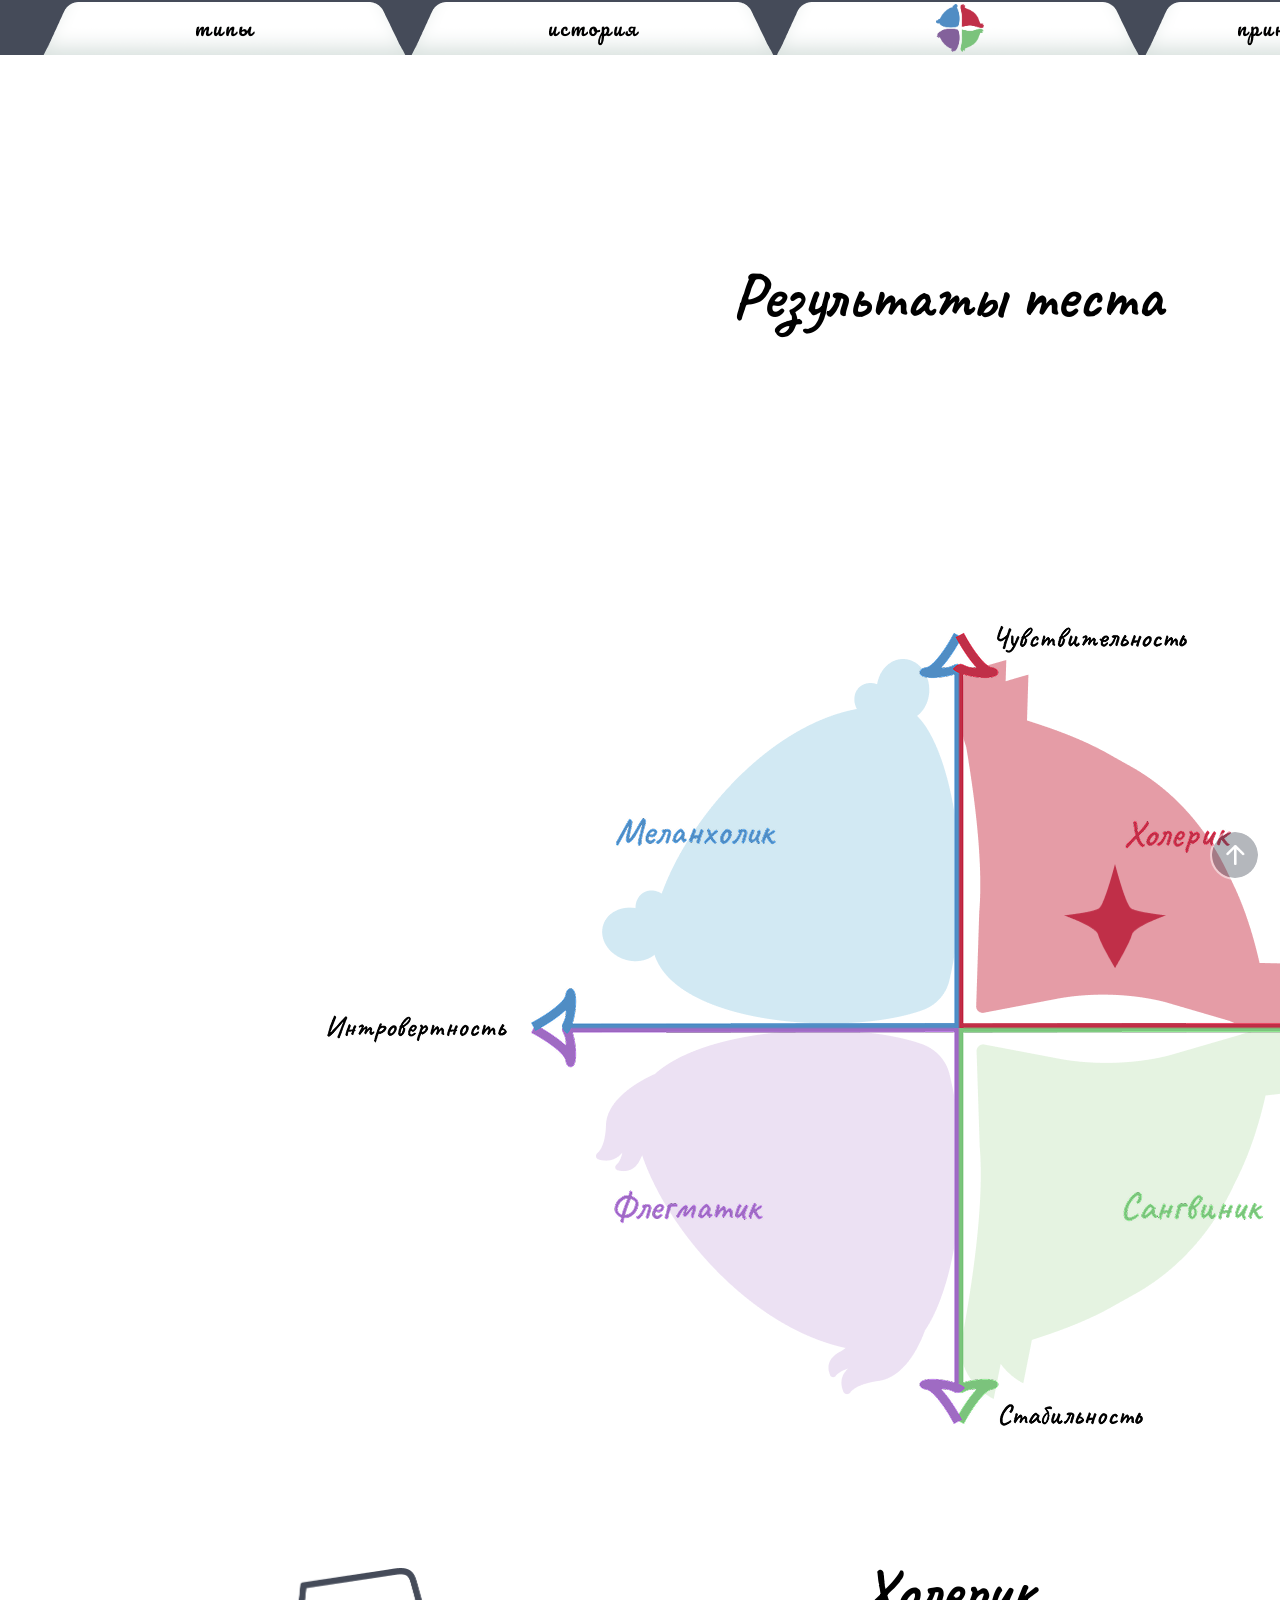
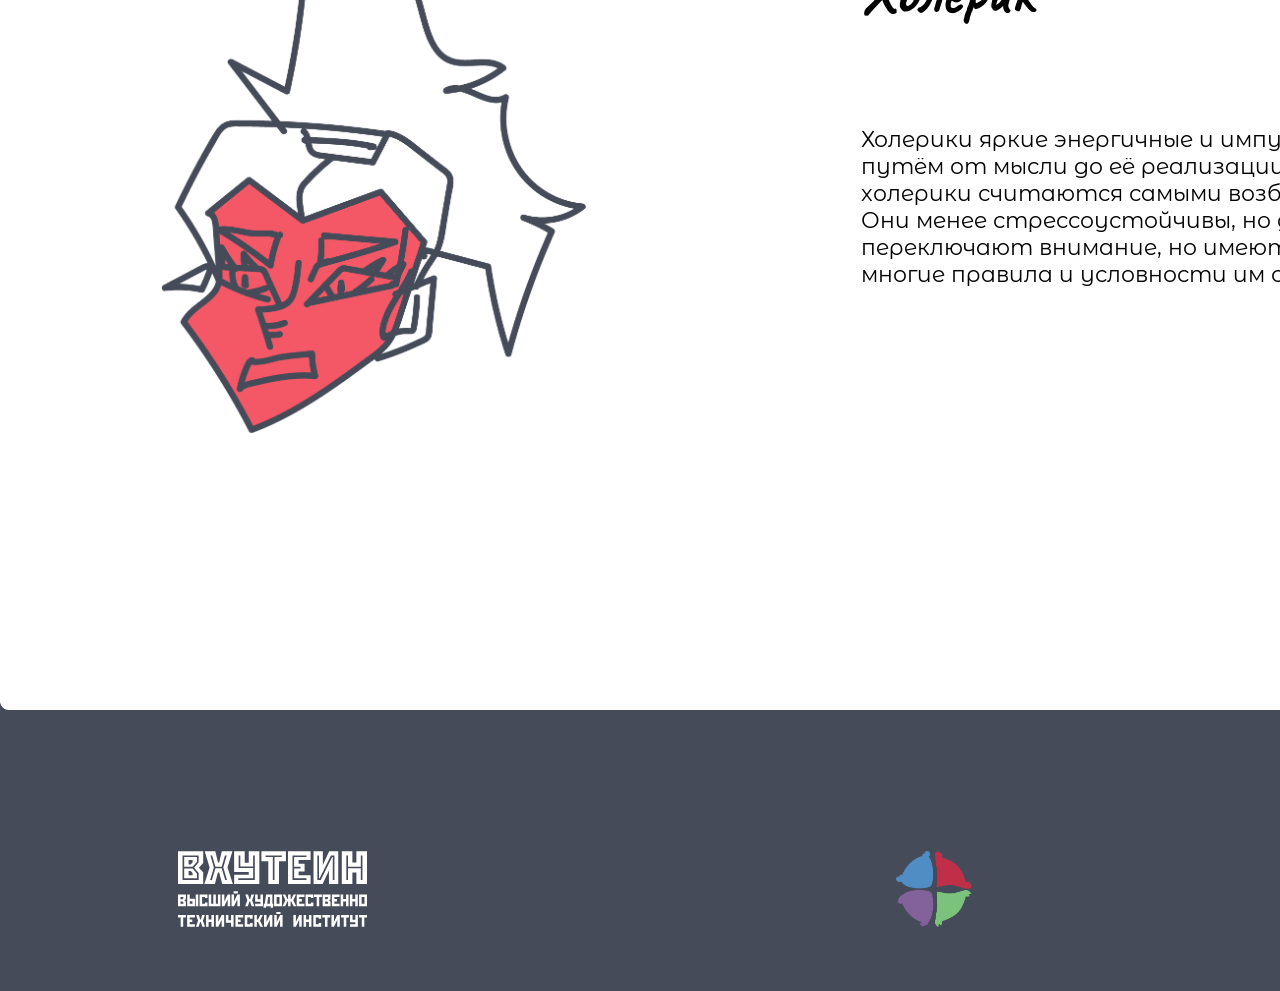
<file: choleric.html>
<!doctype html>
<html>
<head>
<meta charset="utf-8">
<title>choleric</title>
	<link href="https://fonts.googleapis.com/css2?family=Caveat:wght@700&display=swap" rel="stylesheet">
<link href="https://fonts.googleapis.com/css2?family=Montserrat+Alternates:wght@400;500;600;700;800;900&display=swap" rel="stylesheet">
	
	<link rel="stylesheet" href="cholericStyle.css">
	</head>
<body style="background-color: #FFFFFF;">
	  <style>
	 
		 
		  </style>
	
		
		
	 
	<img src="./Images/bg color3.png" id="imgFoto1" alt=""/>
<img src="./Images/фонфон1.png" id="imgFoto0" alt=""/>
<a href="index.html"><img src="./Images/p1 (1).png" id="imgFoto2" alt="Zoom" class="zoom-image"></a>
	<a href="index.html"><img src="./Images/tempp.png" id="imgFoto3" alt="Zoom" class="zoom-image"></a>

<a href="VkrHistory.html"><img src="./Images/история_папка (1).png" id="imgFoto4" alt="Zoom" class="zoom-image"></a>
<img src="./Images/принцип_папка (1).png" id="imgFoto5" alt="Zoom" class="zoom-image">
<a href="VkrTypes.html"><img src="./Images/типы_папка (1).png" id="imgFoto6" alt="Zoom" class="zoom-image"></a>
<a href="VkrTest.html"><img src="./Images/тест (1).png" id="imgFoto7" alt="Zoom" class="zoom-image"></a>
	<pre align="left"><h2 id="text">Результаты теста</h2></pre>
	
	<img src="./Images/схема1.png" id="imgFoto20" alt="Zoom" class="zoom-image3">
<img src="./Images/лицо холерик светлый.png" id="imgFoto21" alt="Zoom" class="classname">
<img src="./Images/звезда1.png" id="imgFoto22" alt="Zoom" class="zoom-image2">

	<h3>Холерик</h3>
	<pre align="left"><h1>Холерики яркие энергичные и импульсивные люди, с коротким 
путём от мысли до её реализации. Из всех типов темперамента 
холерики считаются самыми возбудимыми и эмоциональными. 
Они менее стрессоустойчивы, но достаточно отходчивы и легко 
переключают внимание, но имеют низкий уровень самоконтроля, 
многие правила и условности им скучны.
</h1></pre>
	
	
	
	<a href="index.html"><img src="./Images/tempp.png" id="imgFoto32" alt="Zoom" class="zoom-image"></a>
	<a link href="https://www.vhutein.ru/"><img src="./Images/Logo VHUTEIN.svg" id="imgFoto33" alt=""/></a>
	<a link href="https://vk.com/vhutein?from=groups"><img src="./Images/LogoVk.svg" id="imgFoto34" alt=""/></a>
	<a link href="https://vk.com/vhutein?from=groups"><pre align="left"><h42>vk.com/vhutein</h42></pre></a>
<img src="./Images/Футер.png" id="imgFoto31" alt="Zoom" class="zoom-image5">
	
	<a href="#imgFoto3"><img src="./Images/вверх1.png" id="imgFoto44" alt="" class="zoom-image"></a>
</body>
</html>
</file>
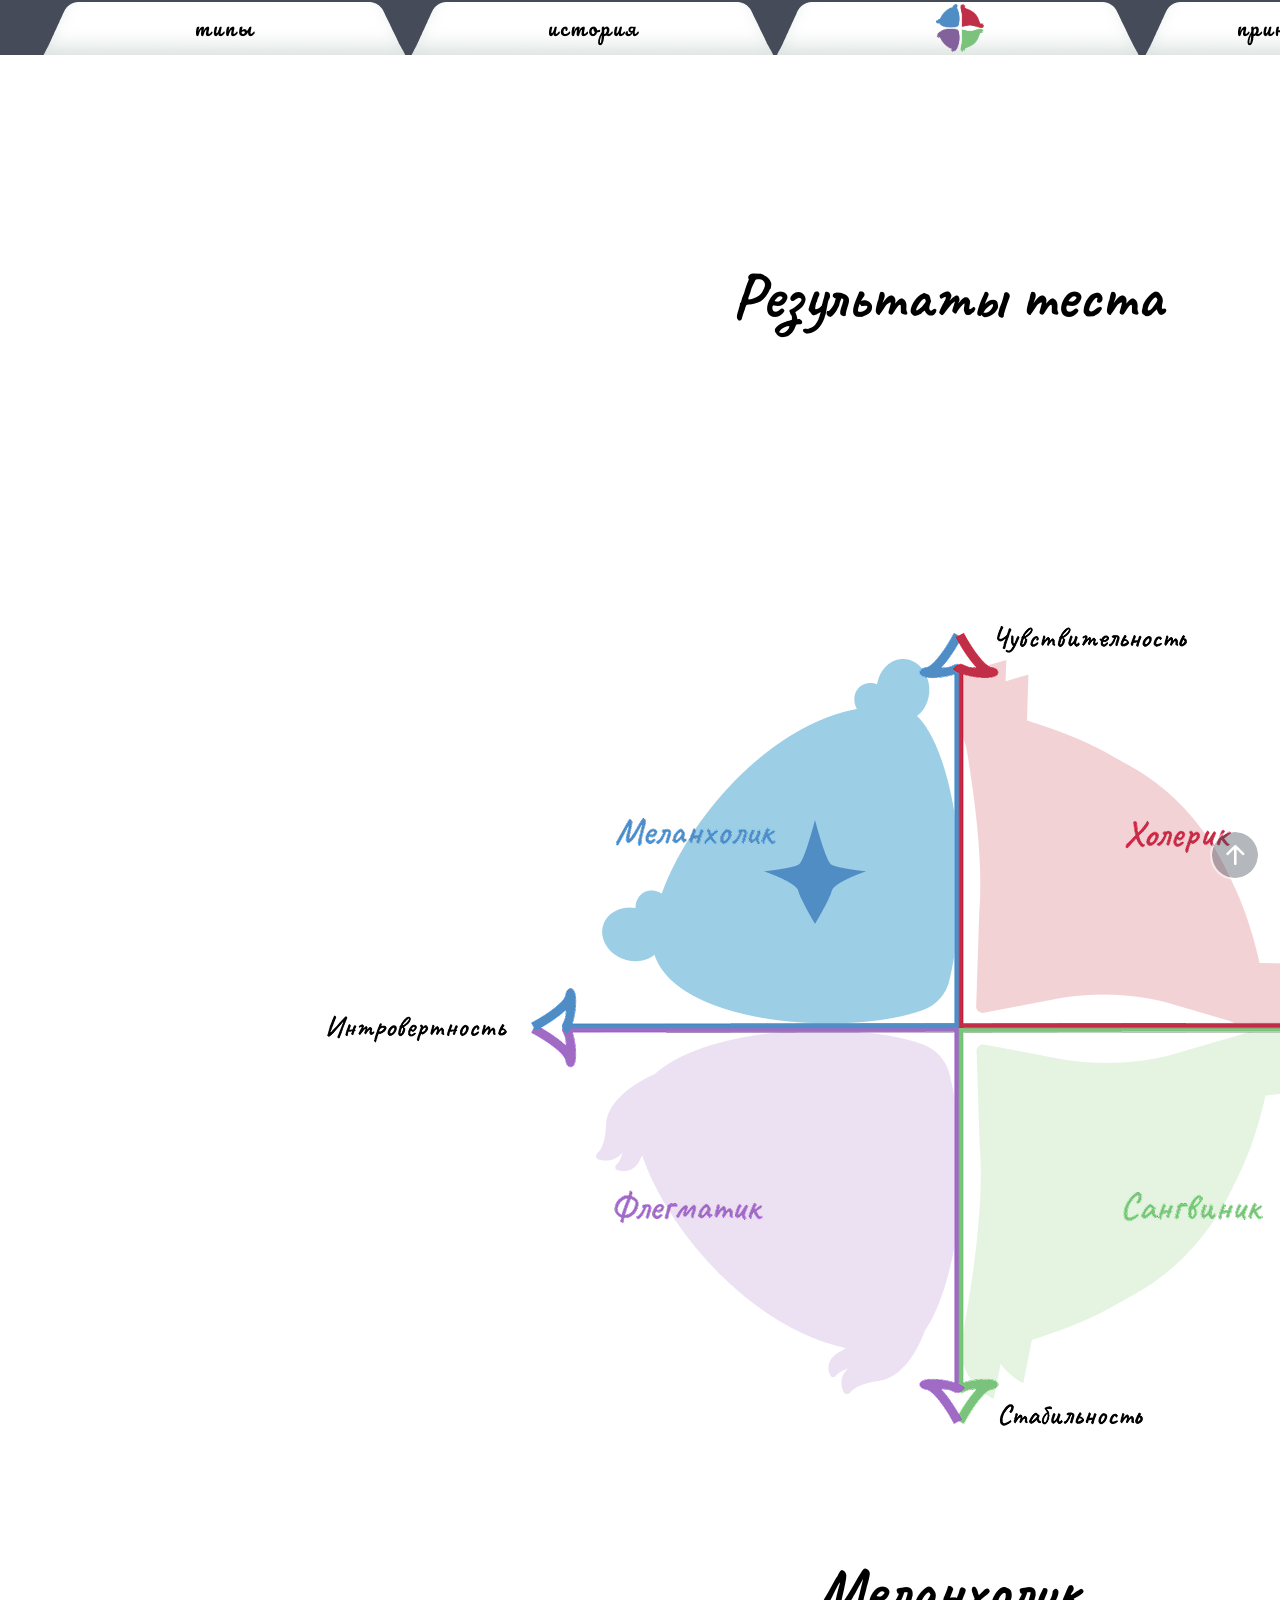
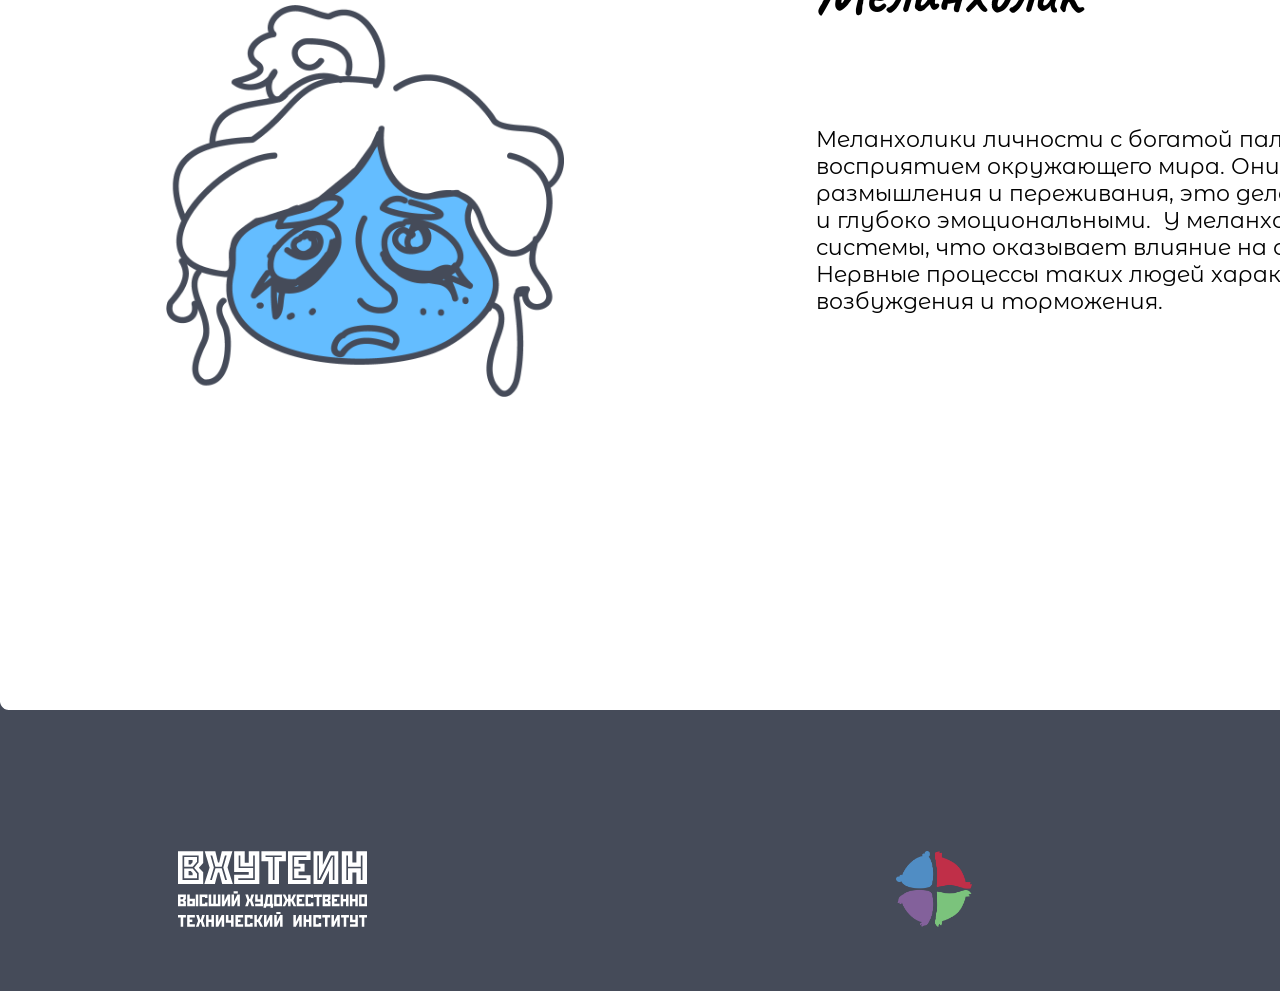
<file: melancholik.html>
<!doctype html>
<html>
<head>
<meta charset="utf-8">
<title>melancholik</title>
	<link href="https://fonts.googleapis.com/css2?family=Caveat:wght@700&display=swap" rel="stylesheet">
<link href="https://fonts.googleapis.com/css2?family=Montserrat+Alternates:wght@400;500;600;700;800;900&display=swap" rel="stylesheet">
	
	<link rel="stylesheet" href="melancholikStyle.css">
	</head>
<body style="background-color: #FFFFFF;">
	  <style>
	 
		 
		  </style>
	
		
		
	 
	<img src="./Images/bg color3.png" id="imgFoto1" alt=""/>
<img src="./Images/фонфон1.png" id="imgFoto0" alt=""/>
<a href="index.html"><img src="./Images/p1 (1).png" id="imgFoto2" alt="Zoom" class="zoom-image"></a>
	<a href="index.html"><img src="./Images/tempp.png" id="imgFoto3" alt="Zoom" class="zoom-image"></a>

<a href="VkrHistory.html"><img src="./Images/история_папка (1).png" id="imgFoto4" alt="Zoom" class="zoom-image"></a>
<img src="./Images/принцип_папка (1).png" id="imgFoto5" alt="Zoom" class="zoom-image">
<a href="VkrTypes.html"><img src="./Images/типы_папка (1).png" id="imgFoto6" alt="Zoom" class="zoom-image"></a>
<a href="VkrTest.html"><img src="./Images/тест (1).png" id="imgFoto7" alt="Zoom" class="zoom-image"></a>
	<pre align="left"><h2 id="text">Результаты теста</h2></pre>
	
	<img src="./Images/схема3.png" id="imgFoto20" alt="Zoom" class="zoom-image3">
<img src="./Images/лицо меланхолик 2.png" id="imgFoto21" alt="Zoom" class="classname">
<img src="./Images/звезда3.png" id="imgFoto22" alt="Zoom" class="zoom-image2">

	<h3>Меланхолик</h3>
	<pre align="left"><h1>Меланхолики личности с богатой палитрой эмоций и тонким 
восприятием окружающего мира. Они погружены в свои чувства, 
размышления и переживания, это делает их очень чуткими 
и глубоко эмоциональными.  У меланхоликов слабый тип нервной 
системы, что оказывает влияние на особенности их личности. 
Нервные процессы таких людей характеризуются слабостью 
возбуждения и торможения.
</h1></pre>
	
	
	
	<a href="index.html"><img src="./Images/tempp.png" id="imgFoto32" alt="Zoom" class="zoom-image"></a>
	<a link href="https://www.vhutein.ru/"><img src="./Images/Logo VHUTEIN.svg" id="imgFoto33" alt=""/></a>
	<a link href="https://vk.com/vhutein?from=groups"><img src="./Images/LogoVk.svg" id="imgFoto34" alt=""/></a>
	<a link href="https://vk.com/vhutein?from=groups"><pre align="left"><h42>vk.com/vhutein</h42></pre></a>
<img src="./Images/Футер.png" id="imgFoto31" alt="Zoom" class="zoom-image5">
	
	<a href="#imgFoto3"><img src="./Images/вверх1.png" id="imgFoto44" alt="" class="zoom-image"></a>
</body>
</html>
</file>
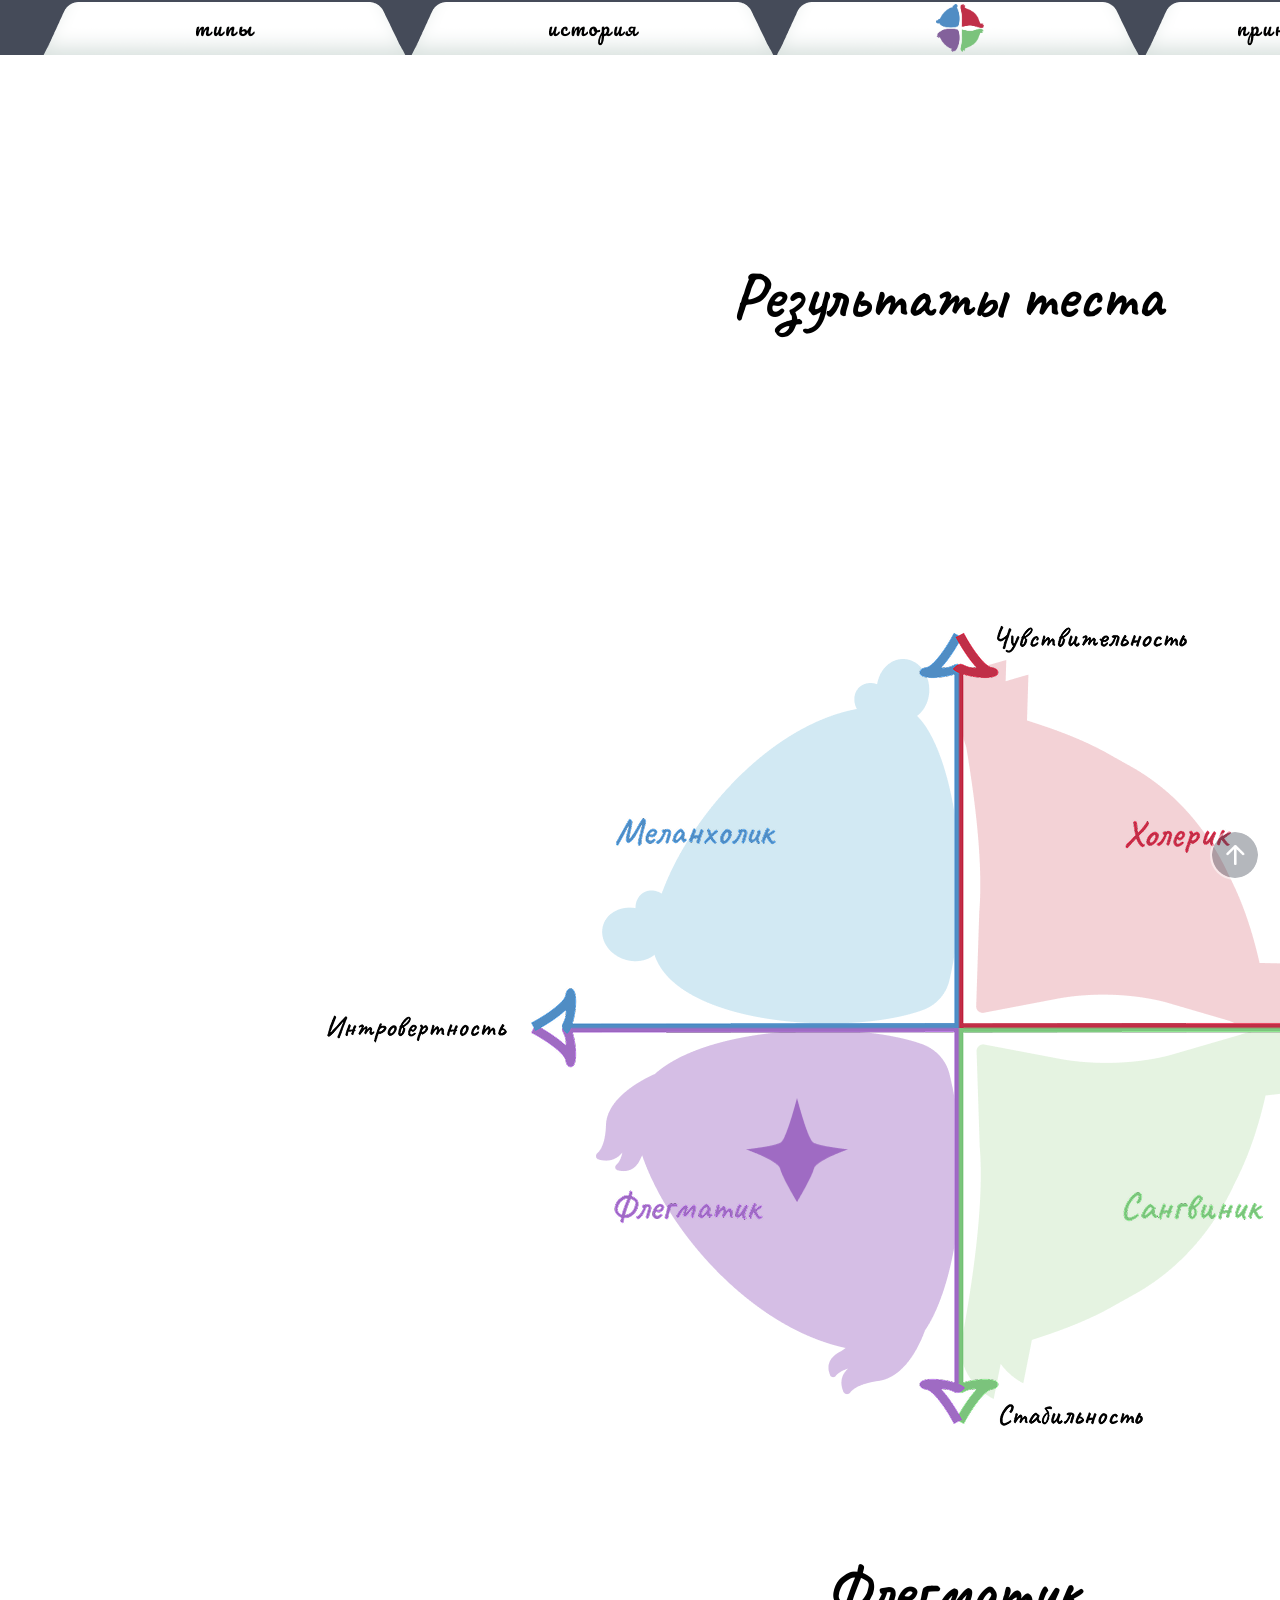
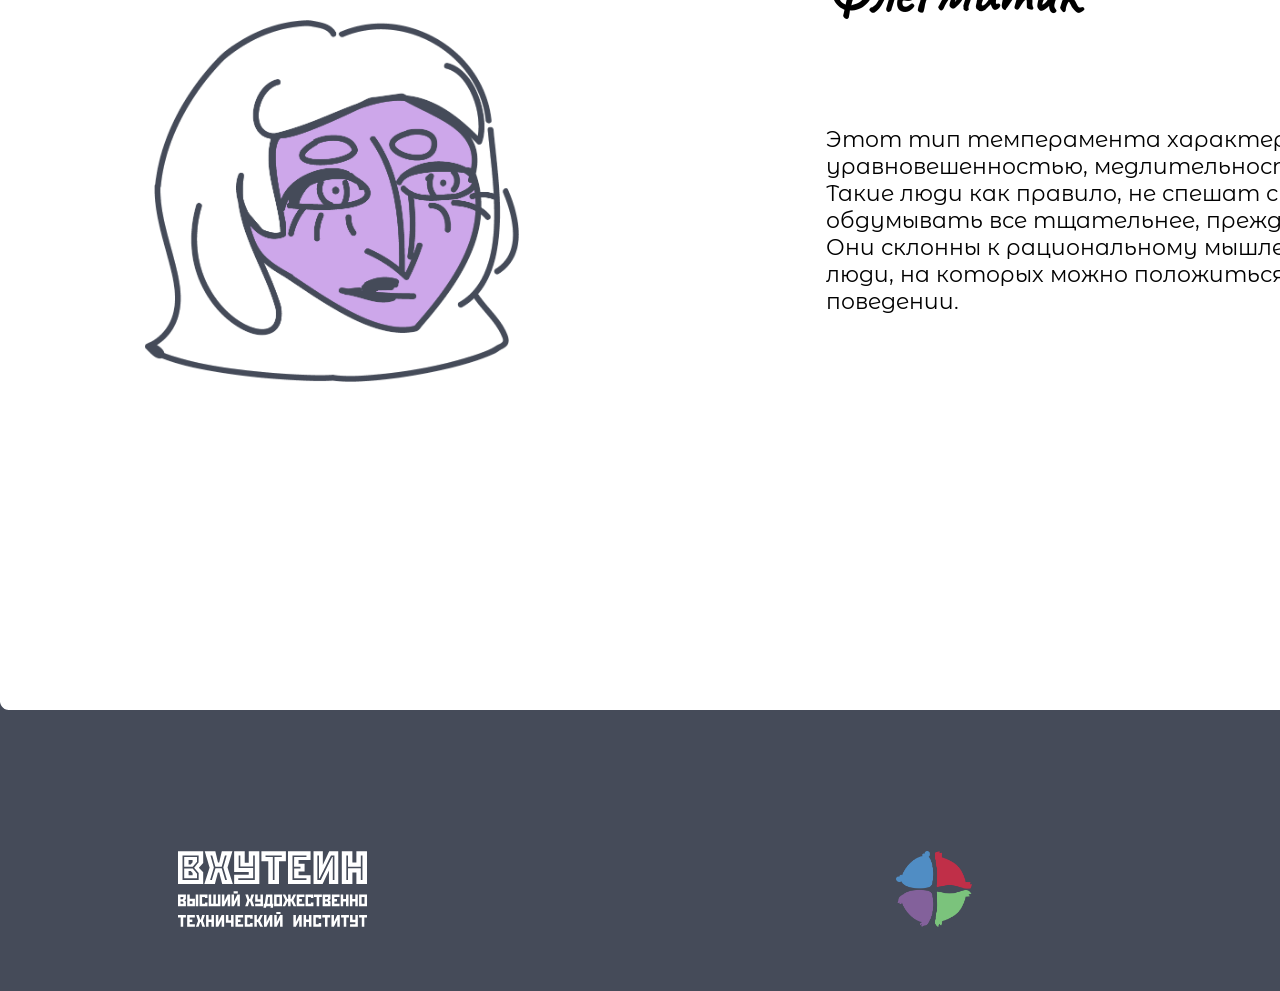
<file: phlegmatic.html>
<!doctype html>
<html>
<head>
<meta charset="utf-8">
<title>phlegmatic</title>
	<link href="https://fonts.googleapis.com/css2?family=Caveat:wght@700&display=swap" rel="stylesheet">
<link href="https://fonts.googleapis.com/css2?family=Montserrat+Alternates:wght@400;500;600;700;800;900&display=swap" rel="stylesheet">
	
	<link rel="stylesheet" href="phlegmaticStyle.css">
	</head>
<body style="background-color: #FFFFFF;">
	  <style>
	 
		 
		  </style>
	
		
		
	 
	<img src="./Images/bg color3.png" id="imgFoto1" alt=""/>
<img src="./Images/фонфон1.png" id="imgFoto0" alt=""/>
<a href="index.html"><img src="./Images/p1 (1).png" id="imgFoto2" alt="Zoom" class="zoom-image"></a>
	<a href="index.html"><img src="./Images/tempp.png" id="imgFoto3" alt="Zoom" class="zoom-image"></a>

<a href="VkrHistory.html"><img src="./Images/история_папка (1).png" id="imgFoto4" alt="Zoom" class="zoom-image"></a>
<img src="./Images/принцип_папка (1).png" id="imgFoto5" alt="Zoom" class="zoom-image">
<a href="VkrTypes.html"><img src="./Images/типы_папка (1).png" id="imgFoto6" alt="Zoom" class="zoom-image"></a>
<a href="VkrTest.html"><img src="./Images/тест (1).png" id="imgFoto7" alt="Zoom" class="zoom-image"></a>
	<pre align="left"><h2 id="text">Результаты теста</h2></pre>
	
	<img src="./Images/схема4.png" id="imgFoto20" alt="Zoom" class="zoom-image3">
<img src="./Images/лицо флегматик 2.png" id="imgFoto21" alt="Zoom" class="classname">
<img src="./Images/звезда4.png" id="imgFoto22" alt="Zoom" class="zoom-image2">

	<h3>Флегматик</h3>
	<pre align="left"><h1>Этот тип темперамента характеризуется спокойствием, 
уравновешенностью, медлительностью и невозмутимостью. 
Такие люди как правило, не спешат с решениями, и предпочитают 
обдумывать все тщательнее, прежде чем действовать. 
Они склонны к рациональному мышлению. Флегматики надёжные 
люди, на которых можно положиться, они стабильные в своём 
поведении.
</h1></pre>
	
	
	
	<a href="index.html"><img src="./Images/tempp.png" id="imgFoto32" alt="Zoom" class="zoom-image"></a>
	<a link href="https://www.vhutein.ru/"><img src="./Images/Logo VHUTEIN.svg" id="imgFoto33" alt=""/></a>
	<a link href="https://vk.com/vhutein?from=groups"><img src="./Images/LogoVk.svg" id="imgFoto34" alt=""/></a>
	<a link href="https://vk.com/vhutein?from=groups"><pre align="left"><h42>vk.com/vhutein</h42></pre></a>
<img src="./Images/Футер.png" id="imgFoto31" alt="Zoom" class="zoom-image5">
	
	<a href="#imgFoto3"><img src="./Images/вверх1.png" id="imgFoto44" alt="" class="zoom-image"></a>
</body>
</html>
</file>
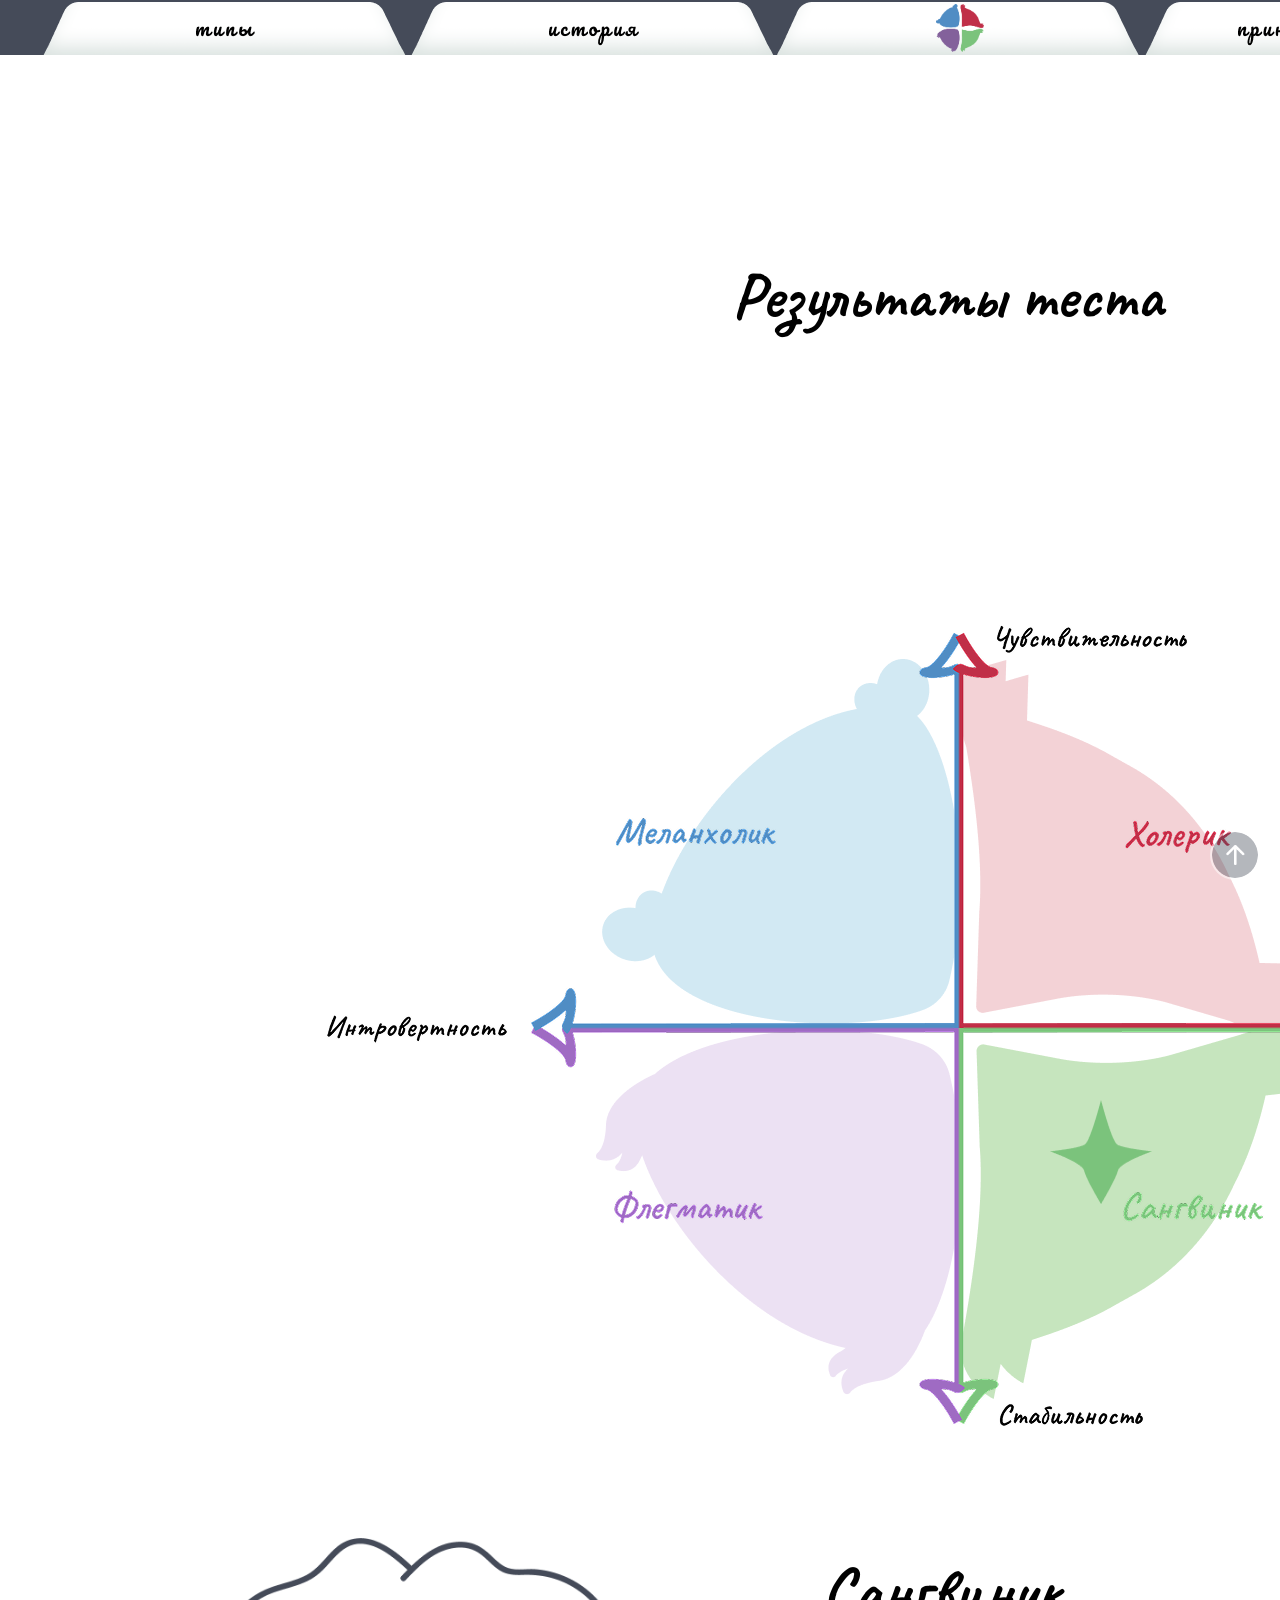
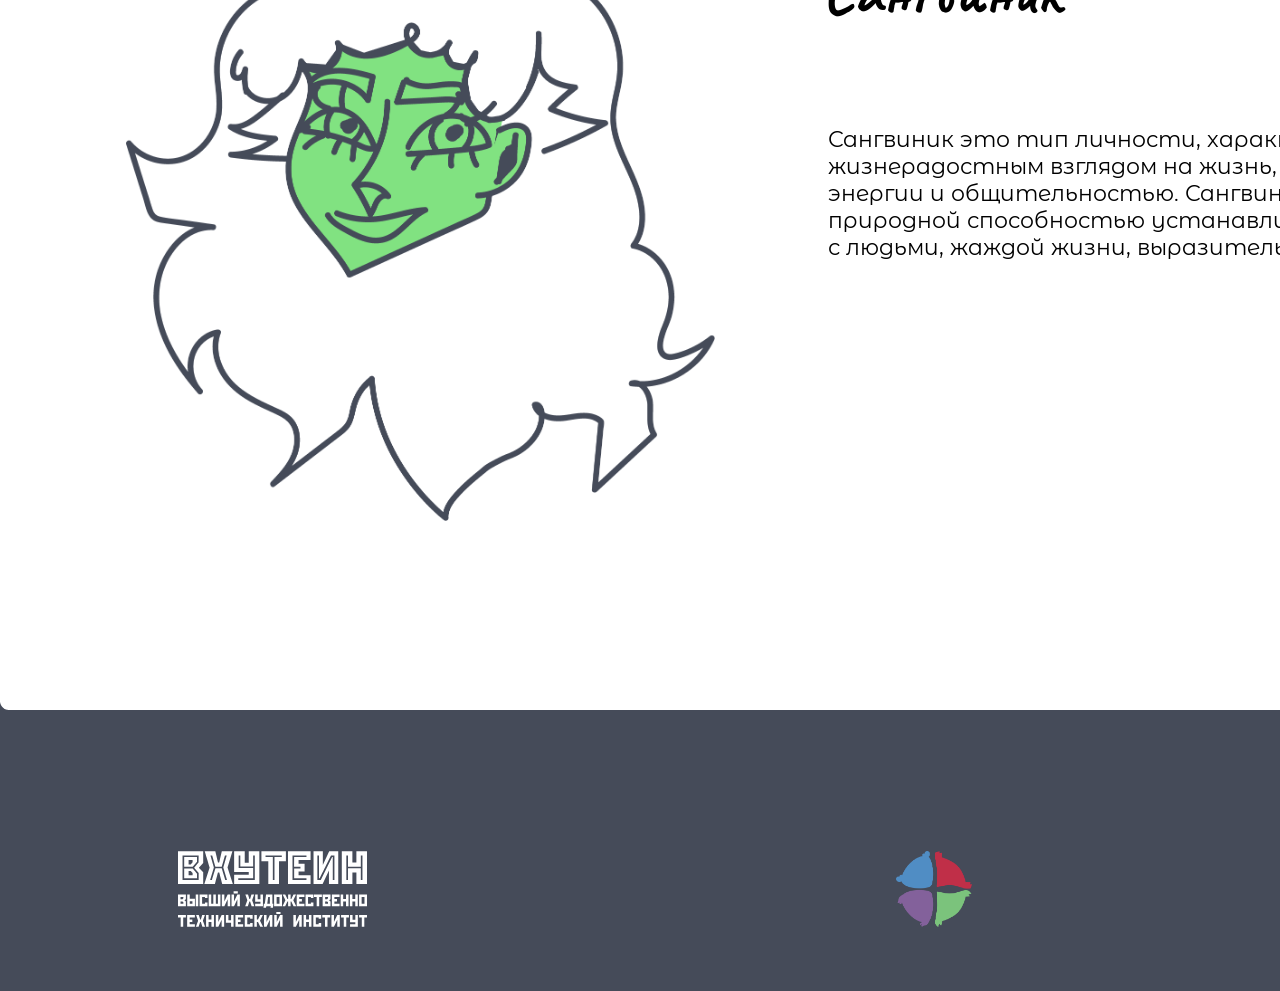
<file: sanguine.html>
<!doctype html>
<html>
<head>
<meta charset="utf-8">
<title>sanguine</title>
	<link href="https://fonts.googleapis.com/css2?family=Caveat:wght@700&display=swap" rel="stylesheet">
<link href="https://fonts.googleapis.com/css2?family=Montserrat+Alternates:wght@400;500;600;700;800;900&display=swap" rel="stylesheet">
	
	<link rel="stylesheet" href="sanguineStyle.css">
	</head>
<body style="background-color: #FFFFFF;">
	  <style>
	 
		 
		  </style>
	
		
		
	 
	<img src="./Images/bg color3.png" id="imgFoto1" alt=""/>
<img src="./Images/фонфон1.png" id="imgFoto0" alt=""/>
<a href="index.html"><img src="./Images/p1 (1).png" id="imgFoto2" alt="Zoom" class="zoom-image"></a>
	<a href="index.html"><img src="./Images/tempp.png" id="imgFoto3" alt="Zoom" class="zoom-image"></a>

<a href="VkrHistory.html"><img src="./Images/история_папка (1).png" id="imgFoto4" alt="Zoom" class="zoom-image"></a>
<img src="./Images/принцип_папка (1).png" id="imgFoto5" alt="Zoom" class="zoom-image">
<a href="VkrTypes.html"><img src="./Images/типы_папка (1).png" id="imgFoto6" alt="Zoom" class="zoom-image"></a>
<a href="VkrTest.html"><img src="./Images/тест (1).png" id="imgFoto7" alt="Zoom" class="zoom-image"></a>
	<pre align="left"><h2 id="text">Результаты теста</h2></pre>
	
	<img src="./Images/схема2.png" id="imgFoto20" alt="Zoom" class="zoom-image3">
<img src="./Images/лицо сангвиник 2.png" id="imgFoto21" alt="Zoom" class="classname">
<img src="./Images/звезда2.png" id="imgFoto22" alt="Zoom" class="zoom-image2">

	<h3>Сангвиник</h3>
	<pre align="left"><h1>Сангвиник это тип личности, характеризующийся 
жизнерадостным взглядом на жизнь, высоким уровнем 
энергии и общительностью. Сангвиники обладают 
природной способностью устанавливать контакты 
с людьми, жаждой жизни, выразительностью эмоций.
</h1></pre>
	
	
	
	<a href="index.html"><img src="./Images/tempp.png" id="imgFoto32" alt="Zoom" class="zoom-image"></a>
	<a link href="https://www.vhutein.ru/"><img src="./Images/Logo VHUTEIN.svg" id="imgFoto33" alt=""/></a>
	<a link href="https://vk.com/vhutein?from=groups"><img src="./Images/LogoVk.svg" id="imgFoto34" alt=""/></a>
	<a link href="https://vk.com/vhutein?from=groups"><pre align="left"><h42>vk.com/vhutein</h42></pre></a>
<img src="./Images/Футер.png" id="imgFoto31" alt="Zoom" class="zoom-image5">
	
	<a href="#imgFoto3"><img src="./Images/вверх1.png" id="imgFoto44" alt="" class="zoom-image"></a>
</body>
</html>
</file>
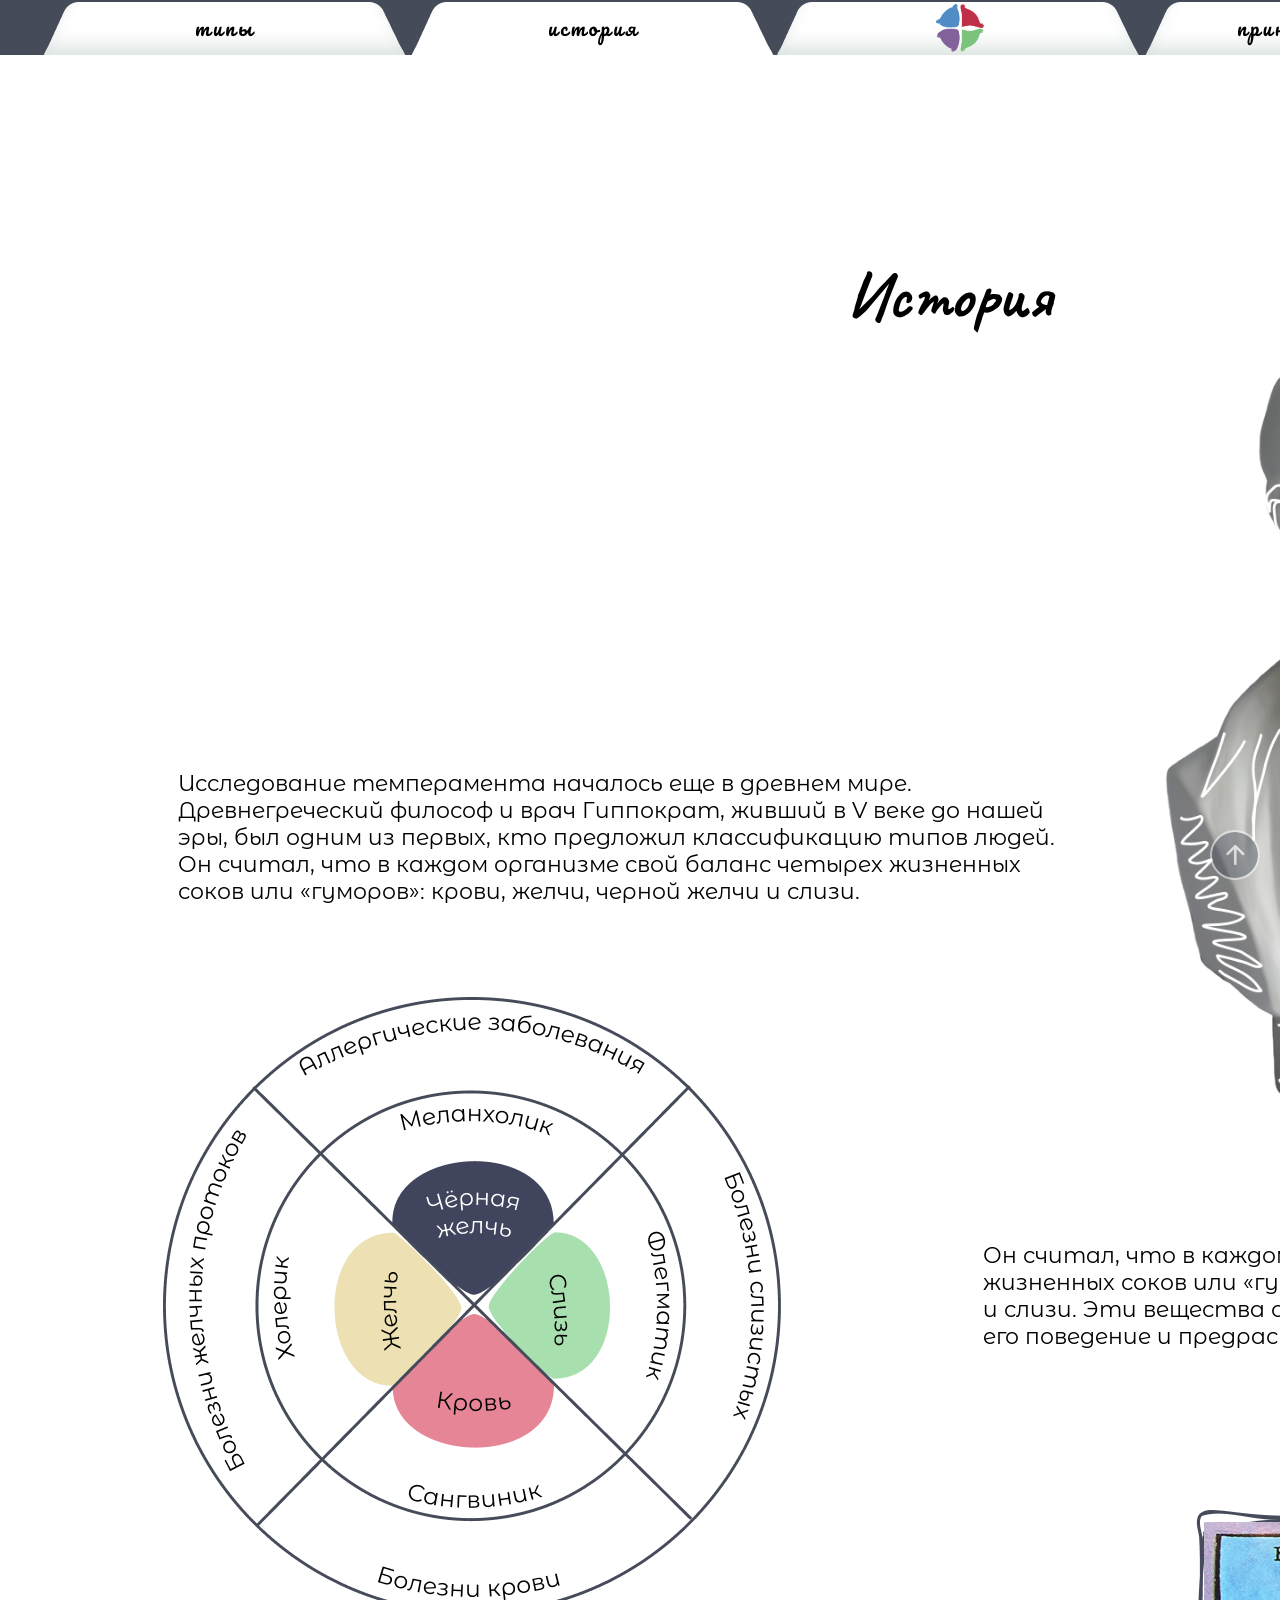
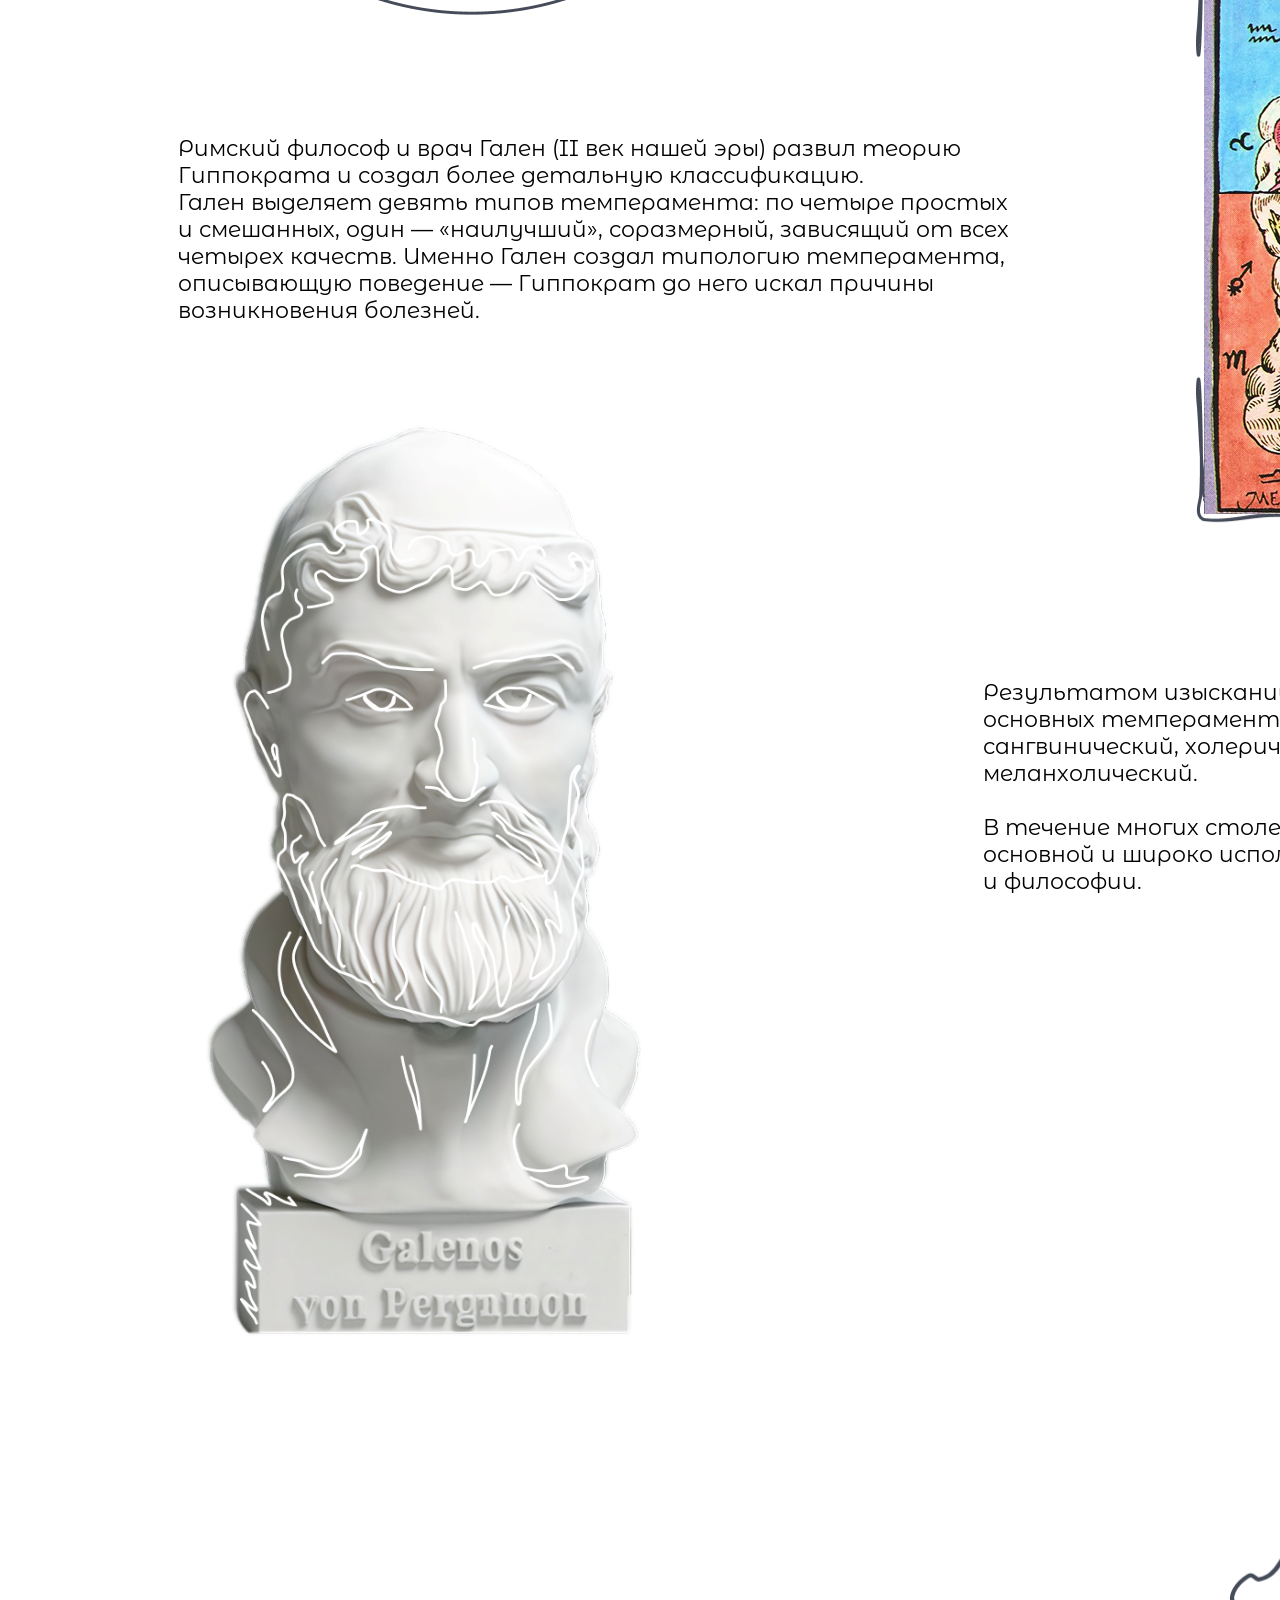
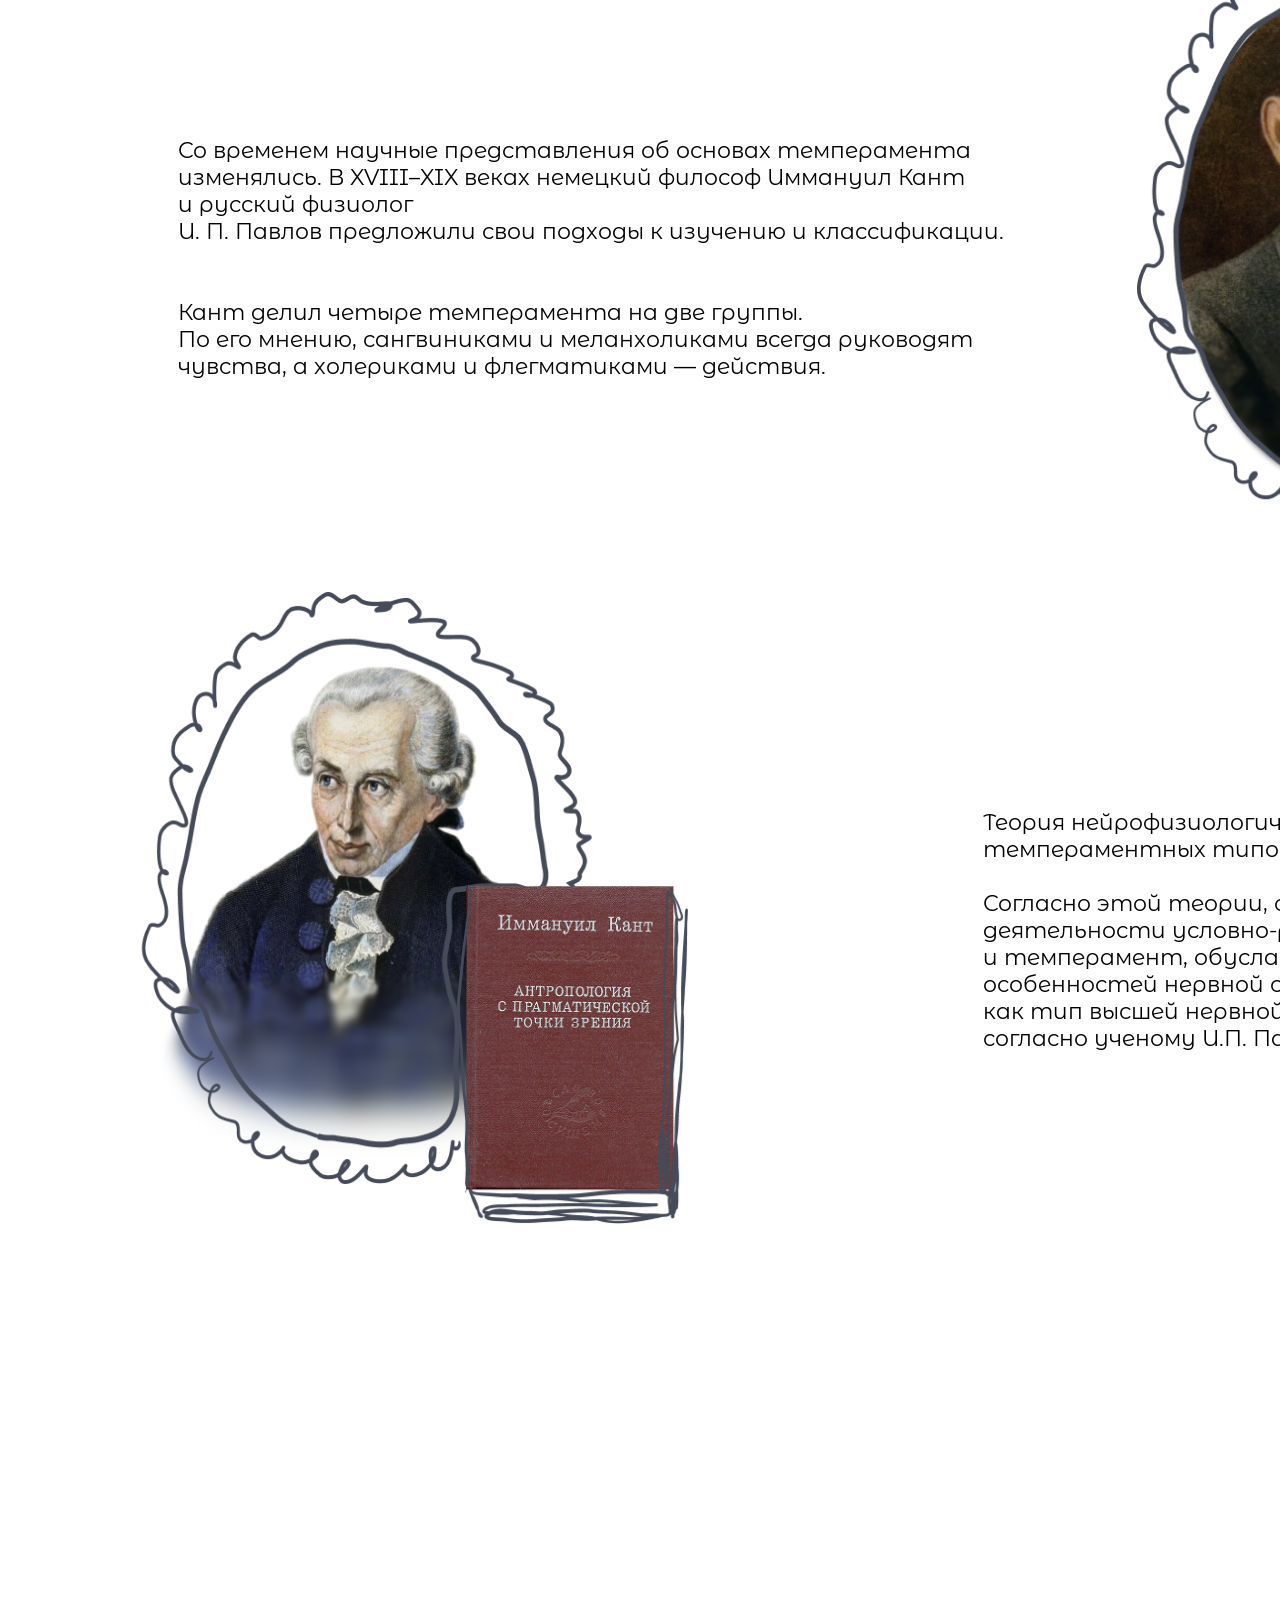
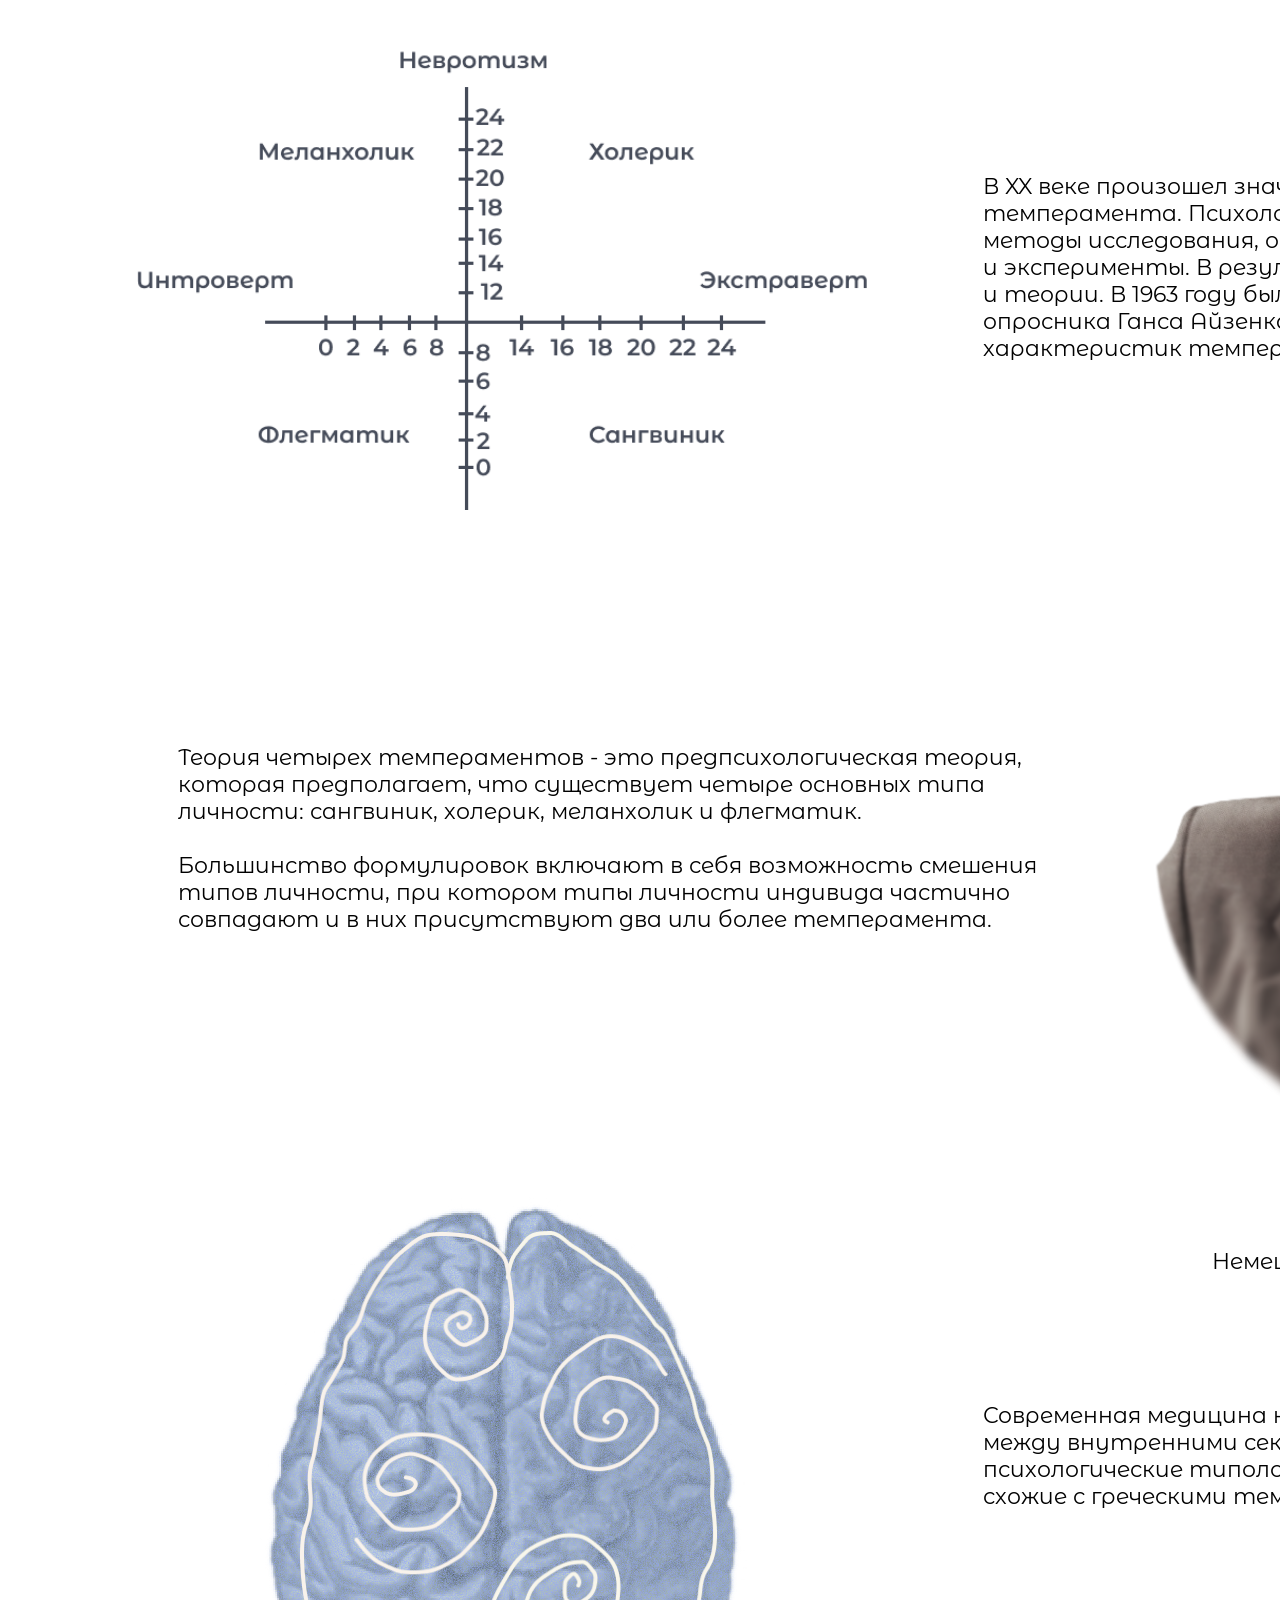
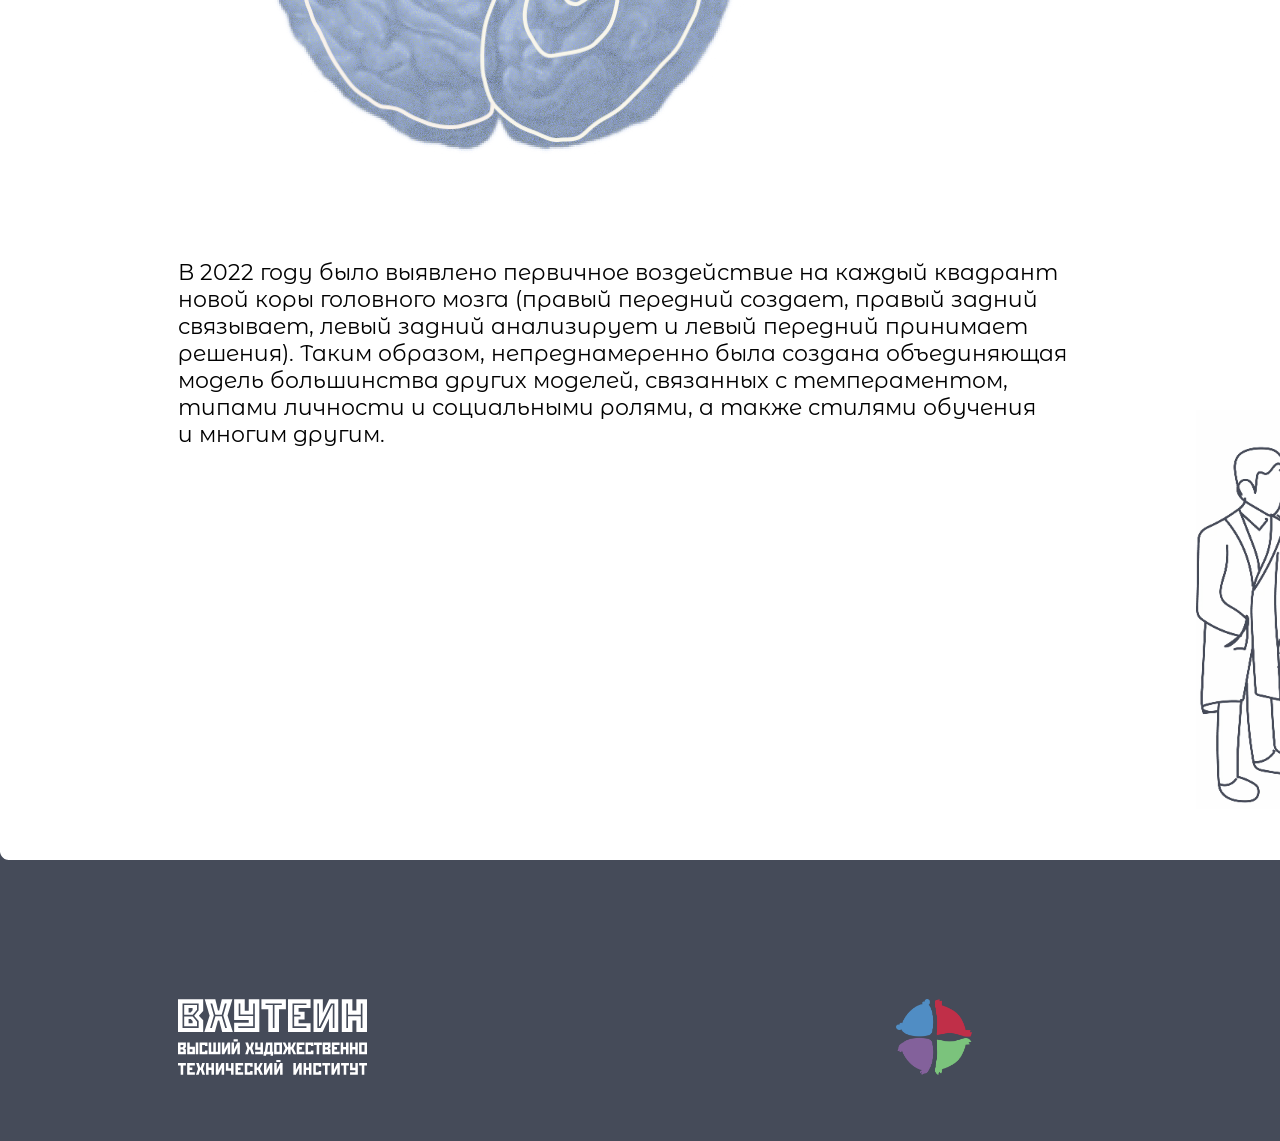
<file: VkrHistory.html>
<!doctype html>
<html>
<head>
<meta charset="utf-8">
<title>temperament</title>
	<link href="https://fonts.googleapis.com/css2?family=Caveat:wght@700&display=swap" rel="stylesheet">
<link href="https://fonts.googleapis.com/css2?family=Montserrat+Alternates:wght@400;500;600;700;800;900&display=swap" rel="stylesheet">
	
	<link rel="stylesheet" href="VkrHistoryStyle.css">
	</head>
<body style="background-color: #FFFFFF;">
	  <style>
	  video::-webkit-media-controls {
	  display:none;
		  }
		  </style>
	<img src="./Images/bg color2.png" id="imgFoto1" alt=""/>
<img src="./Images/фонфон1.png" id="imgFoto0" alt=""/>
<a href="index.html"><img src="./Images/p1 (1).png" id="imgFoto2" alt="Zoom" class="zoom-image"></a>
	<a href="index.html"><img src="./Images/tempp.png" id="imgFoto3" alt="Zoom" class="zoom-image"></a>

<img src="./Images/историяпапка2.png" id="imgFoto4" alt="Zoom" class="zoom-image">
<a href="VkrWorks.html"><img src="./Images/принцип_папка (1).png" id="imgFoto5" alt="Zoom" class="zoom-image"></a>
<a href="VkrTypes.html"><img src="./Images/типы_папка (1).png" id="imgFoto6" alt="Zoom" class="zoom-image"></a>
<a href="VkrTest.html"><img src="./Images/тест_папка (1).png" id="imgFoto7" alt="Zoom" class="zoom-image"></a>
	<h17 id="text">История</h17>

<img src="./Images/gipokrat line.png" id="imgFoto20" alt="Zoom" class="classname">
<img src="./Images/gipokrat 1.png" id="imgFoto21" alt="Zoom" class="">
<img src="./Images/Tabli (2).png" id="imgFoto22" alt="Zoom" class="zoom-image4">
<img src="./Images/ramka (1).png" id="imgFoto23" alt="Zoom" class="">
	
<div class="dragItem" style="width:100px; height:100px; background:none; position:absolute; left:4px; top:0px; cursor:pointer;">
	<img src="./Images/flegmat.png" id="imgFoto24" alt="Zoom" class="zoom-image3"></div>
<div class="dragItem" style="width:100px; height:100px; background:none; position:absolute; left:5px; top:0px; cursor:pointer;">
	<img src="./Images/sangvin.png" id="imgFoto25" alt="Zoom" class="zoom-image3"></div>
<div class="dragItem" style="width:100px; height:100px; background:none; position:absolute; left:4px; top:0px; cursor:pointer;">
	<img src="./Images/melanc.png" id="imgFoto26" alt="Zoom" class="zoom-image3"></div>
<div class="dragItem" style="width:100px; height:100px; background:none; position:absolute; left:5px; top:0px; cursor:pointer;"><img src="./Images/coleric.png" id="imgFoto27" alt="Zoom" class="zoom-image3"></div>
	<script>
	// 1. Выбираем все элементы с классом .dragItem
const items = document.querySelectorAll(".dragItem");

items.forEach(item => {
  // Отмена встроенного браузерного drag-and-drop
  item.ondragstart = () => false;

  item.addEventListener('mousedown', function(event) {
    // 'this' или 'event.currentTarget' ссылается на текущий перетаскиваемый элемент
    let currentItem = this;

    // Подготовка: вычисляем сдвиг
    let shiftX = event.clientX - currentItem.getBoundingClientRect().left;
    let shiftY = event.clientY - currentItem.getBoundingClientRect().top;

    // Стили для перетаскивания
    currentItem.style.position = 'absolute';
    currentItem.style.zIndex = 1000;
    
    // Переносим элемент в body, чтобы он был поверх всех
    document.body.append(currentItem);

    // Функция перемещения
    function moveAt(pageX, pageY) {
      currentItem.style.left = pageX - shiftX + 'px';
      currentItem.style.top = pageY - shiftY + 'px';
    }

    // Перемещаем на текущие координаты курсора
    moveAt(event.pageX, event.pageY);

    // Функция слежения за мышью
    function onMouseMove(e) {
      moveAt(e.pageX, e.pageY);
    }

    // Добавляем обработчик перемещения мыши
    document.addEventListener('mousemove', onMouseMove);

    // При отпускании мыши
    currentItem.onmouseup = function() {
      document.removeEventListener('mousemove', onMouseMove);
      currentItem.onmouseup = null; // Очищаем обработчик
    };
  });
});</script>
	
<img src="./Images/gallen line.png" id="imgFoto28" alt="Zoom" class="classname">
<img src="./Images/gallen.png" id="imgFoto29" alt="Zoom" class="">
	<pre align="left"><h1>Исследование темперамента началось еще в древнем мире. 
Древнегреческий философ и врач Гиппократ, живший в V веке до нашей 
эры, был одним из первых, кто предложил классификацию типов людей. 
Он считал, что в каждом организме свой баланс четырех жизненных 
соков или «гуморов»: крови, желчи, черной желчи и слизи.</h1></pre>
<pre align="left"><h2>Он считал, что в каждом организме свой баланс четырех 
жизненных соков или «гуморов»: крови, желчи, черной желчи 
и слизи. Эти вещества определяют характер человека, 
его поведение и предрасположенность к заболеваниям.</h2></pre>
<pre align="left"><h3>Римский философ и врач Гален (II век нашей эры) развил теорию 
Гиппократа и создал более детальную классификацию. 
Гален выделяет девять типов темперамента: по четыре простых 
и смешанных, один — «наилучший», соразмерный, зависящий от всех 
четырех качеств. Именно Гален создал типологию темперамента, 
описывающую поведение — Гиппократ до него искал причины 
возникновения болезней.</h3></pre>
<pre align="left"><h4>Результатом изысканий этих двух учёных стали четыре 
основных темперамента, которые мы знаем теперь: 
сангвинический, холерический, флегматический, 
меланхолический. 

В течение многих столетий эта классификация оставалась 
основной и широко использовалась в медицине, психологии 
и философии.</h4></pre>
	<pre align="left"><h5>Со временем научные представления об основах темперамента 
изменялись. В XVIII–XIX веках немецкий философ Иммануил Кант 
и русский физиолог 
И. П. Павлов предложили свои подходы к изучению и классификации.


Кант делил четыре темперамента на две группы. 
По его мнению, сангвиниками и меланхоликами всегда руководят 
чувства, а холериками и флегматиками — действия.</h5></pre>
	<img src="./Images/frame 1 (3).png" id="imgFoto30" alt="Zoom" class="zoom-image2">
	<img src="./Images/book1 (1).png" id="imgFoto31" alt="Zoom" class="zoom-image2">
	<pre align="left"><h6>Теория нейрофизиологического характера — взаимосвязь 
темпераментных типов с нервной системой. 

Согласно этой теории, специфические свойства 
деятельности условно-рефлекторного характера 
и темперамент, обуславливаемые совокупностью 
особенностей нервной системы, понимаются 
как тип высшей нервной деятельности (ВНД), 
согласно ученому И.П. Павлову.</h6></pre>
	<img src="./Images/frame 2 (6).png" id="imgFoto32" alt="Zoom" class="zoom-image2">
	<img src="./Images/book2 (1).png" id="imgFoto33" alt="Zoom" class="zoom-image2">
	<img src="./Images/tablits (1).png" id="imgFoto34" alt="Zoom" class="zoom-image2">
	<pre align="left"><h7>В XX веке произошел значительный прорыв в изучении 
темперамента. Психологи начали применять новые научные 
методы исследования, опираясь на статистический анализ 
и эксперименты. В результате возникли новые классификации 
и теории. В 1963 году была разработана первая версия 
опросника Ганса Айзенка, направленная на изучение 
характеристик темперамента.</h7></pre>
	<pre align="left"><h8>Теория четырех темпераментов - это предпсихологическая теория, 
которая предполагает, что существует четыре основных типа 
личности: сангвиник, холерик, меланхолик и флегматик.
 
Большинство формулировок включают в себя возможность смешения 
типов личности, при котором типы личности индивида частично 
совпадают и в них присутствуют два или более темперамента.</h8></pre>
	<img src="./Images/line G.png" id="imgFoto35" alt="Zoom" class="classname">
<img src="./Images/Hans.Eysenck 1.png" id="imgFoto36" alt="Zoom" class="">
	<pre align="left"><h9>Современная медицина не определяет четкой взаимосвязи 
между внутренними секрециями и личностью, хотя некоторые 
психологические типологии личности используют категории, 
схожие с греческими темпераментами.</h9></pre>
	<img src="./Images/brain2.png" id="imgFoto37" alt="Zoom" class="classname">
<img src="./Images/brain.png" id="imgFoto38" alt="Zoom" class="">
	<pre align="left"><h10>В 2022 году было выявлено первичное воздействие на каждый квадрант 
новой коры головного мозга (правый передний создает, правый задний 
связывает, левый задний анализирует и левый передний принимает 
решения). Таким образом, непреднамеренно была создана объединяющая 
модель большинства других моделей, связанных с темпераментом, 
типами личности и социальными ролями, а также стилями обучения 
и многим другим.</h10></pre>
	<pre align="left"><h11>Ганс Юрген Айзенк.</h11></pre>
	<pre align="left"><h12>Немецко-британский учёный-психолог</h12></pre>
	
	<img src="./Images/учёные.gif" id="imgFoto43" alt="Zoom" class="">
	
	<a href="index.html"><img src="./Images/tempp.png" id="imgFoto14" alt="Zoom" class="zoom-image"></a>
	<a link href="https://www.vhutein.ru/"><img src="./Images/Logo VHUTEIN.svg" id="imgFoto15" alt=""/></a>
	<a link href="https://vk.com/vhutein?from=groups"><img src="./Images/LogoVk.svg" id="imgFoto16" alt=""/></a>
	<a link href="https://vk.com/vhutein?from=groups"><pre align="left"><h16>vk.com/vhutein</h16></pre></a>
<img src="./Images/Футер.png" id="imgFoto13" alt="Zoom" class="zoom-image5">
	
	<a href="#imgFoto3"><img src="./Images/вверх1.png" id="imgFoto44" alt="" class="zoom-image"></a>
	
	
</body>
</html>
</file>
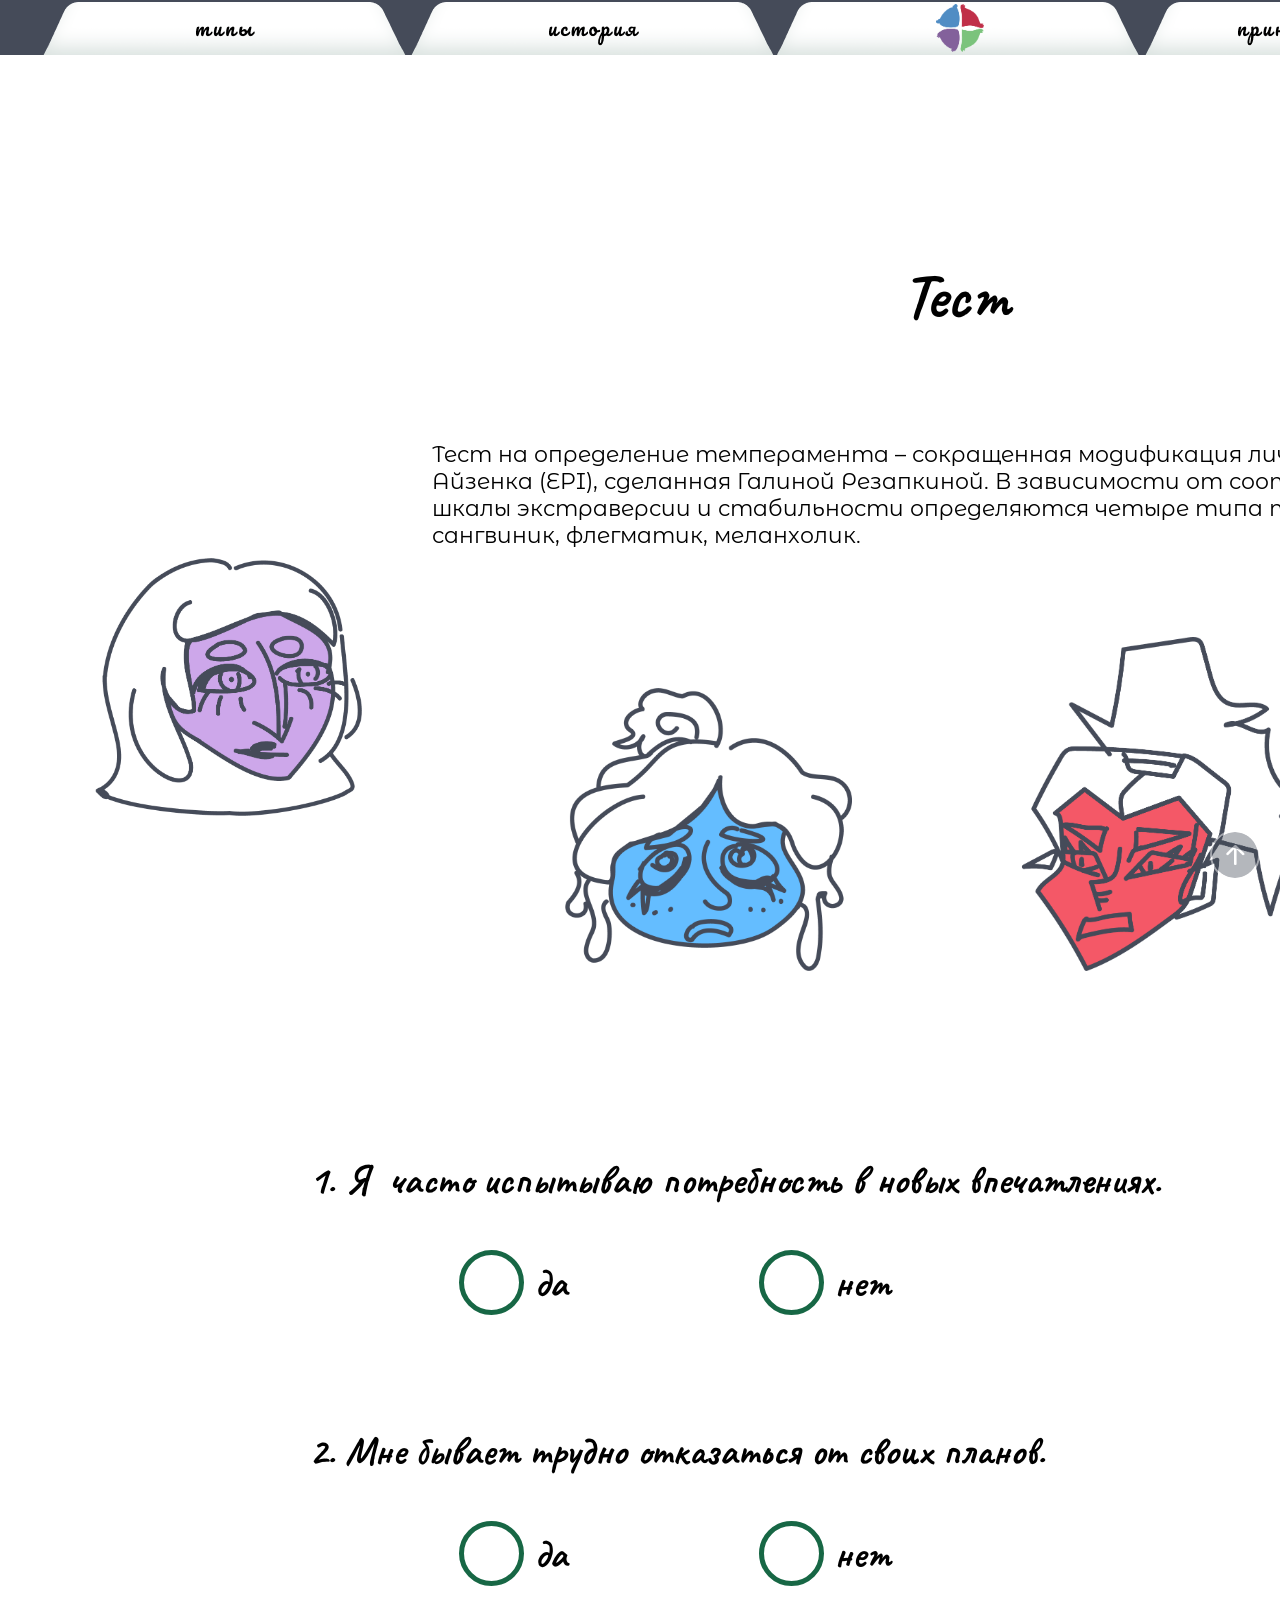
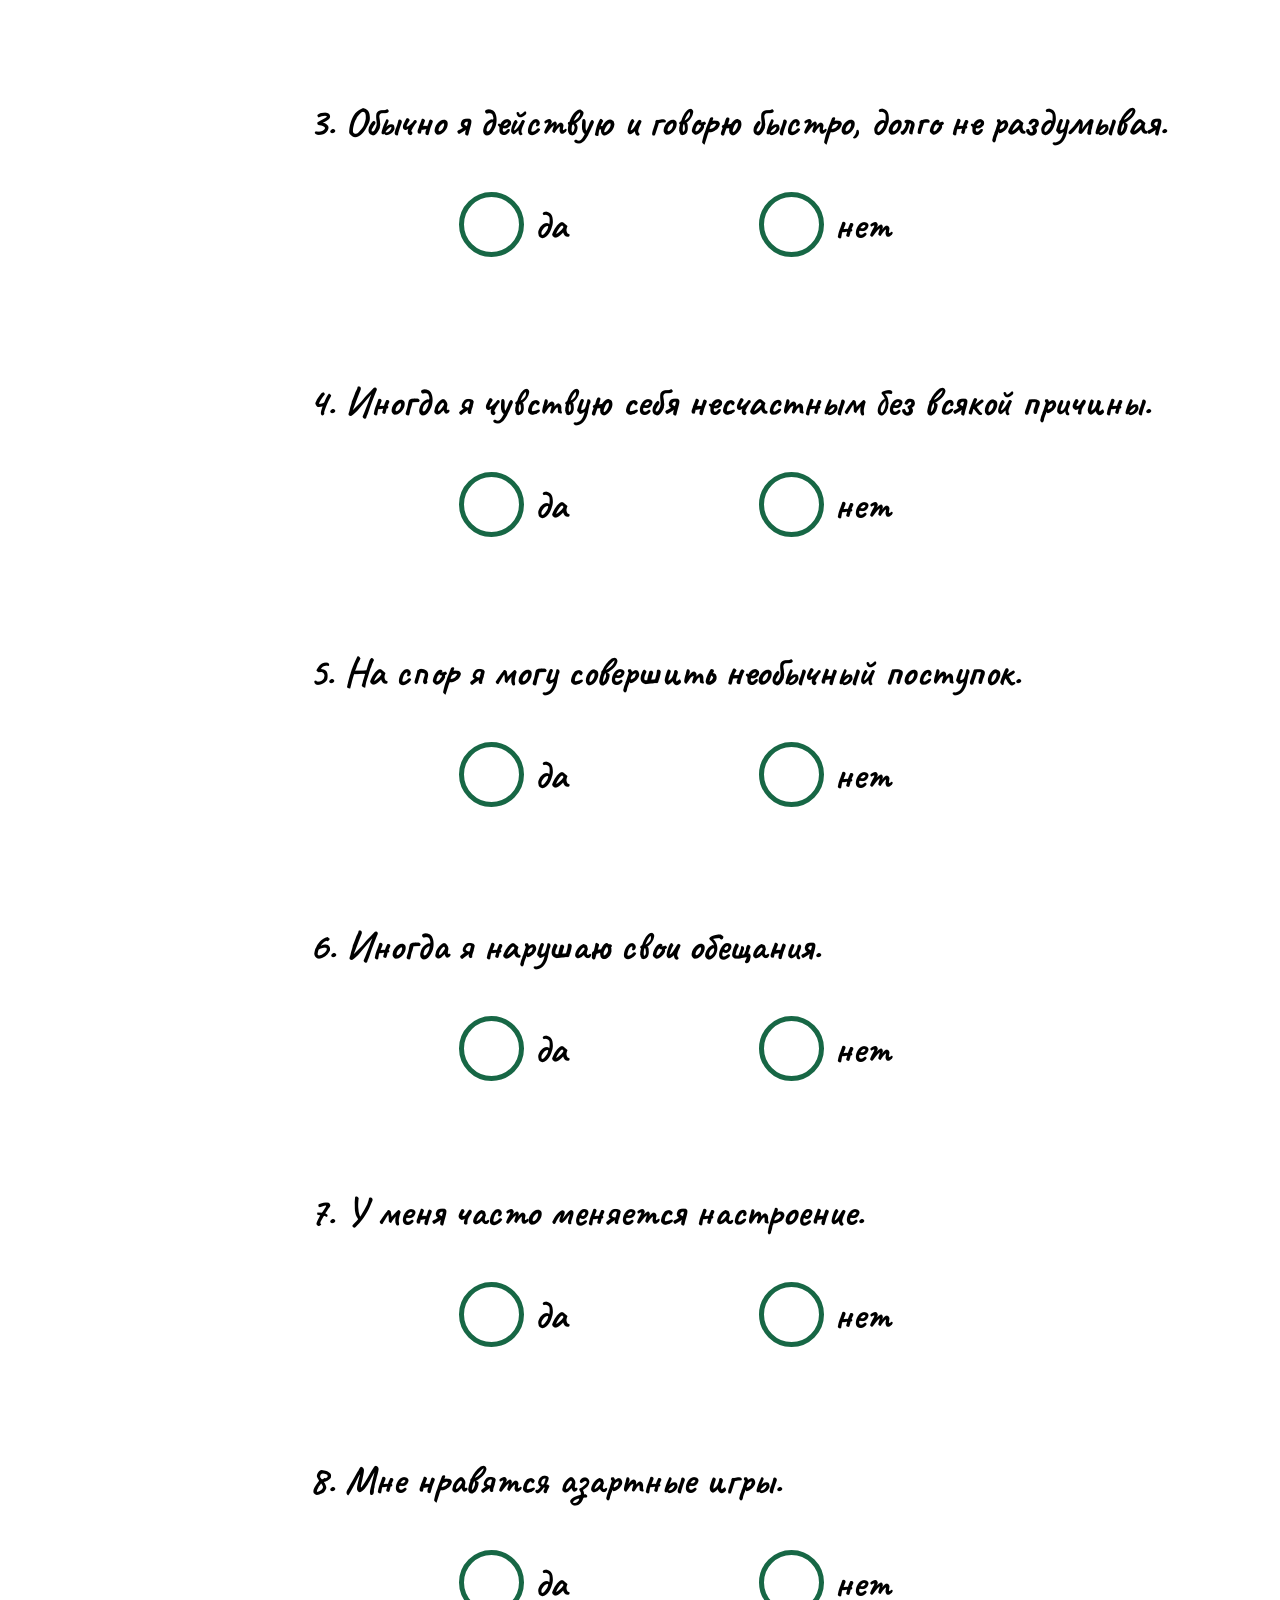
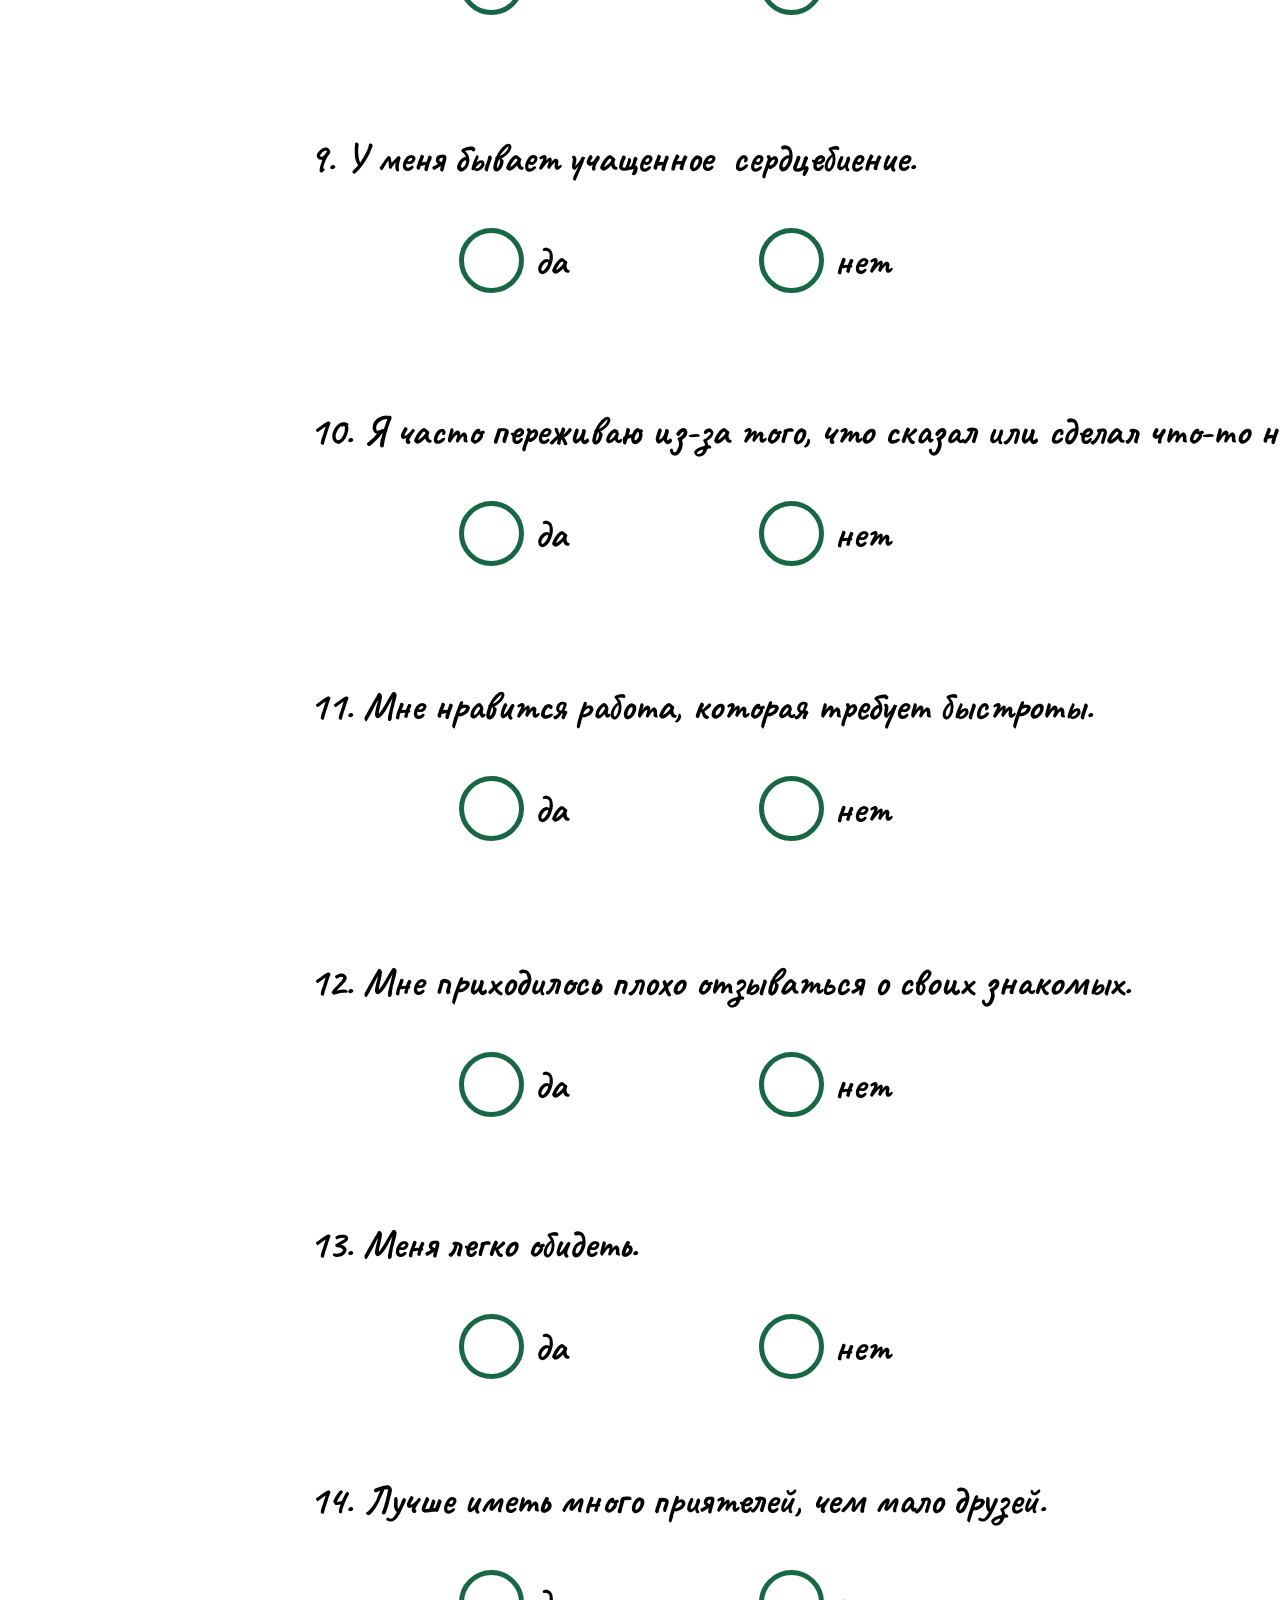
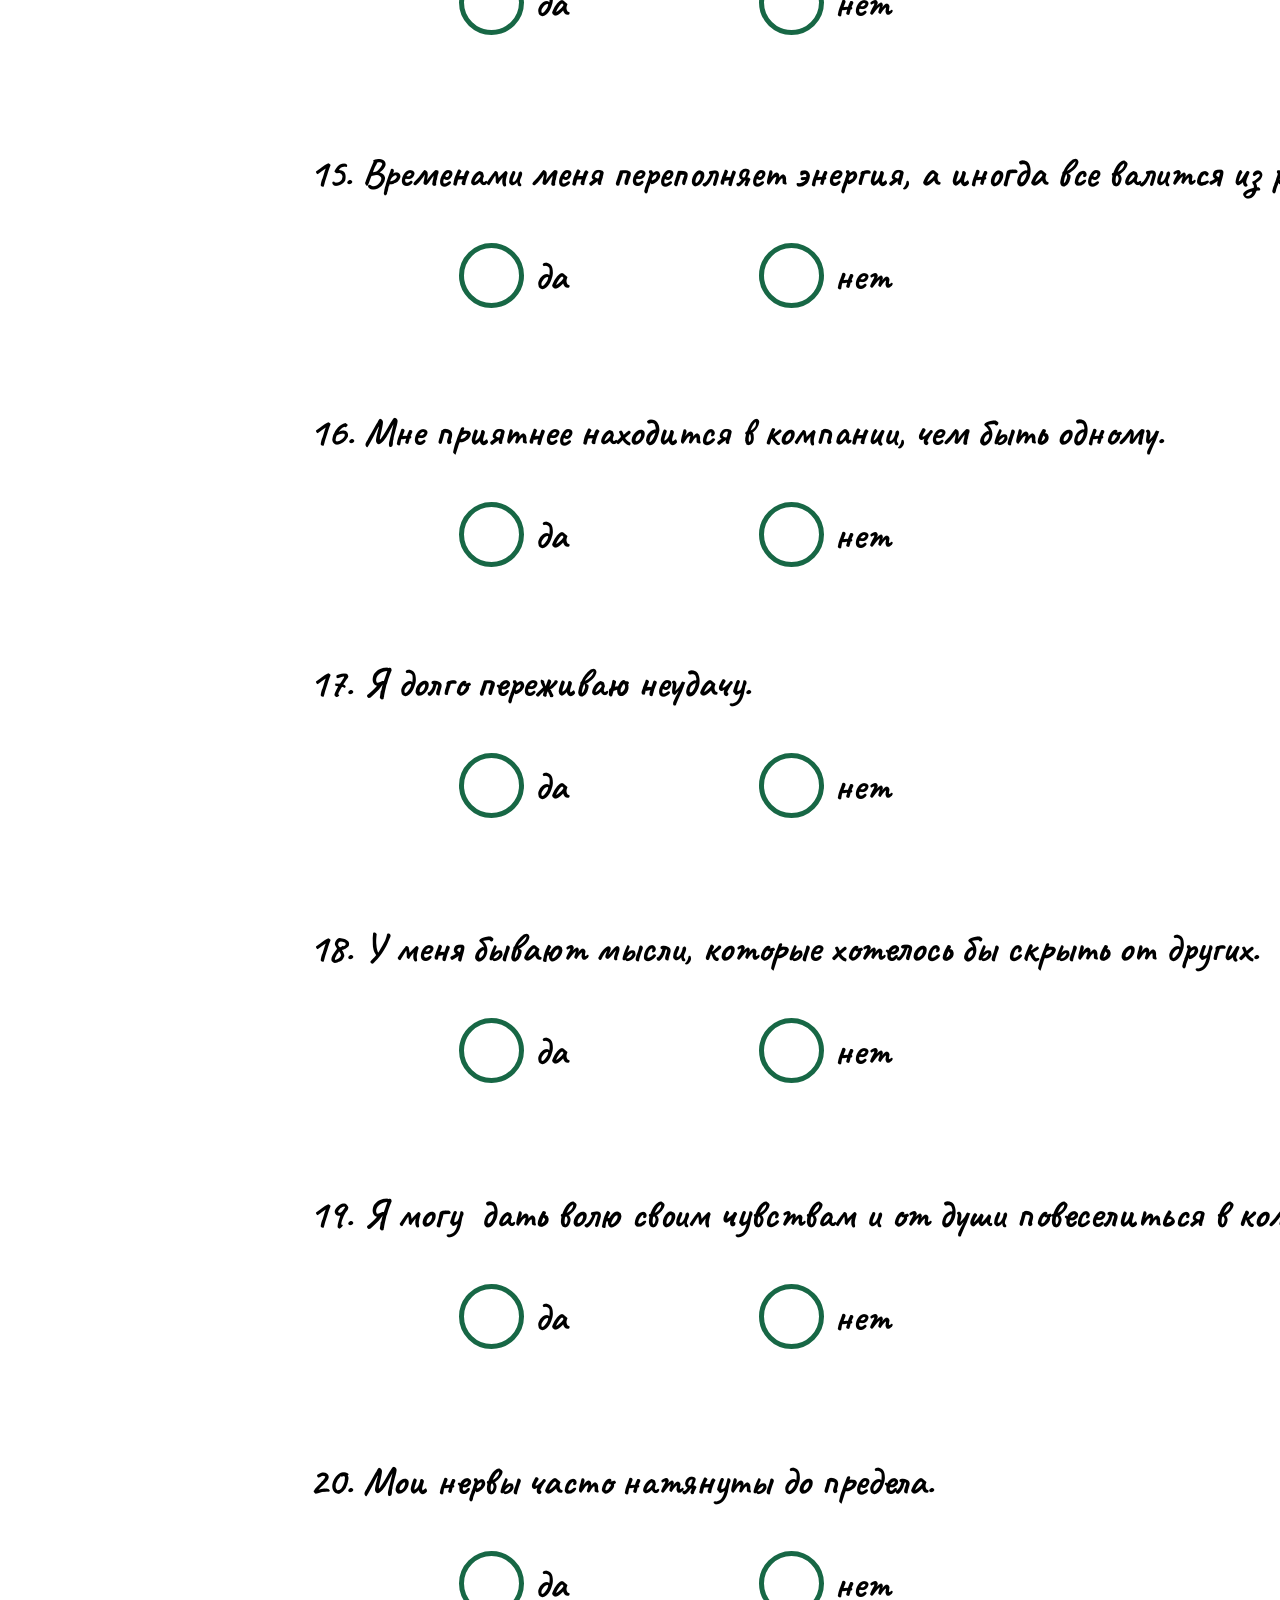
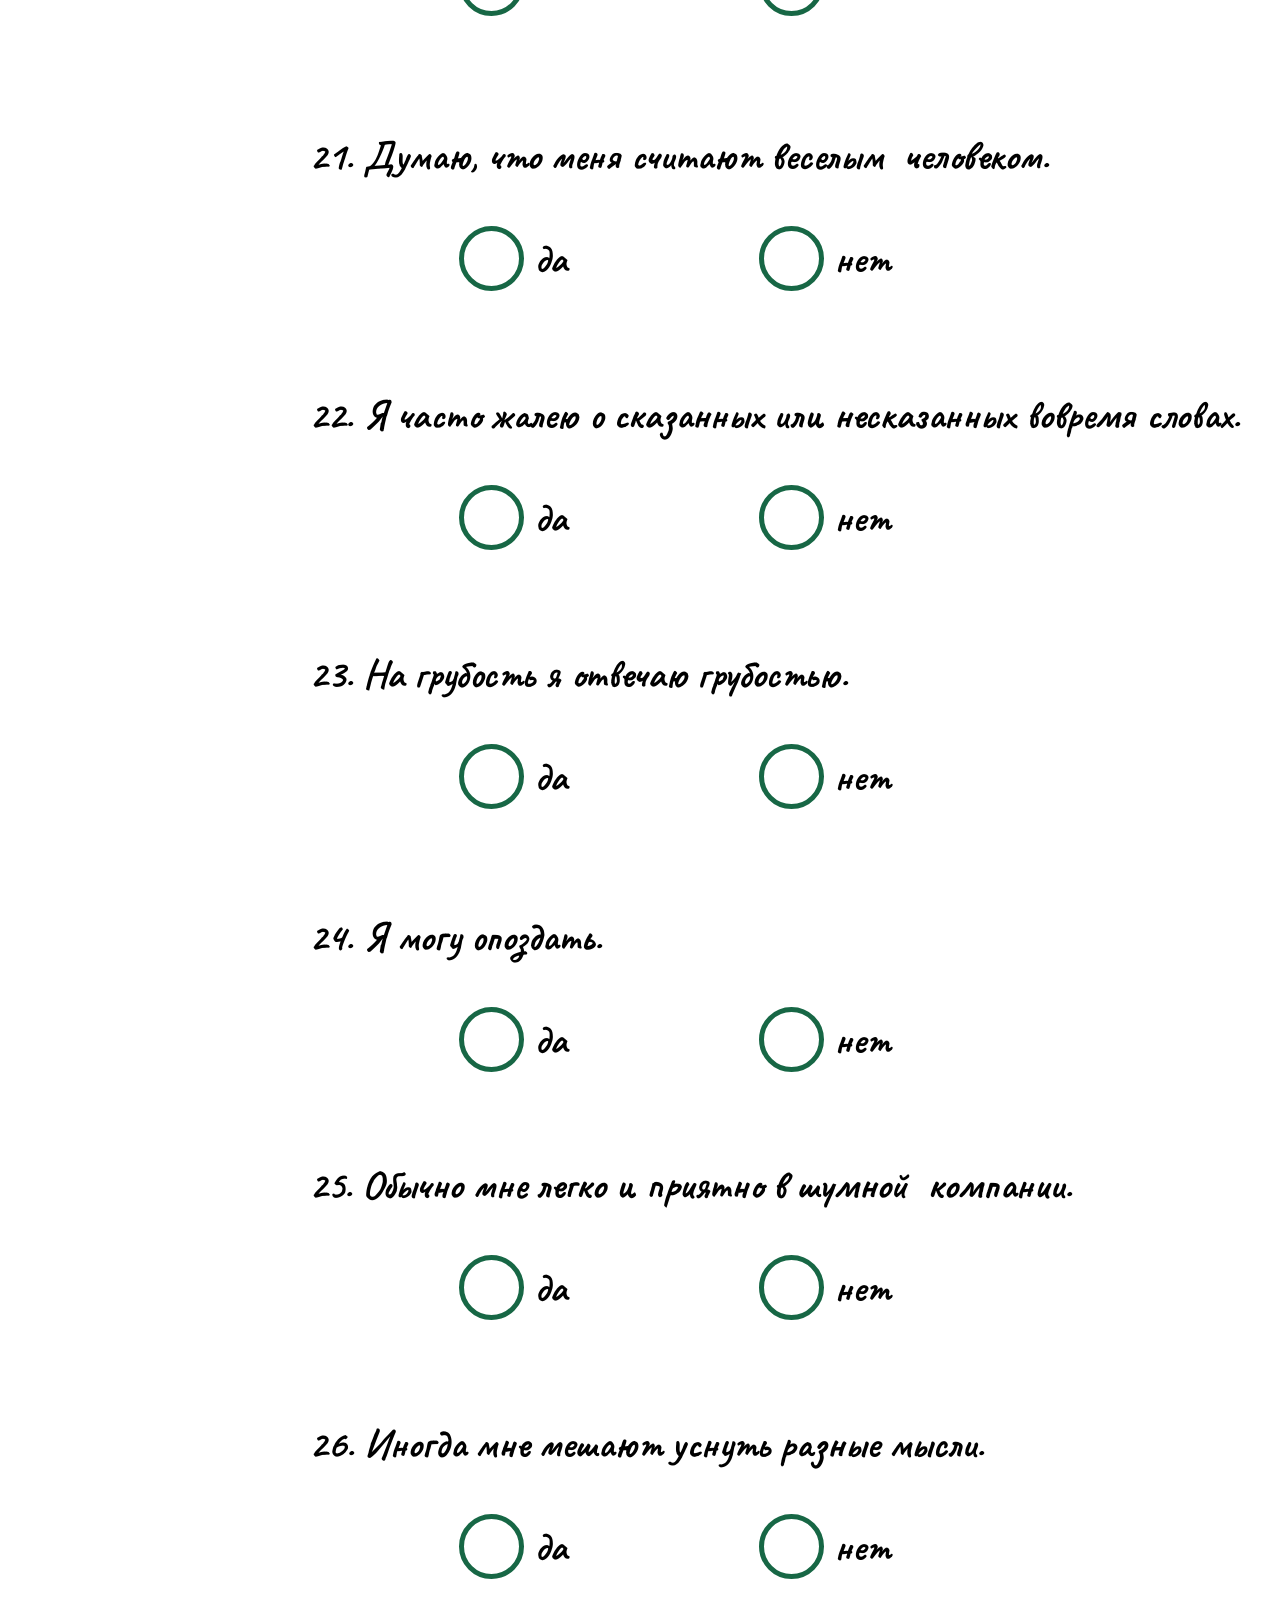
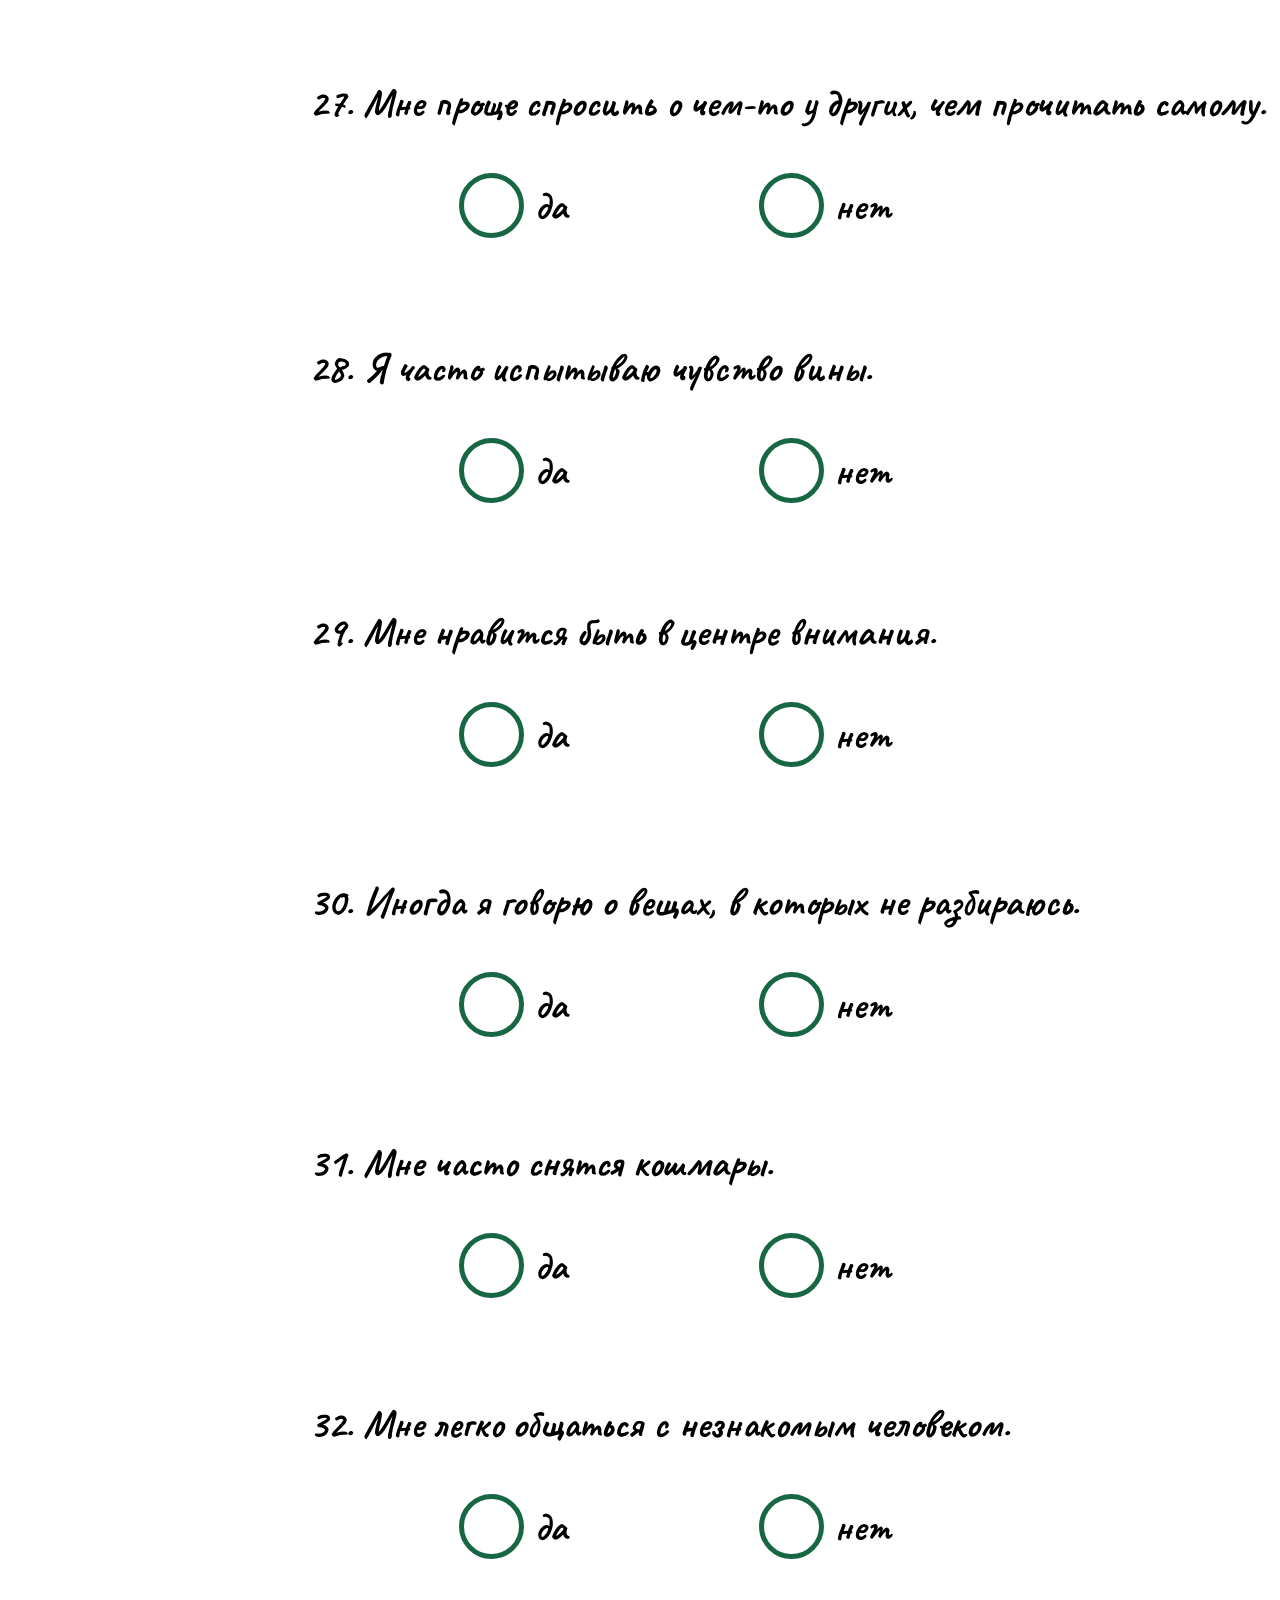
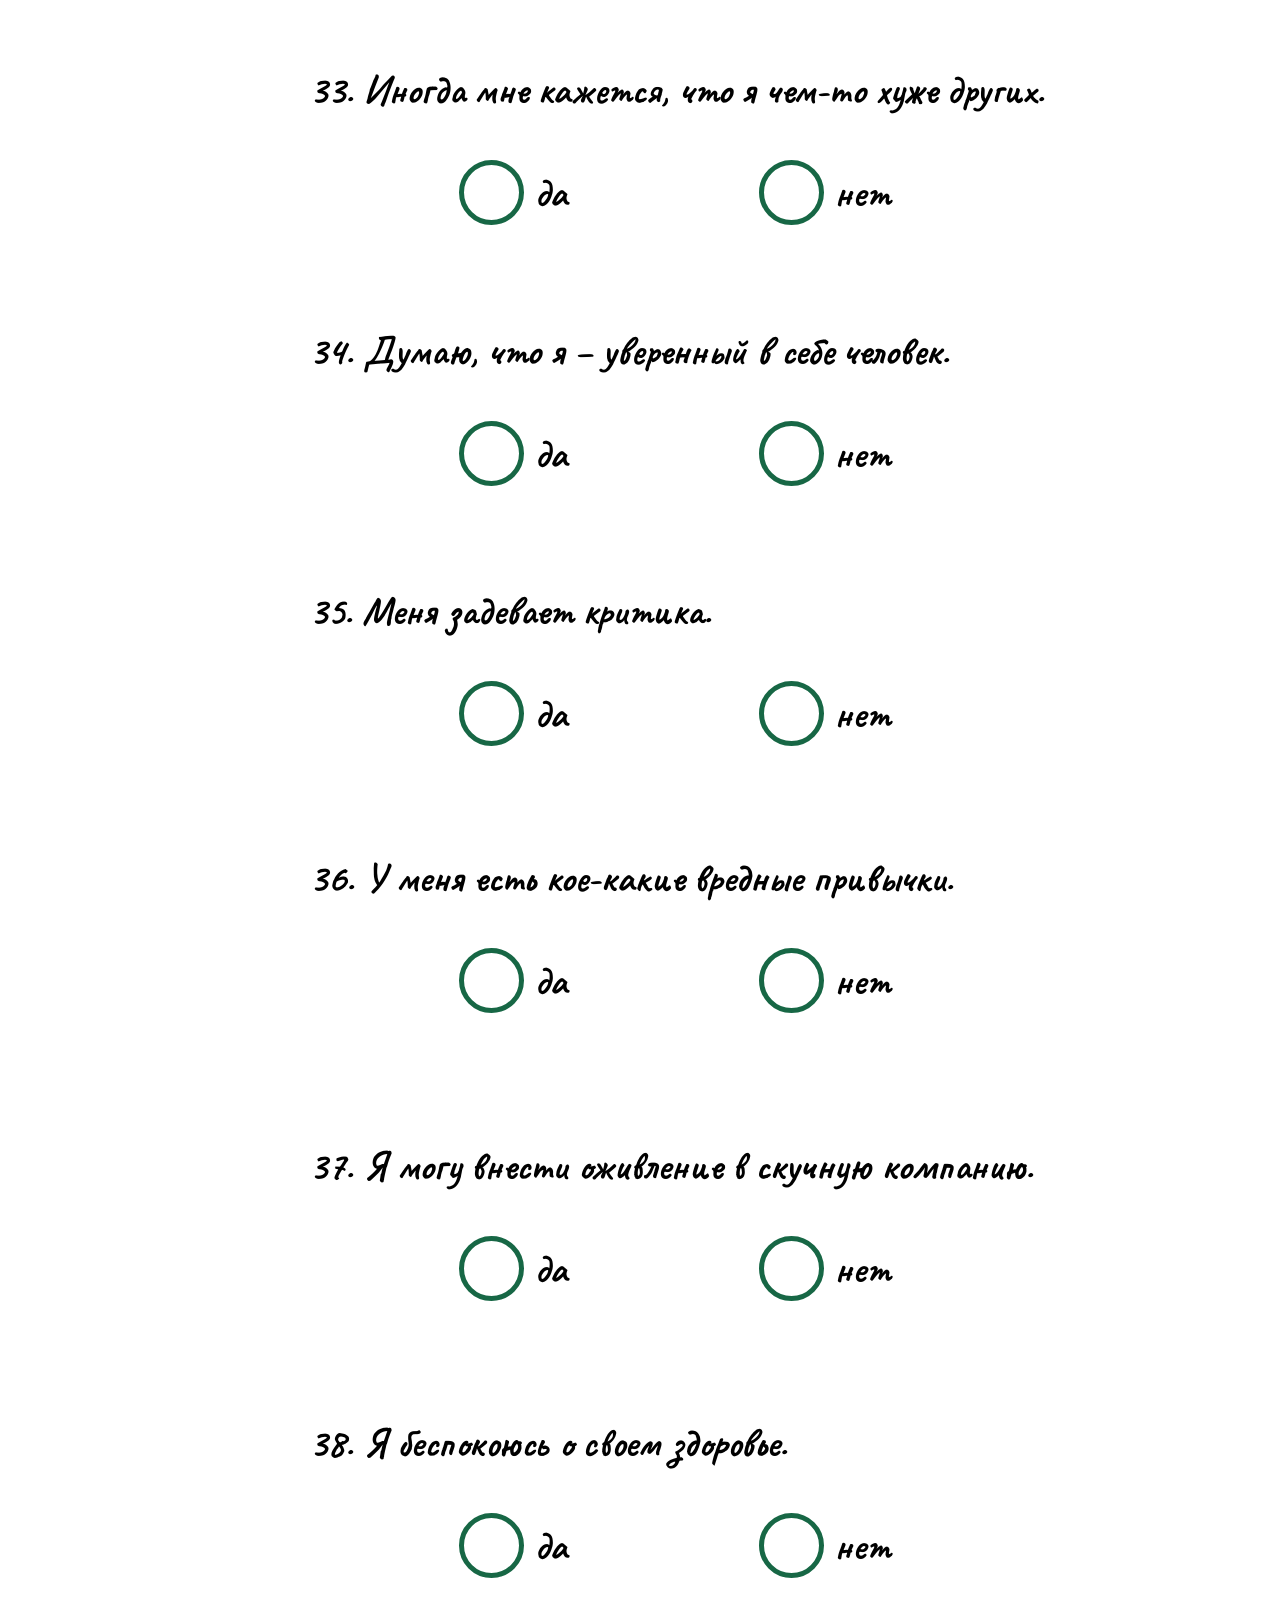
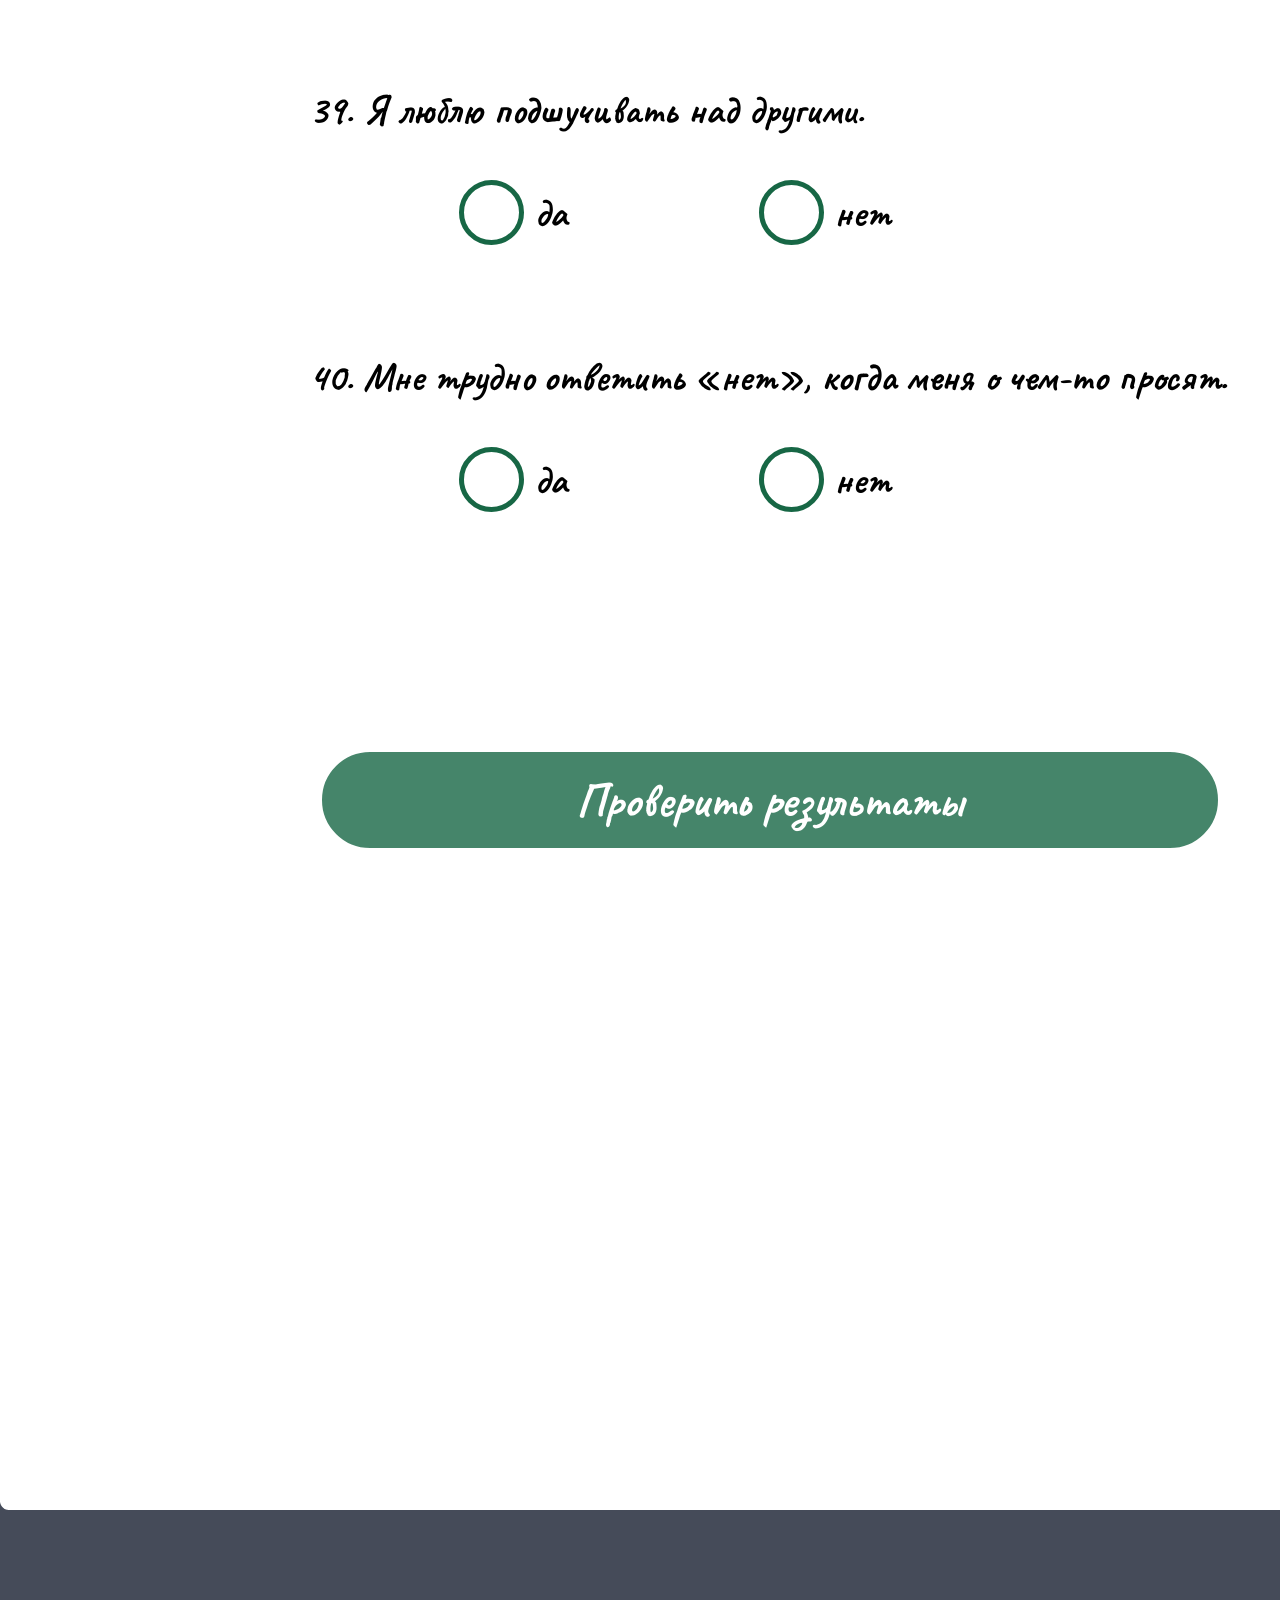
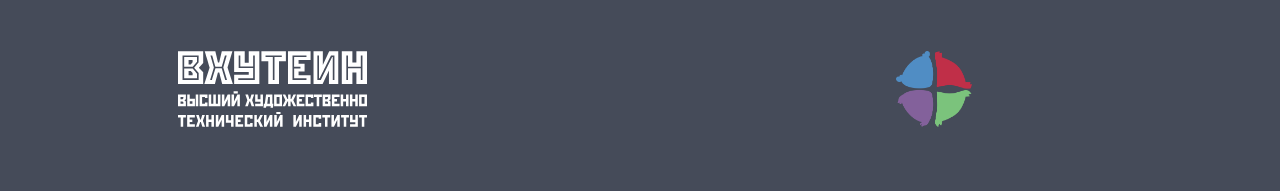
<file: VkrTest.html>
<!doctype html>
<html>
<head>
<meta charset="utf-8">
<title>temperament</title>
	<link href="https://fonts.googleapis.com/css2?family=Caveat:wght@700&display=swap" rel="stylesheet">
<link href="https://fonts.googleapis.com/css2?family=Montserrat+Alternates:wght@400;500;600;700;800;900&display=swap" rel="stylesheet">
	
	<link rel="stylesheet" href="VkrTestStyle.css">
	</head>
<body style="background-color: #FFFFFF;">
	  <style>
	 
		 
		  </style>
	
		
		
	 
	<img src="./Images/bg color3.png" id="imgFoto1" alt=""/>
<img src="./Images/фонфон1.png" id="imgFoto0" alt=""/>
<a href="index.html"><img src="./Images/p1 (1).png" id="imgFoto2" alt="Zoom" class="zoom-image"></a>
	<a href="index.html"><img src="./Images/tempp.png" id="imgFoto3" alt="Zoom" class="zoom-image"></a>

<a href="VkrHistory.html"><img src="./Images/история_папка (1).png" id="imgFoto4" alt="Zoom" class="zoom-image"></a>
<img src="./Images/принцип_папка (1).png" id="imgFoto5" alt="Zoom" class="zoom-image">
<a href="VkrTypes.html"><img src="./Images/типы_папка (1).png" id="imgFoto6" alt="Zoom" class="zoom-image"></a>
<a href="VkrTest.html"><img src="./Images/тест (1).png" id="imgFoto7" alt="Zoom" class="zoom-image"></a>
	<h67 id="text">Тест</h67>
	
	<img src="./Images/лицо флегматик 2.png" id="imgFoto20" alt="Zoom" class="classname">
<img src="./Images/лицо меланхолик 2.png" id="imgFoto21" alt="Zoom" class="classname">
<img src="./Images/лицо холерик светлый.png" id="imgFoto22" alt="Zoom" class="classname">
<img src="./Images/лицо сангвиник 2.png" id="imgFoto23" alt="Zoom" class="classname">
	<pre align="left"><h1>Тест на определение темперамента – сокращенная модификация личностного опросника 
Айзенка (EPI), сделанная Галиной Резапкиной. В зависимости от соотношения результатов 
шкалы экстраверсии и стабильности определяются четыре типа темперамента: холерик, 
сангвиник, флегматик, меланхолик.
</h1></pre>
	
	<div id ="test1">
	<div class="question">
    <pre align="left"><h2 id="q1" class="question-text">1. Я  часто испытываю потребность в новых впечатлениях.</h2></pre>
    <label id="yes1">
      <input type="radio" name="1" value="data-right"> да
    </label>
    <label id="no1">
      <input type="radio" name="1"> нет
    </label>
  </div>
	<div class="question">
    <pre align="left"><h3 id="q3" class="question-text">3. Обычно я действую и говорю быстро, долго не раздумывая.</h3></pre>
    <label id="yes3">
      <input type="radio" name="3" value="data-right"> да
    </label>
    <label id="no3">
      <input type="radio" name="3"> нет
    </label>
  </div>
	<div class="question">
	<pre align="left"><h4 id="q5" class="question-text">5. На спор я могу совершить необычный поступок.</h4></pre>
    <label id="yes5">
      <input type="radio" name="5" value="data-right"> да
    </label>
    <label id="no5">
      <input type="radio" name="5"> нет
    </label>
  </div>
	<div class="question">
	<pre align="left"><h5 id="q8" class="question-text">8. Мне нравятся азартные игры.</h5></pre>
    <label id="yes8">
      <input type="radio" name="8" value="data-right"> да
    </label>
    <label id="no8">
      <input type="radio" name="8"> нет
    </label>
  </div>
	<div class="question">
	<pre align="left"><h6 id="q11" class="question-text">11. Мне нравится работа, которая требует быстроты.</h6></pre>
    <label id="yes11">
      <input type="radio" name="11" value="data-right"> да
    </label>
    <label id="no11">
      <input type="radio" name="11"> нет
    </label>
  </div>
	<div class="question">
	<pre align="left"><h7 id="q14" class="question-text">14. Лучше иметь много приятелей, чем мало друзей.</h7></pre>
    <label id="yes14">
      <input type="radio" name="14" value="data-right"> да
    </label>
    <label id="no14">
      <input type="radio" name="14"> нет
    </label>
  </div>
	<div class="question">
	<pre align="left"><h8 id="q16" class="question-text">16. Мне приятнее находится в компании, чем быть одному.</h8></pre>
    <label id="yes16">
      <input type="radio" name="16" value="data-right"> да
    </label>
    <label id="no16">
      <input type="radio" name="16"> нет
    </label>
  </div>
	<div class="question">
	<pre align="left"><h9 id="q19" class="question-text">19. Я могу  дать волю своим чувствам и от души повеселиться в компании.</h9></pre>
    <label id="yes19">
      <input type="radio" name="19" value="data-right"> да
    </label>
    <label id="no19">
      <input type="radio" name="19"> нет
    </label>
  </div>
	<div class="question">
	<pre align="left"><h10 id="q21" class="question-text">21. Думаю, что меня считают веселым  человеком.</h10></pre>
    <label id="yes21">
      <input type="radio" name="21" value="data-right"> да
    </label>
    <label id="no21">
      <input type="radio" name="21"> нет
    </label>
  </div>
	<div class="question">
	<pre align="left"><h11 id="q23" class="question-text">23. На грубость я отвечаю грубостью.</h11></pre>
    <label id="yes23">
      <input type="radio" name="23" value="data-right"> да
    </label>
    <label id="no23">
      <input type="radio" name="23"> нет
    </label>
  </div>
	<div class="question">
	<pre align="left"><h12 id="q25" class="question-text">25. Обычно мне легко и приятно в шумной  компании.</h12></pre>
    <label id="yes25">
      <input type="radio" name="25" value="data-right"> да
    </label>
    <label id="no25">
      <input type="radio" name="25"> нет
    </label>
  </div>
	<div class="question">
	<pre align="left"><h13 id="q27" class="question-text">27. Мне проще спросить о чем-то у других, чем прочитать самому.</h13></pre>
    <label id="yes27">
      <input type="radio" name="27" value="data-right"> да
    </label>
    <label id="no27">
      <input type="radio" name="27"> нет
    </label>
  </div>
	<div class="question">
	<pre align="left"><h14 id="q29" class="question-text">29. Мне нравится быть в центре внимания.</h14></pre>
    <label id="yes29">
      <input type="radio" name="29" value="data-right"> да
    </label>
    <label id="no29">
      <input type="radio" name="29"> нет
    </label>
  </div>
	<div class="question">
	<pre align="left"><h15 id="q32" class="question-text">32. Мне легко общаться с незнакомым человеком.</h15></pre>
    <label id="yes32">
      <input type="radio" name="32" value="data-right"> да
    </label>
    <label id="no32">
      <input type="radio" name="32"> нет
    </label>
  </div>
	<div class="question">
	<pre align="left"><h16 id="q34" class="question-text">34. Думаю, что я – уверенный в себе человек.</h16></pre>
    <label id="yes34">
      <input type="radio" name="34" value="data-right"> да
    </label>
    <label id="no34">
      <input type="radio" name="34"> нет
    </label>
  </div>
	<div class="question">
	<pre align="left"><h17 id="q37" class="question-text">37. Я могу внести оживление в скучную компанию.</h17></pre>
    <label id="yes37">
      <input type="radio" name="37" value="data-right"> да
    </label>
    <label id="no37">
      <input type="radio" name="37"> нет
    </label>
  </div>
	<div class="question">
	<pre align="left"><h18 id="q39" class="question-text">39. Я люблю подшучивать над другими.</h18></pre>
    <label id="yes39">
      <input type="radio" name="39" value="data-right"> да
    </label>
    <label id="no39">
      <input type="radio" name="39"> нет
    </label>
  </div>
	</div>
	
	
	
	<div id ="test2">
	<div class="question">
    <pre align="left"><h19 id="q2" class="question-text">2. Мне бывает трудно отказаться от своих планов.</h19></pre>
    <label id="yes2">
      <input type="radio" name="2" value="data-right"> да
    </label>
    <label id="no2">
      <input type="radio" name="2"> нет
    </label>
  </div>
	<div class="question">
    <pre align="left"><h20 id="q4" class="question-text">4. Иногда я чувствую себя несчастным без всякой причины.</h20></pre>
    <label id="yes4">
      <input type="radio" name="4" value="data-right"> да
    </label>
    <label id="no4">
      <input type="radio" name="4"> нет
    </label>
  </div>
		<div class="question">
    <pre align="left"><h21 id="q6" class="question-text">6. Иногда я нарушаю свои обещания.</h21></pre>
    <label id="yes6">
      <input type="radio" name="6"> да
    </label>
    <label id="no6">
      <input type="radio" name="6"> нет
    </label>
  </div>
	<div class="question">
	<pre align="left"><h22 id="q7" class="question-text">7. У меня часто меняется настроение.</h22></pre>
    <label id="yes7">
      <input type="radio" name="7" value="data-right"> да
    </label>
    <label id="no7">
      <input type="radio" name="7"> нет
    </label>
  </div>
	<div class="question">
	<pre align="left"><h23 id="q9" class="question-text">9. У меня бывает учащенное  сердцебиение.</h23></pre>
    <label id="yes9">
      <input type="radio" name="9" value="data-right"> да
    </label>
    <label id="no9">
      <input type="radio" name="9"> нет
    </label>
  </div>
	<div class="question">
	<pre align="left"><h24 id="q10" class="question-text">10. Я часто переживаю из-за того, что сказал или сделал что-то не так.</h24></pre>
    <label id="yes10">
      <input type="radio" name="10" value="data-right"> да
    </label>
    <label id="no10">
      <input type="radio" name="10"> нет
    </label>
  </div>
		<div class="question">
	<pre align="left"><h25 id="q12" class="question-text">12. Мне приходилось плохо отзываться о своих знакомых.</h25></pre>
    <label id="yes12">
      <input type="radio" name="12"> да
    </label>
    <label id="no12">
      <input type="radio" name="12"> нет
    </label>
  </div>
	<div class="question">
	<pre align="left"><h26 id="q13" class="question-text">13. Меня легко обидеть.</h26></pre>
    <label id="yes13">
      <input type="radio" name="13" value="data-right"> да
    </label>
    <label id="no13">
      <input type="radio" name="13"> нет
    </label>
  </div>
	<div class="question">
	<pre align="left"><h27 id="q15" class="question-text">15. Временами меня переполняет энергия, а иногда все валится из рук.</h27></pre>
    <label id="yes15">
      <input type="radio" name="15" value="data-right"> да
    </label>
    <label id="no15">
      <input type="radio" name="15"> нет
    </label>
  </div>
	<div class="question">
	<pre align="left"><h28 id="q17" class="question-text">17. Я долго переживаю неудачу.</h28></pre>
    <label id="yes17">
      <input type="radio" name="17" value="data-right"> да
    </label>
    <label id="no17">
      <input type="radio" name="17"> нет
    </label>
  </div>
		<div class="question">
	<pre align="left"><h29 id="q18" class="question-text">18. У меня бывают мысли, которые хотелось бы скрыть от других.</h29></pre>
    <label id="yes18">
      <input type="radio" name="18" value="data-right"> да
    </label>
    <label id="no18">
      <input type="radio" name="18"> нет
    </label>
  </div>
	<div class="question">
	<pre align="left"><h30 id="q20" class="question-text">20. Мои нервы часто натянуты до предела.</h30></pre>
    <label id="yes20">
      <input type="radio" name="20" value="data-right"> да
    </label>
    <label id="no20">
      <input type="radio" name="20"> нет
    </label>
  </div>
	<div class="question">
	<pre align="left"><h31 id="q22" class="question-text">22. Я часто жалею о сказанных или несказанных вовремя словах.</h31></pre>
    <label id="yes22">
      <input type="radio" name="22" value="data-right"> да
    </label>
    <label id="no22">
      <input type="radio" name="22"> нет
    </label>
  </div>
	<div class="question">
	<pre align="left"><h32 id="q24" class="question-text">24. Я могу опоздать.</h32></pre>
    <label id="yes24">
      <input type="radio" name="24"> да
    </label>
    <label id="no24">
      <input type="radio" name="24"> нет
    </label>
  </div>
	<div class="question">
	<pre align="left"><h33 id="q26" class="question-text">26. Иногда мне мешают уснуть разные мысли.</h33></pre>
    <label id="yes26">
      <input type="radio" name="26" value="data-right"> да
    </label>
    <label id="no26">
      <input type="radio" name="26"> нет
    </label>
  </div>
	<div class="question">
	<pre align="left"><h34 id="q28" class="question-text">28. Я часто испытываю чувство вины.</h34></pre>
    <label id="yes28">
      <input type="radio" name="28" value="data-right"> да
    </label>
    <label id="no28">
      <input type="radio" name="28"> нет
    </label>
  </div>
		<div class="question">
	<pre align="left"><h35 id="q30" class="question-text">30. Иногда я говорю о вещах, в которых не разбираюсь.</h35></pre>
    <label id="yes30">
      <input type="radio" name="30"> да
    </label>
    <label id="no30">
      <input type="radio" name="30"> нет
    </label>
  </div>
		<div class="question">
	<pre align="left"><h36 id="q31" class="question-text">31. Мне часто снятся кошмары.</h36></pre>
    <label id="yes31">
      <input type="radio" name="31" value="data-right"> да
    </label>
    <label id="no31">
      <input type="radio" name="31"> нет
    </label>
  </div>
	<div class="question">
	<pre align="left"><h37 id="q33" class="question-text">33. Иногда мне кажется, что я чем-то хуже других.</h37></pre>
    <label id="yes33">
      <input type="radio" name="33" value="data-right"> да
    </label>
    <label id="no33">
      <input type="radio" name="33"> нет
    </label>
  </div>
	<div class="question">
	<pre align="left"><h38 id="q35" class="question-text">35. Меня задевает критика.</h38></pre>
    <label id="yes35">
      <input type="radio" name="35" value="data-right"> да
    </label>
    <label id="no35">
      <input type="radio" name="35"> нет
    </label>
  </div>
		<div class="question">
	<pre align="left"><h39 id="q36" class="question-text">36. У меня есть кое-какие вредные привычки.</h39></pre>
    <label id="yes36">
      <input type="radio" name="36"> да
    </label>
    <label id="no36">
      <input type="radio" name="36"> нет
    </label>
  </div>
	<div class="question">
	<pre align="left"><h40 id="q38" class="question-text">38. Я беспокоюсь о своем здоровье.</h40></pre>
    <label id="yes38">
      <input type="radio" name="38" value="data-right"> да
    </label>
    <label id="no38">
      <input type="radio" name="38"> нет
    </label>
  </div>
	<div class="question">
	<pre align="left"><h41 id="q40" class="question-text">40. Мне трудно ответить «нет», когда меня о чем-то просят.</h41></pre>
    <label id="yes40">
      <input type="radio" name="40" value="data-right"> да
    </label>
    <label id="no40">
      <input type="radio" name="40"> нет
    </label>
  </div>
	</div>
	
	<button onclick="showTemperament()" id="but1" class="opa1">Проверить результаты</button>
	
	
	<script>

function calculateExtraversion() {

    let extraversion = 0;

    const questions = document.querySelectorAll('#test1 input:checked');

    questions.forEach(question => {

        if (question.value === 'data-right') {
            extraversion++;
        }

    });

    return extraversion;
}

function calculateStability() {

    let stability = 0;

    const questions = document.querySelectorAll('#test2 input:checked');

    questions.forEach(question => {

        if (question.value === 'data-right') {
            stability++;
        }

    });

    return stability;
}

function showTemperament() {

    // Получаем результаты
    let extraversion = calculateExtraversion();
    let stability = calculateStability();

    let result = "";

    // Определяем темперамент
    if (extraversion <= 8 && stability <= 8) {

        result = "melancholik.html";

    } else if (extraversion <= 8 && stability > 8) {

        result = "phlegmatic.html";

    } else if (extraversion > 8 && stability > 8) {

        result = "sanguine.html";

    } else {

        result = "choleric.html";
    }

    // Переход на страницу
    window.location.href = result;
}

</script>
	<script>
		const radios = document.querySelectorAll('input[type="radio"]');

radios.forEach(radio => {

    radio.addEventListener('change', () => {

        const question =
            radio.closest('.question');

        const text =
            question.querySelector('.question-text');

        text.style.opacity = '0.5';

    });

});
	</script>
	
	
	
	
	<a href="index.html"><img src="./Images/tempp.png" id="imgFoto32" alt="Zoom" class="zoom-image"></a>
	<a link href="https://www.vhutein.ru/"><img src="./Images/Logo VHUTEIN.svg" id="imgFoto33" alt=""/></a>
	<a link href="https://vk.com/vhutein?from=groups"><img src="./Images/LogoVk.svg" id="imgFoto34" alt=""/></a>
	<a link href="https://vk.com/vhutein?from=groups"><pre align="left"><h42>vk.com/vhutein</h42></pre></a>
<img src="./Images/Футер.png" id="imgFoto31" alt="Zoom" class="zoom-image5">
	
	<a href="#imgFoto3"><img src="./Images/вверх1.png" id="imgFoto44" alt="" class="zoom-image"></a>
</body>
</html>
</file>
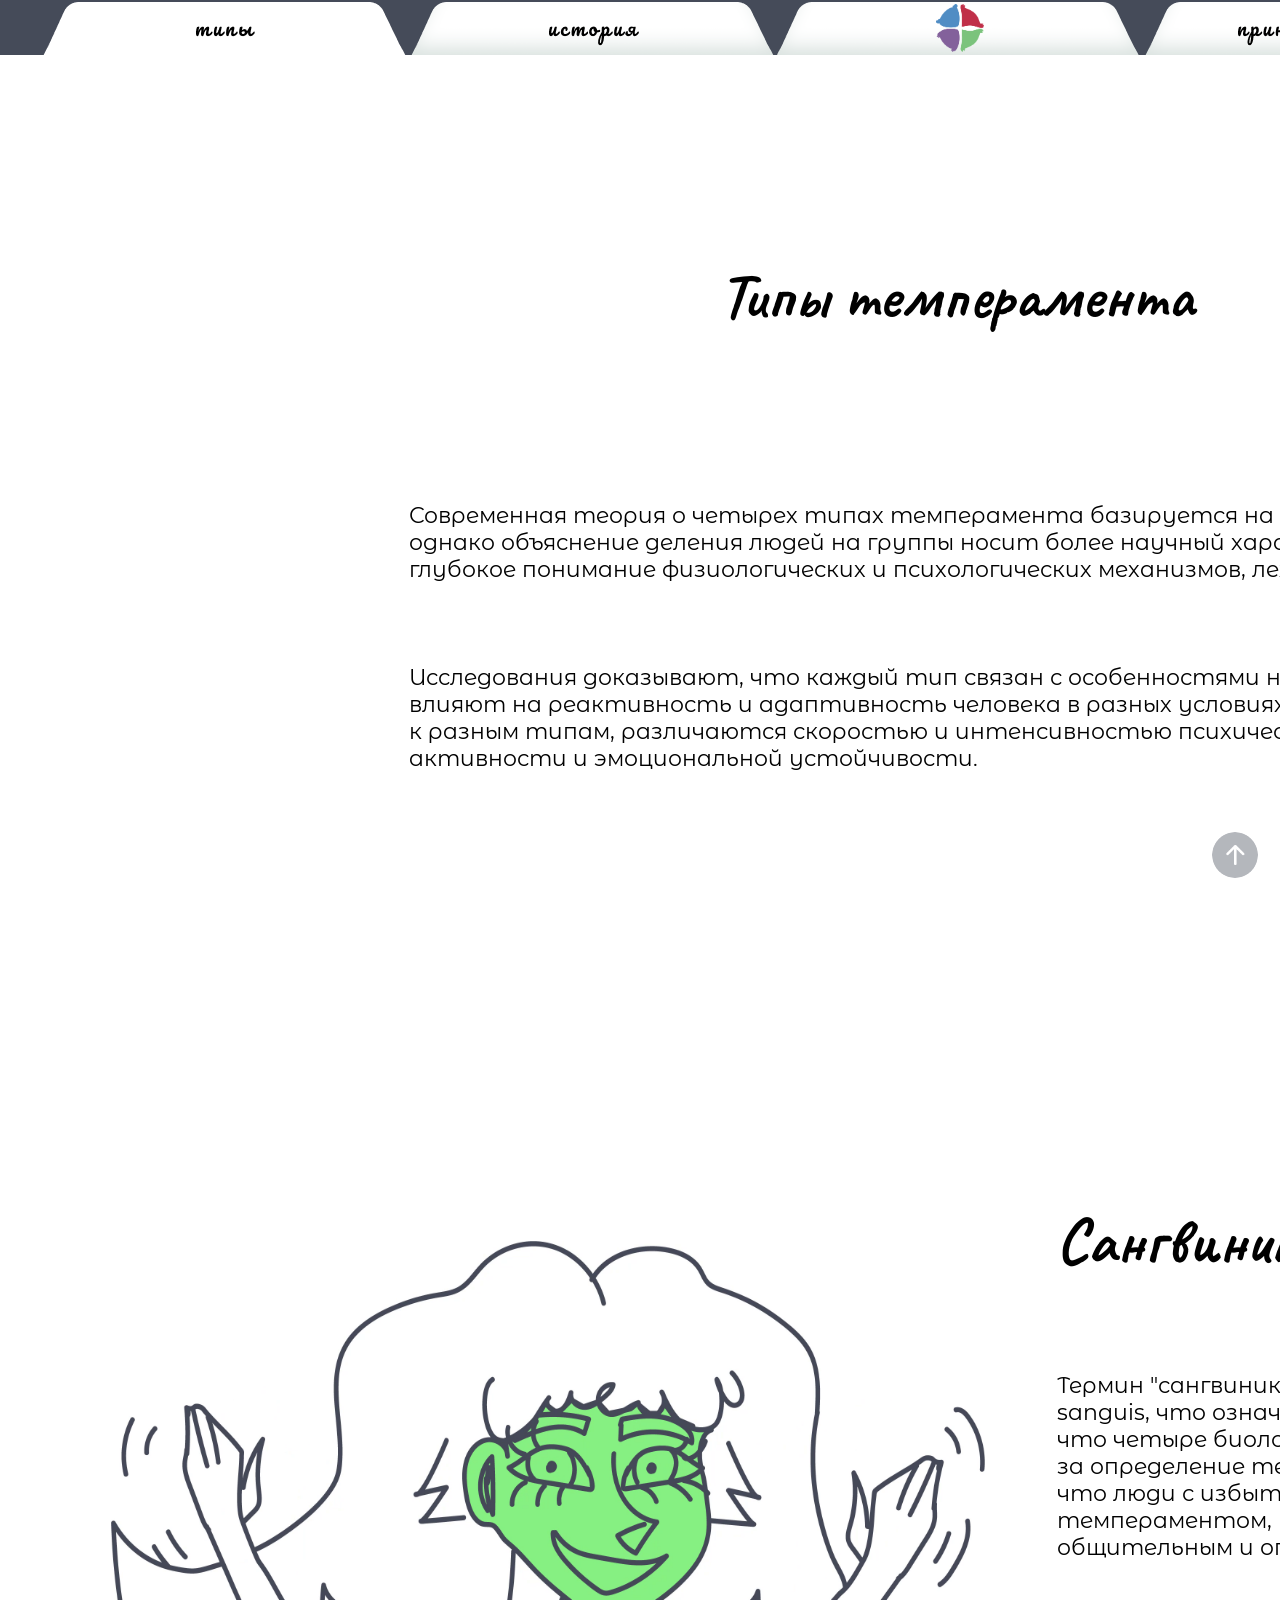
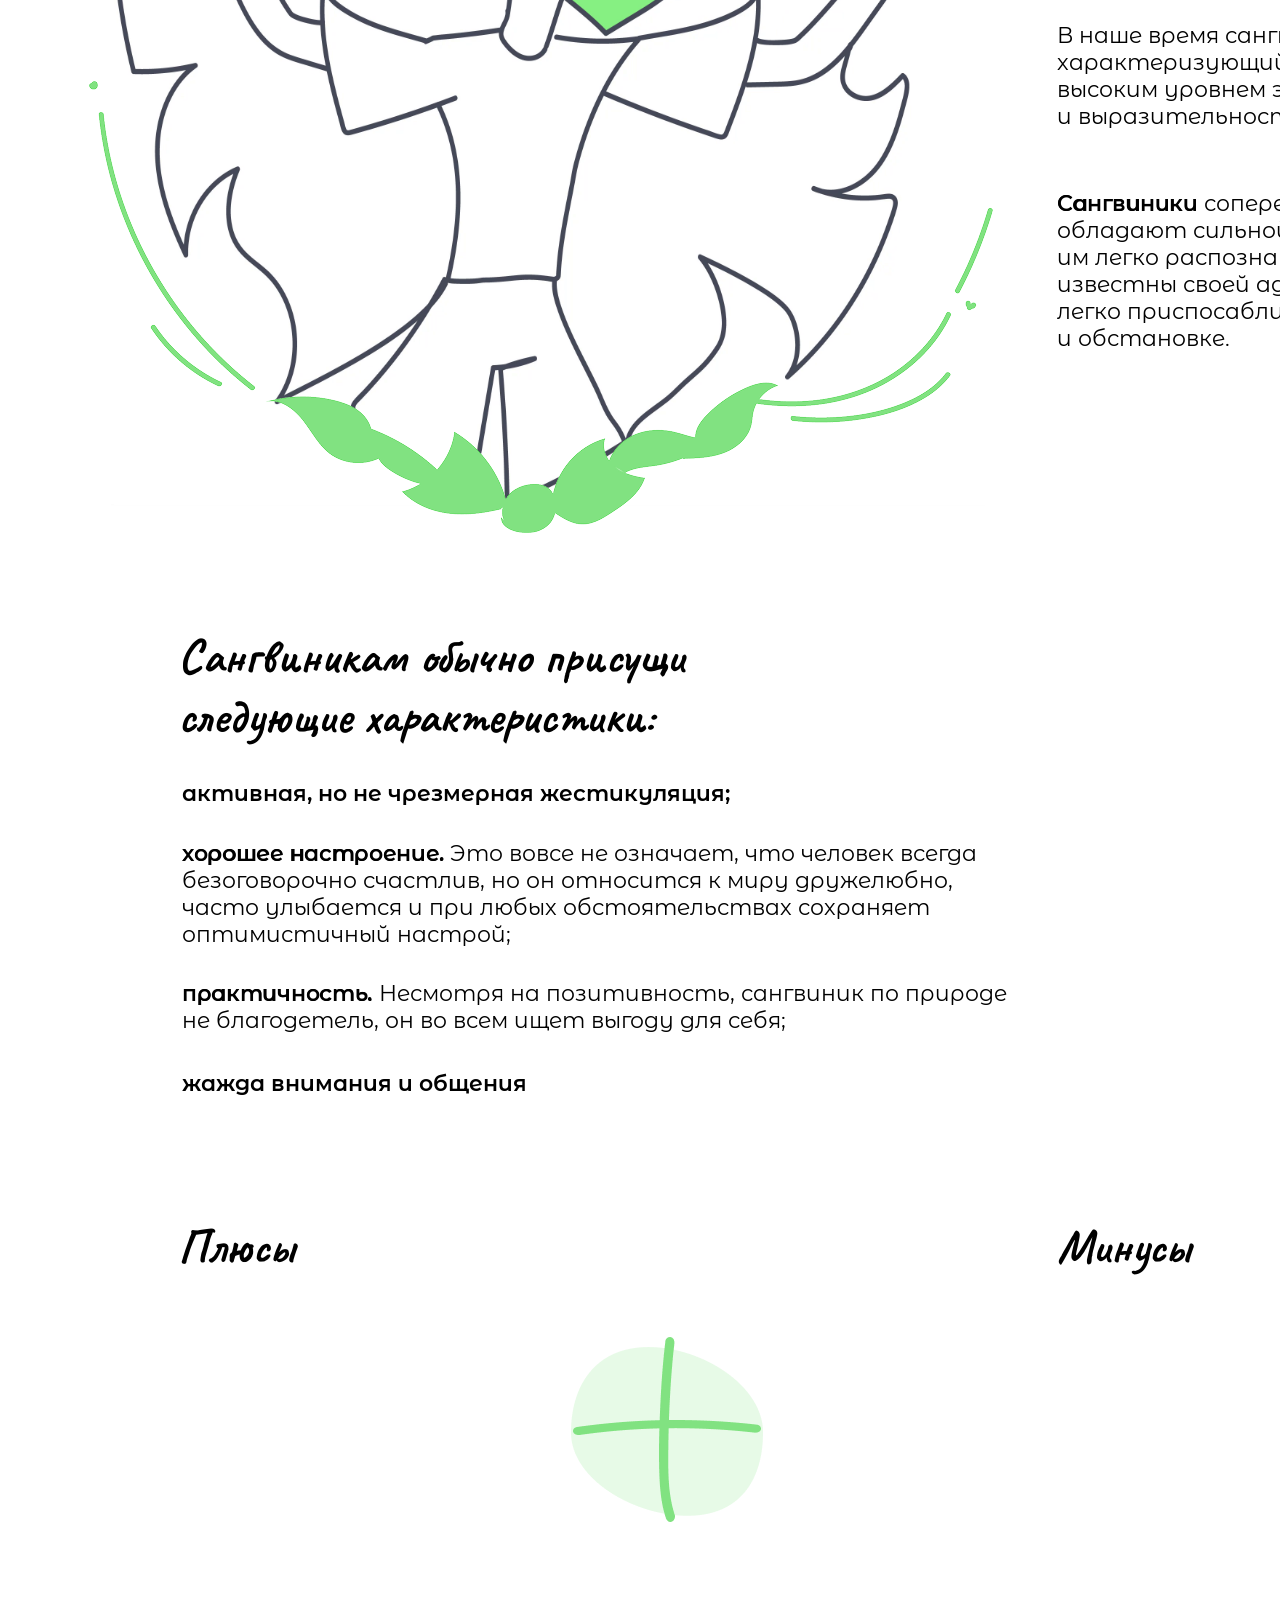
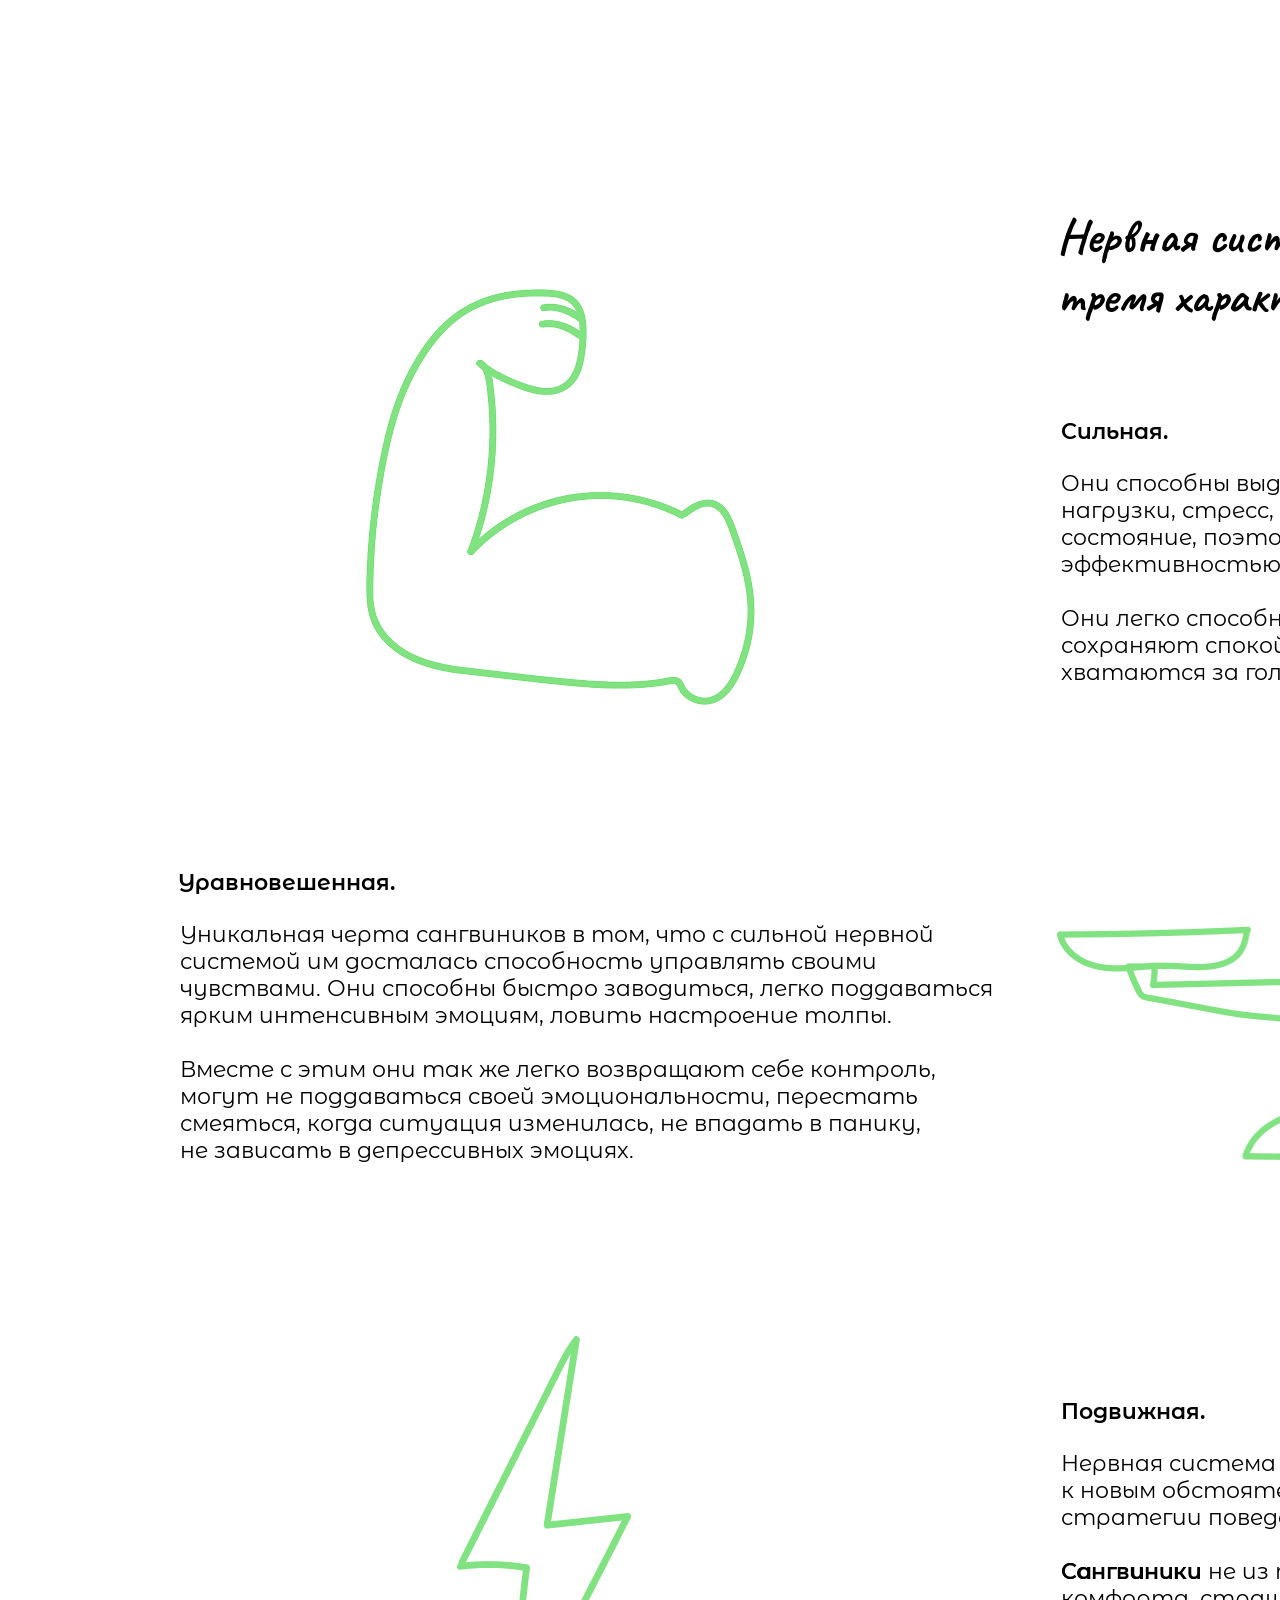
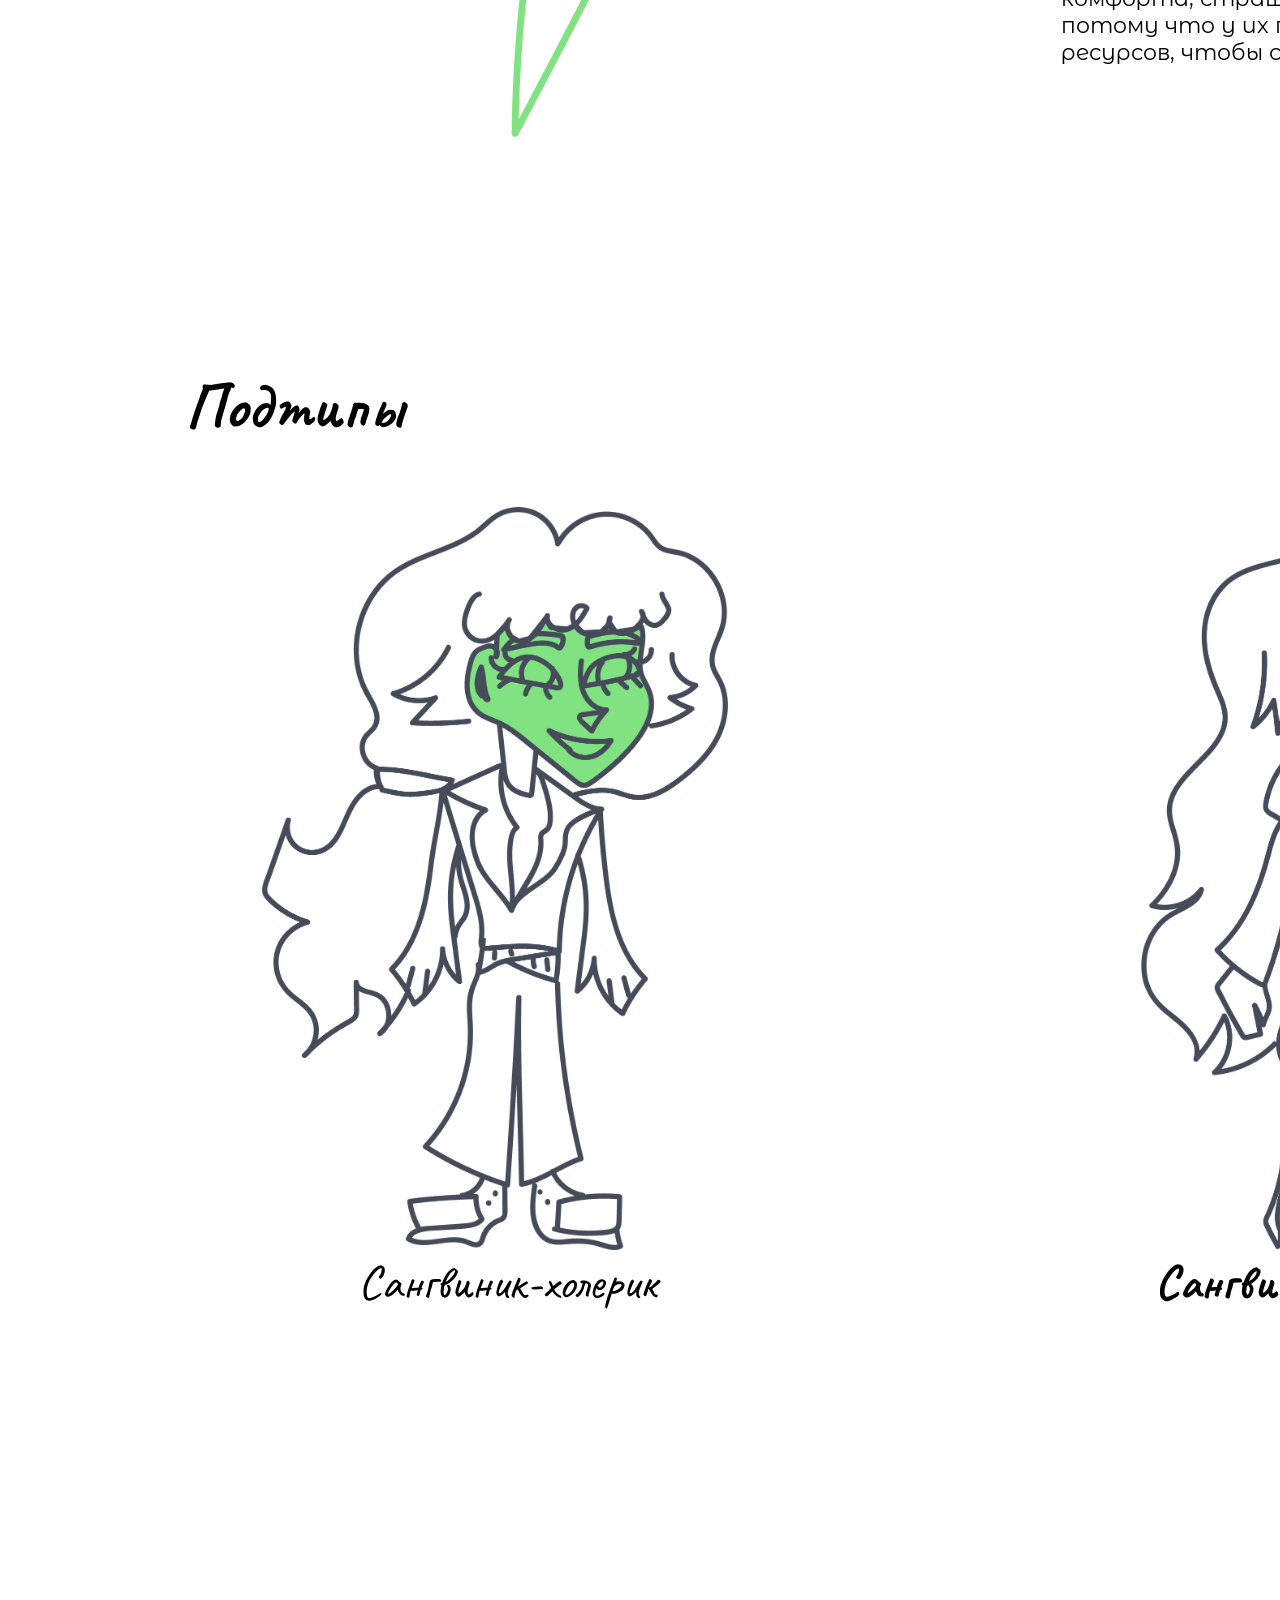
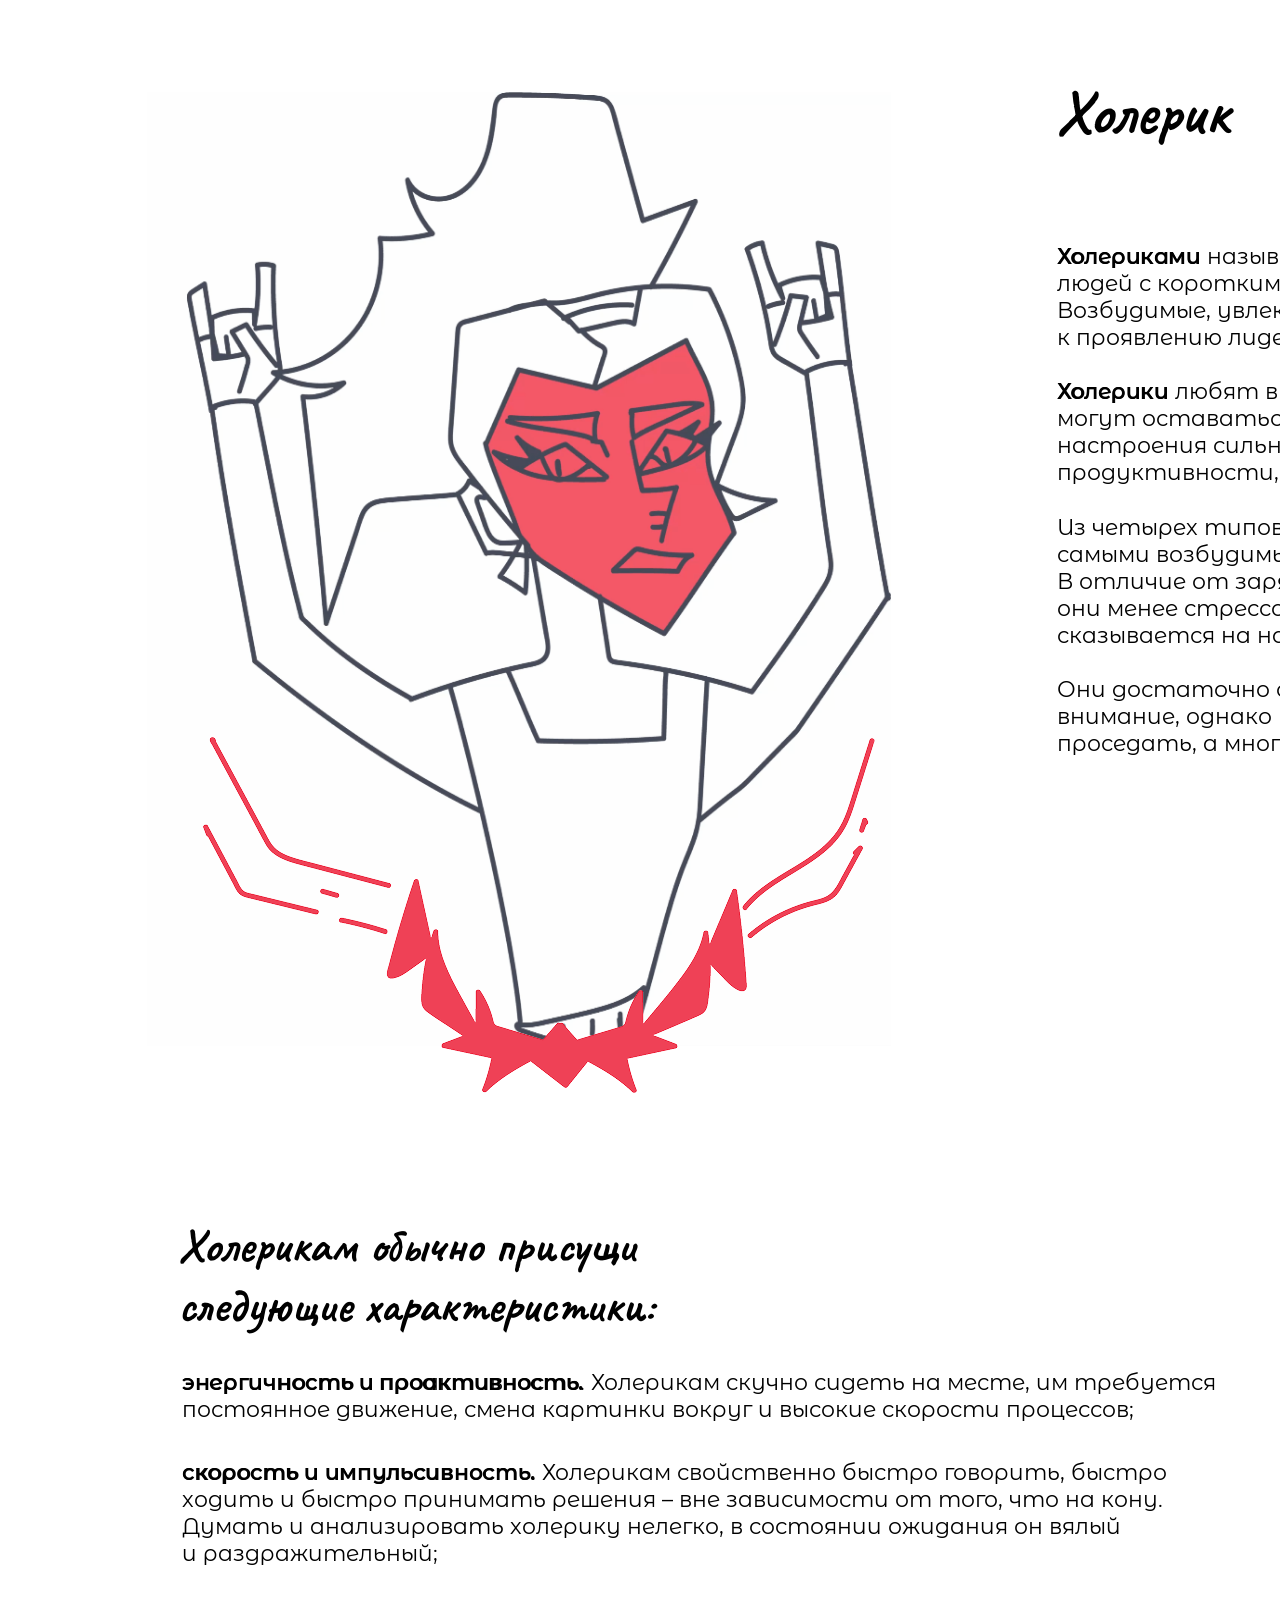
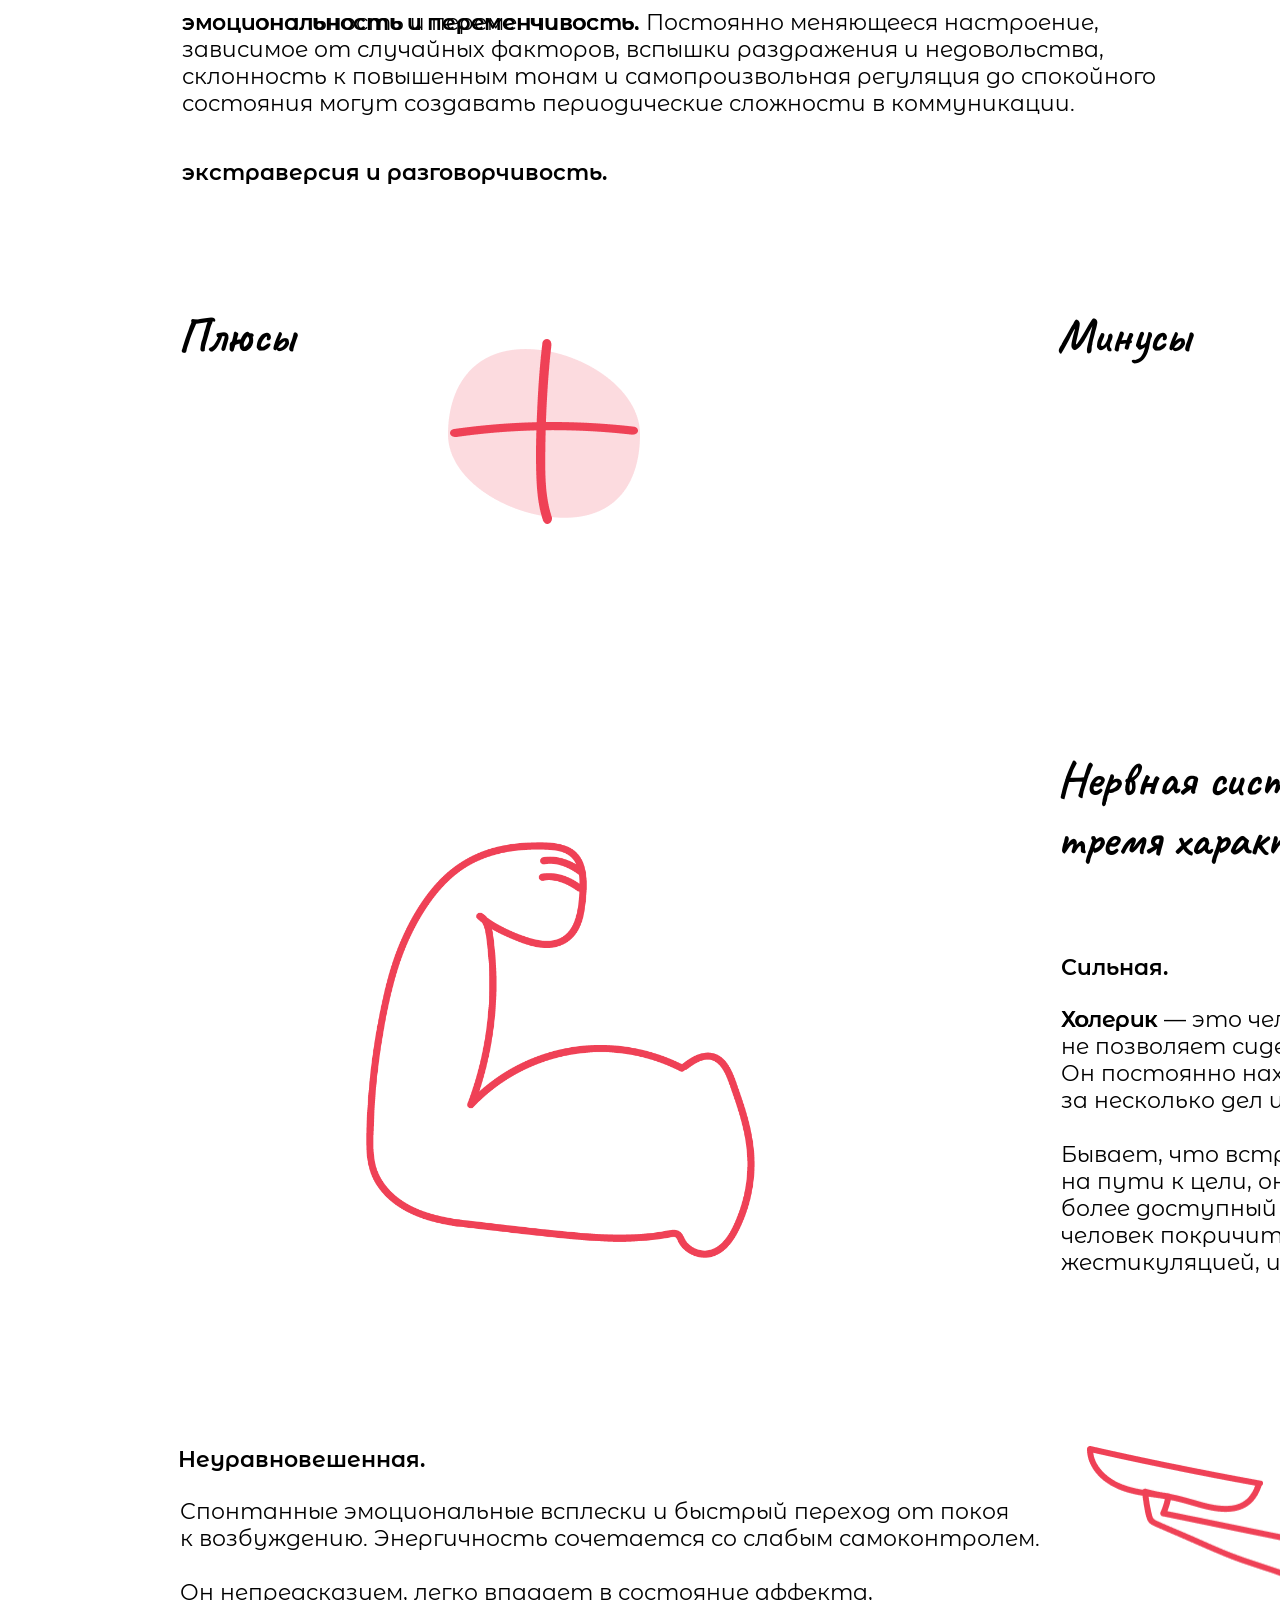
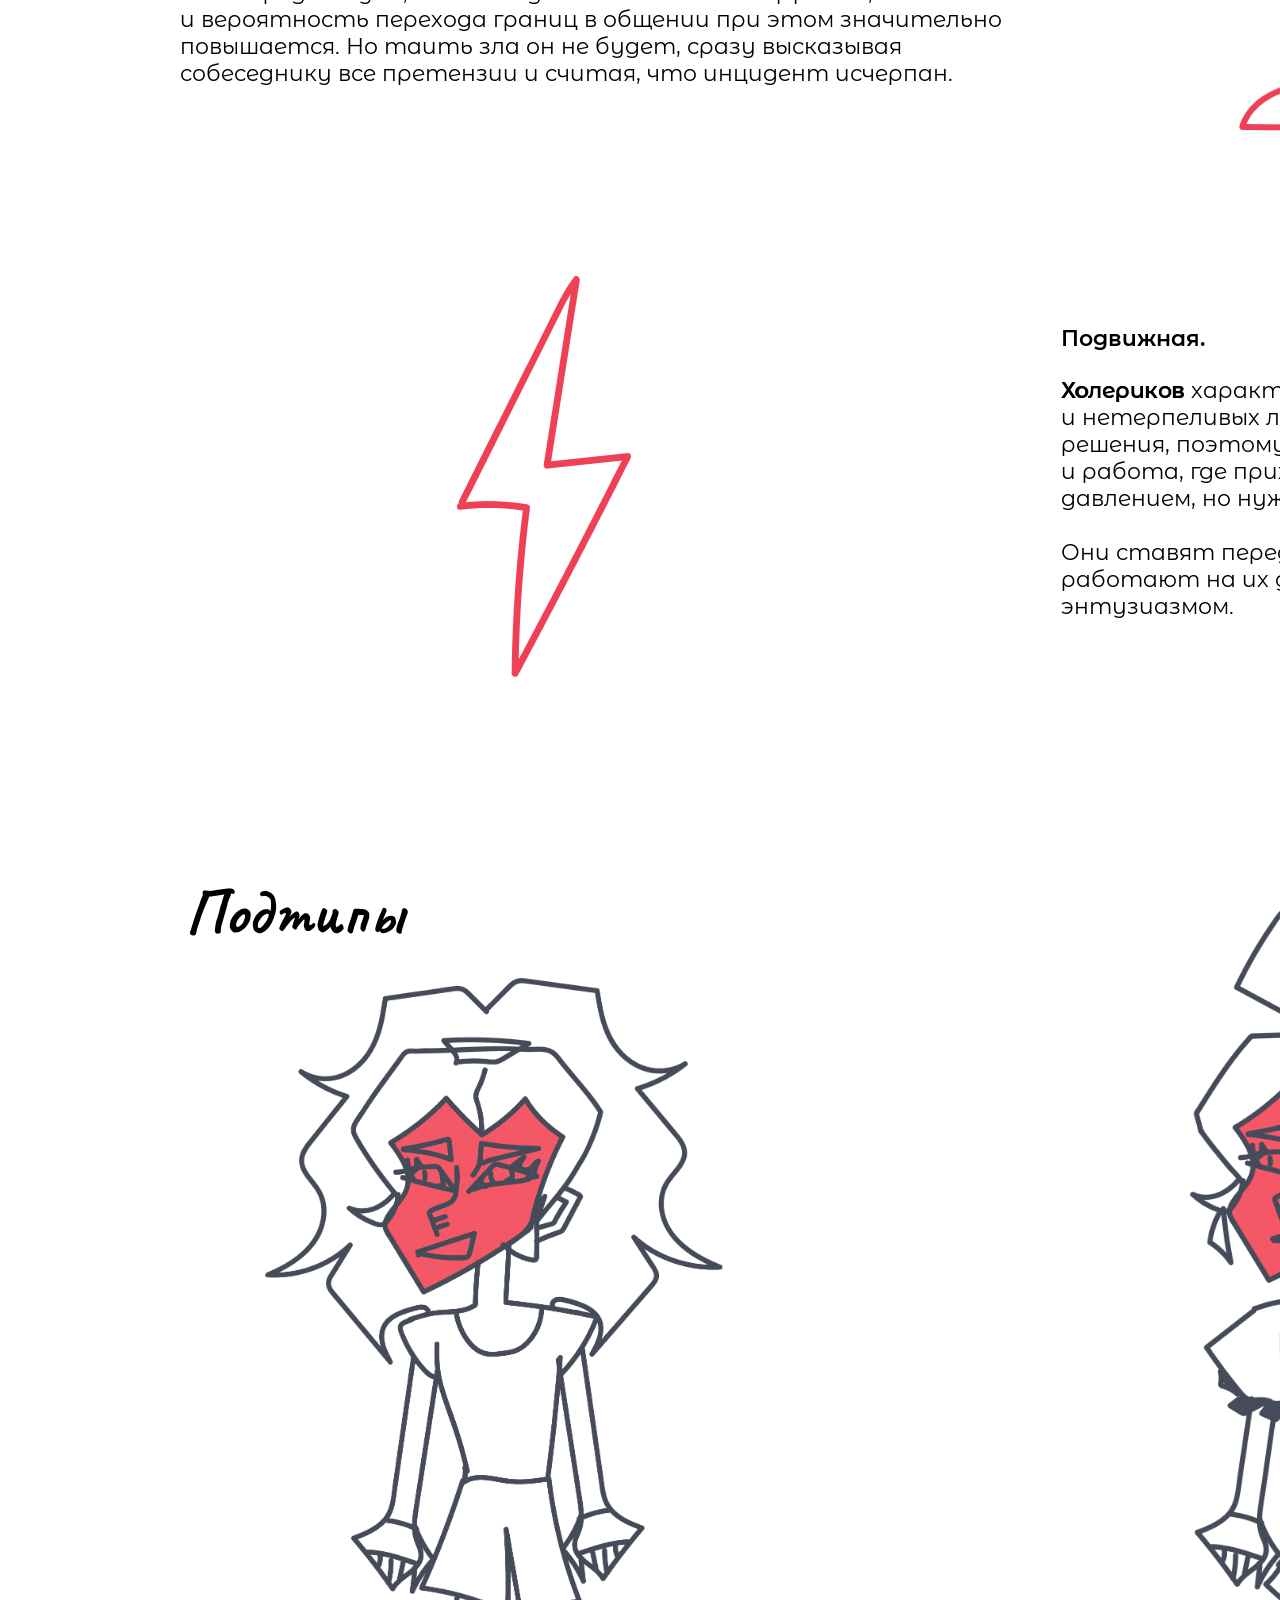
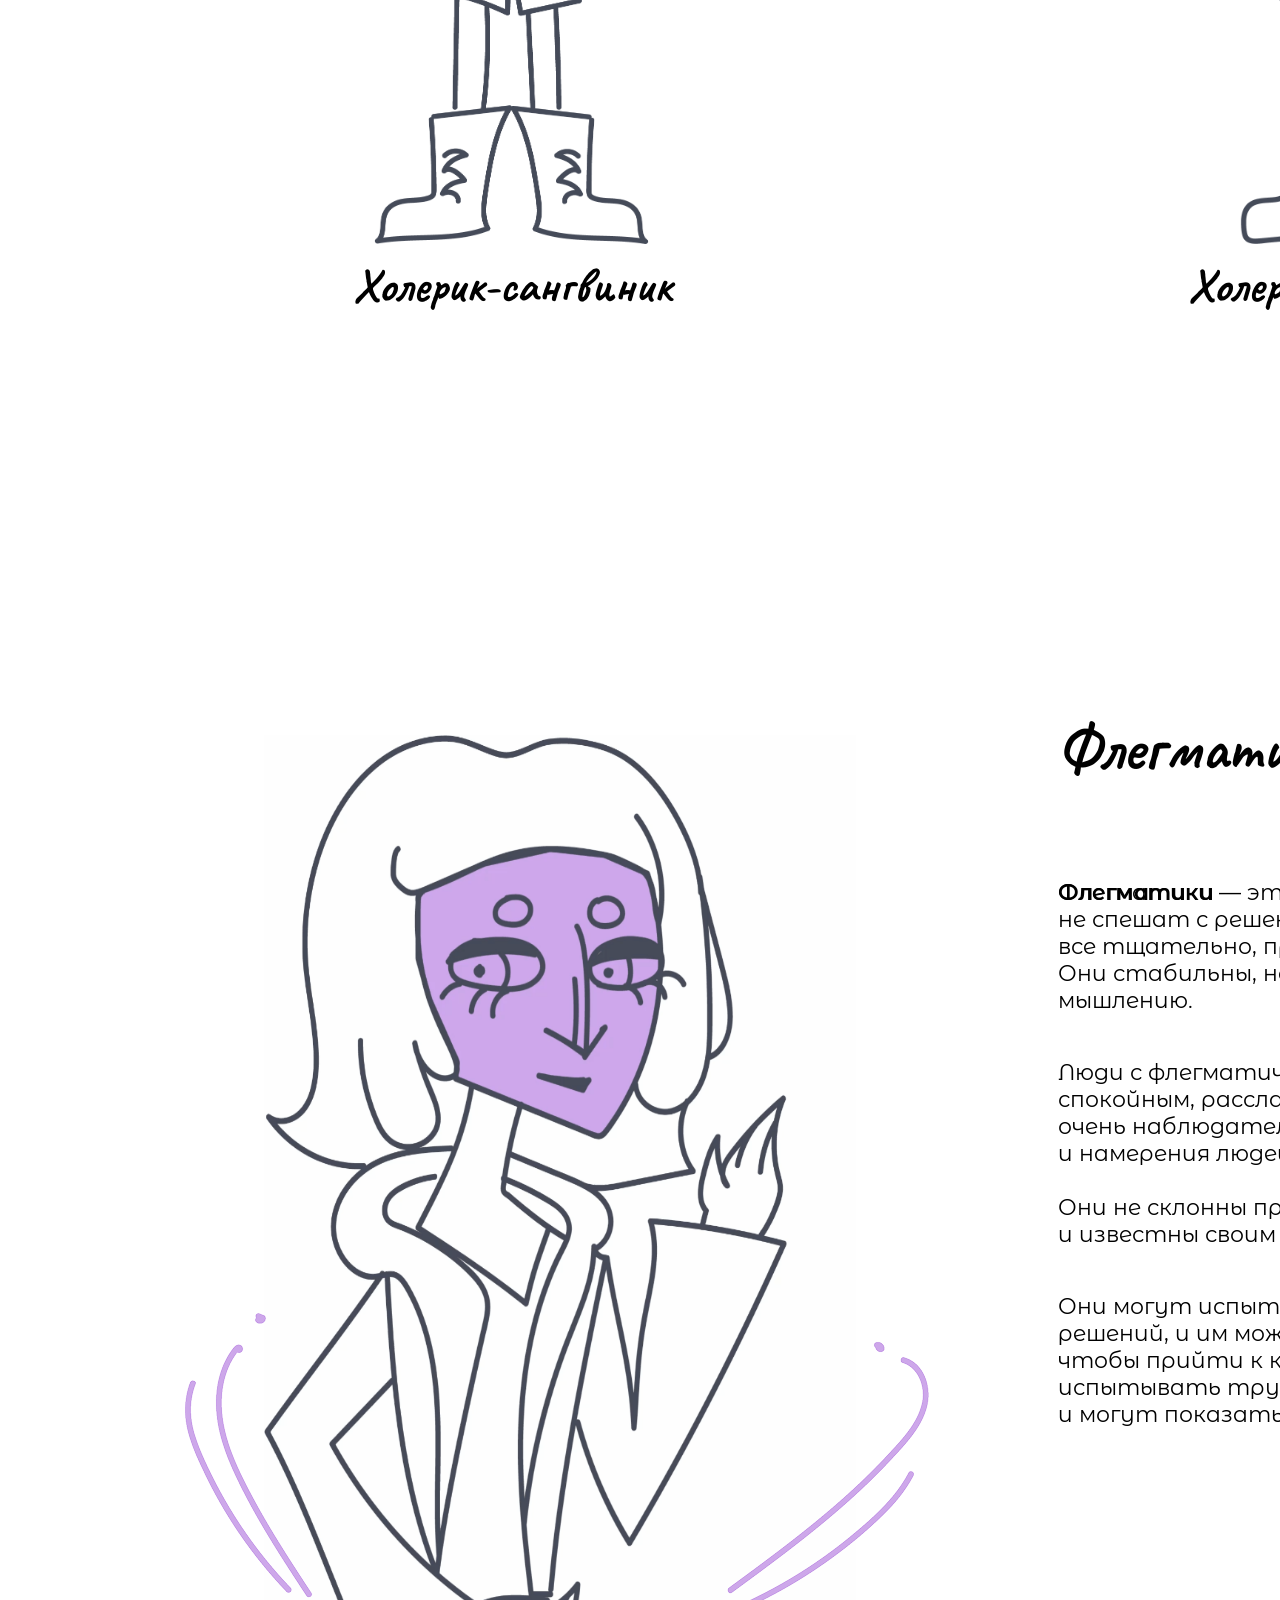
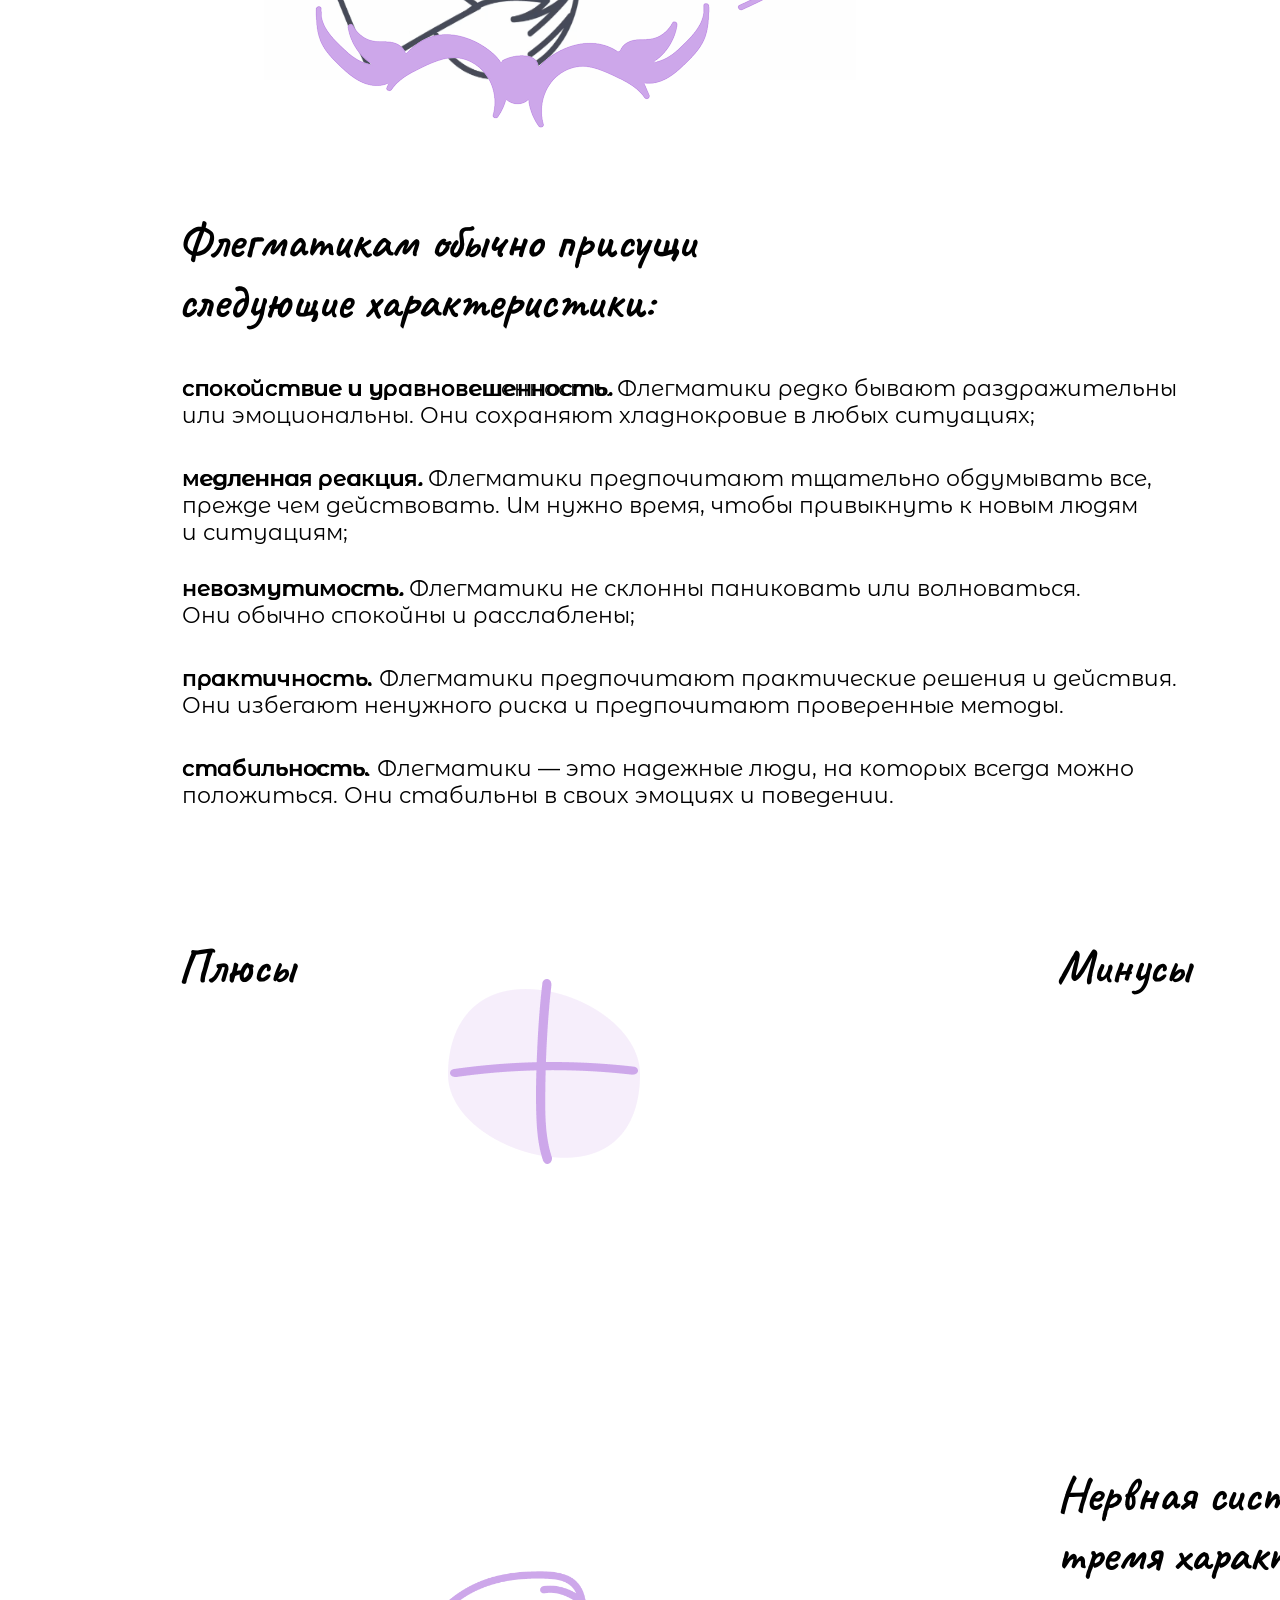
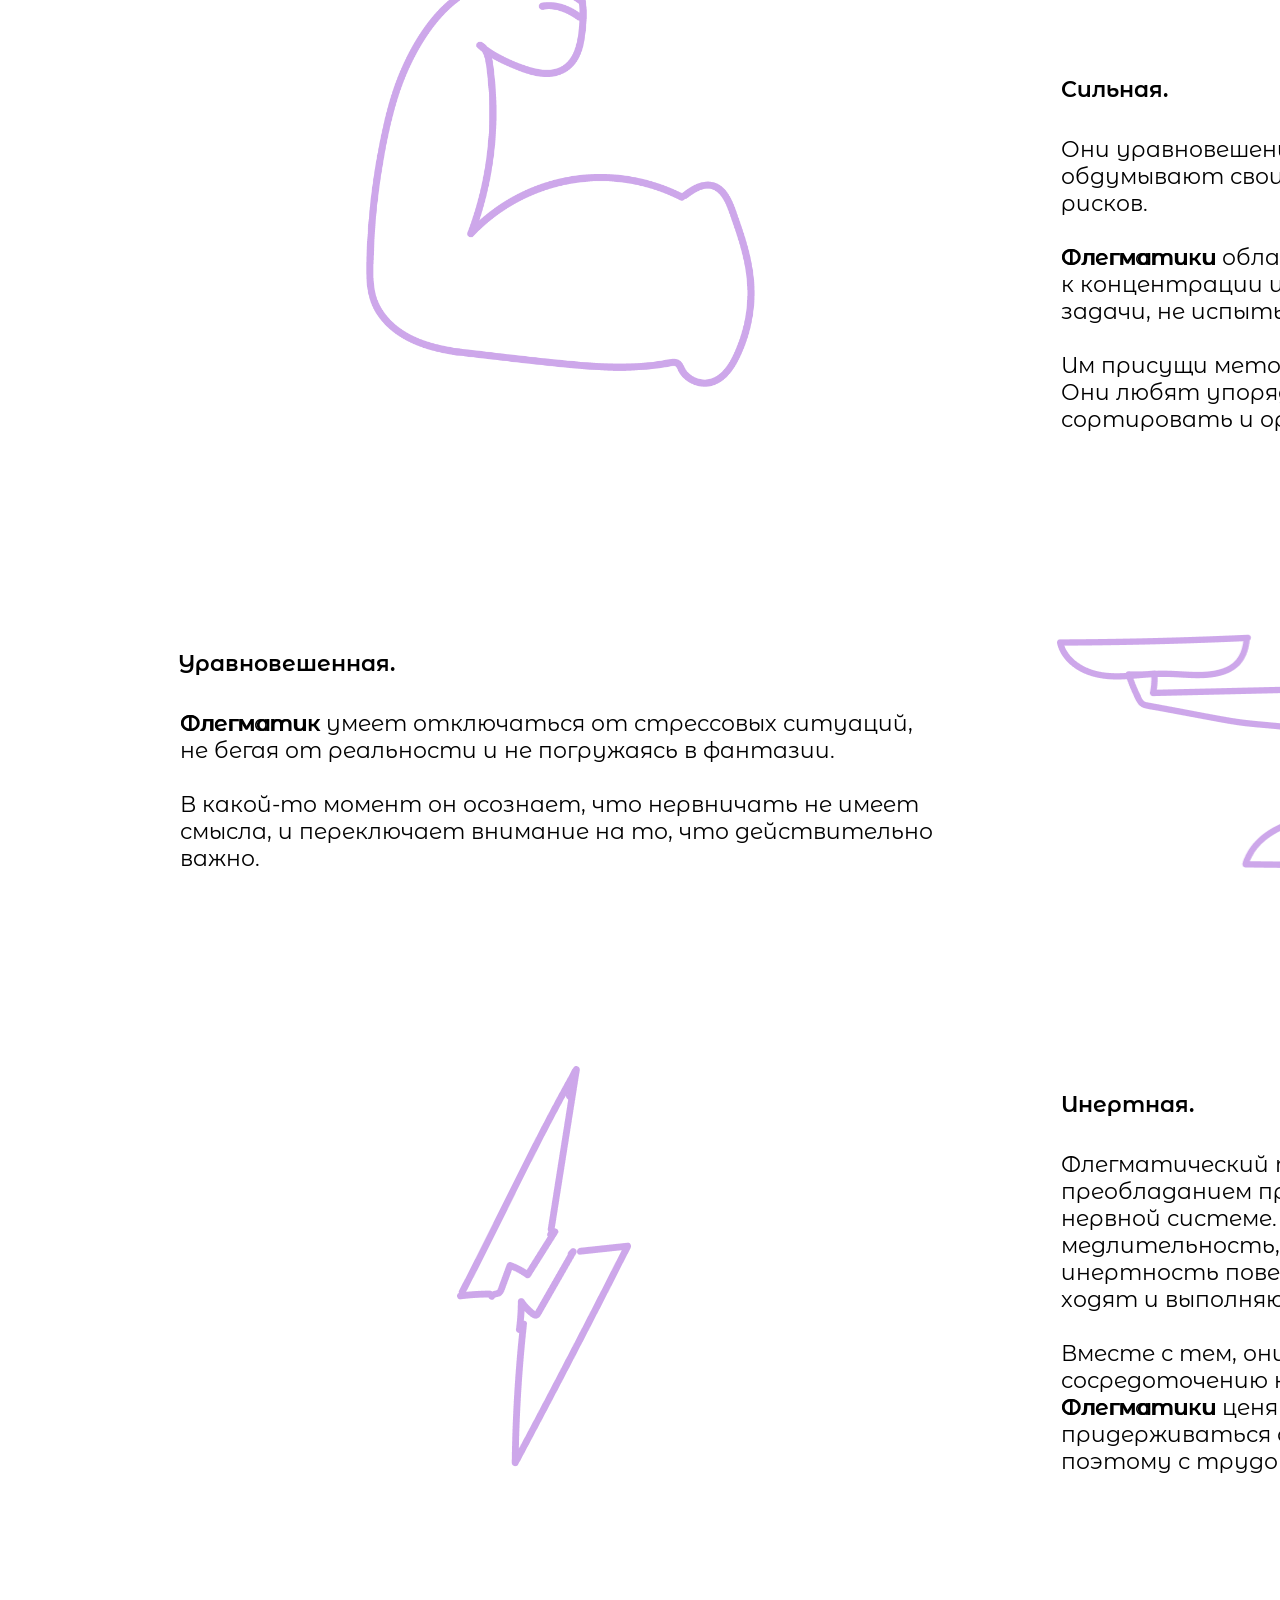
<file: VkrTypes.html>
<!doctype html>
<html>
<head>
<meta charset="utf-8">
<title>temperament</title>
	<link href="https://fonts.googleapis.com/css2?family=Caveat:wght@700&display=swap" rel="stylesheet">
<link href="https://fonts.googleapis.com/css2?family=Montserrat+Alternates:wght@400;500;600;700;800;900&display=swap" rel="stylesheet">
	
	<link rel="stylesheet" href="VkrTypesStyle.css">
	</head>
<body style="background-color: #FFFFFF;">
	  <style>
	 
		 
		  </style>
	
	<img src="./Images/bg color3.png" id="imgFoto1" alt=""/>
<img src="./Images/фонфон1.png" id="imgFoto0" alt=""/>
<a href="index.html"><img src="./Images/p1 (1).png" id="imgFoto2" alt="Zoom" class="zoom-image"></a>
	<a href="index.html"><img src="./Images/tempp.png" id="imgFoto3" alt="Zoom" class="zoom-image"></a>

<a href="VkrHistory.html"><img src="./Images/история_папка (1).png" id="imgFoto4" alt="Zoom" class="zoom-image"></a>
<a href="VkrWorks.html"><img src="./Images/принцип_папка (1).png" id="imgFoto5" alt="Zoom" class="zoom-image"></a>
<img src="./Images/типы_папка3 (1).png" id="imgFoto6" alt="Zoom" class="zoom-image">
<a href="VkrTest.html"><img src="./Images/тест_папка (1).png" id="imgFoto7" alt="Zoom" class="zoom-image"></a>
	<pre align="left"><h17 id="text">Типы темперамента</h17></pre>
	

	
	
<img src="./Images/san.gif" id="imgFoto20" alt="Zoom" class="zoom-image2">
<img src="./Images/глав рамка 1.png" id="imgFoto21" alt="Zoom" class="zoom-image">
<img src="./Images/сангвиник-холерик1.png" id="imgFoto22" alt="Zoom" class="zoom-image">
<img src="./Images/сангвиник-флегматик1.png" id="imgFoto23" alt="Zoom" class="zoom-image">
	<pre align="left"><h1>Современная теория о четырех типах темперамента базируется на наблюдениях Гиппократа, 
однако объяснение деления людей на группы носит более научный характер. Оно включает в себя 
глубокое понимание физиологических и психологических механизмов, лежащих в основе этих различий.
	
	
	
Исследования доказывают, что каждый тип связан с особенностями нервной системы, которые 
влияют на реактивность и адаптивность человека в разных условиях. Люди, принадлежащие 
к разным типам, различаются скоростью и интенсивностью психических процессов, уровнем 
активности и эмоциональной устойчивости.	
</h1></pre>
<pre align="left"><h2>Сангвиник</h2></pre>
	<pre align="left"><h3>Термин "сангвиник" происходит от латинского слова 
sanguis, что означает "кровь". В древности люди верили, 
что четыре биологические жидкости отвечают 
за определение темперамента человека. Считалось, 
что люди с избытком крови обладают сангвиническим 
темпераментом, который характеризуется веселым, 
общительным и оптимистичным характером.</h3></pre>
	<pre align="left"><h4>В наше время сангвиник определяется как тип личности,
характеризующийся позитивным взглядом на жизнь, 
высоким уровнем энергии , разговорчивостью 
и выразительностью эмоций.</h4></pre>
	<pre align="left"><h5>Сангвиники сопереживают и сострадают, а также 
обладают сильной интуицией, которая помогает 
им легко распознавать людей и ситуации. Они также 
известны своей адаптивностью, поскольку способны 
легко приспосабливаться к новым ситуациям 
и обстановке.</h5></pre>
	<pre align="left"><h150>Сангвиники</h150></pre>
	<pre align="left"><h6>Сангвиникам обычно присущи 
следующие характеристики:</h6></pre>
	<pre align="left"><h7>активная, но не чрезмерная жестикуляция;
</h7></pre>
	<pre align="left"><h8>хорошее настроение.
</h8></pre>
	<pre align="left"><h9>хорошее настроение. Это вовсе не означает, что человек всегда 
безоговорочно счастлив, но он относится к миру дружелюбно, 
часто улыбается и при любых обстоятельствах сохраняет 
оптимистичный настрой;
</h9></pre>
	<pre align="left"><h10>практичность.
</h10></pre>
	<pre align="left"><h11>практичность. Несмотря на позитивность, сангвиник по природе 
не благодетель, он во всем ищет выгоду для себя;
</h11></pre>
	<pre align="left"><h12>жажда внимания и общения
</h12></pre>
	<pre align="left"><h13>Плюсы
</h13></pre>
	<pre align="left"><h15 id="txt">


жизнерадостный;

все схватывает на лету;

общительный, энергичный;

высокая работоспособность;

умеет сохранять 
самообладание в разных 
ситуациях;

легко приспосабливается 
к новым обстоятельствам;
</h15></pre>
	<pre align="left"><h16 id="txt1">


излишняя эмоциональность; 

не выносит однообразность; 

быстро переключается 
с одного дела на другое;

часто переоценивает себя 
и свои возможности; 

всегда уверен в правильности 
собственных решений.
</h16></pre>
	<pre align="left"><h14>Минусы
</h14></pre>
	<button id="hide" type="submit" onclick="myImg()"><img src="./Images/плюс.png" id="imgFoto8" alt="Zoom" class="zoom-image6"></button>
	<button id="hide1" type="submit" onclick="myImg2()"><img src="./Images/минус.png" id="imgFoto9" alt="Zoom" class="zoom-image6"></button>
	
	<script>
	function myImg() {
  document.getElementById('txt').className = 'classname';
}</script>
	<script>
	function myImg2() {
  document.getElementById('txt1').className = 'classname';
}</script>
	
	
	<pre align="left"><h18>Нервная система сангвиников отличается 
тремя характеристиками:
</h18></pre>
	<pre align="left"><h19>Сильная.
</h19></pre>
	<pre align="left"><h20>Они способны выдерживать длительные эмоциональные 
нагрузки, стресс, почти всегда сохраняют ресурсное 
состояние, поэтому в работе отличаются высокой 
эффективностью, производительностью.
 
Они легко способны действовать в ситуации цейтнота, 
сохраняют спокойствие, когда всё горит и другие 
хватаются за голову или впадают в ступор, отчаяние.
</h20></pre>
	<pre align="left"><h21>Уравновешенная.
</h21></pre>
	<pre align="left"><h22>Уникальная черта сангвиников в том, что с сильной нервной 
системой им досталась способность управлять своими 
чувствами. Они способны быстро заводиться, легко поддаваться 
ярким интенсивным эмоциям, ловить настроение толпы. 

Вместе с этим они так же легко возвращают себе контроль, 
могут не поддаваться своей эмоциональности, перестать 
смеяться, когда ситуация изменилась, не впадать в панику, 
не зависать в депрессивных эмоциях.

</h22></pre>
	<pre align="left"><h23>Подвижная.
</h23></pre>
	<pre align="left"><h24>Нервная система сангвиников легко адаптируется 
к новым обстоятельствам, что позволяет им менять 
стратегии поведения, выбирая наиболее подходящую. 

Сангвиники не из тех, кто боится покидать свою зону 
комфорта, страшится перемен или сложных задач, 
потому что у их психики, как правило, хватает 
ресурсов, чтобы со всем этим справиться.
</h24></pre>
	<pre align="left"><h240>Сангвиники
</h240></pre>
	
	<img src="./Images/сильный2 1.png" id="imgFoto10" alt="Zoom" class="zoom-image6">
	<img src="./Images/Group 55.png" id="imgFoto11" alt="Zoom" class="zoom-image6">
	<img src="./Images/Group 56.png" id="imgFoto12" alt="Zoom" class="zoom-image6">
	<pre align="left"><h25>Подтипы
</h25></pre>
	<pre align="left"><h26>Сангвиник-холерик
</h26></pre>
	<pre align="left"><h27>Сангвиник-флегматик
</h27></pre>
	
	<pre align="left"><h28>Холерик</h28></pre>
	<pre align="left"><h29>Холериками называют ярких, энергичных, импульсивных 
людей с коротким путем от мысли до её реализации. 
Возбудимые, увлекаемые и идейные, они склонны 
к проявлению лидерских качеств. 

Холерики любят внимание, общительны, но не всегда 
могут оставаться стабильными – перепады
настроения сильно сказываются на их состоянии, 
продуктивности, концентрации.</h29></pre>
	<pre align="left"><h290>Холериками</h290></pre>
	<pre align="left"><h291>Холерики</h291></pre>
	<pre align="left"><h30>Из четырех типов темперамента холерики считаются 
самыми возбудимыми и эмоциональными. 
В отличие от заряженных и гиперактивных сангвиников, 
они менее стрессоустойчивы – любое событие 
сказывается на настроении холерика.

Они достаточно отходчивые и легко переключают 
внимание, однако уровень самоконтроля может 
проседать, а многие условности и правила им скучны.</h30></pre>
	
	<img src="./Images/chol lig (1).gif" id="imgFoto13" alt="Zoom" class="zoom-image2">
<img src="./Images/глав рамка2 1.png" id="imgFoto14" alt="Zoom" class="zoom-image">
	<pre align="left"><h31>Холерикам обычно присущи 
следующие характеристики:</h31></pre>
	<pre align="left"><h32>энергичность и проактивность.
</h32></pre>
	<pre align="left"><h33>энергичность и проактивность. Холерикам скучно сидеть на месте, им требуется 
постоянное движение, смена картинки вокруг и высокие скорости процессов;
</h33></pre>
	<pre align="left"><h34>скорость и импульсивность.
</h34></pre>
	<pre align="left"><h35>скорость и импульсивность. Холерикам свойственно быстро говорить, быстро 
ходить и быстро принимать решения – вне зависимости от того, что на кону. 
Думать и анализировать холерику нелегко, в состоянии ожидания он вялый 
и раздражительный;
</h35></pre>
	<pre align="left"><h36>эмоциональность и переменчивость.
</h36></pre>
	<pre align="left"><h37>эмоциональность и переменчивость. Постоянно меняющееся настроение, 
зависимое от случайных факторов, вспышки раздражения и недовольства, 
склонность к повышенным тонам и самопроизвольная регуляция до спокойного 
состояния могут создавать периодические сложности в коммуникации.
</h37></pre>
	<pre align="left"><h38>экстраверсия и разговорчивость.
</h38></pre>
	<pre align="left"><h39>Плюсы
</h39></pre>
	<pre align="left"><h41 id="txt2">


волевой;

энергичный;

решительный;

работоспособный.
</h41></pre>
	<pre align="left"><h43 id="txt3">


вспыльчивый;

нетерпиливый; 

раздражительный.
</h43></pre>
	<pre align="left"><h40>Минусы
</h40></pre>
	
	<button id="hide2" type="submit" onclick="myImg3()"><img src="./Images/плюс (1).png" id="imgFoto15" alt="Zoom" class="zoom-image6"></button>
	<button id="hide3" type="submit" onclick="myImg4()"><img src="./Images/минус (1).png" id="imgFoto16" alt="Zoom" class="zoom-image6"></button>
	<script>
	function myImg3() {
  document.getElementById('txt2').className = 'classname';
}</script>
	<script>
	function myImg4() {
  document.getElementById('txt3').className = 'classname';
}</script>
	
	<pre align="left"><h44>Нервная система холериков отличается 
тремя характеристиками:
</h44></pre>
	<pre align="left"><h45>Сильная.
</h45></pre>
	<pre align="left"><h46>Холерик — это человек, тип темперамента которого 
не позволяет сидеть на месте ни минуты. 
Он постоянно находится в движении, берется сразу 
за несколько дел и с блеском справляется с ними.

Бывает, что встретив серьезное сопротивление 
на пути к цели, он быстро охладевает к ней, найдя 
более доступный вариант. Но в большинстве случаев 
человек покричит, сопровождая возмущение активной 
жестикуляцией, и отправится решать проблему.
</h46></pre>
	<pre align="left"><h460>Холерик</h460></pre>
	<pre align="left"><h47>Неуравновешенная.
</h47></pre>
	<pre align="left"><h48>Спонтанные эмоциональные всплески и быстрый переход от покоя 
к возбуждению. Энергичность сочетается со слабым самоконтролем.

Он непредсказуем, легко впадает в состояние аффекта, 
и вероятность перехода границ в общении при этом значительно 
повышается. Но таить зла он не будет, сразу высказывая 
собеседнику все претензии и считая, что инцидент исчерпан.
</h48></pre>
	<pre align="left"><h49>Подвижная.
</h49></pre>
	<pre align="left"><h50>Холериков характеризуют как многозадачных, быстрых 
и нетерпеливых людей. Они играючи принимают важные 
решения, поэтому им хорошо дается стресс-менеджмент 
и работа, где приходится находиться под большим 
давлением, но нужно быстро реагировать на ситуацию.

Они ставят перед собой амбициозные цели, продуктивно 
работают на их достижение, заражая всех вокруг своим 
энтузиазмом.
</h50></pre>
	<pre align="left"><h500>Холериков</h500></pre>
	<img src="./Images/сильный 3.png" id="imgFoto17" alt="Zoom" class="zoom-image6">
	<img src="./Images/Group 59.png" id="imgFoto18" alt="Zoom" class="zoom-image6">
	<img src="./Images/Group 58.png" id="imgFoto19" alt="Zoom" class="zoom-image6">
	<pre align="left"><h51>Подтипы
</h51></pre>
	<pre align="left"><h52>Холерик-сангвиник
</h52></pre>
	
	<pre align="left"><h53>Холерик-меланхолик
</h53></pre>
	<img src="./Images/холерик-сангвиник светлый.png" id="imgFoto24" alt="Zoom" class="zoom-image">
<img src="./Images/холерик-меланхолик светлый.png" id="imgFoto25" alt="Zoom" class="zoom-image">
	<pre align="left"><h54>Флегматик</h54></pre>
	<pre align="left"><h55>Флегматики — это люди, которые, как правило, 
не спешат с решениями, предпочитают обдумывать 
все тщательно, прежде чем действовать. 
Они стабильны, надежны и склонны к рациональному 
мышлению.</h55></pre>
	<pre align="left"><h550>Флегматики</h550></pre>
	<pre align="left"><h56>Люди с флегматическим темпераментом обладают 
спокойным, расслабленным характером. Флегматики 
очень наблюдательны и хорошо понимают мотивы 
и намерения людей. 

Они не склонны принимать импульсивные решения 
и известны своим рациональным мышлением.</h56></pre>
<pre align="left"><h57>Они могут испытывать трудности с принятием 
решений, и им может потребоваться много времени, 
чтобы прийти к какому-либо выводу. Они также могут 
испытывать трудности с выражением своих эмоций 
и могут показаться холодными или отстраненными.</h57></pre>
	
	<img src="./Images/fleg.gif" id="imgFoto26" alt="Zoom" class="zoom-image2">
<img src="./Images/глав рамка3 1.png" id="imgFoto27" alt="Zoom" class="zoom-image">
	<pre align="left"><h58>Флегматикам обычно присущи 
следующие характеристики:</h58></pre>
	<pre align="left"><h59>спокойствие и уравновешенность.
</h59></pre>
	<pre align="left"><h60>спокойствие и уравновешенность. Флегматики редко бывают раздражительны 
или эмоциональны. Они сохраняют хладнокровие в любых ситуациях;
</h60></pre>
	<pre align="left"><h61>медленная реакция.
</h61></pre>
	<pre align="left"><h62>медленная реакция. Флегматики предпочитают тщательно обдумывать все, 
прежде чем действовать. Им нужно время, чтобы привыкнуть к новым людям 
и ситуациям;
</h62></pre>
	<pre align="left"><h63>невозмутимость.
</h63></pre>
	<pre align="left"><h64>невозмутимость. Флегматики не склонны паниковать или волноваться. 
Они обычно спокойны и расслаблены;
</h64></pre>
	<pre align="left"><h65>практичность.
</h65></pre>
	<pre align="left"><h66>практичность. Флегматики предпочитают практические решения и действия. 
Они избегают ненужного риска и предпочитают проверенные методы.
</h66></pre>
	<pre align="left"><h67>стабильность.
</h67></pre>
	<pre align="left"><h68>стабильность. Флегматики — это надежные люди, на которых всегда можно 
положиться. Они стабильны в своих эмоциях и поведении.
</h68></pre>
	<pre align="left"><h69>Плюсы
</h69></pre>
	<pre align="left"><h71 id="txt4">


спокойный;

рациональный;

стабильный;

стресоустойчивый.
</h71></pre>
	<pre align="left"><h72 id="txt5">


пассивный; 

малоэмоциональный; 

не проявляет энтузиазма 
к новым идеям;

медлителен в принятии 
решений. 
</h72></pre>
	<pre align="left"><h70>Минусы
</h70></pre>
	
	<button id="hide4" type="submit" onclick="myImg5()"><img src="./Images/плюс (2).png" id="imgFoto28" alt="Zoom" class="zoom-image6"></button>
	<button id="hide5" type="submit" onclick="myImg6()"><img src="./Images/минус (2).png" id="imgFoto29" alt="Zoom" class="zoom-image6"></button>
	<script>
	function myImg5() {
  document.getElementById('txt4').className = 'classname';
}</script>
	<script>
	function myImg6() {
  document.getElementById('txt5').className = 'classname';
}</script>
	
	<pre align="left"><h73>Нервная система флегматиков отличается 
тремя характеристиками:
</h73></pre>
	<pre align="left"><h74>Сильная.
</h74></pre>
	<pre align="left"><h75>Они уравновешены, не слишком экспрессивны, тщательно 
обдумывают свои слова и решения, стараются избегать 
рисков.
 
Флегматики обладают отличной способностью 
к концентрации и могут часами выполнять рутинные 
задачи, не испытывая усталости. 

Им присущи методичность и системный подход. 
Они любят упорядоченность, всегда готовые 
сортировать и организовывать.
</h75></pre>
	<pre align="left"><h750>Флегматики
</h750></pre>
	<pre align="left"><h76>Уравновешенная.
</h76></pre>
	<pre align="left"><h77>Флегматик умеет отключаться от стрессовых ситуаций, 
не бегая от реальности и не погружаясь в фантазии. 

В какой-то момент он осознает, что нервничать не имеет 
смысла, и переключает внимание на то, что действительно 
важно. 
</h77></pre>
	<pre align="left"><h770>Флегматик</h770></pre>
	<pre align="left"><h78>Инертная.
</h78></pre>
	<pre align="left"><h79>Флегматический темперамент обусловлен 
преобладанием процессов торможения в центральной 
нервной системе. Это определяет физическую 
медлительность, спокойствие и некоторую 
инертность поведения флегматиков: они говорят, 
ходят и выполняют работу размеренно, не торопясь. 

Вместе с тем, они способны к глубокому и длительному 
сосредоточению на решаемых задачах. 
Флегматики ценят стабильность и предпочитают 
придерживаться отработанных схем поведения, 
поэтому с трудом воспринимают перемены.
</h79></pre>
	<pre align="left"><h790>Флегматики</h790></pre>
	<img src="./Images/сильный 2.png" id="imgFoto35" alt="Zoom" class="zoom-image6">
	<img src="./Images/Group 60.png" id="imgFoto36" alt="Zoom" class="zoom-image6">
	<img src="./Images/Group 62.png" id="imgFoto37" alt="Zoom" class="zoom-image6">
	<pre align="left"><h80>Подтипы
</h80></pre>
	<pre align="left"><h81>Флегматик-сангвиник
</h81></pre>
	
	<pre align="left"><h82>Флегматик-меланхолик
</h82></pre>
	<img src="./Images/флегматик-сангвиник1.png" id="imgFoto38" alt="Zoom" class="zoom-image">
<img src="./Images/флегматик-меланхолик1.png" id="imgFoto39" alt="Zoom" class="zoom-image">
	<pre align="left"><h83>Меланхолик</h83></pre>
	<pre align="left"><h84>Меланхолики — это личности с богатой эмоциональной 
палитрой и тонким восприятием окружающего мира. 
Они погружены в свои чувства, переживания 
и размышления, что делает их невероятно чуткими 
и глубоко эмпатичными.</h84></pre>
	<pre align="left"><h840>Меланхолики</h840></pre>
	<pre align="left"><h85>У таких людей нервные процессы характеризуются 
слабостью возбуждения и торможения. Это означает, 
что меланхолики быстро истощаются под воздействием 
внешних раздражителей, будь то громкие звуки, 
интенсивное общение или внезапные перемены.</h85></pre>
<pre align="left"><h86>Из-за высокой чувствительности нервной системы 
меланхолики нередко реагируют на стресс тревогой, 
растерянностью или ступором. Они склонны долго 
переживать любые неприятные ситуации, 
переосмысливая произошедшее снова и снова.</h86></pre>
	<img src="./Images/mel.gif" id="imgFoto40" alt="Zoom" class="zoom-image2">
<img src="./Images/глав рамка4 1.png" id="imgFoto41" alt="Zoom" class="zoom-image">
	<pre align="left"><h87>Меланхоликам обычно присущи 
следующие характеристики:</h87></pre>
	<pre align="left"><h88>эмоциональная уязвимость.
</h88></pre>
	<pre align="left"><h89>эмоциональная уязвимость. Из-за особенностей психики любая эмоциональная 
активность, будь то радость или грусть, быстро истощает внутренние ресурсы 
меланхолика. Им необходимо больше времени на восстановление и обретение 
гармонии;
</h89></pre>
	<pre align="left"><h90>внешнее спокойствие.
</h90></pre>
	<pre align="left"><h91>внешнее спокойствие. Меланхолики производят впечатление людей с ровным 
и уравновешенным характером. Внешний облик меланхоликов отличается 
спокойствием и редко выдает накал эмоций, которые на самом деле могут 
бушевать внутри; 
</h91></pre>
	<pre align="left"><h92>гиперэмоциональность.
</h92></pre>
	<pre align="left"><h93>гиперэмоциональность. Меланхолика легко ранить — даже мимолетный недобрый 
взгляд или неосторожное слово способны надолго поселить в его сердце тревогу 
или обиду;
</h93></pre>
	<pre align="left"><h94>перепады настроения.
</h94></pre>
	<pre align="left"><h95>перепады настроения. Эмоциональный мир меланхоликов полон контрастов. 
Они способны испытывать как яркую радость, так и глубокую печаль, причем 
смена настроения может происходить мгновенно.
</h95></pre>
	<pre align="left"><h96>Плюсы
</h96></pre>
	<pre align="left"><h98 id="txt6">


тонкая душевная организация;

способность к эмпатии;

внимание к деталям;

усердие в работе.
</h98></pre>
	<pre align="left"><h99 id="txt7">


склонность к пессимизму 
и тревожности; 

сложности в общении; 

эмоциональная неустойчивость;

перфекционизм. 
</h99></pre>
	<pre align="left"><h97>Минусы
</h97></pre>
	
	<button id="hide6" type="submit" onclick="myImg7()"><img src="./Images/плюс (3).png" id="imgFoto42" alt="Zoom" class="zoom-image6"></button>
	<button id="hide7" type="submit" onclick="myImg8()"><img src="./Images/минус (3).png" id="imgFoto43" alt="Zoom" class="zoom-image6"></button>
	<script>
	function myImg7() {
  document.getElementById('txt6').className = 'classname';
}</script>
	<script>
	function myImg8() {
  document.getElementById('txt7').className = 'classname';
}</script>
	
	<pre align="left"><h100>Нервная система меланхоликов отличается 
тремя характеристиками:
</h100></pre>
	<pre align="left"><h101>Слабая.
</h101></pre>
	<pre align="left"><h102>Меланхолики часто склонны смотреть на жизнь через 
призму пессимизма. Они могут ожидать худшего даже 
в позитивных ситуациях, что нередко мешает им 
наслаждаться моментом. 
 
Кроме того, пессимизм меланхолика нередко приводит 
к самоограничениям — они боятся рисковать и принимать 
важные решения, предполагая неудачу. Постоянные 
переживания о будущем или даже о прошлом приводят 
к повышенному уровню стресса, бессоннице и другим 
психологическим проблемам.
</h102></pre>
	<pre align="left"><h1020>Меланхолики</h1020></pre>
	<pre align="left"><h103>Неуравновешенная.
</h103></pre>
	<pre align="left"><h104>Меланхолики подвержены резким перепадам настроения. Внешне 
спокойные, они могут внезапно впасть в грусть или испытывать 
тревогу без видимой причины.

Эти эмоциональные колебания нередко становятся источником 
конфликтов или недоразумений с окружающими, которые не всегда 
понимают причину столь бурных эмоциональных реакций.
</h104></pre>
	<pre align="left"><h1040>Меланхолики</h1040></pre>
	<pre align="left"><h105>Инертная.
</h105></pre>
	<pre align="left"><h106>
Меланхолики избегают ненужных контактов, что иногда 
приводит к упущенным возможностям. Их замкнутость 
может восприниматься окружающими как холодность 
или недружелюбие, что порой становится причиной 
недоразумений. 

Вместо того чтобы оставить проблемы позади, такие 
личности склонны долго размышлять о произошедшем, 
часто виня в этом себя.
</h106></pre>
	<pre align="left"><h1060>Меланхолики</h1060></pre>
	<pre align="left"><h107>Подтипы
</h107></pre>
	<pre align="left"><h108>Меланхолик-холерик
</h108></pre>
	
	<pre align="left"><h109>Меланхолик-флегматик
</h109></pre>
	<img src="./Images/Group 65.png" id="imgFoto45" alt="Zoom" class="zoom-image6">
	<img src="./Images/Group 63.png" id="imgFoto46" alt="Zoom" class="zoom-image6">
	<img src="./Images/Group 64.png" id="imgFoto47" alt="Zoom" class="zoom-image6">
	
	<img src="./Images/меланхолик-холерик1.png" id="imgFoto48" alt="Zoom" class="zoom-image">
<img src="./Images/меланхолик-флегматик1.png" id="imgFoto49" alt="Zoom" class="zoom-image">
	
	
	<a href="index.html"><img src="./Images/tempp.png" id="imgFoto32" alt="Zoom" class="zoom-image"></a>
	<a link href="https://www.vhutein.ru/"><img src="./Images/Logo VHUTEIN.svg" id="imgFoto33" alt=""/></a>
	<a link href="https://vk.com/vhutein?from=groups"><img src="./Images/LogoVk.svg" id="imgFoto34" alt=""/></a>
	<a link href="https://vk.com/vhutein?from=groups"><pre align="left"><h42>vk.com/vhutein</h42></pre></a>
<img src="./Images/Футер.png" id="imgFoto31" alt="Zoom" class="zoom-image5">
	
	<a href="#imgFoto3"><img src="./Images/вверх1.png" id="imgFoto44" alt="" class="zoom-image"></a>
	
	</body>
</html>
</file>
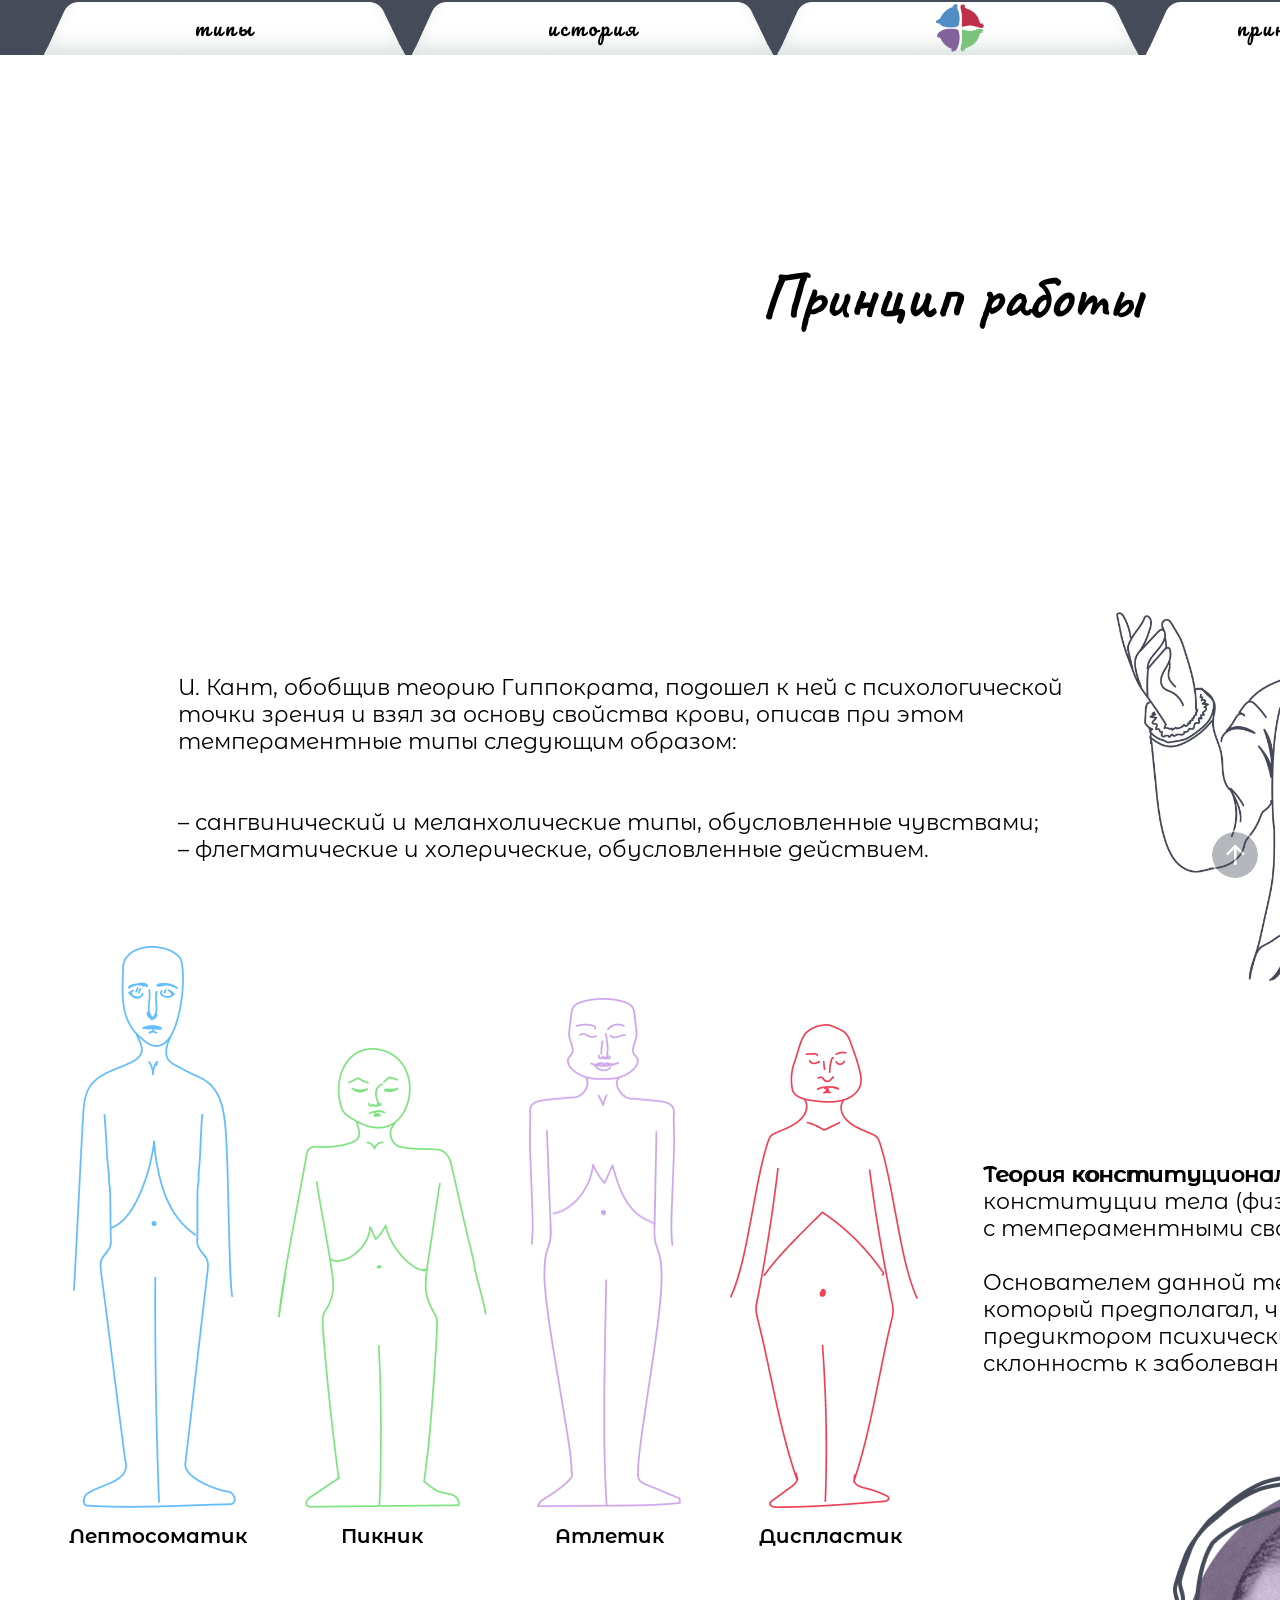
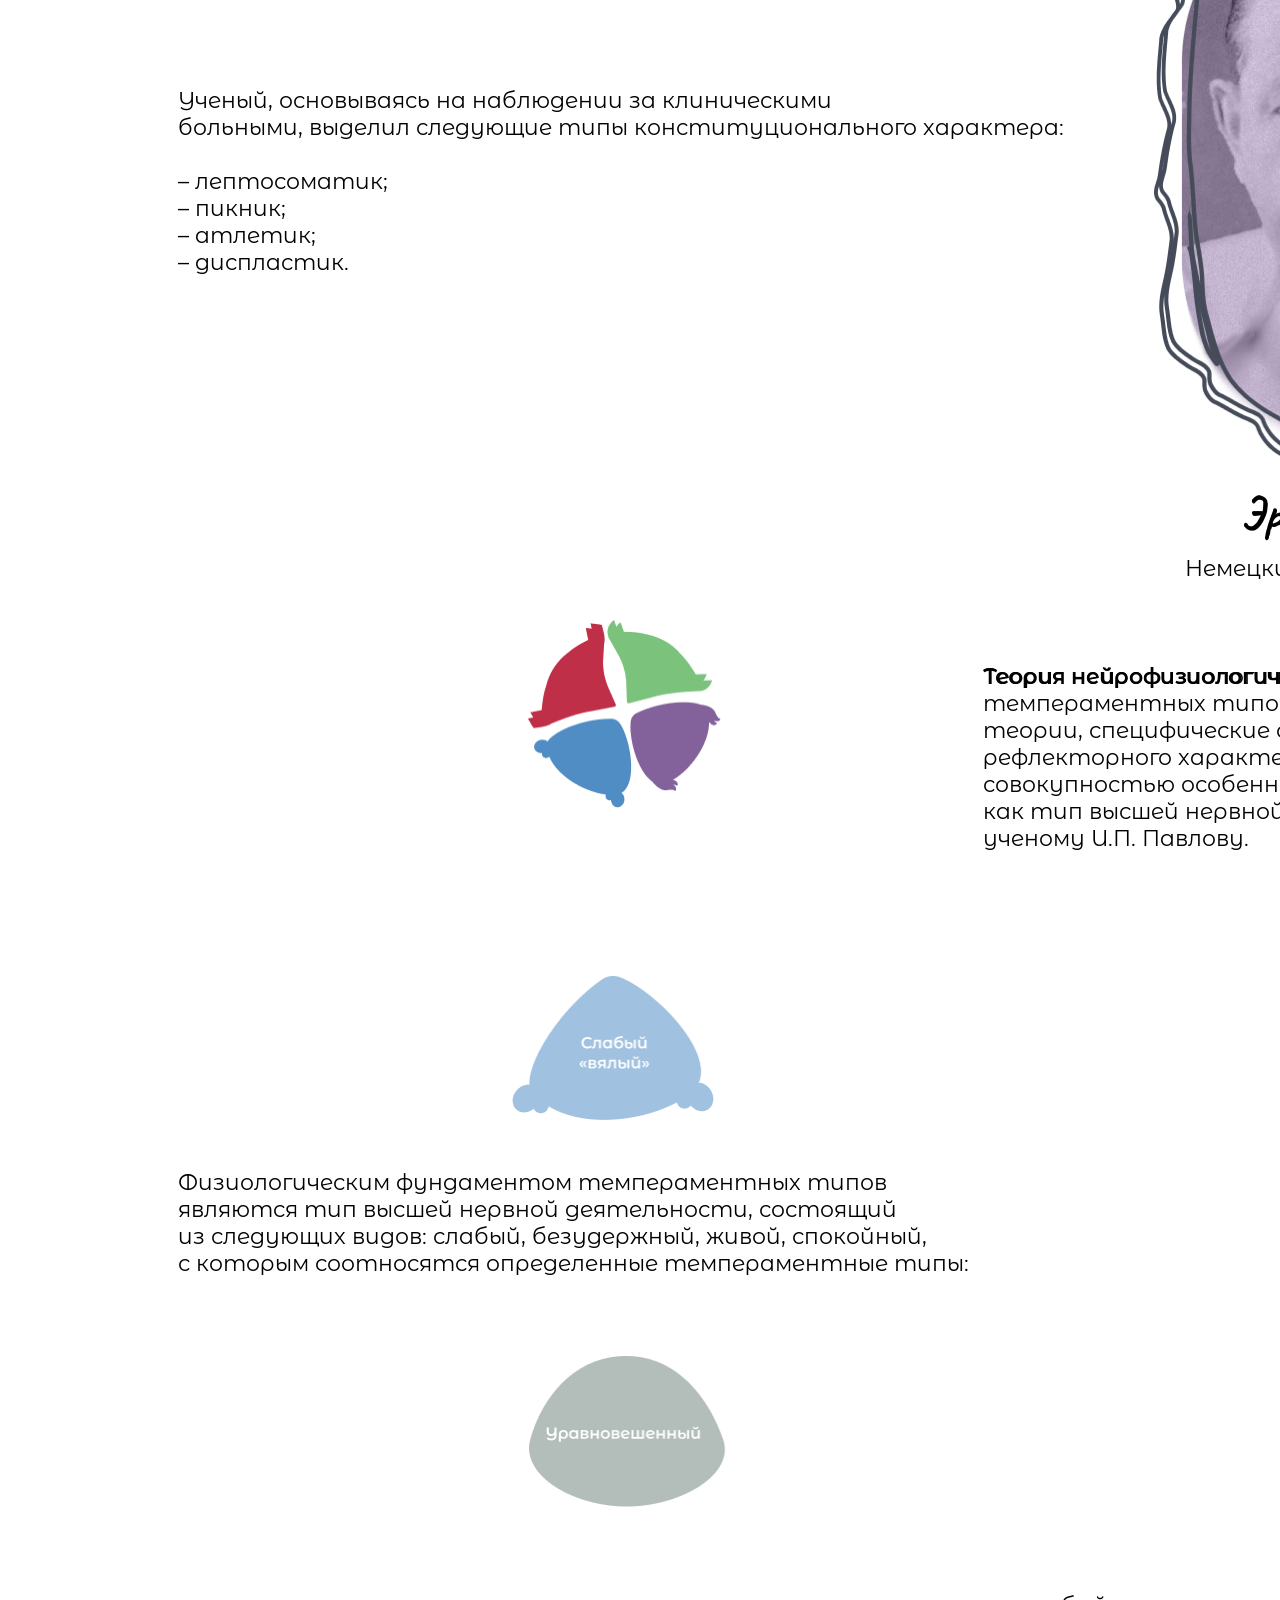
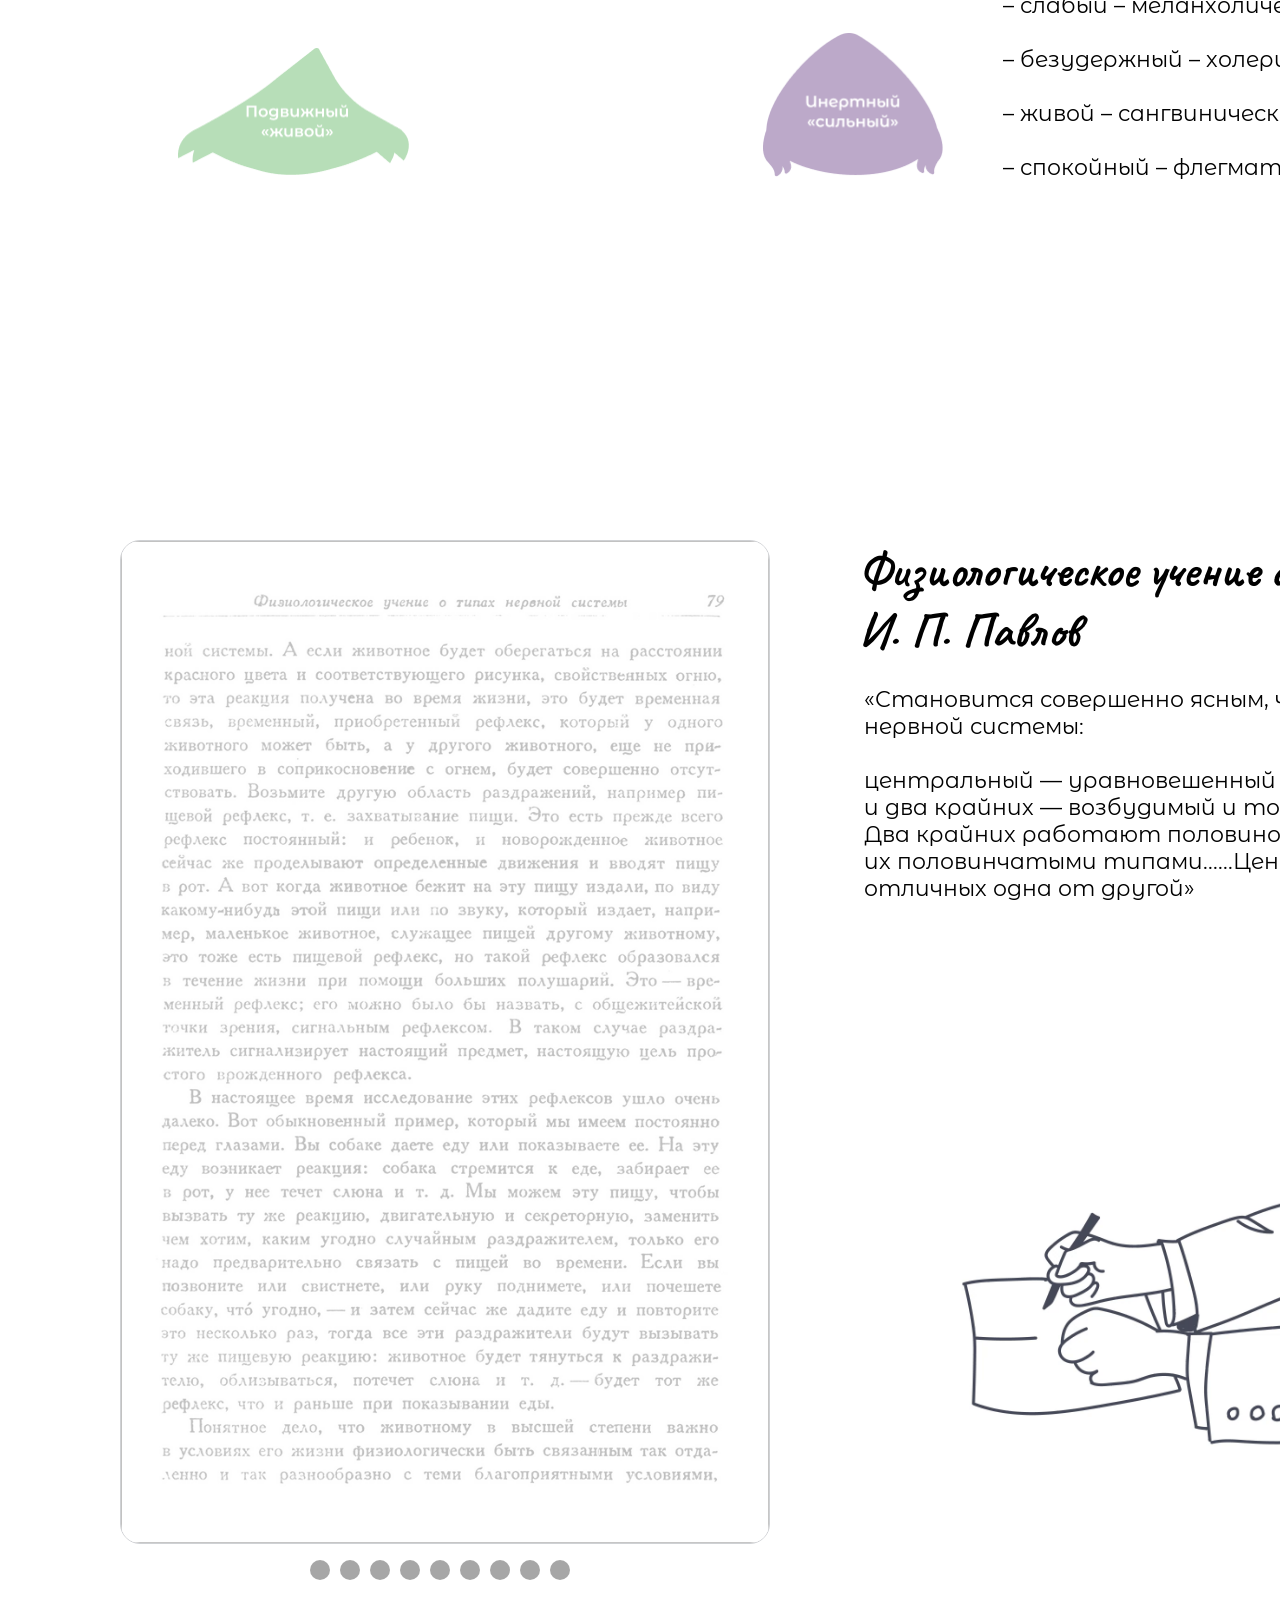
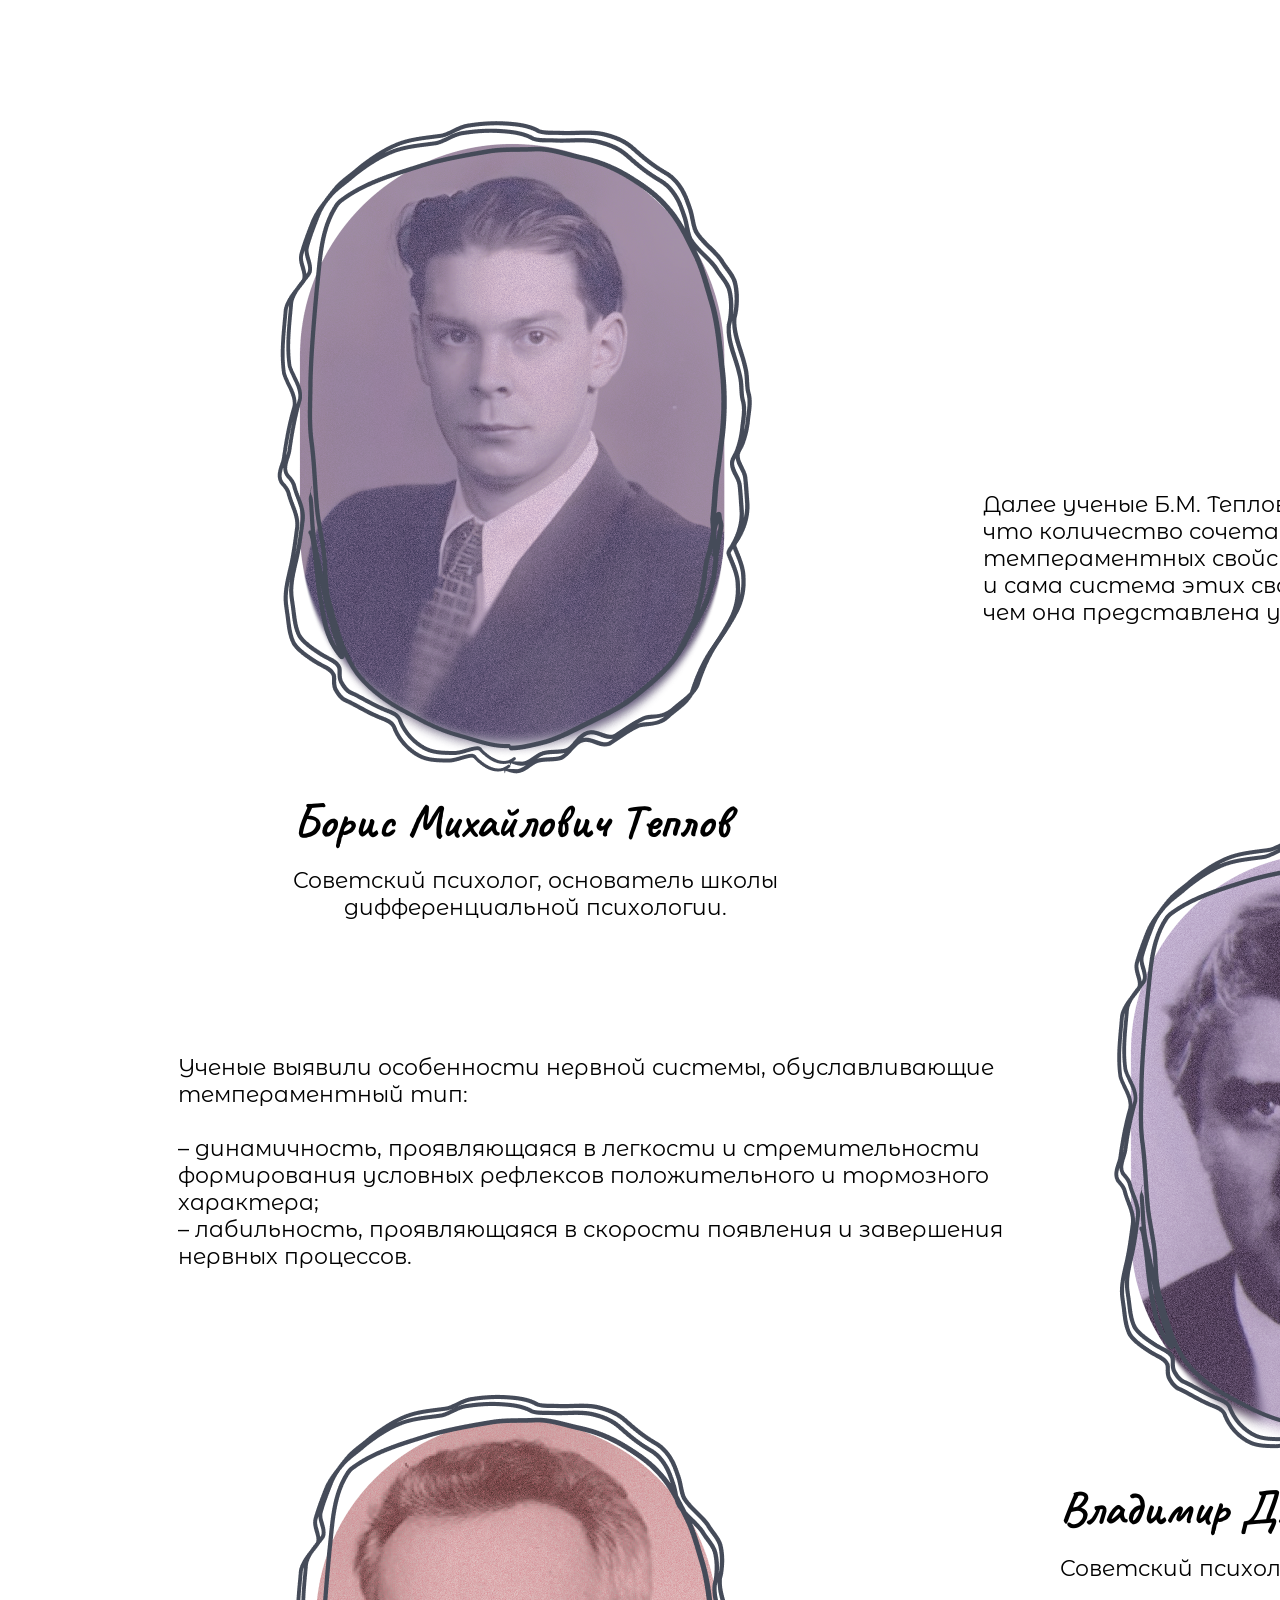
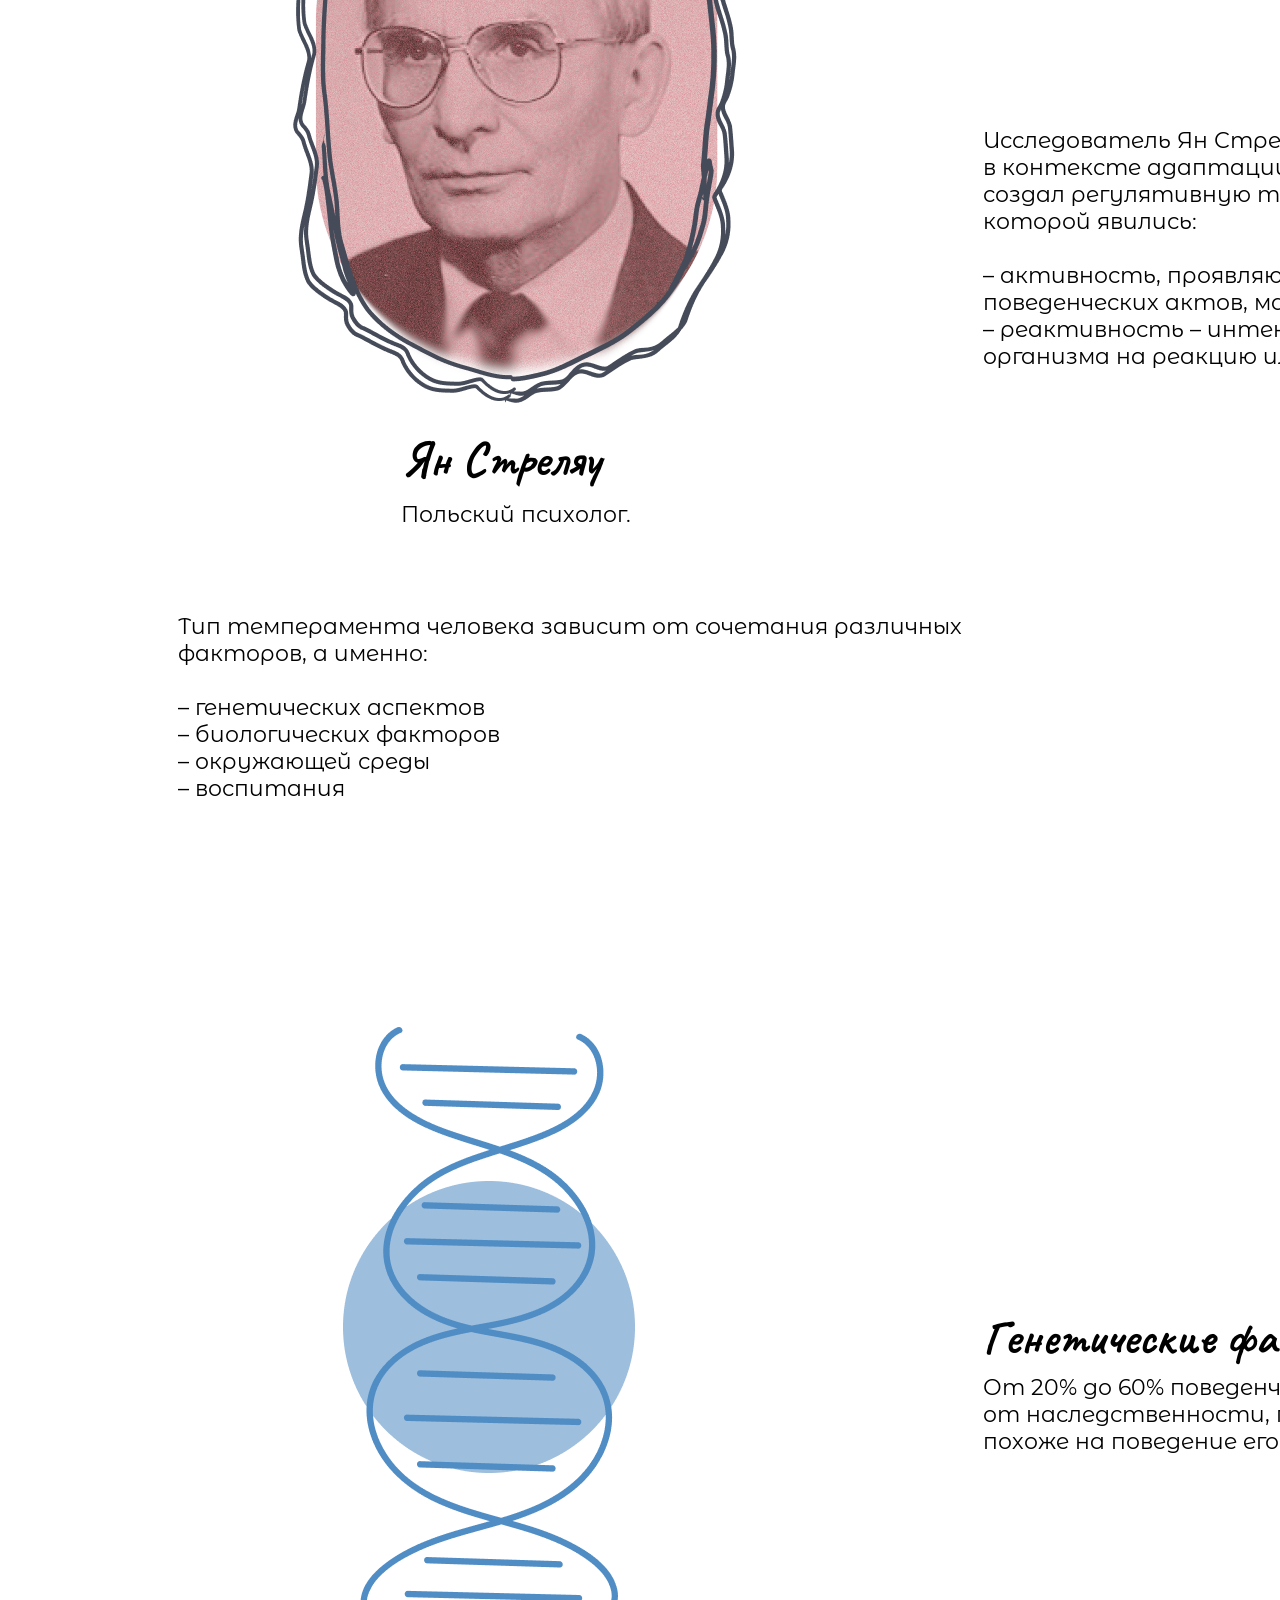
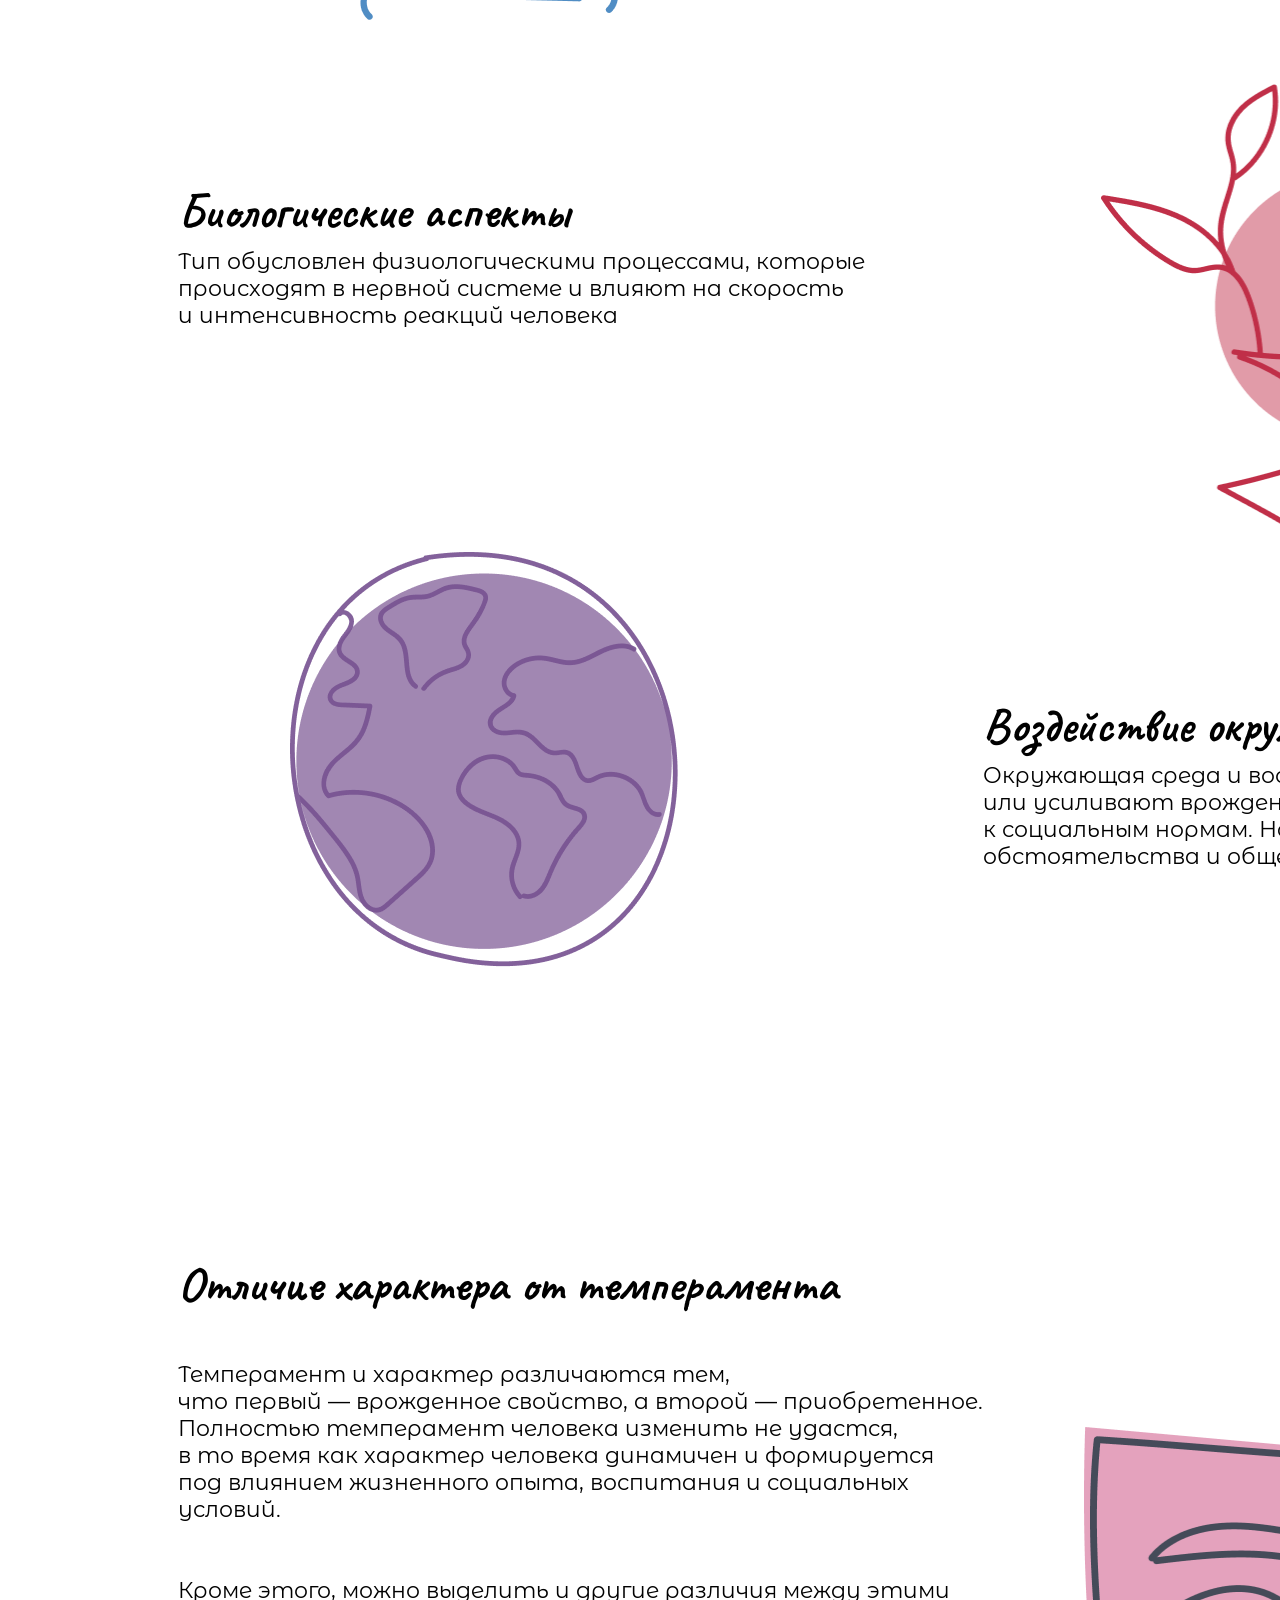
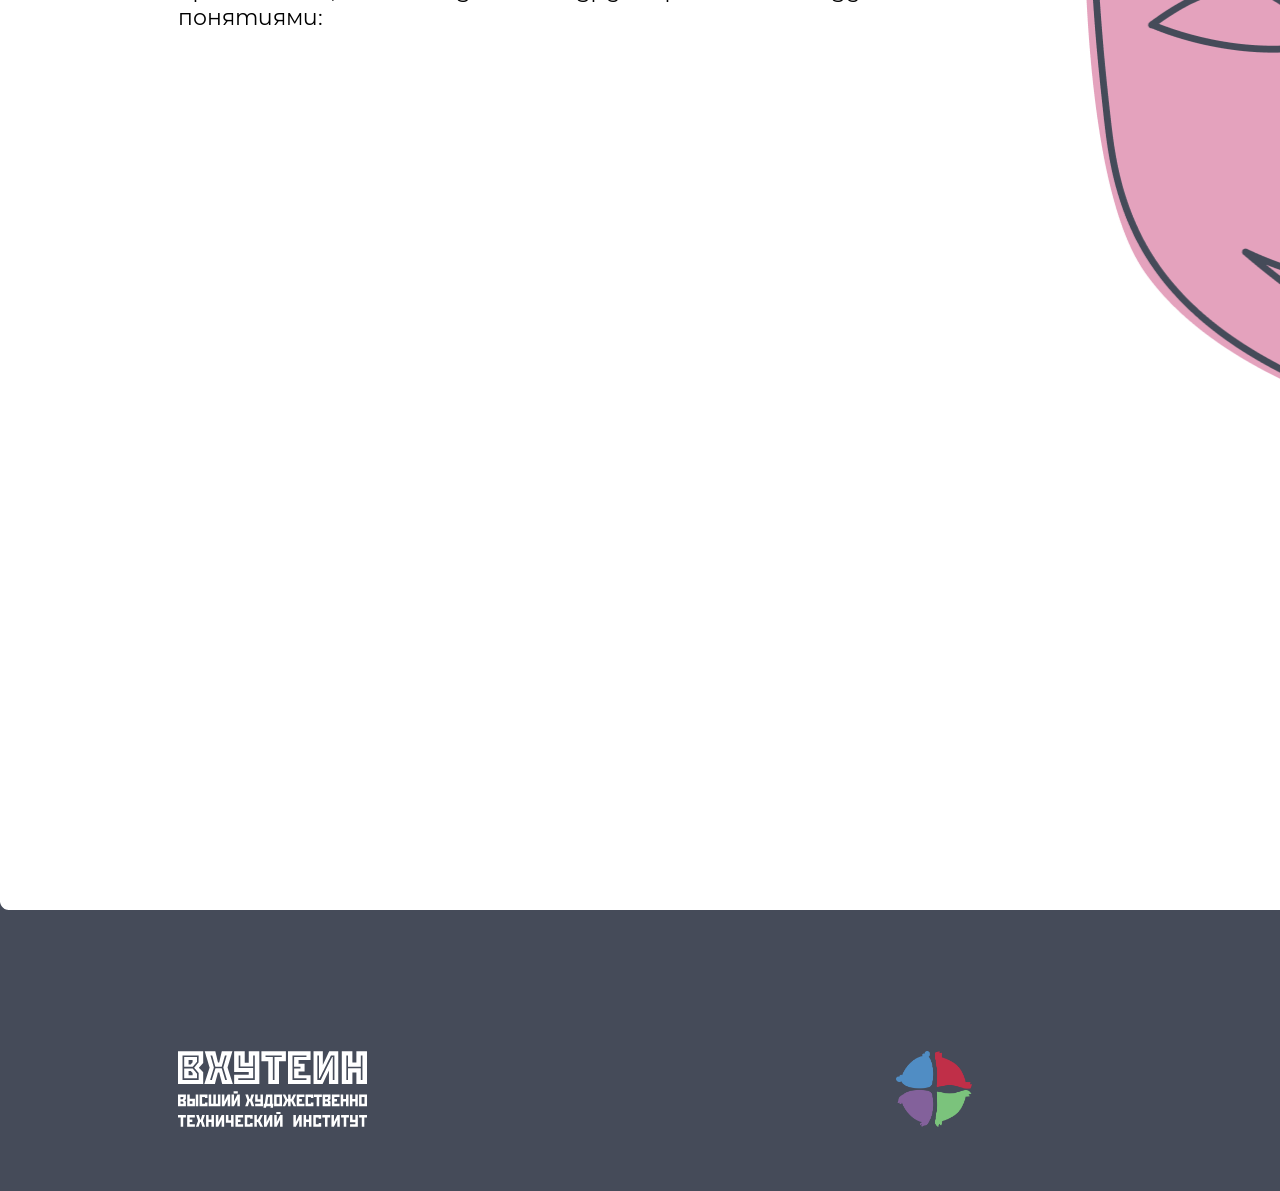
<file: VkrWorks.html>
<!doctype html>
<html>
<head>
<meta charset="utf-8">
<title>temperament</title>
	<link href="https://fonts.googleapis.com/css2?family=Caveat:wght@700&display=swap" rel="stylesheet">
<link href="https://fonts.googleapis.com/css2?family=Montserrat+Alternates:wght@400;500;600;700;800;900&display=swap" rel="stylesheet">
	
	<link rel="stylesheet" href="VkrWorksStyle.css">
	</head>
<body style="background-color: #FFFFFF;">
	  <style>
	 
		 
		  </style>
	<button id="hide10" type="submit" onclick="myImg10()"><div class="circle"></div></button>
	<button id="hide11" type="submit" onclick="myImg11()"><div class="circle1"></div></button>
	<button id="hide12" type="submit" onclick="myImg12()"><div class="circle2"></div></button>
	<button id="hide13" type="submit" onclick="myImg13()"><div class="circle3"></div></button>
	<button id="hide14" type="submit" onclick="myImg14()"><div class="circle4"></div></button>
	<button id="hide15" type="submit" onclick="myImg15()"><div class="circle5"></div></button>
	<button id="hide16" type="submit" onclick="myImg16()"><div class="circle6"></div></button>
	<button id="hide17" type="submit" onclick="myImg17()"><div class="circle7"></div></button>
	<button id="hide18" type="submit" onclick="myImg18()"><div class="circle8"></div></button>
	
	
		
	<img src="./Images/bg color3.png" id="imgFoto1" alt=""/>
<img src="./Images/фонфон1.png" id="imgFoto0" alt=""/>
<a href="index.html"><img src="./Images/p1 (1).png" id="imgFoto2" alt="Zoom" class="zoom-image"></a>
	<a href="index.html"><img src="./Images/tempp.png" id="imgFoto3" alt="Zoom" class="zoom-image"></a>

<a href="VkrHistory.html"><img src="./Images/история_папка (1).png" id="imgFoto4" alt="Zoom" class="zoom-image"></a>
<img src="./Images/принцип работы2 (1).png" id="imgFoto5" alt="Zoom" class="zoom-image">
<a href="VkrTypes.html"><img src="./Images/типы_папка (1).png" id="imgFoto6" alt="Zoom" class="zoom-image"></a>
<a href="VkrTest.html"><img src="./Images/тест_папка (1).png" id="imgFoto7" alt="Zoom" class="zoom-image"></a>
	<pre align="left"><h17 id="text">Принцип работы</h17></pre>
	
<img src="./Images/kant2.gif" id="gifka1" alt="Zoom" class="zoom-image">	
<img src="./Images/pavlov (1).gif" id="gifka" alt="Zoom" class="zoom-image">
	
	
<img src="./Images/лептосматик1 (1).png" id="imgFoto20" alt="Zoom" class="zoom-image">
<img src="./Images/пикник1 (1).png" id="imgFoto21" alt="Zoom" class="zoom-image">
<img src="./Images/атлетик1 (1).png" id="imgFoto22" alt="Zoom" class="zoom-image">
<img src="./Images/диспластик1 (1).png" id="imgFoto23" alt="Zoom" class="zoom-image">
	<pre align="left"><h1>И. Кант, обобщив теорию Гиппократа, подошел к ней с психологической 
точки зрения и взял за основу свойства крови, описав при этом 
темпераментные типы следующим образом:


– сангвинический и меланхолические типы, обусловленные чувствами;
– флегматические и холерические, обусловленные действием.
</h1></pre>
<pre align="left"><h2>Теория конституционального характера – взаимосвязь 
конституции тела (физиологические особенности) 
с темпераментными свойства. 

Основателем данной теории был Э. Кречмер, 
который предполагал, что конституция тела, является 
предиктором психических свойств человека, что влечет 
склонность к заболеваниям психики.</h2></pre>
<pre align="left"><h3>Теория конституционального характера</h3></pre>
<pre align="left"><h4>Лептосоматик</h4></pre>
<pre align="left"><h5>Пикник</h5></pre>
<pre align="left"><h6>Атлетик</h6></pre>
<pre align="left"><h7>Диспластик</h7></pre>
	
<img src="./Images/эрнст (1).png" id="imgFoto8" alt="Zoom" class="zoom-image2">
	<pre align="left"><h8>Ученый, основываясь на наблюдении за клиническими 
больными, выделил следующие типы конституционального характера:

– лептосоматик;
– пикник;
– атлетик;
– диспластик.
</h8></pre>
	<pre align="left"><h9>Эрнст Кречмер</h9></pre>
	<pre align="left"><h10>Немецкий психиатр и психолог</h10></pre>
<pre align="left"><h11>Теория нейрофизиологического характера — взаимосвязь 
темпераментных типов с нервной системой. Согласно этой 
теории, специфические свойства деятельности условно-
рефлекторного характера и темперамент, обуславливаемые 
совокупностью особенностей нервной системы, понимаются 
как тип высшей нервной деятельности (ВНД), согласно 
ученому И.П. Павлову.</h11></pre>
<pre align="left"><h12>Теория нейрофизиологического характера</h12></pre>
	<pre align="left"><h13>
Физиологическим фундаментом темпераментных типов 
являются тип высшей нервной деятельности, состоящий 
из следующих видов: слабый, безудержный, живой, спокойный, 
с которым соотносятся определенные темпераментные типы:</h13></pre>
	<button id="hide" type="submit" onclick="myImg()"><img src="./Images/лого2.png" id="imgFoto9" alt="Zoom" class="zoom-image"></button>
	<img src="./Images/2стрелки (1).png" id="imgFoto10" alt="Zoom" class="">
	
	<img src="./Images/слабый.png" id="imgFoto11" alt="Zoom" class="zoom-image">
	<button id="hide1" type="submit" onclick="myImg2()"><img src="./Images/сильный.png" id="imgFoto13" alt="Zoom" class="zoom-image"></button>
	<img src="./Images/2стрелки2.png" id="imgFoto12" alt="Zoom" class="">
	
	<img src="./Images/неуравновешенный.png" id="imgFoto14" alt="Zoom" class="zoom-image">
	<button id="hide2" type="submit" onclick="myImg3()"><img src="./Images/уравновешенный.png" id="imgFoto15" alt="Zoom" class="zoom-image"></button>
	<img src="./Images/2стрелки3.png" id="imgFoto16" alt="Zoom" class="">
	
	<img src="./Images/подвижный.png" id="imgFoto17" alt="Zoom" class="zoom-image">
	<img src="./Images/инертный.png" id="imgFoto18" alt="Zoom" class="zoom-image">
	<script>
	function myImg() {
  document.getElementById('imgFoto10').className = 'classname';
}</script>	
	<script>
	function myImg2() {
  document.getElementById('imgFoto12').className = 'classname';
}</script>	
	<script>
	function myImg3() {
  document.getElementById('imgFoto16').className = 'classname';
}</script>	
	
	<pre align="left"><h14>
– слабый – меланхолический;

– безудержный – холерический;

– живой – сангвинический;

– спокойный – флегматический.
</h14></pre>
	<pre align="left"><h15>
Физиологическое учение о типах нервной системы. 
И. П. Павлов
</h15></pre>
	<pre align="left"><h16>
«Становится совершенно ясным, что имеются три разных типа 
нервной системы:

центральный — уравновешенный
и два крайних — возбудимый и тормозной.
Два крайних работают половиной нервной системы. Мы можем назвать 
их половинчатыми типами......Центральный тип имеется в двух формах, 
отличных одна от другой»
</h16></pre>
	
	<pre align="left"><h20>
Далее ученые Б.М. Теплов, В.Д. Небылицин предположили, 
что количество сочетаний вышеперечисленных 
темпераментных свойств значительно больше 
и сама система этих свойств гораздо обширнее, 
чем она представлена ученым И.П. Павловым.
</h20></pre>
	<pre align="left"><h21>
Борис Михайлович Теплов
</h21></pre>
	<pre align="center"><h22>
Советский психолог, основатель школы
дифференциальной психологии.
</h22></pre>
	<img src="./Images/теплов (1).png" id="imgFoto19" alt="Zoom" class="zoom-image2">
	<pre align="left"><h23>
Ученые выявили особенности нервной системы, обуславливающие 
темпераментный тип:

– динамичность, проявляющаяся в легкости и стремительности 
формирования условных рефлексов положительного и тормозного 
характера;
– лабильность, проявляющаяся в скорости появления и завершения 
нервных процессов.
</h23></pre>
	<img src="./Images/небылицын (1).png" id="imgFoto24" alt="Zoom" class="zoom-image2">
	<pre align="left"><h24>
Владимир Дмитриевич Небылицын
</h24></pre>
	<pre align="left"><h25>
Советский психолог, доктор педагогических наук.
</h25></pre>
	<pre align="left"><h26>
Исследователь Ян Стреляу, рассматривая темперамент 
в контексте адаптации человека к жизненным условиям, 
создал регулятивную теории, основными параметрами 
которой явились:

– активность, проявляющаяся в силе и продолжительности 
поведенческих актов, масштабе осуществляемых действий;
– реактивность – интенсивность ответных реагирований 
организма на реакцию или дееспособность.
</h26></pre>
	<img src="./Images/стреляу (1).png" id="imgFoto25" alt="Zoom" class="zoom-image2">
	<pre align="left"><h27>
Ян Стреляу
</h27></pre>
	<pre align="left"><h28>
Польский психолог.
</h28></pre>
	<pre align="left"><h29>
Тип темперамента человека зависит от сочетания различных 
факторов, а именно:

– генетических аспектов
– биологических факторов
– окружающей среды
– воспитания
</h29></pre>
	<img src="./Images/гены.png" id="imgFoto26" alt="Zoom" class="zoom-image6">
	<img src="./Images/био.png" id="imgFoto27" alt="Zoom" class="zoom-image6">
	<img src="./Images/среда.png" id="imgFoto28" alt="Zoom" class="zoom-image6">
	<pre align="left"><h30>
Генетические факторы
</h30></pre>
	<pre align="left"><h31>
От 20% до 60% поведенческих реакций зависит 
от наследственности, поэтому часто поведение ребенка 
похоже на поведение его родителей или других родственников
</h31></pre>
	<pre align="left"><h32>
Биологические аспекты
</h32></pre>
	<pre align="left"><h33>
Тип обусловлен физиологическими процессами, которые 
происходят в нервной системе и влияют на скорость 
и интенсивность реакций человека
</h33></pre>
	<pre align="left"><h34>
Воздействие окружающей среды
</h34></pre>
	<pre align="left"><h35>
Окружающая среда и воспитание часто сглаживают 
или усиливают врожденные черты, адаптируя их 
к социальным нормам. На человека влияют жизненные 
обстоятельства и общение с другими людьми
</h35></pre>
	
	<pre align="left"><h36>
Отличие характера от темперамента
</h36></pre>
	<pre align="left"><h37>
Темперамент и характер различаются тем, 
что первый — врожденное свойство, а второй — приобретенное. 
Полностью темперамент человека изменить не удастся, 
в то время как характер человека динамичен и формируется 
под влиянием жизненного опыта, воспитания и социальных 
условий.


Кроме этого, можно выделить и другие различия между этими 
понятиями:
</h37></pre>
	<pre align="left"><h38 id="txt">
Темперамент
</h38></pre>
	<pre align="left"><h39 id="txt1">
Формируется на основании свойств нервной системы
Проявляется в раннем возрасте
Стабильный на протяжении всей жизни
Определяет скорость и силу эмоциональных реакций
Влияет на уровень активности и энергичность
Безоценочная характеристика, нельзя сказать, 
что один тип положительный, а другой — отрицательный
</h39></pre>
	<pre align="left"><h40 id="txt2">
Характер
</h40></pre>
	<pre align="left"><h41 id="txt3">
Формируется на основании темперамента под влиянием окружения
Проявляется и развивается в течение жизни
Изменяется под влиянием опыта
Формирует жизненные ценности и убеждения
Определяет отношение к людям и задачам
Характер допускает оценку
</h41></pre>
	<button id="hide3" type="submit" onclick="myImg4()"><img src="./Images/характер (1).png" id="imgFoto29" alt="Zoom" class="zoom-image6"></button>
	<button id="hide4" type="submit" onclick="myImg5()"><img src="./Images/темперамент2 (1).png" id="imgFoto30" alt="Zoom" class="zoom-image6"></button>
	
	<script>
	function myImg4() {
  document.getElementById('txt2').className = 'classname1';
		document.getElementById('txt3').className = 'classname1';
		document.getElementById('txt').className = 'classname2';
		document.getElementById('txt1').className = 'classname2';
		
}</script>	
	<script>
	function myImg5() {
  document.getElementById('txt').className = 'classname1';
		document.getElementById('txt1').className = 'classname1';
		document.getElementById('txt2').className = 'classname2';
		document.getElementById('txt3').className = 'classname2';
		
}</script>	
	
	
	<a href="index.html"><img src="./Images/tempp.png" id="imgFoto32" alt="Zoom" class="zoom-image"></a>
	<a link href="https://www.vhutein.ru/"><img src="./Images/Logo VHUTEIN.svg" id="imgFoto33" alt=""/></a>
	<a link href="https://vk.com/vhutein?from=groups"><img src="./Images/LogoVk.svg" id="imgFoto34" alt=""/></a>
	<a link href="https://vk.com/vhutein?from=groups"><pre align="left"><h42>vk.com/vhutein</h42></pre></a>
<img src="./Images/Футер.png" id="imgFoto31" alt="Zoom" class="zoom-image5">
	
	<img src="./Images/0079 2.png" id="imgFoto35" alt="" class="zoom-image">
	<img src="./Images/0080 2.png" id="imgFoto36" alt="" class="zoom-image">
	<img src="./Images/0081 2.png" id="imgFoto37" alt="" class="zoom-image">
	<img src="./Images/0082 2.png" id="imgFoto38" alt="" class="zoom-image">
	<img src="./Images/0083 2.png" id="imgFoto39" alt="" class="zoom-image">
	<img src="./Images/0084 2.png" id="imgFoto40" alt="" class="zoom-image">
	<img src="./Images/0085 2.png" id="imgFoto41" alt="" class="zoom-image">
	<img src="./Images/0086 2.png" id="imgFoto42" alt="" class="zoom-image">
	<img src="./Images/0087 2.png" id="imgFoto43" alt="" class="zoom-image">
	
	<a href="#imgFoto3"><img src="./Images/вверх1.png" id="imgFoto44" alt="" class="zoom-image"></a>
	
	
	
	<script>
	function myImg10() {
  document.getElementById('imgFoto35').className = 'classname3';
		document.getElementById('imgFoto36').className = 'classname2';
		document.getElementById('imgFoto37').className = 'classname2';
		document.getElementById('imgFoto38').className = 'classname2';
		document.getElementById('imgFoto39').className = 'classname2';
		document.getElementById('imgFoto40').className = 'classname2';
		document.getElementById('imgFoto41').className = 'classname2';
		document.getElementById('imgFoto42').className = 'classname2';
		document.getElementById('imgFoto43').className = 'classname2';
		
}</script>	
  <script>
	function myImg11() {
  document.getElementById('imgFoto35').className = 'classname2';
		document.getElementById('imgFoto36').className = 'classname3';
		document.getElementById('imgFoto37').className = 'classname2';
		document.getElementById('imgFoto38').className = 'classname2';
		document.getElementById('imgFoto39').className = 'classname2';
		document.getElementById('imgFoto40').className = 'classname2';
		document.getElementById('imgFoto41').className = 'classname2';
		document.getElementById('imgFoto42').className = 'classname2';
		document.getElementById('imgFoto43').className = 'classname2';
		
}</script>	
	<script>
	function myImg12() {
  document.getElementById('imgFoto35').className = 'classname2';
		document.getElementById('imgFoto36').className = 'classname2';
		document.getElementById('imgFoto37').className = 'classname3';
		document.getElementById('imgFoto38').className = 'classname2';
		document.getElementById('imgFoto39').className = 'classname2';
		document.getElementById('imgFoto40').className = 'classname2';
		document.getElementById('imgFoto41').className = 'classname2';
		document.getElementById('imgFoto42').className = 'classname2';
		document.getElementById('imgFoto43').className = 'classname2';
		
}</script>	
 
	<script>
	function myImg13() {
  document.getElementById('imgFoto35').className = 'classname2';
		document.getElementById('imgFoto36').className = 'classname2';
		document.getElementById('imgFoto37').className = 'classname2';
		document.getElementById('imgFoto38').className = 'classname3';
		document.getElementById('imgFoto39').className = 'classname2';
		document.getElementById('imgFoto40').className = 'classname2';
		document.getElementById('imgFoto41').className = 'classname2';
		document.getElementById('imgFoto42').className = 'classname2';
		document.getElementById('imgFoto43').className = 'classname2';
		
}</script>	
 
	<script>
	function myImg14() {
  document.getElementById('imgFoto35').className = 'classname2';
		document.getElementById('imgFoto36').className = 'classname2';
		document.getElementById('imgFoto37').className = 'classname2';
		document.getElementById('imgFoto38').className = 'classname2';
		document.getElementById('imgFoto39').className = 'classname3';
		document.getElementById('imgFoto40').className = 'classname2';
		document.getElementById('imgFoto41').className = 'classname2';
		document.getElementById('imgFoto42').className = 'classname2';
		document.getElementById('imgFoto43').className = 'classname2';
		
}</script>	
 
	<script>
	function myImg15() {
  document.getElementById('imgFoto35').className = 'classname2';
		document.getElementById('imgFoto36').className = 'classname2';
		document.getElementById('imgFoto37').className = 'classname2';
		document.getElementById('imgFoto38').className = 'classname2';
		document.getElementById('imgFoto39').className = 'classname2';
		document.getElementById('imgFoto40').className = 'classname3';
		document.getElementById('imgFoto41').className = 'classname2';
		document.getElementById('imgFoto42').className = 'classname2';
		document.getElementById('imgFoto43').className = 'classname2';
		
}</script>	
 
	<script>
	function myImg16() {
  document.getElementById('imgFoto35').className = 'classname2';
		document.getElementById('imgFoto36').className = 'classname2';
		document.getElementById('imgFoto37').className = 'classname2';
		document.getElementById('imgFoto38').className = 'classname2';
		document.getElementById('imgFoto39').className = 'classname2';
		document.getElementById('imgFoto40').className = 'classname2';
		document.getElementById('imgFoto41').className = 'classname3';
		document.getElementById('imgFoto42').className = 'classname2';
		document.getElementById('imgFoto43').className = 'classname2';
		
}</script>	
	
	<script>
	function myImg17() {
  document.getElementById('imgFoto35').className = 'classname2';
		document.getElementById('imgFoto36').className = 'classname2';
		document.getElementById('imgFoto37').className = 'classname2';
		document.getElementById('imgFoto38').className = 'classname2';
		document.getElementById('imgFoto39').className = 'classname2';
		document.getElementById('imgFoto40').className = 'classname2';
		document.getElementById('imgFoto41').className = 'classname2';
		document.getElementById('imgFoto42').className = 'classname3';
		document.getElementById('imgFoto43').className = 'classname2';
		
}</script>	
	
	<script>
	function myImg18() {
  document.getElementById('imgFoto35').className = 'classname2';
		document.getElementById('imgFoto36').className = 'classname2';
		document.getElementById('imgFoto37').className = 'classname2';
		document.getElementById('imgFoto38').className = 'classname2';
		document.getElementById('imgFoto39').className = 'classname2';
		document.getElementById('imgFoto40').className = 'classname2';
		document.getElementById('imgFoto41').className = 'classname2';
		document.getElementById('imgFoto42').className = 'classname2';
		document.getElementById('imgFoto43').className = 'classname3';
		
}</script>	
</body>
</html>
</file>
<file: cholericStyle.css>
@charset "utf-8";
/* CSS Document */
* {
  padding: 0;
  margin: 0;
  box-sizing: border-box;
}
html {
  font-size: 40px;
  font-family: "Caveat", 'Montserrat Alternates';
  scroll-behavior: smooth;
}
#imgFoto1 {
    position: absolute;
	width: 1905px;
  height: 2463px;
    left: 0px;
    top: 55px;
	z-index: 1;
}
#imgFoto0 {
    position: absolute;
	width: 1905px;
  height: 61px;
    left: 0px;
    top: 0px;
	z-index: -1;
}
#imgFoto2 {
    position: absolute;
	width: 364px;
  height: 60px;
    left: 776px;
    top: 2px;
	z-index: 0;
}
#imgFoto3 {
    position: absolute;
	width: 48px;
  height: 48.11px;
    left: 936px;
    top: 4px;
	z-index: 3;
}

#imgFoto4 {
    position: absolute;
	width: 367px;
  height: 60px;
    left: 409px;
    top: 2px;
	z-index: 0;
}
#imgFoto5 {
    position: absolute;
	width: 367px;
  height: 60px;
    left: 1143px;
    top: 2px;
	z-index: 0;
}
#imgFoto6 {
    position: absolute;
	width: 367px;
  height: 60px;
    left: 41px;
    top: 2px;
	z-index: 0;
}
#imgFoto7 {
    position: absolute;
	width: 367px;
  height: 60px;
    left: 1510px;
    top: 2px;
	z-index: 2;
}
#imgFoto20 {
    position: absolute;
	width: 1271px;
  height: 809px;
    left: 325px;
    top: 624px;
	z-index: 4;
}
#imgFoto21 {
    position: absolute;
	width: 426.62px;
  height: 465px;
    left: 159px;
    top: 1568px;
	z-index: 4;
}
#imgFoto22 {
    position: absolute;
	width: 102px;
  height: 103.88px;
    left: 1064.14px;
    top: 864.49px;
	z-index: 5;
}

#imgFoto31 {
    position: absolute;
	width: 1905px;
  height: 350px;
    left: 0px;
    top: 2241px;
	z-index: 2;
}
#imgFoto32 {
    position: absolute;
	width: 76px;
  height: 76px;
    left: 896px;
    top: 2451px;
	z-index: 4;
}
#imgFoto33 {
    position: absolute;
	width: 188.5px;
  height: 76px;
    left: 178px;
    top: 2451px;
	z-index: 4;
}
#imgFoto34 {
    position: absolute;
	width: 75px;
  height: 75px;
    left: 1480px;
    top: 2451px;
	z-index: 4;
}
#imgFoto44 {
    position: fixed;
	width: 50px;
  height: 50px;
    right: 20px;
    bottom: 20px;
	z-index: 5;
	opacity: 0.5;
	border: 2px solid white;
	border-radius: 50%;
}
h1
{
  font-size: 22px;
  font-family: 'Montserrat Alternates';
color: #00000;
	position: absolute;
	top: 1726px;
	left: 861px;
	letter-spacing: normal;
	z-index: 3;
	font-weight: normal;
	line-height: 27px;
}
h2
{
	font-size: 64px;
  font-family: Caveat;
color: #000000;
	position: absolute;
	top: 283px;
	left: 732px;
	letter-spacing: normal;
	z-index: 3;
	font-weight: 700;
	line-height: 27px;
	opacity: 1;
}
h3
{
	font-size: 64px;
  font-family: Caveat;
color: #000000;
	position: absolute;
	top: 1578px;
	left: 861px;
	letter-spacing: normal;
	z-index: 3;
	font-weight: 700;
	line-height: 27px;
	opacity: 1;
}
h42
{
  font-size: 36px;
  font-family: Caveat;
color: #FFFFFF;
	position: absolute;
	top: 2470px;
	left: 1580px;
	letter-spacing: normal;
	z-index: 3;
	font-weight: 700;
	line-height: 27px;
}

.zoom-image {
    /* Исходные стили */
    transition: transform 0.3s ease; /* Плавность перехода */
}

.zoom-image:hover {
    /* Стиль при наведении */
    transform: scale(1.07); /* Увеличить на 20% */
}
.zoom-image3 {
    /* Исходные стили */
    transition: transform 0.6s ease; /* Плавность перехода */
}

.zoom-image3:hover {
    /* Стиль при наведении */
    transform: scale(0.95); /* Увеличить на 20% */
}
.zoom-image2 {
    /* Исходные стили */
    transition: transform 0.3s ease; /* Плавность перехода */
}

.zoom-image2:hover {
    /* Стиль при наведении */
    transform: scale(1.11); /* Увеличить на 20% */
}

.opa1 {
    /* Исходные стили */
	opacity: 0.8;
    transition: opacity 0.3s ease; 
	transition: transform 0.3s ease;/* Плавность перехода */
}

.opa1:hover {
    /* Стиль при наведении */
    opacity: 0.6;
	transform: scale(1.05);/* Увеличить на 20% */
}

.zoom-image5 {
    /* Исходные стили */
    transition: transform 0.3s ease; /* Плавность перехода */
}

.zoom-image5:hover {
    /* Стиль при наведении */
    transform: scaleY(1.07); /* Увеличить на 20% */
}
.classname {
  animation-name: cssAnimation;
  animation-duration: 1s;
	animation-delay: 0s;
  animation-iteration-count: infinite;
  animation-timing-function: ease;
  animation-fill-mode: forwards;
	animation-play-state: running;
}
@keyframes cssAnimation {
  0% {
    transform: rotate(0deg);
	
  }
	20% {
    transform: rotate(10deg);
	
  }
	80% {
    transform: rotate(-10deg);
	
  }
	
  100% {
    transform: rotate(0deg);
	 
  }
}
</file>
<file: melancholikStyle.css>
@charset "utf-8";
/* CSS Document */
* {
  padding: 0;
  margin: 0;
  box-sizing: border-box;
}
html {
  font-size: 40px;
  font-family: "Caveat", 'Montserrat Alternates';
  scroll-behavior: smooth;
}
#imgFoto1 {
    position: absolute;
	width: 1905px;
  height: 2463px;
    left: 0px;
    top: 55px;
	z-index: 1;
}
#imgFoto0 {
    position: absolute;
	width: 1905px;
  height: 61px;
    left: 0px;
    top: 0px;
	z-index: -1;
}
#imgFoto2 {
    position: absolute;
	width: 364px;
  height: 60px;
    left: 776px;
    top: 2px;
	z-index: 0;
}
#imgFoto3 {
    position: absolute;
	width: 48px;
  height: 48.11px;
    left: 936px;
    top: 4px;
	z-index: 3;
}

#imgFoto4 {
    position: absolute;
	width: 367px;
  height: 60px;
    left: 409px;
    top: 2px;
	z-index: 0;
}
#imgFoto5 {
    position: absolute;
	width: 367px;
  height: 60px;
    left: 1143px;
    top: 2px;
	z-index: 0;
}
#imgFoto6 {
    position: absolute;
	width: 367px;
  height: 60px;
    left: 41px;
    top: 2px;
	z-index: 0;
}
#imgFoto7 {
    position: absolute;
	width: 367px;
  height: 60px;
    left: 1510px;
    top: 2px;
	z-index: 2;
}
#imgFoto20 {
    position: absolute;
	width: 1271px;
  height: 809px;
    left: 325px;
    top: 624px;
	z-index: 4;
}
#imgFoto21 {
    position: absolute;
	width: 397.69px;
  height: 392px;
    left: 166px;
    top: 1605px;
	z-index: 4;
}
#imgFoto22 {
    position: absolute;
	width: 102px;
  height: 103.88px;
    left: 764px;
    top: 820.29px;
	z-index: 5;
}

#imgFoto31 {
    position: absolute;
	width: 1905px;
  height: 350px;
    left: 0px;
    top: 2241px;
	z-index: 2;
}
#imgFoto32 {
    position: absolute;
	width: 76px;
  height: 76px;
    left: 896px;
    top: 2451px;
	z-index: 4;
}
#imgFoto33 {
    position: absolute;
	width: 188.5px;
  height: 76px;
    left: 178px;
    top: 2451px;
	z-index: 4;
}
#imgFoto34 {
    position: absolute;
	width: 75px;
  height: 75px;
    left: 1480px;
    top: 2451px;
	z-index: 4;
}
#imgFoto44 {
    position: fixed;
	width: 50px;
  height: 50px;
    right: 20px;
    bottom: 20px;
	z-index: 5;
	opacity: 0.5;
	border: 2px solid white;
	border-radius: 50%;
}
h1
{
  font-size: 22px;
  font-family: 'Montserrat Alternates';
color: #00000;
	position: absolute;
	top: 1726px;
	left: 816px;
	letter-spacing: normal;
	z-index: 3;
	font-weight: normal;
	line-height: 27px;
}
h2
{
	font-size: 64px;
  font-family: Caveat;
color: #000000;
	position: absolute;
	top: 283px;
	left: 732px;
	letter-spacing: normal;
	z-index: 3;
	font-weight: 700;
	line-height: 27px;
	opacity: 1;
}
h3
{
	font-size: 64px;
  font-family: Caveat;
color: #000000;
	position: absolute;
	top: 1578px;
	left: 816px;
	letter-spacing: normal;
	z-index: 3;
	font-weight: 700;
	line-height: 27px;
	opacity: 1;
}
h42
{
  font-size: 36px;
  font-family: Caveat;
color: #FFFFFF;
	position: absolute;
	top: 2470px;
	left: 1580px;
	letter-spacing: normal;
	z-index: 3;
	font-weight: 700;
	line-height: 27px;
}

.zoom-image {
    /* Исходные стили */
    transition: transform 0.3s ease; /* Плавность перехода */
}

.zoom-image:hover {
    /* Стиль при наведении */
    transform: scale(1.07); /* Увеличить на 20% */
}
.zoom-image3 {
    /* Исходные стили */
    transition: transform 0.6s ease; /* Плавность перехода */
}

.zoom-image3:hover {
    /* Стиль при наведении */
    transform: scale(0.95); /* Увеличить на 20% */
}
.zoom-image2 {
    /* Исходные стили */
    transition: transform 0.3s ease; /* Плавность перехода */
}

.zoom-image2:hover {
    /* Стиль при наведении */
    transform: scale(1.11); /* Увеличить на 20% */
}

.opa1 {
    /* Исходные стили */
	opacity: 0.8;
    transition: opacity 0.3s ease; 
	transition: transform 0.3s ease;/* Плавность перехода */
}

.opa1:hover {
    /* Стиль при наведении */
    opacity: 0.6;
	transform: scale(1.05);/* Увеличить на 20% */
}

.zoom-image5 {
    /* Исходные стили */
    transition: transform 0.3s ease; /* Плавность перехода */
}

.zoom-image5:hover {
    /* Стиль при наведении */
    transform: scaleY(1.07); /* Увеличить на 20% */
}
.classname {
  animation-name: cssAnimation;
  animation-duration: 1s;
	animation-delay: 0s;
  animation-iteration-count: infinite;
  animation-timing-function: ease;
  animation-fill-mode: forwards;
	animation-play-state: running;
}
@keyframes cssAnimation {
  0% {
    transform: rotate(0deg);
	
  }
	20% {
    transform: rotate(10deg);
	
  }
	80% {
    transform: rotate(-10deg);
	
  }
	
  100% {
    transform: rotate(0deg);
	 
  }
}
</file>
<file: phlegmaticStyle.css>
@charset "utf-8";
/* CSS Document */
* {
  padding: 0;
  margin: 0;
  box-sizing: border-box;
}
html {
  font-size: 40px;
  font-family: "Caveat", 'Montserrat Alternates';
  scroll-behavior: smooth;
}
#imgFoto1 {
    position: absolute;
	width: 1905px;
  height: 2463px;
    left: 0px;
    top: 55px;
	z-index: 1;
}
#imgFoto0 {
    position: absolute;
	width: 1905px;
  height: 61px;
    left: 0px;
    top: 0px;
	z-index: -1;
}
#imgFoto2 {
    position: absolute;
	width: 364px;
  height: 60px;
    left: 776px;
    top: 2px;
	z-index: 0;
}
#imgFoto3 {
    position: absolute;
	width: 48px;
  height: 48.11px;
    left: 936px;
    top: 4px;
	z-index: 3;
}

#imgFoto4 {
    position: absolute;
	width: 367px;
  height: 60px;
    left: 409px;
    top: 2px;
	z-index: 0;
}
#imgFoto5 {
    position: absolute;
	width: 367px;
  height: 60px;
    left: 1143px;
    top: 2px;
	z-index: 0;
}
#imgFoto6 {
    position: absolute;
	width: 367px;
  height: 60px;
    left: 41px;
    top: 2px;
	z-index: 0;
}
#imgFoto7 {
    position: absolute;
	width: 367px;
  height: 60px;
    left: 1510px;
    top: 2px;
	z-index: 2;
}
#imgFoto20 {
    position: absolute;
	width: 1271px;
  height: 809px;
    left: 325px;
    top: 624px;
	z-index: 4;
}
#imgFoto21 {
    position: absolute;
	width: 374.75px;
  height: 362px;
    left: 144px;
    top: 1620px;
	z-index: 4;
}
#imgFoto22 {
    position: absolute;
	width: 102px;
  height: 103.88px;
    left: 746px;
    top: 1098px;
	z-index: 5;
}

#imgFoto31 {
    position: absolute;
	width: 1905px;
  height: 350px;
    left: 0px;
    top: 2241px;
	z-index: 2;
}
#imgFoto32 {
    position: absolute;
	width: 76px;
  height: 76px;
    left: 896px;
    top: 2451px;
	z-index: 4;
}
#imgFoto33 {
    position: absolute;
	width: 188.5px;
  height: 76px;
    left: 178px;
    top: 2451px;
	z-index: 4;
}
#imgFoto34 {
    position: absolute;
	width: 75px;
  height: 75px;
    left: 1480px;
    top: 2451px;
	z-index: 4;
}
#imgFoto44 {
    position: fixed;
	width: 50px;
  height: 50px;
    right: 20px;
    bottom: 20px;
	z-index: 5;
	opacity: 0.5;
	border: 2px solid white;
	border-radius: 50%;
}
h1
{
  font-size: 22px;
  font-family: 'Montserrat Alternates';
color: #00000;
	position: absolute;
	top: 1726px;
	left: 826px;
	letter-spacing: normal;
	z-index: 3;
	font-weight: normal;
	line-height: 27px;
}
h2
{
	font-size: 64px;
  font-family: Caveat;
color: #000000;
	position: absolute;
	top: 283px;
	left: 732px;
	letter-spacing: normal;
	z-index: 3;
	font-weight: 700;
	line-height: 27px;
	opacity: 1;
}
h3
{
	font-size: 64px;
  font-family: Caveat;
color: #000000;
	position: absolute;
	top: 1578px;
	left: 826px;
	letter-spacing: normal;
	z-index: 3;
	font-weight: 700;
	line-height: 27px;
	opacity: 1;
}
h42
{
  font-size: 36px;
  font-family: Caveat;
color: #FFFFFF;
	position: absolute;
	top: 2470px;
	left: 1580px;
	letter-spacing: normal;
	z-index: 3;
	font-weight: 700;
	line-height: 27px;
}

.zoom-image {
    /* Исходные стили */
    transition: transform 0.3s ease; /* Плавность перехода */
}

.zoom-image:hover {
    /* Стиль при наведении */
    transform: scale(1.07); /* Увеличить на 20% */
}
.zoom-image3 {
    /* Исходные стили */
    transition: transform 0.6s ease; /* Плавность перехода */
}

.zoom-image3:hover {
    /* Стиль при наведении */
    transform: scale(0.95); /* Увеличить на 20% */
}
.zoom-image2 {
    /* Исходные стили */
    transition: transform 0.3s ease; /* Плавность перехода */
}

.zoom-image2:hover {
    /* Стиль при наведении */
    transform: scale(1.11); /* Увеличить на 20% */
}

.opa1 {
    /* Исходные стили */
	opacity: 0.8;
    transition: opacity 0.3s ease; 
	transition: transform 0.3s ease;/* Плавность перехода */
}

.opa1:hover {
    /* Стиль при наведении */
    opacity: 0.6;
	transform: scale(1.05);/* Увеличить на 20% */
}

.zoom-image5 {
    /* Исходные стили */
    transition: transform 0.3s ease; /* Плавность перехода */
}

.zoom-image5:hover {
    /* Стиль при наведении */
    transform: scaleY(1.07); /* Увеличить на 20% */
}
.classname {
  animation-name: cssAnimation;
  animation-duration: 1s;
	animation-delay: 0s;
  animation-iteration-count: infinite;
  animation-timing-function: ease;
  animation-fill-mode: forwards;
	animation-play-state: running;
}
@keyframes cssAnimation {
  0% {
    transform: rotate(0deg);
	
  }
	20% {
    transform: rotate(10deg);
	
  }
	80% {
    transform: rotate(-10deg);
	
  }
	
  100% {
    transform: rotate(0deg);
	 
  }
}
</file>
<file: sanguineStyle.css>
@charset "utf-8";
/* CSS Document */
* {
  padding: 0;
  margin: 0;
  box-sizing: border-box;
}
html {
  font-size: 40px;
  font-family: "Caveat", 'Montserrat Alternates';
  scroll-behavior: smooth;
}
#imgFoto1 {
    position: absolute;
	width: 1905px;
  height: 2463px;
    left: 0px;
    top: 55px;
	z-index: 1;
}
#imgFoto0 {
    position: absolute;
	width: 1905px;
  height: 61px;
    left: 0px;
    top: 0px;
	z-index: -1;
}
#imgFoto2 {
    position: absolute;
	width: 364px;
  height: 60px;
    left: 776px;
    top: 2px;
	z-index: 0;
}
#imgFoto3 {
    position: absolute;
	width: 48px;
  height: 48.11px;
    left: 936px;
    top: 4px;
	z-index: 3;
}

#imgFoto4 {
    position: absolute;
	width: 367px;
  height: 60px;
    left: 409px;
    top: 2px;
	z-index: 0;
}
#imgFoto5 {
    position: absolute;
	width: 367px;
  height: 60px;
    left: 1143px;
    top: 2px;
	z-index: 0;
}
#imgFoto6 {
    position: absolute;
	width: 367px;
  height: 60px;
    left: 41px;
    top: 2px;
	z-index: 0;
}
#imgFoto7 {
    position: absolute;
	width: 367px;
  height: 60px;
    left: 1510px;
    top: 2px;
	z-index: 2;
}
#imgFoto20 {
    position: absolute;
	width: 1271px;
  height: 809px;
    left: 325px;
    top: 624px;
	z-index: 4;
}
#imgFoto21 {
    position: absolute;
	width: 588.88px;
  height: 583px;
    left: 126px;
    top: 1538px;
	z-index: 4;
}
#imgFoto22 {
    position: absolute;
	width: 102px;
  height: 103.88px;
    left: 1050px;
    top: 1100px;
	z-index: 5;
}

#imgFoto31 {
    position: absolute;
	width: 1905px;
  height: 350px;
    left: 0px;
    top: 2241px;
	z-index: 2;
}
#imgFoto32 {
    position: absolute;
	width: 76px;
  height: 76px;
    left: 896px;
    top: 2451px;
	z-index: 4;
}
#imgFoto33 {
    position: absolute;
	width: 188.5px;
  height: 76px;
    left: 178px;
    top: 2451px;
	z-index: 4;
}
#imgFoto34 {
    position: absolute;
	width: 75px;
  height: 75px;
    left: 1480px;
    top: 2451px;
	z-index: 4;
}
#imgFoto44 {
    position: fixed;
	width: 50px;
  height: 50px;
    right: 20px;
    bottom: 20px;
	z-index: 5;
	opacity: 0.5;
	border: 2px solid white;
	border-radius: 50%;
}
h1
{
  font-size: 22px;
  font-family: 'Montserrat Alternates';
color: #00000;
	position: absolute;
	top: 1726px;
	left: 828px;
	letter-spacing: normal;
	z-index: 3;
	font-weight: normal;
	line-height: 27px;
}
h2
{
	font-size: 64px;
  font-family: Caveat;
color: #000000;
	position: absolute;
	top: 283px;
	left: 732px;
	letter-spacing: normal;
	z-index: 3;
	font-weight: 700;
	line-height: 27px;
	opacity: 1;
}
h3
{
	font-size: 64px;
  font-family: Caveat;
color: #000000;
	position: absolute;
	top: 1578px;
	left: 822px;
	letter-spacing: normal;
	z-index: 3;
	font-weight: 700;
	line-height: 27px;
	opacity: 1;
}
h42
{
  font-size: 36px;
  font-family: Caveat;
color: #FFFFFF;
	position: absolute;
	top: 2470px;
	left: 1580px;
	letter-spacing: normal;
	z-index: 3;
	font-weight: 700;
	line-height: 27px;
}

.zoom-image {
    /* Исходные стили */
    transition: transform 0.3s ease; /* Плавность перехода */
}

.zoom-image:hover {
    /* Стиль при наведении */
    transform: scale(1.07); /* Увеличить на 20% */
}
.zoom-image3 {
    /* Исходные стили */
    transition: transform 0.6s ease; /* Плавность перехода */
}

.zoom-image3:hover {
    /* Стиль при наведении */
    transform: scale(0.95); /* Увеличить на 20% */
}
.zoom-image2 {
    /* Исходные стили */
    transition: transform 0.3s ease; /* Плавность перехода */
}

.zoom-image2:hover {
    /* Стиль при наведении */
    transform: scale(1.11); /* Увеличить на 20% */
}

.opa1 {
    /* Исходные стили */
	opacity: 0.8;
    transition: opacity 0.3s ease; 
	transition: transform 0.3s ease;/* Плавность перехода */
}

.opa1:hover {
    /* Стиль при наведении */
    opacity: 0.6;
	transform: scale(1.05);/* Увеличить на 20% */
}

.zoom-image5 {
    /* Исходные стили */
    transition: transform 0.3s ease; /* Плавность перехода */
}

.zoom-image5:hover {
    /* Стиль при наведении */
    transform: scaleY(1.07); /* Увеличить на 20% */
}
.classname {
  animation-name: cssAnimation;
  animation-duration: 1s;
	animation-delay: 0s;
  animation-iteration-count: infinite;
  animation-timing-function: ease;
  animation-fill-mode: forwards;
	animation-play-state: running;
}
@keyframes cssAnimation {
  0% {
    transform: rotate(0deg);
	
  }
	20% {
    transform: rotate(10deg);
	
  }
	80% {
    transform: rotate(-10deg);
	
  }
	
  100% {
    transform: rotate(0deg);
	 
  }
}
</file>
<file: VkrHistoryStyle.css>
@charset "utf-8";
/* CSS Document */
* {
  padding: 0;
  margin: 0;
  box-sizing: border-box;
}
html {
  font-size: 40px;
  font-family: "Caveat", 'Montserrat Alternates';
  scroll-behavior: smooth;
}
#imgFoto1 {
    position: absolute;
	width: 1905px;
  height: 7424px;
    left: 0px;
    top: 55px;
	z-index: 1;
}
#imgFoto0 {
    position: absolute;
	width: 1905px;
  height: 61px;
    left: 0px;
    top: 0px;
	z-index: -1;
}
#imgFoto2 {
    position: absolute;
	width: 364px;
  height: 60px;
    left: 776px;
    top: 2px;
	z-index: 0;
}
#imgFoto3 {
    position: absolute;
	width: 48px;
  height: 48.11px;
    left: 936px;
    top: 4px;
	z-index: 3;
}

#imgFoto4 {
    position: absolute;
	width: 367px;
  height: 60px;
    left: 409px;
    top: 2px;
	z-index: 2;
}
#imgFoto5 {
    position: absolute;
	width: 367px;
  height: 60px;
    left: 1143px;
    top: 2px;
	z-index: 0;
}
#imgFoto6 {
    position: absolute;
	width: 367px;
  height: 60px;
    left: 41px;
    top: 2px;
	z-index: 0;
}
#imgFoto7 {
    position: absolute;
	width: 367px;
  height: 60px;
    left: 1510px;
    top: 2px;
	z-index: 0;
}
#imgFoto20 {
    position: absolute;
	width: 430px;
  height: 660.66px;
    left: 1180px;
    top: 454px;
	z-index: 4;
}
#imgFoto21 {
    position: absolute;
	width: 1001px;
  height: 1001px;
    left: 903px;
    top: 199px;
	z-index: 3;
}
#imgFoto22 {
    position: absolute;
	width: 617.93px;
  height: 617.64px;
    left: 163px;
    top: 997.27px;
	z-index: 3;
}
#imgFoto23 {
    position: absolute;
	width: 475px;
  height: 625px;
    left: 1196px;
    top: 1510px;
	z-index: 3;
}
#imgFoto25 {
    position: absolute;
	width: 222px;
  height: 271px;
    left: 1427px;
    top: 1523px;
	z-index: 3;
}
#imgFoto24 {
    position: absolute;
	width: 235px;
  height: 272px;
    left: 1200px;
    top: 1522px;
	z-index: 3;
}
#imgFoto26 {
    position: absolute;
	width: 235px;
  height: 320px;
    left: 1200px;
    top: 1794px;
	z-index: 3;
}
#imgFoto27 {
    position: absolute;
	width: 215px;
  height: 324px;
    left: 1434px;
    top: 1788px;
	z-index: 3;
}
#imgFoto28 {
    position: absolute;
	width: 360px;
  height: 806.8px;
    left: 240px;
    top: 2118px;
	z-index: 4;
}
#imgFoto29 {
    position: absolute;
	width: 737px;
  height: 992px;
    left: 41px;
    top: 1965px;
	z-index: 3;
}
#imgFoto13 {
    position: absolute;
	width: 1905px;
  height: 350px;
    left: 0px;
    top: 7191px;
	z-index: 2;
}
#imgFoto14 {
    position: absolute;
	width: 76px;
  height: 76px;
    left: 896px;
    top: 7399px;
	z-index: 4;
}
#imgFoto15 {
    position: absolute;
	width: 188.5px;
  height: 76px;
    left: 178px;
    top: 7399px;
	z-index: 4;
}
#imgFoto16 {
    position: absolute;
	width: 75px;
  height: 75px;
    left: 1480px;
    top: 7400px;
	z-index: 4;
}
#imgFoto30 {
    position: absolute;
	width: 460.31px;
  height: 591.88px;
    left: 1137px;
    top: 3132.78px;
	z-index: 3;
}
#imgFoto31 {
    position: absolute;
	width: 231.18px;
  height: 358.65px;
    left: 1453.7px;
    top: 3433px;
	z-index: 3;
}
#imgFoto32 {
    position: absolute;
	width: 515px;
  height: 591.88px;
    left: 115px;
    top: 3792px;
	z-index: 3;
}
#imgFoto33 {
    position: absolute;
	width: 231.18px;
  height: 338.96px;
    left: 457px;
    top: 4084.69px;
	z-index: 3;
}
#imgFoto34 {
    position: absolute;
	width: 733.03px;
  height: 464.01px;
    left: 135.67px;
    top: 4846px;
	z-index: 3;
}
#imgFoto35 {
    position: absolute;
	width: 267.62px;
  height: 445.78px;
    left: 1336px;
    top: 5504px;
	z-index: 4;
}
#imgFoto36 {
    position: absolute;
	width: 636.44px;
  height: 672px;
    left: 1141px;
    top: 5284px;
	z-index: 3;
}
#imgFoto37 {
    position: absolute;
	width: 417px;
  height: 511px;
    left: 300px;
    top: 6031px;
	z-index: 4;
}
#imgFoto38 {
    position: absolute;
	width: 520px;
  height: 621px;
    left: 252px;
    top: 5984px;
	z-index: 3;
}
#imgFoto44 {
    position: fixed;
	width: 50px;
  height: 50px;
    right: 20px;
    bottom: 20px;
	z-index: 5;
	opacity: 0.5;
	border: 2px solid white;
	border-radius: 50%;
}
#imgFoto43 {
    position: absolute;
	width: 600px;
  height: 399px;
    left: 1196px;
    top: 6810px;
	z-index: 3;
}
h1
{
  font-size: 22px;
  font-family: 'Montserrat Alternates';
color: #00000;
	position: absolute;
	top: 770px;
	left: 178px;
	letter-spacing: normal;
	z-index: 3;
	font-weight: normal;
	line-height: 27px;
}
h2
{
  font-size: 22px;
  font-family: 'Montserrat Alternates';
color: #00000;
	position: absolute;
	top: 1242px;
	left: 983px;
	letter-spacing: normal;
	z-index: 3;
	font-weight: normal;
	line-height: 27px;
}
h3
{
  font-size: 22px;
  font-family: 'Montserrat Alternates';
color: #00000;
	position: absolute;
	top: 1735px;
	left: 178px;
	letter-spacing: normal;
	z-index: 3;
	font-weight: normal;
	line-height: 27px;
}
h4
{
  font-size: 22px;
  font-family: 'Montserrat Alternates';
color: #00000;
	position: absolute;
	top: 2279px;
	left: 983px;
	letter-spacing: normal;
	z-index: 3;
	font-weight: normal;
	line-height: 27px;
}
h5
{
  font-size: 22px;
  font-family: 'Montserrat Alternates';
color: #00000;
	position: absolute;
	top: 3337px;
	left: 178px;
	letter-spacing: normal;
	z-index: 3;
	font-weight: normal;
	line-height: 27px;
}
h6
{
  font-size: 22px;
  font-family: 'Montserrat Alternates';
color: #00000;
	position: absolute;
	top: 4009px;
	left: 983px;
	letter-spacing: normal;
	z-index: 3;
	font-weight: normal;
	line-height: 27px;
}
h7
{
  font-size: 22px;
  font-family: 'Montserrat Alternates';
color: #00000;
	position: absolute;
	top: 4973px;
	left: 983px;
	letter-spacing: normal;
	z-index: 3;
	font-weight: normal;
	line-height: 27px;
}
h8
{
  font-size: 22px;
  font-family: 'Montserrat Alternates';
color: #00000;
	position: absolute;
	top: 5544px;
	left: 178px;
	letter-spacing: normal;
	z-index: 3;
	font-weight: normal;
	line-height: 27px;
}
h9
{
  font-size: 22px;
  font-family: 'Montserrat Alternates';
color: #00000;
	position: absolute;
	top: 6202px;
	left: 983px;
	letter-spacing: normal;
	z-index: 3;
	font-weight: normal;
	line-height: 27px;
}
h10
{
  font-size: 22px;
  font-family: 'Montserrat Alternates';
color: #00000;
	position: absolute;
	top: 6659px;
	left: 178px;
	letter-spacing: normal;
	z-index: 3;
	font-weight: normal;
	line-height: 27px;
}
h11
{
  font-size: 48px;
  font-family: Caveat;
	color: #00000;
	position: absolute;
	top: 5998px;
	left: 1285px;
	letter-spacing: normal;
	z-index: 3;
	font-weight: 700;
	line-height: 27px;
}
h12
{
  font-size: 22px;
  font-family: 'Montserrat Alternates';
	color: #00000;
	position: absolute;
	top: 6048px;
	left: 1212px;
	letter-spacing: normal;
	z-index: 3;
	font-weight: normal;
	line-height: 27px;
}
h16
{
  font-size: 36px;
  font-family: Caveat;
color: #FFFFFF;
	position: absolute;
	top: 7420px;
	left: 1580px;
	letter-spacing: normal;
	z-index: 3;
	font-weight: 700;
	line-height: 27px;
}
h17
{
	font-size: 64px;
  font-family: Caveat;
color: #000000;
	position: absolute;
	top: 283px;
	left: 847px;
	letter-spacing: normal;
	z-index: 3;
	font-weight: 700;
	line-height: 27px;
	opacity: 1;
}
.zoom-image {
    /* Исходные стили */
    transition: transform 0.3s ease; /* Плавность перехода */
}

.zoom-image:hover {
    /* Стиль при наведении */
    transform: scale(1.07); /* Увеличить на 20% */
}
.opa1 {
    /* Исходные стили */
	opacity: 1;
    transition: opacity 0.3s ease; /* Плавность перехода */
}

.opa1:hover {
    /* Стиль при наведении */
    opacity: 0.7; /* Увеличить на 20% */
}
.zoom-image2 {
    /* Исходные стили */
    transition: transform 0.3s ease;
	/* Плавность перехода */
}

.zoom-image2:hover {
    /* Стиль при наведении */
    transform: scale(1.03); /* Увеличить на 20% */
}
.zoom-image3 {
    /* Исходные стили */
    transition: transform 0.3s ease; /* Плавность перехода */
	mix-blend-mode: normal;
}

.zoom-image3:hover {
    /* Стиль при наведении */
    transform: scale(1.03); /* Увеличить на 20% */
	mix-blend-mode: luminosity;
}
.zoom-image4 {
    /* Исходные стили */
    transition: transform 0.3s ease;
	/* Плавность перехода */
	transform: scale(1) rotate(0deg);
}

.zoom-image4:hover {
    /* Стиль при наведении */
    transform: scale(1.03) rotate(2.98deg); /* Увеличить на 20% */
}
.zoom-image5 {
    /* Исходные стили */
    transition: transform 0.3s ease; /* Плавность перехода */
}

.zoom-image5:hover {
    /* Стиль при наведении */
    transform: scaleY(1.07); /* Увеличить на 20% */
}
.classname:hover {
  animation-name: cssAnimation;
  animation-duration: 0.4s;
	animation-delay: 0.1s;
  animation-iteration-count: 1;
  animation-timing-function: ease;
  animation-fill-mode: forwards;
	animation-play-state: running;
}
@keyframes cssAnimation {
  from {
    opacity: 1;
	
  }
  to {
    opacity: 0.5;
	 
  }
}
</file>
<file: VkrTestStyle.css>
@charset "utf-8";
/* CSS Document */
* {
  padding: 0;
  margin: 0;
  box-sizing: border-box;
}
html {
  font-size: 40px;
  font-family: "Caveat", 'Montserrat Alternates';
  scroll-behavior: smooth;
}
#imgFoto1 {
    position: absolute;
	width: 1905px;
  height: 10871px;
    left: 0px;
    top: 55px;
	z-index: 1;
}
#imgFoto0 {
    position: absolute;
	width: 1905px;
  height: 61px;
    left: 0px;
    top: 0px;
	z-index: -1;
}
#imgFoto2 {
    position: absolute;
	width: 364px;
  height: 60px;
    left: 776px;
    top: 2px;
	z-index: 0;
}
#imgFoto3 {
    position: absolute;
	width: 48px;
  height: 48.11px;
    left: 936px;
    top: 4px;
	z-index: 3;
}

#imgFoto4 {
    position: absolute;
	width: 367px;
  height: 60px;
    left: 409px;
    top: 2px;
	z-index: 0;
}
#imgFoto5 {
    position: absolute;
	width: 367px;
  height: 60px;
    left: 1143px;
    top: 2px;
	z-index: 0;
}
#imgFoto6 {
    position: absolute;
	width: 367px;
  height: 60px;
    left: 41px;
    top: 2px;
	z-index: 0;
}
#imgFoto7 {
    position: absolute;
	width: 367px;
  height: 60px;
    left: 1510px;
    top: 2px;
	z-index: 2;
}
#imgFoto20 {
    position: absolute;
	width: 267px;
  height: 258px;
    left: 95px;
    top: 558px;
	z-index: 4;
}
#imgFoto21 {
    position: absolute;
	width: 287px;
  height: 283px;
    left: 565px;
    top: 688px;
	z-index: 4;
}
#imgFoto22 {
    position: absolute;
	width: 306px;
  height: 334px;
    left: 1020px;
    top: 637px;
	z-index: 4;
}
#imgFoto23 {
    position: absolute;
	width: 417px;
  height: 413px;
    left: 1448px;
    top: 558px;
	z-index: 4;
}
#imgFoto31 {
    position: absolute;
	width: 1905px;
  height: 350px;
    left: 0px;
    top: 12641px;
	z-index: 2;
}
#imgFoto32 {
    position: absolute;
	width: 76px;
  height: 76px;
    left: 896px;
    top: 12851px;
	z-index: 4;
}
#imgFoto33 {
    position: absolute;
	width: 188.5px;
  height: 76px;
    left: 178px;
    top: 12851px;
	z-index: 4;
}
#imgFoto34 {
    position: absolute;
	width: 75px;
  height: 75px;
    left: 1480px;
    top: 12851px;
	z-index: 4;
}
#imgFoto44 {
    position: fixed;
	width: 50px;
  height: 50px;
    right: 20px;
    bottom: 20px;
	z-index: 5;
	opacity: 0.5;
	border: 2px solid white;
	border-radius: 50%;
}
h1
{
  font-size: 22px;
  font-family: 'Montserrat Alternates';
color: #00000;
	position: absolute;
	top: 441px;
	left: 432px;
	letter-spacing: normal;
	z-index: 3;
	font-weight: normal;
	line-height: 27px;
}
h67
{
	font-size: 64px;
  font-family: Caveat;
color: #000000;
	position: absolute;
	top: 283px;
	left: 902px;
	letter-spacing: normal;
	z-index: 3;
	font-weight: 700;
	line-height: 27px;
	opacity: 1;
}
h42
{
  font-size: 36px;
  font-family: Caveat;
color: #FFFFFF;
	position: absolute;
	top: 12870px;
	left: 1580px;
	letter-spacing: normal;
	z-index: 3;
	font-weight: 700;
	line-height: 27px;
}



h2
{
	font-size: 40px;
  font-family: Caveat;
color: #000000;
	position: absolute;
	top: 1150px;
	left: 309px;
	letter-spacing: normal;
	z-index: 4;
	line-height: 60px;
	opacity: 1;
	font-weight: 700;
}
#yes1
{
	font-size: 40px;
  font-family: Caveat;
color: #000000;
	position: absolute;
	top: 1250px;
	left: 459px;
	letter-spacing: normal;
	z-index: 5;
	line-height: 60px;
	opacity: 1;
	font-weight: 700;
	align-items: center;
	display:flex;
	gap: 10px;
}
#no1
{
	font-size: 40px;
  font-family: Caveat;
color: #000000;
	position: absolute;
	top: 1250px;
	left: 759px;
	letter-spacing: normal;
	z-index: 5;
	line-height: 60px;
	opacity: 1;
	font-weight: 700;
	align-items: center;
	display:flex;
	gap: 10px;
}
h3
{
	font-size: 40px;
  font-family: Caveat;
color: #000000;
	position: absolute;
	top: 1692px;
	left: 309px;
	letter-spacing: normal;
	font-weight: 700;
	z-index: 4;
	line-height: 60px;
	opacity: 1;
}
#yes3
{
	font-size: 40px;
  font-family: Caveat;
color: #000000;
	position: absolute;
	top: 1792px;
	left: 459px;
	letter-spacing: normal;
	z-index: 5;
	line-height: 60px;
	font-weight: 700;
	opacity: 1;
	align-items: center;
	display:flex;
	gap: 10px;
}
#no3
{
	font-size: 40px;
  font-family: Caveat;
color: #000000;
	position: absolute;
	top: 1792px;
	left: 759px;
	letter-spacing: normal;
	z-index: 5;
	line-height: 60px;
	font-weight: 700;
	opacity: 1;
	align-items: center;
	display:flex;
	gap: 10px;
}
h4
{
	font-size: 40px;
  font-family: Caveat;
color: #000000;
	position: absolute;
	top: 2242px;
	left: 309px;
	letter-spacing: normal;
	font-weight: 700;
	z-index: 4;
	line-height: 60px;
	opacity: 1;
}
#yes5
{
	font-size: 40px;
  font-family: Caveat;
color: #000000;
	position: absolute;
	top: 2342px;
	left: 459px;
	letter-spacing: normal;
	z-index: 5;
	line-height: 60px;
	font-weight: 700;
	opacity: 1;
	align-items: center;
	display:flex;
	gap: 10px;
}
#no5
{
	font-size: 40px;
  font-family: Caveat;
color: #000000;
	position: absolute;
	top: 2342px;
	left: 759px;
	letter-spacing: normal;
	z-index: 5;
	line-height: 60px;
	font-weight: 700;
	opacity: 1;
	align-items: center;
	display:flex;
	gap: 10px;
}
h5
{
	font-size: 40px;
  font-family: Caveat;
color: #000000;
	position: absolute;
	top: 3050px;
	left: 309px;
	letter-spacing: normal;
	z-index: 4;
	font-weight: 700;
	line-height: 60px;
	opacity: 1;
}
#yes8
{
	font-size: 40px;
  font-family: Caveat;
color: #000000;
	position: absolute;
	top: 3150px;
	left: 459px;
	letter-spacing: normal;
	z-index: 5;
	line-height: 60px;
	opacity: 1;
	font-weight: 700;
	align-items: center;
	display:flex;
	gap: 10px;
}
#no8
{
	font-size: 40px;
  font-family: Caveat;
color: #000000;
	position: absolute;
	top: 3150px;
	left: 759px;
	letter-spacing: normal;
	z-index: 5;
	line-height: 60px;
	opacity: 1;
	font-weight: 700;
	align-items: center;
	display:flex;
	gap: 10px;
}
h6
{
	font-size: 40px;
  font-family: Caveat;
color: #000000;
	position: absolute;
	top: 3876px;
	left: 309px;
	letter-spacing: normal;
	font-weight: 700;
	z-index: 4;
	line-height: 60px;
	opacity: 1;
}
#yes11
{
	font-size: 40px;
  font-family: Caveat;
color: #000000;
	position: absolute;
	top: 3976px;
	left: 459px;
	letter-spacing: normal;
	z-index: 5;
	line-height: 60px;
	font-weight: 700;
	opacity: 1;
	align-items: center;
	display:flex;
	gap: 10px;
}
#no11
{
	font-size: 40px;
  font-family: Caveat;
color: #000000;
	position: absolute;
	top: 3976px;
	left: 759px;
	letter-spacing: normal;
	z-index: 5;
	line-height: 60px;
	font-weight: 700;
	opacity: 1;
	align-items: center;
	display:flex;
	gap: 10px;
}
h7
{
	font-size: 40px;
  font-family: Caveat;
color: #000000;
	position: absolute;
	top: 4670px;
	left: 309px;
	letter-spacing: normal;
	font-weight: 700;
	z-index: 4;
	line-height: 60px;
	opacity: 1;
}
#yes14
{
	font-size: 40px;
  font-family: Caveat;
color: #000000;
	position: absolute;
	top: 4770px;
	left: 459px;
	letter-spacing: normal;
	z-index: 5;
	line-height: 60px;
	font-weight: 700;
	opacity: 1;
	align-items: center;
	display:flex;
	gap: 10px;
}
#no14
{
	font-size: 40px;
  font-family: Caveat;
color: #000000;
	position: absolute;
	top: 4770px;
	left: 759px;
	letter-spacing: normal;
	z-index: 5;
	line-height: 60px;
	font-weight: 700;
	opacity: 1;
	align-items: center;
	display:flex;
	gap: 10px;
}
h8
{
	font-size: 40px;
  font-family: Caveat;
color: #000000;
	position: absolute;
	top: 5202px;
	left: 309px;
	letter-spacing: normal;
	font-weight: 700;
	z-index: 4;
	line-height: 60px;
	opacity: 1;
}
#yes16
{
	font-size: 40px;
  font-family: Caveat;
color: #000000;
	position: absolute;
	top: 5302px;
	left: 459px;
	letter-spacing: normal;
	font-weight: 700;
	z-index: 5;
	line-height: 60px;
	opacity: 1;
	align-items: center;
	display:flex;
	gap: 10px;
}
#no16
{
	font-size: 40px;
  font-family: Caveat;
color: #000000;
	position: absolute;
	top: 5302px;
	left: 759px;
	letter-spacing: normal;
	z-index: 5;
	line-height: 60px;
	font-weight: 700;
	opacity: 1;
	align-items: center;
	display:flex;
	gap: 10px;
}
h9
{
	font-size: 40px;
  font-family: Caveat;
color: #000000;
	position: absolute;
	top: 5984px;
	left: 309px;
	letter-spacing: normal;
	font-weight: 700;
	z-index: 4;
	line-height: 60px;
	opacity: 1;
}
#yes19
{
	font-size: 40px;
  font-family: Caveat;
color: #000000;
	position: absolute;
	top: 6084px;
	left: 459px;
	letter-spacing: normal;
	z-index: 5;
	line-height: 60px;
	font-weight: 700;
	opacity: 1;
	align-items: center;
	display:flex;
	gap: 10px;
}
#no19
{
	font-size: 40px;
  font-family: Caveat;
color: #000000;
	position: absolute;
	top: 6084px;
	left: 759px;
	letter-spacing: normal;
	z-index: 5;
	line-height: 60px;
	font-weight: 700;
	opacity: 1;
	align-items: center;
	display:flex;
	gap: 10px;
}
h10
{
	font-size: 40px;
  font-family: Caveat;
color: #000000;
	position: absolute;
	top: 6526px;
	left: 309px;
	letter-spacing: normal;
	font-weight: 700;
	z-index: 4;
	line-height: 60px;
	opacity: 1;
}
#yes21
{
	font-size: 40px;
  font-family: Caveat;
color: #000000;
	position: absolute;
	top: 6626px;
	left: 459px;
	letter-spacing: normal;
	z-index: 5;
	line-height: 60px;
	font-weight: 700;
	opacity: 1;
	align-items: center;
	display:flex;
	gap: 10px;
}
#no21
{
	font-size: 40px;
  font-family: Caveat;
color: #000000;
	position: absolute;
	top: 6626px;
	left: 759px;
	letter-spacing: normal;
	z-index: 5;
	line-height: 60px;
	font-weight: 700;
	opacity: 1;
	align-items: center;
	display:flex;
	gap: 10px;
}
h11
{
	font-size: 40px;
  font-family: Caveat;
color: #000000;
	position: absolute;
	top: 7044px;
	left: 309px;
	letter-spacing: normal;
	font-weight: 700;
	z-index: 4;
	line-height: 60px;
	opacity: 1;
}
#yes23
{
	font-size: 40px;
  font-family: Caveat;
color: #000000;
	position: absolute;
	top: 7144px;
	left: 459px;
	letter-spacing: normal;
	z-index: 5;
	line-height: 60px;
	font-weight: 700;
	opacity: 1;
	align-items: center;
	display:flex;
	gap: 10px;
}
#no23
{
	font-size: 40px;
  font-family: Caveat;
color: #000000;
	position: absolute;
	top: 7144px;
	left: 759px;
	letter-spacing: normal;
	z-index: 5;
	line-height: 60px;
	font-weight: 700;
	opacity: 1;
	align-items: center;
	display:flex;
	gap: 10px;
}
h12
{
	font-size: 40px;
  font-family: Caveat;
color: #000000;
	position: absolute;
	top: 7555px;
	left: 309px;
	letter-spacing: normal;
	font-weight: 700;
	z-index: 4;
	line-height: 60px;
	opacity: 1;
}
#yes25
{
	font-size: 40px;
  font-family: Caveat;
color: #000000;
	position: absolute;
	top: 7655px;
	left: 459px;
	letter-spacing: normal;
	z-index: 5;
	line-height: 60px;
	font-weight: 700;
	opacity: 1;
	align-items: center;
	display:flex;
	gap: 10px;
}
#no25
{
	font-size: 40px;
  font-family: Caveat;
color: #000000;
	position: absolute;
	top: 7655px;
	left: 759px;
	letter-spacing: normal;
	z-index: 5;
	line-height: 60px;
	font-weight: 700;
	opacity: 1;
	align-items: center;
	display:flex;
	gap: 10px;
}
h13
{
	font-size: 40px;
  font-family: Caveat;
color: #000000;
	position: absolute;
	top: 8073px;
	left: 309px;
	letter-spacing: normal;
	font-weight: 700;
	z-index: 4;
	line-height: 60px;
	opacity: 1;
}
#yes27
{
	font-size: 40px;
  font-family: Caveat;
color: #000000;
	position: absolute;
	top: 8173px;
	left: 459px;
	letter-spacing: normal;
	z-index: 5;
	line-height: 60px;
	font-weight: 700;
	opacity: 1;
	align-items: center;
	display:flex;
	gap: 10px;
}
#no27
{
	font-size: 40px;
  font-family: Caveat;
color: #000000;
	position: absolute;
	top: 8173px;
	left: 759px;
	letter-spacing: normal;
	font-weight: 700;
	z-index: 5;
	line-height: 60px;
	opacity: 1;
	align-items: center;
	display:flex;
	gap: 10px;
}
h14
{
	font-size: 40px;
  font-family: Caveat;
color: #000000;
	position: absolute;
	top: 8602px;
	left: 309px;
	letter-spacing: normal;
	font-weight: 700;
	z-index: 4;
	line-height: 60px;
	opacity: 1;
}
#yes29
{
	font-size: 40px;
  font-family: Caveat;
color: #000000;
	position: absolute;
	top: 8702px;
	left: 459px;
	letter-spacing: normal;
	font-weight: 700;
	z-index: 5;
	line-height: 60px;
	opacity: 1;
	align-items: center;
	display:flex;
	gap: 10px;
}
#no29
{
	font-size: 40px;
  font-family: Caveat;
color: #000000;
	position: absolute;
	top: 8702px;
	left: 759px;
	letter-spacing: normal;
	z-index: 5;
	line-height: 60px;
	font-weight: 700;
	opacity: 1;
	align-items: center;
	display:flex;
	gap: 10px;
}
h15
{
	font-size: 40px;
  font-family: 'Caveat';
color: #000000;
	position: absolute;
	top: 9394px;
	left: 309px;
	letter-spacing: normal;
	font-weight: 700;
	z-index: 4;
	line-height: 60px;
	opacity: 1;
}
#yes32
{
	font-size: 40px;
  font-family: Caveat;
color: #000000;
	position: absolute;
	top: 9494px;
	left: 459px;
	letter-spacing: normal;
	font-weight: 700;
	z-index: 5;
	line-height: 60px;
	opacity: 1;
	align-items: center;
	display:flex;
	gap: 10px;
}
#no32
{
	font-size: 40px;
  font-family: Caveat;
color: #000000;
	position: absolute;
	top: 9494px;
	left: 759px;
	letter-spacing: normal;
	font-weight: 700;
	z-index: 5;
	line-height: 60px;
	opacity: 1;
	align-items: center;
	display:flex;
	gap: 10px;
}
h16
{
	font-size: 40px;
  font-family: Caveat;
color: #000000;
	position: absolute;
	top: 9921px;
	left: 309px;
	letter-spacing: normal;
	font-weight: 700;
	z-index: 4;
	line-height: 60px;
	opacity: 1;
}
#yes34
{
	font-size: 40px;
  font-family: Caveat;
color: #000000;
	position: absolute;
	top: 10021px;
	left: 459px;
	letter-spacing: normal;
	font-weight: 700;
	z-index: 5;
	line-height: 60px;
	opacity: 1;
	align-items: center;
	display:flex;
	gap: 10px;
}
#no34
{
	font-size: 40px;
  font-family: Caveat;
color: #000000;
	position: absolute;
	top: 10021px;
	left: 759px;
	letter-spacing: normal;
	font-weight: 700;
	z-index: 5;
	line-height: 60px;
	opacity: 1;
	align-items: center;
	display:flex;
	gap: 10px;
}
h17
{
	font-size: 40px;
  font-family: Caveat;
color: #000000;
	position: absolute;
	top: 10736px;
	left: 309px;
	letter-spacing: normal;
	font-weight: 700;
	z-index: 4;
	line-height: 60px;
	opacity: 1;
}
#yes37
{
	font-size: 40px;
  font-family: Caveat;
color: #000000;
	position: absolute;
	top: 10836px;
	left: 459px;
	letter-spacing: normal;
	font-weight: 700;
	z-index: 5;
	line-height: 60px;
	opacity: 1;
	align-items: center;
	display:flex;
	gap: 10px;
}
#no37
{
	font-size: 40px;
  font-family: Caveat;
color: #000000;
	position: absolute;
	top: 10836px;
	left: 759px;
	letter-spacing: normal;
	font-weight: 700;
	z-index: 5;
	line-height: 60px;
	opacity: 1;
	align-items: center;
	display:flex;
	gap: 10px;
}
h18
{
	font-size: 40px;
  font-family: Caveat;
color: #000000;
	position: absolute;
	top: 11280px;
	left: 309px;
	letter-spacing: normal;
	font-weight: 700;
	z-index: 4;
	line-height: 60px;
	opacity: 1;
}
#yes39
{
	font-size: 40px;
  font-family: Caveat;
color: #000000;
	position: absolute;
	top: 11380px;
	left: 459px;
	letter-spacing: normal;
	font-weight: 700;
	z-index: 5;
	line-height: 60px;
	opacity: 1;
	align-items: center;
	display:flex;
	gap: 10px;
}
#no39
{
	font-size: 40px;
  font-family: Caveat;
color: #000000;
	position: absolute;
	top: 11380px;
	left: 759px;
	letter-spacing: normal;
	font-weight: 700;
	z-index: 5;
	line-height: 60px;
	opacity: 1;
	align-items: center;
	display:flex;
	gap: 10px;
}






h19
{
	font-size: 40px;
  font-family: Caveat;
color: #000000;
	position: absolute;
	top: 1421px;
	left: 309px;
	letter-spacing: normal;
	font-weight: 700;
	z-index: 4;
	line-height: 60px;
	opacity: 1;
}
#yes2
{
	font-size: 40px;
  font-family: Caveat;
color: #000000;
	position: absolute;
	top: 1521px;
	left: 459px;
	letter-spacing: normal;
	font-weight: 700;
	z-index: 5;
	line-height: 60px;
	opacity: 1;
	align-items: center;
	display:flex;
	gap: 10px;
}
#no2
{
	font-size: 40px;
  font-family: Caveat;
color: #000000;
	position: absolute;
	top: 1521px;
	left: 759px;
	letter-spacing: normal;
	font-weight: 700;
	z-index: 5;
	line-height: 60px;
	opacity: 1;
	align-items: center;
	display:flex;
	gap: 10px;
}
h20
{
	font-size: 40px;
  font-family: Caveat;
color: #000000;
	position: absolute;
	top: 1972px;
	left: 309px;
	letter-spacing: normal;
	font-weight: 700;
	z-index: 4;
	line-height: 60px;
	opacity: 1;
}
#yes4
{
	font-size: 40px;
  font-family: Caveat;
color: #000000;
	position: absolute;
	top: 2072px;
	left: 459px;
	letter-spacing: normal;
	font-weight: 700;
	z-index: 5;
	line-height: 60px;
	opacity: 1;
	align-items: center;
	display:flex;
	gap: 10px;
}
#no4
{
	font-size: 40px;
  font-family: Caveat;
color: #000000;
	position: absolute;
	top: 2072px;
	left: 759px;
	letter-spacing: normal;
	font-weight: 700;
	z-index: 5;
	line-height: 60px;
	opacity: 1;
	align-items: center;
	display:flex;
	gap: 10px;
}
h21
{
	font-size: 40px;
  font-family: Caveat;
color: #000000;
	position: absolute;
	top: 2516px;
	left: 309px;
	letter-spacing: normal;
	font-weight: 700;
	z-index: 4;
	line-height: 60px;
	opacity: 1;
}
#yes6
{
	font-size: 40px;
  font-family: Caveat;
color: #000000;
	position: absolute;
	top: 2616px;
	left: 459px;
	letter-spacing: normal;
	font-weight: 700;
	z-index: 5;
	line-height: 60px;
	opacity: 1;
	align-items: center;
	display:flex;
	gap: 10px;
}
#no6
{
	font-size: 40px;
  font-family: Caveat;
color: #000000;
	position: absolute;
	top: 2616px;
	left: 759px;
	letter-spacing: normal;
	font-weight: 700;
	z-index: 5;
	line-height: 60px;
	opacity: 1;
	align-items: center;
	display:flex;
	gap: 10px;
}
h22
{
	font-size: 40px;
  font-family: Caveat;
color: #000000;
	position: absolute;
	top: 2782px;
	left: 309px;
	letter-spacing: normal;
	font-weight: 700;
	z-index: 4;
	line-height: 60px;
	opacity: 1;
}
#yes7
{
	font-size: 40px;
  font-family: Caveat;
color: #000000;
	position: absolute;
	top: 2882px;
	left: 459px;
	letter-spacing: normal;
	font-weight: 700;
	z-index: 5;
	line-height: 60px;
	opacity: 1;
	align-items: center;
	display:flex;
	gap: 10px;
}
#no7
{
	font-size: 40px;
  font-family: Caveat;
color: #000000;
	position: absolute;
	top: 2882px;
	left: 759px;
	letter-spacing: normal;
	font-weight: 700;
	z-index: 5;
	line-height: 60px;
	opacity: 1;
	align-items: center;
	display:flex;
	gap: 10px;
}
h23
{
	font-size: 40px;
  font-family: Caveat;
color: #000000;
	position: absolute;
	top: 3328px;
	left: 309px;
	letter-spacing: normal;
	font-weight: 700;
	z-index: 4;
	line-height: 60px;
	opacity: 1;
}
#yes9
{
	font-size: 40px;
  font-family: Caveat;
color: #000000;
	position: absolute;
	top: 3428px;
	left: 459px;
	letter-spacing: normal;
	font-weight: 700;
	z-index: 5;
	line-height: 60px;
	opacity: 1;
	align-items: center;
	display:flex;
	gap: 10px;
}
#no9
{
	font-size: 40px;
  font-family: Caveat;
color: #000000;
	position: absolute;
	top: 3428px;
	left: 759px;
	letter-spacing: normal;
	font-weight: 700;
	z-index: 5;
	line-height: 60px;
	opacity: 1;
	align-items: center;
	display:flex;
	gap: 10px;
}
h24
{
	font-size: 40px;
  font-family: Caveat;
color: #000000;
	position: absolute;
	top: 3601px;
	left: 309px;
	letter-spacing: normal;
	font-weight: 700;
	z-index: 4;
	line-height: 60px;
	opacity: 1;
}
#yes10
{
	font-size: 40px;
  font-family: Caveat;
color: #000000;
	position: absolute;
	top: 3701px;
	left: 459px;
	letter-spacing: normal;
	font-weight: 700;
	z-index: 5;
	line-height: 60px;
	opacity: 1;
	align-items: center;
	display:flex;
	gap: 10px;
}
#no10
{
	font-size: 40px;
  font-family: Caveat;
color: #000000;
	position: absolute;
	top: 3701px;
	left: 759px;
	letter-spacing: normal;
	font-weight: 700;
	z-index: 5;
	line-height: 60px;
	opacity: 1;
	align-items: center;
	display:flex;
	gap: 10px;
}
h25
{
	font-size: 40px;
  font-family: Caveat;
color: #000000;
	position: absolute;
	top: 4152px;
	left: 309px;
	letter-spacing: normal;
	font-weight: 700;
	z-index: 4;
	line-height: 60px;
	opacity: 1;
}
#yes12
{
	font-size: 40px;
  font-family: Caveat;
color: #000000;
	position: absolute;
	top: 4252px;
	left: 459px;
	letter-spacing: normal;
	font-weight: 700;
	z-index: 5;
	line-height: 60px;
	opacity: 1;
	align-items: center;
	display:flex;
	gap: 10px;
}
#no12
{
	font-size: 40px;
  font-family: Caveat;
color: #000000;
	position: absolute;
	top: 4252px;
	left: 759px;
	letter-spacing: normal;
	font-weight: 700;
	z-index: 5;
	line-height: 60px;
	opacity: 1;
	align-items: center;
	display:flex;
	gap: 10px;
}
h26
{
	font-size: 40px;
  font-family: Caveat;
color: #000000;
	position: absolute;
	top: 4414px;
	left: 309px;
	letter-spacing: normal;
	font-weight: 700;
	z-index: 4;
	line-height: 60px;
	opacity: 1;
}
#yes13
{
	font-size: 40px;
  font-family: Caveat;
color: #000000;
	position: absolute;
	top: 4514px;
	left: 459px;
	letter-spacing: normal;
	font-weight: 700;
	z-index: 5;
	line-height: 60px;
	opacity: 1;
	align-items: center;
	display:flex;
	gap: 10px;
}
#no13
{
	font-size: 40px;
  font-family: Caveat;
color: #000000;
	position: absolute;
	top: 4514px;
	left: 759px;
	letter-spacing: normal;
	font-weight: 700;
	z-index: 5;
	line-height: 60px;
	opacity: 1;
	align-items: center;
	display:flex;
	gap: 10px;
}
h27
{
	font-size: 40px;
  font-family: Caveat;
color: #000000;
	position: absolute;
	top: 4943px;
	left: 309px;
	letter-spacing: normal;
	font-weight: 700;
	z-index: 4;
	line-height: 60px;
	opacity: 1;
}
#yes15
{
	font-size: 40px;
  font-family: Caveat;
color: #000000;
	position: absolute;
	top: 5043px;
	left: 459px;
	letter-spacing: normal;
	font-weight: 700;
	z-index: 5;
	line-height: 60px;
	opacity: 1;
	align-items: center;
	display:flex;
	gap: 10px;
}
#no15
{
	font-size: 40px;
  font-family: Caveat;
color: #000000;
	position: absolute;
	top: 5043px;
	left: 759px;
	letter-spacing: normal;
	font-weight: 700;
	z-index: 5;
	line-height: 60px;
	opacity: 1;
	align-items: center;
	display:flex;
	gap: 10px;
}
h28
{
	font-size: 40px;
  font-family: Caveat;
color: #000000;
	position: absolute;
	top: 5453px;
	left: 309px;
	letter-spacing: normal;
	font-weight: 700;
	z-index: 4;
	line-height: 60px;
	opacity: 1;
}
#yes17
{
	font-size: 40px;
  font-family: Caveat;
color: #000000;
	position: absolute;
	top: 5553px;
	left: 459px;
	letter-spacing: normal;
	font-weight: 700;
	z-index: 5;
	line-height: 60px;
	opacity: 1;
	align-items: center;
	display:flex;
	gap: 10px;
}
#no17
{
	font-size: 40px;
  font-family: Caveat;
color: #000000;
	position: absolute;
	top: 5553px;
	left: 759px;
	letter-spacing: normal;
	font-weight: 700;
	z-index: 5;
	line-height: 60px;
	opacity: 1;
	align-items: center;
	display:flex;
	gap: 10px;
}
h29
{
	font-size: 40px;
  font-family: Caveat;
color: #000000;
	position: absolute;
	top: 5718px;
	left: 309px;
	letter-spacing: normal;
	font-weight: 700;
	z-index: 4;
	line-height: 60px;
	opacity: 1;
}
#yes18
{
	font-size: 40px;
  font-family: Caveat;
color: #000000;
	position: absolute;
	top: 5818px;
	left: 459px;
	letter-spacing: normal;
	font-weight: 700;
	z-index: 5;
	line-height: 60px;
	opacity: 1;
	align-items: center;
	display:flex;
	gap: 10px;
}
#no18
{
	font-size: 40px;
  font-family: Caveat;
color: #000000;
	position: absolute;
	top: 5818px;
	left: 759px;
	letter-spacing: normal;
	font-weight: 700;
	z-index: 5;
	line-height: 60px;
	opacity: 1;
	align-items: center;
	display:flex;
	gap: 10px;
}
h30
{
	font-size: 40px;
  font-family: Caveat;
color: #000000;
	position: absolute;
	top: 6251px;
	left: 309px;
	letter-spacing: normal;
	font-weight: 700;
	z-index: 4;
	line-height: 60px;
	opacity: 1;
}
#yes20
{
	font-size: 40px;
  font-family: Caveat;
color: #000000;
	position: absolute;
	top: 6351px;
	left: 459px;
	letter-spacing: normal;
	font-weight: 700;
	z-index: 5;
	line-height: 60px;
	opacity: 1;
	align-items: center;
	display:flex;
	gap: 10px;
}
#no20
{
	font-size: 40px;
  font-family: Caveat;
color: #000000;
	position: absolute;
	top: 6351px;
	left: 759px;
	letter-spacing: normal;
	font-weight: 700;
	z-index: 5;
	line-height: 60px;
	opacity: 1;
	align-items: center;
	display:flex;
	gap: 10px;
}
h31
{
	font-size: 40px;
  font-family: Caveat;
color: #000000;
	position: absolute;
	top: 6785px;
	left: 309px;
	letter-spacing: normal;
	font-weight: 700;
	z-index: 4;
	line-height: 60px;
	opacity: 1;
}
#yes22
{
	font-size: 40px;
  font-family: Caveat;
color: #000000;
	position: absolute;
	top: 6885px;
	left: 459px;
	letter-spacing: normal;
	font-weight: 700;
	z-index: 5;
	line-height: 60px;
	opacity: 1;
	align-items: center;
	display:flex;
	gap: 10px;
}
#no22
{
	font-size: 40px;
  font-family: Caveat;
color: #000000;
	position: absolute;
	top: 6885px;
	left: 759px;
	letter-spacing: normal;
	font-weight: 700;
	z-index: 5;
	line-height: 60px;
	opacity: 1;
	align-items: center;
	display:flex;
	gap: 10px;
}
h32
{
	font-size: 40px;
  font-family: Caveat;
color: #000000;
	position: absolute;
	top: 7307px;
	left: 309px;
	letter-spacing: normal;
	font-weight: 700;
	z-index: 4;
	line-height: 60px;
	opacity: 1;
}
#yes24
{
	font-size: 40px;
  font-family: Caveat;
color: #000000;
	position: absolute;
	top: 7407px;
	left: 459px;
	letter-spacing: normal;
	font-weight: 700;
	z-index: 5;
	line-height: 60px;
	opacity: 1;
	align-items: center;
	display:flex;
	gap: 10px;
}
#no24
{
	font-size: 40px;
  font-family: Caveat;
color: #000000;
	position: absolute;
	top: 7407px;
	left: 759px;
	letter-spacing: normal;
	font-weight: 700;
	z-index: 5;
	line-height: 60px;
	opacity: 1;
	align-items: center;
	display:flex;
	gap: 10px;
}
h33
{
	font-size: 40px;
  font-family: Caveat;
color: #000000;
	position: absolute;
	top: 7814px;
	left: 309px;
	letter-spacing: normal;
	font-weight: 700;
	z-index: 4;
	line-height: 60px;
	opacity: 1;
}
#yes26
{
	font-size: 40px;
  font-family: Caveat;
color: #000000;
	position: absolute;
	top: 7914px;
	left: 459px;
	letter-spacing: normal;
	font-weight: 700;
	z-index: 5;
	line-height: 60px;
	opacity: 1;
	align-items: center;
	display:flex;
	gap: 10px;
}
#no26
{
	font-size: 40px;
  font-family: Caveat;
color: #000000;
	position: absolute;
	top: 7914px;
	left: 759px;
	letter-spacing: normal;
	font-weight: 700;
	z-index: 5;
	line-height: 60px;
	opacity: 1;
	align-items: center;
	display:flex;
	gap: 10px;
}
h34
{
	font-size: 40px;
  font-family: Caveat;
color: #000000;
	position: absolute;
	top: 8338px;
	left: 309px;
	letter-spacing: normal;
	font-weight: 700;
	z-index: 4;
	line-height: 60px;
	opacity: 1;
}
#yes28
{
	font-size: 40px;
  font-family: Caveat;
color: #000000;
	position: absolute;
	top: 8438px;
	left: 459px;
	letter-spacing: normal;
	font-weight: 700;
	z-index: 5;
	line-height: 60px;
	opacity: 1;
	align-items: center;
	display:flex;
	gap: 10px;
}
#no28
{
	font-size: 40px;
  font-family: Caveat;
color: #000000;
	position: absolute;
	top: 8438px;
	left: 759px;
	letter-spacing: normal;
	font-weight: 700;
	z-index: 5;
	line-height: 60px;
	opacity: 1;
	align-items: center;
	display:flex;
	gap: 10px;
}
h35
{
	font-size: 40px;
  font-family: Caveat;
color: #000000;
	position: absolute;
	top: 8872px;
	left: 309px;
	letter-spacing: normal;
	font-weight: 700;
	z-index: 4;
	line-height: 60px;
	opacity: 1;
}
#yes30
{
	font-size: 40px;
  font-family: Caveat;
color: #000000;
	position: absolute;
	top: 8972px;
	left: 459px;
	letter-spacing: normal;
	font-weight: 700;
	z-index: 5;
	line-height: 60px;
	opacity: 1;
	align-items: center;
	display:flex;
	gap: 10px;
}
#no30
{
	font-size: 40px;
  font-family: Caveat;
color: #000000;
	position: absolute;
	top: 8972px;
	left: 759px;
	letter-spacing: normal;
	font-weight: 700;
	z-index: 5;
	line-height: 60px;
	opacity: 1;
	align-items: center;
	display:flex;
	gap: 10px;
}
h36
{
	font-size: 40px;
  font-family: Caveat;
color: #000000;
	position: absolute;
	top: 9133px;
	left: 309px;
	letter-spacing: normal;
	font-weight: 700;
	z-index: 4;
	line-height: 60px;
	opacity: 1;
}
#yes31
{
	font-size: 40px;
  font-family: Caveat;
color: #000000;
	position: absolute;
	top: 9233px;
	left: 459px;
	letter-spacing: normal;
	font-weight: 700;
	z-index: 5;
	line-height: 60px;
	opacity: 1;
	align-items: center;
	display:flex;
	gap: 10px;
}
#no31
{
	font-size: 40px;
  font-family: Caveat;
color: #000000;
	position: absolute;
	top: 9233px;
	left: 759px;
	letter-spacing: normal;
	font-weight: 700;
	z-index: 5;
	line-height: 60px;
	opacity: 1;
	align-items: center;
	display:flex;
	gap: 10px;
}
h37
{
	font-size: 40px;
  font-family: Caveat;
color: #000000;
	position: absolute;
	top: 9660px;
	left: 309px;
	letter-spacing: normal;
	font-weight: 700;
	z-index: 4;
	line-height: 60px;
	opacity: 1;
}
#yes33
{
	font-size: 40px;
  font-family: Caveat;
color: #000000;
	position: absolute;
	top: 9760px;
	left: 459px;
	letter-spacing: normal;
	font-weight: 700;
	z-index: 5;
	line-height: 60px;
	opacity: 1;
	align-items: center;
	display:flex;
	gap: 10px;
}
#no33
{
	font-size: 40px;
  font-family: Caveat;
color: #000000;
	position: absolute;
	top: 9760px;
	left: 759px;
	letter-spacing: normal;
	font-weight: 700;
	z-index: 5;
	line-height: 60px;
	opacity: 1;
	align-items: center;
	display:flex;
	gap: 10px;
}
h38
{
	font-size: 40px;
  font-family: Caveat;
color: #000000;
	position: absolute;
	top: 10181px;
	left: 309px;
	letter-spacing: normal;
	font-weight: 700;
	z-index: 4;
	line-height: 60px;
	opacity: 1;
}
#yes35
{
	font-size: 40px;
  font-family: Caveat;
color: #000000;
	position: absolute;
	top: 10281px;
	left: 459px;
	letter-spacing: normal;
	font-weight: 700;
	z-index: 5;
	line-height: 60px;
	opacity: 1;
	align-items: center;
	display:flex;
	gap: 10px;
}
#no35
{
	font-size: 40px;
  font-family: Caveat;
color: #000000;
	position: absolute;
	top: 10281px;
	left: 759px;
	letter-spacing: normal;
	font-weight: 700;
	z-index: 5;
	line-height: 60px;
	opacity: 1;
	align-items: center;
	display:flex;
	gap: 10px;
}
h39
{
	font-size: 40px;
  font-family: Caveat;
color: #000000;
	position: absolute;
	top: 10448px;
	left: 309px;
	letter-spacing: normal;
	font-weight: 700;
	z-index: 4;
	line-height: 60px;
	opacity: 1;
}
#yes36
{
	font-size: 40px;
  font-family: Caveat;
color: #000000;
	position: absolute;
	top: 10548px;
	left: 459px;
	letter-spacing: normal;
	font-weight: 700;
	z-index: 5;
	line-height: 60px;
	opacity: 1;
	align-items: center;
	display:flex;
	gap: 10px;
}
#no36
{
	font-size: 40px;
  font-family: Caveat;
color: #000000;
	position: absolute;
	top: 10548px;
	left: 759px;
	letter-spacing: normal;
	font-weight: 700;
	z-index: 5;
	line-height: 60px;
	opacity: 1;
	align-items: center;
	display:flex;
	gap: 10px;
}
h40
{
	font-size: 40px;
  font-family: Caveat;
color: #000000;
	position: absolute;
	top: 11013px;
	left: 309px;
	letter-spacing: normal;
	font-weight: 700;
	z-index: 4;
	line-height: 60px;
	opacity: 1;
}
#yes38
{
	font-size: 40px;
  font-family: Caveat;
color: #000000;
	position: absolute;
	top: 11113px;
	left: 459px;
	letter-spacing: normal;
	font-weight: 700;
	z-index: 5;
	line-height: 60px;
	opacity: 1;
	align-items: center;
	display:flex;
	gap: 10px;
}
#no38
{
	font-size: 40px;
  font-family: Caveat;
color: #000000;
	position: absolute;
	top: 11113px;
	left: 759px;
	letter-spacing: normal;
	font-weight: 700;
	z-index: 5;
	line-height: 60px;
	opacity: 1;
	align-items: center;
	display:flex;
	gap: 10px;
}
h41
{
	font-size: 40px;
  font-family: Caveat;
color: #000000;
	position: absolute;
	top: 11547px;
	left: 309px;
	letter-spacing: normal;
	font-weight: 700;
	z-index: 4;
	line-height: 60px;
	opacity: 1;
}
#yes40
{
	font-size: 40px;
  font-family: Caveat;
color: #000000;
	position: absolute;
	top: 11647px;
	left: 459px;
	letter-spacing: normal;
	font-weight: 700;
	z-index: 5;
	line-height: 60px;
	opacity: 1;
	align-items: center;
	display:flex;
	gap: 10px;
}
#no40
{
	font-size: 40px;
  font-family: Caveat;
color: #000000;
	position: absolute;
	top: 11647px;
	left: 759px;
	letter-spacing: normal;
	font-weight: 700;
	z-index: 5;
	line-height: 60px;
	opacity: 1;
	align-items: center;
	display:flex;
	gap: 10px;
}

#but1 {
	font-size: 48px;
	font-family: Caveat;
	color: white;
    position: absolute;
	line-height: 50px;
	width: 900px;
  height: 100px;
    top: 11950px;
    left: 320px;
	z-index: 5;
	font-weight: 700;
	background-color: #176745;
	border: 2px solid white;
	border-radius: 75px;
	align-content: center;
	white-space: nowrap;
}
input[type="radio"]{
	appearance: none;
	width: 65px;
	height: 65px;
	border: 5px solid #176745;
	border-radius:50%;
	cursor: pointer;
	transition: 0.4s;
}
input[type="radio"]:checked{
	background-color: #176745;
	box-shadow: inset 0 0 0 12px white;
}
input[type="radio"]:hover{
	transform:scale(1.05);
}
.question-text{
	opacity: 1;
}




button
{
	-webkit-appearance: none;
	appearance:none;
	outline:none;
	border: none;
	background: transparent;
}

.radio{
	color: #176745;
	background-color: azure;
	
}

.zoom-image {
    /* Исходные стили */
    transition: transform 0.3s ease; /* Плавность перехода */
}

.zoom-image:hover {
    /* Стиль при наведении */
    transform: scale(1.07); /* Увеличить на 20% */
}

.opa1 {
    /* Исходные стили */
	opacity: 0.8;
    transition: opacity 0.3s ease; 
	transition: transform 0.3s ease;/* Плавность перехода */
}

.opa1:hover {
    /* Стиль при наведении */
    opacity: 0.6;
	transform: scale(1.05);/* Увеличить на 20% */
}

.zoom-image5 {
    /* Исходные стили */
    transition: transform 0.3s ease; /* Плавность перехода */
}

.zoom-image5:hover {
    /* Стиль при наведении */
    transform: scaleY(1.07); /* Увеличить на 20% */
}
.classname {
  animation-name: cssAnimation;
  animation-duration: 1s;
	animation-delay: 0s;
  animation-iteration-count: infinite;
  animation-timing-function: ease;
  animation-fill-mode: forwards;
	animation-play-state: running;
}
@keyframes cssAnimation {
  0% {
    transform: rotate(0deg);
	
  }
	20% {
    transform: rotate(10deg);
	
  }
	80% {
    transform: rotate(-10deg);
	
  }
	
  100% {
    transform: rotate(0deg);
	 
  }
}
</file>
<file: VkrTypesStyle.css>
@charset "utf-8";
/* CSS Document */
* {
  padding: 0;
  margin: 0;
  box-sizing: border-box;
}
html {
  font-size: 40px;
  font-family: "Caveat", 'Montserrat Alternates';
  scroll-behavior: smooth;
}
#gifka {
    position: absolute;
	width: 891.8px;
  height: 500px;
    left: 850px;
    top: 4150px;
	opacity: 1;	
	z-index: 4;
}
#imgFoto1 {
    position: absolute;
	width: 1905px;
  height: 10871px;
    left: 0px;
    top: 55px;
	z-index: 1;
}
#imgFoto0 {
    position: absolute;
	width: 1905px;
  height: 61px;
    left: 0px;
    top: 0px;
	z-index: -1;
}
#imgFoto2 {
    position: absolute;
	width: 364px;
  height: 60px;
    left: 776px;
    top: 2px;
	z-index: 0;
}
#imgFoto3 {
    position: absolute;
	width: 48px;
  height: 48.11px;
    left: 936px;
    top: 4px;
	z-index: 3;
}

#imgFoto4 {
    position: absolute;
	width: 367px;
  height: 60px;
    left: 409px;
    top: 2px;
	z-index: 0;
}
#imgFoto5 {
    position: absolute;
	width: 367px;
  height: 60px;
    left: 1143px;
    top: 2px;
	z-index: 0;
}
#imgFoto6 {
    position: absolute;
	width: 367px;
  height: 60px;
    left: 41px;
    top: 2px;
	z-index: 2;
}
#imgFoto7 {
    position: absolute;
	width: 367px;
  height: 60px;
    left: 1510px;
    top: 2px;
	z-index: 0;
}
#imgFoto8 {
    position: absolute;
	width: 192px;
  height: 185px;
    left: 571px;
    top: 2937px;
	z-index: 3;
}
#imgFoto9 {
    position: absolute;
	width: 192px;
  height: 168.72px;
    left: 1453px;
    top: 2940px;
	z-index: 3;
}
#imgFoto10 {
    position: absolute;
	width: 389px;
  height: 416px;
    left: 366px;
    top: 3489px;
	z-index: 3;
}
#imgFoto11 {
    position: absolute;
	width: 735.33px;
  height: 239px;
    left: 1057px;
    top: 4121px;
	z-index: 3;
}
#imgFoto12 {
    position: absolute;
	width: 174px;
  height: 400.78px;
    left: 457px;
    top: 4536.49px;
	z-index: 3;
}
#imgFoto13 {
    position: absolute;
	width: 744px;
  height: 954px;
    left: 147px;
    top: 6492px;
	z-index: 3;
}
#imgFoto14 {
    position: absolute;
	width: 671.6px;
  height: 357px;
    left: 203px;
    top: 7137px;
	z-index: 43;
}
#imgFoto15 {
    position: absolute;
	width: 192px;
  height: 185px;
    left: 448px;
    top: 8339px;
	z-index: 3;
}
#imgFoto16 {
    position: absolute;
	width: 192px;
  height: 168.72px;
    left: 1330px;
    top: 8342px;
	z-index: 3;
}
#imgFoto17 {
    position: absolute;
	width: 389px;
  height: 416px;
    left: 366px;
    top: 8842px;
	z-index: 3;
}
#imgFoto18 {
    position: absolute;
	width: 676px;
  height: 285.43px;
    left: 1087px;
    top: 9446px;
	z-index: 3;
}
#imgFoto19 {
    position: absolute;
	width: 174px;
  height: 400.78px;
    left: 457px;
    top: 9876px;
	z-index: 3;
}
#imgFoto20 {
    position: absolute;
	width: 874px;
  height: 865px;
    left: 111px;
    top: 1241px;
	z-index: 3;
}
#imgFoto21 {
    position: absolute;
	width: 904px;
  height: 452px;
    left: 89px;
    top: 1681px;
	z-index: 4;
}
#imgFoto22 {
    position: absolute;
	width: 466px;
  height: 743px;
    left: 262px;
    top: 5307px;
	z-index: 3;
}
#imgFoto23 {
    position: absolute;
	width: 454px;
  height: 729px;
    left: 1141px;
    top: 5321px;
	z-index: 3;
}
#imgFoto24 {
    position: absolute;
	width: 460px;
  height: 866px;
    left: 264px;
    top: 10578px;
	z-index: 3;
}
#imgFoto25 {
    position: absolute;
	width: 307px;
  height: 941px;
    left: 1188px;
    top: 10503px;
	z-index: 3;
}
#imgFoto26 {
    position: absolute;
	width: 592px;
  height: 945px;
    left: 264px;
    top: 11935px;
	z-index: 3;
}
#imgFoto27 {
    position: absolute;
	width: 743.98px;
  height: 417px;
    left: 185px;
    top: 12513px;
	z-index: 4;
}
#imgFoto28{
    position: absolute;
	width: 192px;
  height: 185px;
    left: 448px;
    top: 13779px;
	z-index: 3;
}
#imgFoto29 {
    position: absolute;
	width: 192px;
  height: 168.72px;
    left: 1452px;
    top: 13778px;
	z-index: 3;
}


#imgFoto31 {
    position: absolute;
	width: 1905px;
  height: 350px;
    left: 0px;
    top: 23041px;
	z-index: 2;
}
#imgFoto32 {
    position: absolute;
	width: 76px;
  height: 76px;
    left: 896px;
    top: 23251px;
	z-index: 4;
}
#imgFoto33 {
    position: absolute;
	width: 188.5px;
  height: 76px;
    left: 178px;
    top: 23251px;
	z-index: 4;
}
#imgFoto34 {
    position: absolute;
	width: 75px;
  height: 75px;
    left: 1480px;
    top: 23251px;
	z-index: 4;
}


#imgFoto35 {
    position: absolute;
	width: 389px;
  height: 416px;
    left: 366px;
    top: 14371px;
	z-index: 3;
}
#imgFoto36 {
    position: absolute;
	width: 735.33px;
  height: 239px;
    left: 1057px;
    top: 15029px;
	z-index: 3;
}
#imgFoto37 {
    position: absolute;
	width: 174px;
  height: 400.78px;
    left: 457px;
    top: 15466px;
	z-index: 3;
}
#imgFoto38 {
    position: absolute;
	width: 454px;
  height: 825px;
    left: 292px;
    top: 16198px;
	z-index: 3;
}
#imgFoto39 {
    position: absolute;
	width: 303px;
  height: 848px;
    left: 1201px;
    top: 16175px;
	z-index: 3;
}
#imgFoto40 {
    position: absolute;
	width: 622px;
  height: 928px;
    left: 203px;
    top: 17543px;
	z-index: 3;
}
#imgFoto41 {
    position: absolute;
	width: 608.36px;
  height: 311px;
    left: 269px;
    top: 18193px;
	z-index: 4;
}
#imgFoto42 {
    position: absolute;
	width: 192px;
  height: 185px;
    left: 589px;
    top: 19474px;
	z-index: 3;
}
#imgFoto43 {
    position: absolute;
	width: 192px;
  height: 168.72px;
    left: 1519px;
    top: 19473px;
	z-index: 3;
}
#imgFoto44 {
    position: fixed;
	width: 50px;
  height: 50px;
    right: 20px;
    bottom: 20px;
	z-index: 5;
	opacity: 0.5;
	border: 2px solid white;
	border-radius: 50%;
}
#imgFoto45 {
    position: absolute;
	width: 202px;
  height: 396.83px;
    left: 445px;
    top: 20129px;
	z-index: 3;
}
#imgFoto46 {
    position: absolute;
	width: 676px;
  height: 285.43px;
    left: 1087px;
    top: 20717px;
	z-index: 3;
}
#imgFoto47 {
    position: absolute;
	width: 174px;
  height: 400.78px;
    left: 457px;
    top: 21117px;
	z-index: 3;
}
#imgFoto48 {
    position: absolute;
	width: 367px;
  height: 886px;
    left: 330px;
    top: 21843px;
	z-index: 3;
}
#imgFoto49 {
    position: absolute;
	width: 387px;
  height: 788px;
    left: 1148px;
    top: 21941px;
	z-index: 3;
}
h1
{
  font-size: 22px;
  font-family: 'Montserrat Alternates';
color: #00000;
	position: absolute;
	top: 502px;
	left: 409px;
	letter-spacing: normal;
	z-index: 3;
	font-weight: normal;
	line-height: 27px;
}
h2
{
  font-size: 64px;
  font-family: Caveat;
color: #00000;
	position: absolute;
	top: 1228px;
	left: 1056px;
	letter-spacing: normal;
	z-index: 3;
	font-weight: 700;
	line-height: 27px;
}
h3
{
  font-size: 22px;
  font-family: 'Montserrat Alternates';
color: #00000;
	position: absolute;
	top: 1372px;
	left: 1057px;
	letter-spacing: normal;
	z-index: 3;
	font-weight: normal;
	line-height: 27px;
}
h4
{
  font-size: 22px;
  font-family: "Montserrat Alternates";
color: #00000;
	position: absolute;
	top: 1622px;
	left: 1057px;
	letter-spacing: normal;
	z-index: 3;
	font-weight: normal;
	line-height: 27px;
}
h5
{
  font-size: 22px;
  font-family: "Montserrat Alternates";
color: #00000;
	position: absolute;
	top: 1790px;
	left: 1057px;
	letter-spacing: normal;
	z-index: 3;
	font-weight: normal;
	line-height: 27px;
}
h150
{
  font-size: 22px;
  font-family: 'Montserrat Alternates';
color: #00000;
	position: absolute;
	top: 1790px;
	left: 1057px;
	letter-spacing: -0.02em;
	z-index: 3;
	font-weight: 600;
	line-height: 27px;
}
h6
{
  font-size: 48px;
  font-family: Caveat;
color: #00000;
	position: absolute;
	top: 2226px;
	left: 178px;
	letter-spacing: normal;
	z-index: 3;
	font-weight: 700;
	line-height: 60px;
}
h7
{
  font-size: 22px;
  font-family: "Montserrat Alternates";
color: #00000;
	position: absolute;
	top: 2380px;
	left: 182px;
	letter-spacing: normal;
	z-index: 3;
	font-weight: 600;
	line-height: 27px;
}
h8
{
  font-size: 22px;
  font-family: 'Montserrat Alternates';
color: #00000;
	position: absolute;
	top: 2440px;
	left: 182px;
	letter-spacing: -0.014em;
	z-index: 3;
	font-weight: 600;
	line-height: 27px;
}
h9
{
  font-size: 22px;
  font-family: "Montserrat Alternates";
color: #00000;
	position: absolute;
	top: 2440px;
	left: 182px;
	letter-spacing: normal;
	z-index: 3;
	font-weight: normal;
	line-height: 27px;
}
h10
{
  font-size: 22px;
  font-family: 'Montserrat Alternates';
color: #00000;
	position: absolute;
	top: 2580px;
	left: 182px;
	letter-spacing: -0.014em;
	z-index: 3;
	font-weight: 600;
	line-height: 27px;
}
h11
{
  font-size: 22px;
  font-family: "Montserrat Alternates";
color: #00000;
	position: absolute;
	top: 2580px;
	left: 182px;
	letter-spacing: normal;
	z-index: 3;
	font-weight: normal;
	line-height: 27px;
}
h12
{
  font-size: 22px;
  font-family: "Montserrat Alternates";
color: #00000;
	position: absolute;
	top: 2670px;
	left: 182px;
	letter-spacing: normal;
	z-index: 3;
	font-weight: 600;
	line-height: 27px;
}
h13
{
  font-size: 48px;
  font-family: Caveat;
color: #00000;
	position: absolute;
	top: 2816px;
	left: 178px;
	letter-spacing: normal;
	z-index: 3;
	font-weight: 700;
	line-height: 60px;
}
h14
{
  font-size: 48px;
  font-family: Caveat;
color: #00000;
	position: absolute;
	top: 2816px;
	left: 1057px;
	letter-spacing: normal;
	z-index: 3;
	font-weight: 700;
	line-height: 60px;
}
h15
{
  font-size: 22px;
  font-family: "Montserrat Alternates";
color: #00000;
	position: absolute;
	top: 2816px;
	left: 178px;
	letter-spacing: normal;
	z-index: 3;
	font-weight: normal;
	line-height: 27px;
	opacity: 0;
}
h16
{
  font-size: 22px;
  font-family: "Montserrat Alternates";
color: #00000;
	position: absolute;
	top: 2816px;
	left: 1057px;
	letter-spacing: normal;
	z-index: 3;
	font-weight: normal;
	line-height: 27px;
	opacity: 0;
}
h18
{
  font-size: 48px;
  font-family: Caveat;
color: #00000;
	position: absolute;
	top: 3406px;
	left: 1057px;
	letter-spacing: normal;
	z-index: 3;
	font-weight: 700;
	line-height: 60px;
}
h19
{
  font-size: 22px;
  font-family: "Montserrat Alternates";
color: #00000;
	position: absolute;
	top: 3618px;
	left: 1061px;
	letter-spacing: normal;
	z-index: 3;
	font-weight: 600;
	line-height: 27px;
}
h20
{
  font-size: 22px;
  font-family: "Montserrat Alternates";
color: #00000;
	position: absolute;
	top: 3670px;
	left: 1061px;
	letter-spacing: normal;
	z-index: 3;
	font-weight: normal;
	line-height: 27px;
}
h21
{
  font-size: 22px;
  font-family: "Montserrat Alternates";
color: #00000;
	position: absolute;
	top: 4069px;
	left: 178px;
	letter-spacing: normal;
	z-index: 3;
	font-weight: 600;
	line-height: 27px;
}
h22
{
  font-size: 22px;
  font-family: "Montserrat Alternates";
color: #00000;
	position: absolute;
	top: 4121px;
	left: 180px;
	letter-spacing: normal;
	z-index: 3;
	font-weight: normal;
	line-height: 27px;
}
h23
{
  font-size: 22px;
  font-family: "Montserrat Alternates";
color: #00000;
	position: absolute;
	top: 4598px;
	left: 1061px;
	letter-spacing: normal;
	z-index: 3;
	font-weight: 600;
	line-height: 27px;
}
h24
{
  font-size: 22px;
  font-family: "Montserrat Alternates";
color: #00000;
	position: absolute;
	top: 4650px;
	left: 1061px;
	letter-spacing: normal;
	z-index: 3;
	font-weight: normal;
	line-height: 27px;
}
h240
{
  font-size: 22px;
  font-family: 'Montserrat Alternates';
color: #00000;
	position: absolute;
	top: 4758px;
	left: 1061px;
	letter-spacing: -0.02em;
	z-index: 3;
	font-weight: 600;
	line-height: 27px;
}
h25
{
  font-size: 64px;
  font-family: Caveat;
color: #00000;
	position: absolute;
	top: 5193px;
	left: 185px;
	letter-spacing: normal;
	z-index: 3;
	font-weight: 700;
	line-height: 27px;
}
h26
{
  font-size: 48px;
  font-family: Caveat;
color: #00000;
	position: absolute;
	top: 6069px;
	left: 358px;
	letter-spacing: normal;
	z-index: 3;
	font-weight: normal;
	line-height: 27px;
}
h27
{
  font-size: 48px;
  font-family: Caveat;
color: #00000;
	position: absolute;
	top: 6069px;
	left: 1155px;
	letter-spacing: normal;
	z-index: 3;
	font-weight: 700;
	line-height: 27px;
}
h17
{
	font-size: 64px;
  font-family: Caveat;
color: #000000;
	position: absolute;
	top: 283px;
	left: 719px;
	letter-spacing: normal;
	z-index: 3;
	font-weight: 700;
	line-height: 27px;
	opacity: 1;
}
h28
{
  font-size: 64px;
  font-family: Caveat;
color: #00000;
	position: absolute;
	top: 6499px;
	left: 1056px;
	letter-spacing: normal;
	z-index: 3;
	font-weight: 700;
	line-height: 27px;
}
h29
{
  font-size: 22px;
  font-family: 'Montserrat Alternates';
color: #00000;
	position: absolute;
	top: 6643px;
	left: 1057px;
	letter-spacing: normal;
	z-index: 3;
	font-weight: normal;
	line-height: 27px;
}
h290
{
  font-size: 22px;
  font-family: 'Montserrat Alternates';
color: #00000;
	position: absolute;
	top: 6643px;
	left: 1057px;
	letter-spacing: -0.02em;
	z-index: 3;
	font-weight: 600;
	line-height: 27px;
}
h291
{
  font-size: 22px;
  font-family: 'Montserrat Alternates';
color: #00000;
	position: absolute;
	top: 6778px;
	left: 1057px;
	letter-spacing: -0.02em;
	z-index: 3;
	font-weight: 600;
	line-height: 27px;
}
h30
{
  font-size: 22px;
  font-family: "Montserrat Alternates";
color: #00000;
	position: absolute;
	top: 6914px;
	left: 1057px;
	letter-spacing: normal;
	z-index: 3;
	font-weight: normal;
	line-height: 27px;
}
h31
{
  font-size: 48px;
  font-family: Caveat;
color: #00000;
	position: absolute;
	top: 7615px;
	left: 178px;
	letter-spacing: normal;
	z-index: 3;
	font-weight: 700;
	line-height: 60px;
}
h32
{
  font-size: 22px;
  font-family: 'Montserrat Alternates';
color: #00000;
	position: absolute;
	top: 7769px;
	left: 182px;
	letter-spacing: -0.014em;
	z-index: 3;
	font-weight: 600;
	line-height: 27px;
}
h33
{
  font-size: 22px;
  font-family: "Montserrat Alternates";
color: #00000;
	position: absolute;
	top: 7769px;
	left: 182px;
	letter-spacing: normal;
	z-index: 3;
	font-weight: normal;
	line-height: 27px;
}
h34
{
  font-size: 22px;
  font-family: 'Montserrat Alternates';
color: #00000;
	position: absolute;
	top: 7859px;
	left: 182px;
	letter-spacing: -0.014em;
	z-index: 3;
	font-weight: 600;
	line-height: 27px;
}
h35
{
  font-size: 22px;
  font-family: "Montserrat Alternates";
color: #00000;
	position: absolute;
	top: 7859px;
	left: 182px;
	letter-spacing: normal;
	z-index: 3;
	font-weight: normal;
	line-height: 27px;
}
h36
{
  font-size: 22px;
  font-family: 'Montserrat Alternates';
color: #00000;
	position: absolute;
	top: 8009px;
	left: 182px;
	letter-spacing: -0.014em;
	z-index: 3;
	font-weight: 600;
	line-height: 27px;
}
h37
{
  font-size: 22px;
  font-family: "Montserrat Alternates";
color: #00000;
	position: absolute;
	top: 8009px;
	left: 182px;
	letter-spacing: normal;
	z-index: 3;
	font-weight: normal;
	line-height: 27px;
}
h38
{
  font-size: 22px;
  font-family: "Montserrat Alternates";
color: #00000;
	position: absolute;
	top: 8159px;
	left: 182px;
	letter-spacing: normal;
	z-index: 3;
	font-weight: 600;
	line-height: 27px;
}
h39
{
  font-size: 48px;
  font-family: Caveat;
color: #00000;
	position: absolute;
	top: 8305px;
	left: 178px;
	letter-spacing: normal;
	z-index: 3;
	font-weight: 700;
	line-height: 60px;
}
h40
{
  font-size: 48px;
  font-family: Caveat;
color: #00000;
	position: absolute;
	top: 8305px;
	left: 1057px;
	letter-spacing: normal;
	z-index: 3;
	font-weight: 700;
	line-height: 60px;
}
h41
{
  font-size: 22px;
  font-family: 'Montserrat Alternates';
color: #00000;
	position: absolute;
	top: 8305px;
	left: 178px;
	letter-spacing: normal;
	z-index: 3;
	font-weight: normal;
	line-height: 27px;
	opacity: 0;
}
h43
{
  font-size: 22px;
  font-family: "Montserrat Alternates";
color: #00000;
	position: absolute;
	top: 8305px;
	left: 1057px;
	letter-spacing: normal;
	z-index: 3;
	font-weight: normal;
	line-height: 27px;
	opacity: 0;
}


h42
{
  font-size: 36px;
  font-family: Caveat;
color: #FFFFFF;
	position: absolute;
	top: 23270px;
	left: 1580px;
	letter-spacing: normal;
	z-index: 3;
	font-weight: 700;
	line-height: 27px;
}


h44
{
  font-size: 48px;
  font-family: Caveat;
color: #00000;
	position: absolute;
	top: 8749px;
	left: 1057px;
	letter-spacing: normal;
	z-index: 3;
	font-weight: 700;
	line-height: 60px;
}
h45
{
  font-size: 22px;
  font-family: "Montserrat Alternates";
color: #00000;
	position: absolute;
	top: 8954px;
	left: 1061px;
	letter-spacing: normal;
	z-index: 3;
	font-weight: 600;
	line-height: 27px;
}
h46
{
  font-size: 22px;
  font-family: "Montserrat Alternates";
color: #00000;
	position: absolute;
	top: 9006px;
	left: 1061px;
	letter-spacing: normal;
	z-index: 3;
	font-weight: normal;
	line-height: 27px;
}
h460
{
  font-size: 22px;
  font-family: 'Montserrat Alternates';
color: #00000;
	position: absolute;
	top: 9006px;
	left: 1061px;
	letter-spacing: -0.02em;
	z-index: 3;
	font-weight: 600;
	line-height: 27px;
}
h47
{
  font-size: 22px;
  font-family: "Montserrat Alternates";
color: #00000;
	position: absolute;
	top: 9446px;
	left: 178px;
	letter-spacing: normal;
	z-index: 3;
	font-weight: 600;
	line-height: 27px;
}
h48
{
  font-size: 22px;
  font-family: "Montserrat Alternates";
color: #00000;
	position: absolute;
	top: 9498px;
	left: 180px;
	letter-spacing: normal;
	z-index: 3;
	font-weight: normal;
	line-height: 27px;
}
h49
{
  font-size: 22px;
  font-family: "Montserrat Alternates";
color: #00000;
	position: absolute;
	top: 9925px;
	left: 1061px;
	letter-spacing: normal;
	z-index: 3;
	font-weight: 600;
	line-height: 27px;
}
h50
{
  font-size: 22px;
  font-family: "Montserrat Alternates";
color: #00000;
	position: absolute;
	top: 9977px;
	left: 1061px;
	letter-spacing: normal;
	z-index: 3;
	font-weight: normal;
	line-height: 27px;
}
h500
{
  font-size: 22px;
  font-family: 'Montserrat Alternates';
color: #00000;
	position: absolute;
	top: 9977px;
	left: 1061px;
	letter-spacing: -0.02em;
	z-index: 3;
	font-weight: 600;
	line-height: 27px;
}
h51
{
  font-size: 64px;
  font-family: Caveat;
color: #00000;
	position: absolute;
	top: 10499px;
	left: 185px;
	letter-spacing: normal;
	z-index: 3;
	font-weight: 700;
	line-height: 27px;
}
h52
{
  font-size: 48px;
  font-family: Caveat;
color: #00000;
	position: absolute;
	top: 11472px;
	left: 353px;
	letter-spacing: normal;
	z-index: 3;
	font-weight: 700;
	line-height: 27px;
}
h53
{
  font-size: 48px;
  font-family: Caveat;
color: #00000;
	position: absolute;
	top: 11472px;
	left: 1188px;
	letter-spacing: normal;
	z-index: 3;
	font-weight: 700;
	line-height: 27px;
}
h54
{
  font-size: 64px;
  font-family: Caveat;
color: #00000;
	position: absolute;
	top: 11935px;
	left: 1057px;
	letter-spacing: normal;
	z-index: 3;
	font-weight: 700;
	line-height: 27px;
}
h55
{
  font-size: 22px;
  font-family: "Montserrat Alternates";
color: #00000;
	position: absolute;
	top: 12079px;
	left: 1058px;
	letter-spacing: normal;
	z-index: 3;
	font-weight: normal;
	line-height: 27px;
}
h550
{
  font-size: 22px;
  font-family: 'Montserrat Alternates';
color: #00000;
	position: absolute;
	top: 12079px;
	left: 1058px;
	letter-spacing: -0.02em;
	z-index: 3;
	font-weight: 600;
	line-height: 27px;
}
h56
{
  font-size: 22px;
  font-family: "Montserrat Alternates";
color: #00000;
	position: absolute;
	top: 12259px;
	left: 1058px;
	letter-spacing: normal;
	z-index: 3;
	font-weight: normal;
	line-height: 27px;
}
h57
{
  font-size: 22px;
  font-family: "Montserrat Alternates";
color: #00000;
	position: absolute;
	top: 12493px;
	left: 1058px;
	letter-spacing: normal;
	z-index: 3;
	font-weight: normal;
	line-height: 27px;
}
h58
{
  font-size: 48px;
  font-family: Caveat;
color: #00000;
	position: absolute;
	top: 13011px;
	left: 178px;
	letter-spacing: normal;
	z-index: 3;
	font-weight: 700;
	line-height: 60px;
}
h59
{
  font-size: 22px;
  font-family: 'Montserrat Alternates';
color: #00000;
	position: absolute;
	top: 13175px;
	left: 182px;
	letter-spacing: -0.014em;
	z-index: 3;
	font-weight: 600;
	line-height: 27px;
}
h60
{
  font-size: 22px;
  font-family: "Montserrat Alternates";
color: #00000;
	position: absolute;
	top: 13175px;
	left: 182px;
	letter-spacing: normal;
	z-index: 3;
	font-weight: normal;
	line-height: 27px;
}
h61
{
  font-size: 22px;
  font-family: 'Montserrat Alternates';
color: #00000;
	position: absolute;
	top: 13265px;
	left: 182px;
	letter-spacing: -0.016em;
	z-index: 3;
	font-weight: 600;
	line-height: 27px;
}
h62
{
  font-size: 22px;
  font-family: "Montserrat Alternates";
color: #00000;
	position: absolute;
	top: 13265px;
	left: 182px;
	letter-spacing: normal;
	z-index: 3;
	font-weight: normal;
	line-height: 27px;
}
h63
{
  font-size: 22px;
  font-family: 'Montserrat Alternates';
color: #00000;
	position: absolute;
	top: 13375px;
	left: 182px;
	letter-spacing: -0.014em;
	z-index: 3;
	font-weight: 600;
	line-height: 27px;
}
h64
{
  font-size: 22px;
  font-family: "Montserrat Alternates";
color: #00000;
	position: absolute;
	top: 13375px;
	left: 182px;
	letter-spacing: normal;
	z-index: 3;
	font-weight: normal;
	line-height: 27px;
}
h65
{
  font-size: 22px;
  font-family: 'Montserrat Alternates';
color: #00000;
	position: absolute;
	top: 13465px;
	left: 182px;
	letter-spacing: -0.014em;
	z-index: 3;
	font-weight: 600;
	line-height: 27px;
}
h66
{
  font-size: 22px;
  font-family: "Montserrat Alternates";
color: #00000;
	position: absolute;
	top: 13465px;
	left: 182px;
	letter-spacing: normal;
	z-index: 3;
	font-weight: normal;
	line-height: 27px;
}
h67
{
  font-size: 22px;
  font-family: 'Montserrat Alternates';
color: #00000;
	position: absolute;
	top: 13555px;
	left: 182px;
	letter-spacing: -0.014em;
	z-index: 3;
	font-weight: 600;
	line-height: 27px;
}
h68
{
  font-size: 22px;
  font-family: "Montserrat Alternates";
color: #00000;
	position: absolute;
	top: 13555px;
	left: 182px;
	letter-spacing: normal;
	z-index: 3;
	font-weight: normal;
	line-height: 27px;
}
h69
{
  font-size: 48px;
  font-family: Caveat;
color: #00000;
	position: absolute;
	top: 13736px;
	left: 178px;
	letter-spacing: normal;
	z-index: 3;
	font-weight: 700;
	line-height: 60px;
}
h70
{
  font-size: 48px;
  font-family: Caveat;
color: #00000;
	position: absolute;
	top: 13736px;
	left: 1057px;
	letter-spacing: normal;
	z-index: 3;
	font-weight: 700;
	line-height: 60px;
}
h71
{
  font-size: 22px;
  font-family: "Montserrat Alternates";
color: #00000;
	position: absolute;
	top: 13736px;
	left: 178px;
	letter-spacing: normal;
	z-index: 3;
	font-weight: normal;
	line-height: 27px;
	opacity: 0;
}
h72
{
  font-size: 22px;
  font-family: "Montserrat Alternates";
color: #00000;
	position: absolute;
	top: 13736px;
	left: 1057px;
	letter-spacing: normal;
	z-index: 3;
	font-weight: normal;
	line-height: 27px;
	opacity: 0;
}
h73
{
  font-size: 48px;
  font-family: Caveat;
color: #00000;
	position: absolute;
	top: 14264px;
	left: 1057px;
	letter-spacing: normal;
	z-index: 3;
	font-weight: 700;
	line-height: 60px;
}
h74
{
  font-size: 22px;
  font-family: "Montserrat Alternates";
color: #00000;
	position: absolute;
	top: 14476px;
	left: 1061px;
	letter-spacing: normal;
	z-index: 3;
	font-weight: 600;
	line-height: 27px;
}
h75
{
  font-size: 22px;
  font-family: "Montserrat Alternates";
color: #00000;
	position: absolute;
	top: 14536px;
	left: 1061px;
	letter-spacing: normal;
	z-index: 3;
	font-weight: normal;
	line-height: 27px;
}
h750
{
  font-size: 22px;
  font-family: 'Montserrat Alternates';
color: #00000;
	position: absolute;
	top: 14644px;
	left: 1061px;
	letter-spacing: -0.02em;
	z-index: 3;
	font-weight: 600;
	line-height: 27px;
}
h76
{
  font-size: 22px;
  font-family: "Montserrat Alternates";
color: #00000;
	position: absolute;
	top: 15050px;
	left: 178px;
	letter-spacing: normal;
	z-index: 3;
	font-weight: 600;
	line-height: 27px;
}
h77
{
  font-size: 22px;
  font-family: "Montserrat Alternates";
color: #00000;
	position: absolute;
	top: 15110px;
	left: 180px;
	letter-spacing: normal;
	z-index: 3;
	font-weight: normal;
	line-height: 27px;
}
h770
{
  font-size: 22px;
  font-family: 'Montserrat Alternates';
color: #00000;
	position: absolute;
	top: 15110px;
	left: 180px;
	letter-spacing: -0.02em;
	z-index: 3;
	font-weight: 600;
	line-height: 27px;
}
h78
{
  font-size: 22px;
  font-family: "Montserrat Alternates";
color: #00000;
	position: absolute;
	top: 15491px;
	left: 1061px;
	letter-spacing: normal;
	z-index: 3;
	font-weight: 600;
	line-height: 27px;
}
h79
{
  font-size: 22px;
  font-family: "Montserrat Alternates";
color: #00000;
	position: absolute;
	top: 15551px;
	left: 1061px;
	letter-spacing: normal;
	z-index: 3;
	font-weight: normal;
	line-height: 27px;
}
h790
{
  font-size: 22px;
  font-family: 'Montserrat Alternates';
color: #00000;
	position: absolute;
	top: 15794px;
	left: 1061px;
	letter-spacing: -0.02em;
	z-index: 3;
	font-weight: 600;
	line-height: 27px;
}
h80
{
  font-size: 64px;
  font-family: Caveat;
color: #00000;
	position: absolute;
	top: 16094px;
	left: 185px;
	letter-spacing: normal;
	z-index: 3;
	font-weight: 700;
	line-height: 27px;
}
h81
{
  font-size: 48px;
  font-family: Caveat;
color: #00000;
	position: absolute;
	top: 17047px;
	left: 323px;
	letter-spacing: normal;
	z-index: 3;
	font-weight: 700;
	line-height: 27px;
}
h82
{
  font-size: 48px;
  font-family: Caveat;
color: #00000;
	position: absolute;
	top: 17047px;
	left: 1151px;
	letter-spacing: normal;
	z-index: 3;
	font-weight: 700;
	line-height: 27px;
}
h83
{
  font-size: 64px;
  font-family: Caveat;
color: #00000;
	position: absolute;
	top: 17526px;
	left: 1057px;
	letter-spacing: normal;
	z-index: 3;
	font-weight: 700;
	line-height: 27px;
}
h84
{
  font-size: 22px;
  font-family: "Montserrat Alternates";
color: #00000;
	position: absolute;
	top: 17670px;
	left: 1058px;
	letter-spacing: normal;
	z-index: 3;
	font-weight: normal;
	line-height: 27px;
}
h840
{
  font-size: 22px;
  font-family: 'Montserrat Alternates';
color: #00000;
	position: absolute;
	top: 17670px;
	left: 1058px;
	letter-spacing: -0.02em;
	z-index: 3;
	font-weight: 600;
	line-height: 27px;
}
h85
{
  font-size: 22px;
  font-family: "Montserrat Alternates";
color: #00000;
	position: absolute;
	top: 17854px;
	left: 1058px;
	letter-spacing: normal;
	z-index: 3;
	font-weight: normal;
	line-height: 27px;
}
h86
{
  font-size: 22px;
  font-family: "Montserrat Alternates";
color: #00000;
	position: absolute;
	top: 18039px;
	left: 1058px;
	letter-spacing: normal;
	z-index: 3;
	font-weight: normal;
	line-height: 27px;
}
h87
{
  font-size: 48px;
  font-family: Caveat;
color: #00000;
	position: absolute;
	top: 18635px;
	left: 178px;
	letter-spacing: normal;
	z-index: 3;
	font-weight: 700;
	line-height: 60px;
}
h88
{
  font-size: 22px;
  font-family: 'Montserrat Alternates';
color: #00000;
	position: absolute;
	top: 18799px;
	left: 182px;
	letter-spacing: -0.014em;
	z-index: 3;
	font-weight: 600;
	line-height: 27px;
}
h89
{
  font-size: 22px;
  font-family: "Montserrat Alternates";
color: #00000;
	position: absolute;
	top: 18799px;
	left: 182px;
	letter-spacing: normal;
	z-index: 3;
	font-weight: normal;
	line-height: 27px;
}
h90
{
  font-size: 22px;
  font-family: 'Montserrat Alternates';
color: #00000;
	position: absolute;
	top: 18939px;
	left: 182px;
	letter-spacing: -0.014em;
	z-index: 3;
	font-weight: 600;
	line-height: 27px;
}
h91
{
  font-size: 22px;
  font-family: "Montserrat Alternates";
color: #00000;
	position: absolute;
	top: 18939px;
	left: 182px;
	letter-spacing: normal;
	z-index: 3;
	font-weight: normal;
	line-height: 27px;
}
h92
{
  font-size: 22px;
  font-family: 'Montserrat Alternates';
color: #00000;
	position: absolute;
	top: 19079px;
	left: 182px;
	letter-spacing: -0.014em;
	z-index: 3;
	font-weight: 600;
	line-height: 27px;
}
h93
{
  font-size: 22px;
  font-family: "Montserrat Alternates";
color: #00000;
	position: absolute;
	top: 19079px;
	left: 182px;
	letter-spacing: normal;
	z-index: 3;
	font-weight: normal;
	line-height: 27px;
}
h94
{
  font-size: 22px;
  font-family: 'Montserrat Alternates';
color: #00000;
	position: absolute;
	top: 19199px;
	left: 182px;
	letter-spacing: -0.014em;
	z-index: 3;
	font-weight: 600;
	line-height: 27px;
}
h95
{
  font-size: 22px;
  font-family: "Montserrat Alternates";
color: #00000;
	position: absolute;
	top: 19199px;
	left: 182px;
	letter-spacing: normal;
	z-index: 3;
	font-weight: normal;
	line-height: 27px;
}
h96
{
  font-size: 48px;
  font-family: Caveat;
color: #00000;
	position: absolute;
	top: 19421px;
	left: 178px;
	letter-spacing: normal;
	z-index: 3;
	font-weight: 700;
	line-height: 60px;
}
h97
{
  font-size: 48px;
  font-family: Caveat;
color: #00000;
	position: absolute;
	top: 19421px;
	left: 1057px;
	letter-spacing: normal;
	z-index: 3;
	font-weight: 700;
	line-height: 60px;
}
h98
{
  font-size: 22px;
  font-family: "Montserrat Alternates";
color: #00000;
	position: absolute;
	top: 19421px;
	left: 178px;
	letter-spacing: normal;
	z-index: 3;
	font-weight: normal;
	line-height: 27px;
	opacity: 0;
}
h99
{
  font-size: 22px;
  font-family: "Montserrat Alternates";
color: #00000;
	position: absolute;
	top: 19421px;
	left: 1057px;
	letter-spacing: normal;
	z-index: 3;
	font-weight: normal;
	line-height: 27px;
	opacity: 0;
}
h100
{
  font-size: 48px;
  font-family: Caveat;
color: #00000;
	position: absolute;
	top: 19959px;
	left: 1057px;
	letter-spacing: normal;
	z-index: 3;
	font-weight: 700;
	line-height: 60px;
}
h101
{
  font-size: 22px;
  font-family: "Montserrat Alternates";
color: #00000;
	position: absolute;
	top: 20171px;
	left: 1061px;
	letter-spacing: normal;
	z-index: 3;
	font-weight: 600;
	line-height: 27px;
}
h102
{
  font-size: 22px;
  font-family: "Montserrat Alternates";
color: #00000;
	position: absolute;
	top: 20223px;
	left: 1061px;
	letter-spacing: normal;
	z-index: 3;
	font-weight: normal;
	line-height: 27px;
}
h1020
{
  font-size: 22px;
  font-family: 'Montserrat Alternates';
color: #00000;
	position: absolute;
	top: 20223px;
	left: 1061px;
	letter-spacing: -0.02em;
	z-index: 3;
	font-weight: 600;
	line-height: 27px;
}
h103
{
  font-size: 22px;
  font-family: "Montserrat Alternates";
color: #00000;
	position: absolute;
	top: 20743px;
	left: 178px;
	letter-spacing: normal;
	z-index: 3;
	font-weight: 600;
	line-height: 27px;
}
h104
{
  font-size: 22px;
  font-family: "Montserrat Alternates";
color: #00000;
	position: absolute;
	top: 20795px;
	left: 180px;
	letter-spacing: normal;
	z-index: 3;
	font-weight: normal;
	line-height: 27px;
}
h1040
{
  font-size: 22px;
  font-family: 'Montserrat Alternates';
color: #00000;
	position: absolute;
	top: 20795px;
	left: 180px;
	letter-spacing: -0.02em;
	z-index: 3;
	font-weight: 600;
	line-height: 27px;
}
h105
{
  font-size: 22px;
  font-family: 'Montserrat Alternates';
color: #00000;
	position: absolute;
	top: 21186px;
	left: 1061px;
	letter-spacing: -0.02em;
	z-index: 3;
	font-weight: 600;
	line-height: 27px;
}
h106
{
  font-size: 22px;
  font-family: "Montserrat Alternates";
color: #00000;
	position: absolute;
	top: 21238px;
	left: 1061px;
	letter-spacing: normal;
	z-index: 3;
	font-weight: normal;
	line-height: 27px;
}
h1060
{
  font-size: 22px;
  font-family: 'Montserrat Alternates';
color: #00000;
	position: absolute;
	top: 21265px;
	left: 1061px;
	letter-spacing: -0.02em;
	z-index: 3;
	font-weight: 600;
	line-height: 27px;
}
h107
{
  font-size: 64px;
  font-family: Caveat;
color: #00000;
	position: absolute;
	top: 21783px;
	left: 185px;
	letter-spacing: normal;
	z-index: 3;
	font-weight: 700;
	line-height: 27px;
}
h108
{
  font-size: 48px;
  font-family: Caveat;
color: #00000;
	position: absolute;
	top: 22756px;
	left: 353px;
	letter-spacing: normal;
	z-index: 3;
	font-weight: 700;
	line-height: 27px;
}
h109
{
  font-size: 48px;
  font-family: Caveat;
color: #00000;
	position: absolute;
	top: 22756px;
	left: 1147px;
	letter-spacing: normal;
	z-index: 3;
	font-weight: 700;
	line-height: 27px;
}
button
{
	-webkit-appearance: none;
	appearance:none;
	outline:none;
	border: none;
	background: transparent;
}

.zoom-image {
    /* Исходные стили */
    transition: transform 0.3s ease; /* Плавность перехода */
}

.zoom-image:hover {
    /* Стиль при наведении */
    transform: scale(1.07); /* Увеличить на 20% */
}
.zoom-image6 {
    /* Исходные стили */
    transition: transform 0.3s ease; /* Плавность перехода */
	opacity: 1;
}

.zoom-image6:hover {
    /* Стиль при наведении */
    transform: scale(1.07); /* Увеличить на 20% */
	opacity: 0.8;
}
.zoom-image2 {
    /* Исходные стили */
    transition: transform 0.3s ease;
	/* Плавность перехода */
}

.zoom-image2:hover {
    /* Стиль при наведении */
    transform: scale(1.03); /* Увеличить на 20% */
}
.zoom-image5 {
    /* Исходные стили */
    transition: transform 0.3s ease; /* Плавность перехода */
}

.zoom-image5:hover {
    /* Стиль при наведении */
    transform: scaleY(1.07); /* Увеличить на 20% */
}
.classname {
  animation-name: cssAnimation;
  animation-duration: 0.4s;
	animation-delay: 0s;
  animation-iteration-count: 1;
  animation-timing-function: ease;
  animation-fill-mode: forwards;
	animation-play-state: running;
}
@keyframes cssAnimation {
  from {
    opacity: 0;
	
  }
  to {
    opacity: 1;
	 
  }
}
</file>
<file: VkrWorksStyle.css>
@charset "utf-8";
/* CSS Document */
* {
  padding: 0;
  margin: 0;
  box-sizing: border-box;
}
html {
  font-size: 40px;
  font-family: "Caveat", 'Montserrat Alternates';
  scroll-behavior: smooth;
}
#gifka {
    position: absolute;
	width: 891.8px;
  height: 500px;
    left: 850px;
    top: 4150px;
	opacity: 1;	
	z-index: 4;
}
#gifka1 {
    position: absolute;
	width: 900px;
  height: 506.25px;
    left: 950px;
    top: 480px;
	opacity: 1;	
	z-index: 3;
	mix-blend-mode: normal;
}
#imgFoto1 {
    position: absolute;
	width: 1905px;
  height: 10671px;
    left: 0px;
    top: 55px;
	z-index: 1;
}
#imgFoto0 {
    position: absolute;
	width: 1905px;
  height: 61px;
    left: 0px;
    top: 0px;
	z-index: -1;
}
#imgFoto2 {
    position: absolute;
	width: 364px;
  height: 60px;
    left: 776px;
    top: 2px;
	z-index: 0;
}
#imgFoto3 {
    position: absolute;
	width: 48px;
  height: 48.11px;
    left: 936px;
    top: 4px;
	z-index: 3;
}

#imgFoto4 {
    position: absolute;
	width: 367px;
  height: 60px;
    left: 409px;
    top: 2px;
	z-index: 0;
}
#imgFoto5 {
    position: absolute;
	width: 367px;
  height: 60px;
    left: 1143px;
    top: 2px;
	z-index: 2;
}
#imgFoto6 {
    position: absolute;
	width: 367px;
  height: 60px;
    left: 41px;
    top: 2px;
	z-index: 0;
}
#imgFoto7 {
    position: absolute;
	width: 367px;
  height: 60px;
    left: 1510px;
    top: 2px;
	z-index: 0;
}
#imgFoto20 {
    position: absolute;
	width: 162.58px;
  height: 561.74px;
    left: 73px;
    top: 946px;
	z-index: 4;
}
#imgFoto21 {
    position: absolute;
	width: 208.3px;
  height: 459.58px;
    left: 278.44px;
    top: 1048px;
	z-index: 3;
}
#imgFoto22 {
    position: absolute;
	width: 151.8px;
  height: 510.04px;
    left: 529px;
    top: 998px;
	z-index: 3;
}
#imgFoto23 {
    position: absolute;
	width: 187.81px;
  height: 484px;
    left: 730px;
    top: 1024px;
	z-index: 3;
}
#imgFoto8 {
    position: absolute;
	width: 431.08px;
  height: 615.3px;
    left: 1150px;
    top: 1460px;
	z-index: 3;
}
#imgFoto9 {
    position: absolute;
	width: 192.3px;
  height: 188.85px;
    left: 528.48px;
    top: 2219.59px;
	z-index: 3;
}
#imgFoto10 {
    position: absolute;
	width: 765.11px;
  height: 435.13px;
    left: 507.75px;
    top: 2207px;
	z-index: 2;
	opacity: 0;
}
#imgFoto11 {
    position: absolute;
	width: 212.34px;
  height: 143.86px;
    left: 506.93px;
    top: 2576.43px;
	z-index: 3;
}
#imgFoto12 {
    position: absolute;
	width: 753.05px;
  height: 296.77px;
    left: 813.31px;
    top: 2726.26px;
	z-index: 2;
	opacity: 0;
}
#imgFoto13 {
    position: absolute;
	width: 181.82px;
  height: 135.14px;
    left: 1289.87px;
    top: 2578.49px;
	z-index: 3;
}
#imgFoto14 {
    position: absolute;
	width: 278.51px;
  height: 163.39px;
    left: 1465.89px;
    top: 2952.03px;
	z-index: 3;
}
#imgFoto15 {
    position: absolute;
	width: 197.28px;
  height: 150.52px;
    left: 528.96px;
    top: 2956.13px;
	z-index: 3;
}
#imgFoto16 {
    position: absolute;
	width: 467.06px;
  height: 144.92px;
    left: 331.28px;
    top: 3105.96px;
	z-index: 2;
	opacity: 0;
}
#imgFoto17 {
    position: absolute;
	width: 230.81px;
  height: 127.79px;
    left: 178px;
    top: 3247.57px;
	z-index: 3;
}
#imgFoto18 {
    position: absolute;
	width: 180.56px;
  height: 144.15px;
    left: 762.94px;
    top: 3233.21px;
	z-index: 3;
}
#imgFoto19 {
    position: absolute;
	width: 483px;
  height: 659px;
    left: 273px;
    top: 4919px;
	z-index: 3;
}
#imgFoto24 {
    position: absolute;
	width: 456.74px;
  height: 628.84px;
    left: 1110px;
    top: 5634px;
	z-index: 3;
}
#imgFoto25 {
    position: absolute;
	width: 451px;
  height: 614px;
    left: 289px;
    top: 6193px;
	z-index: 3;
}
#imgFoto26 {
    position: absolute;
	width: 292px;
  height: 592.77px;
    left: 343px;
    top: 7427px;
	z-index: 3;
}
#imgFoto27 {
    position: absolute;
	width: 417.11px;
  height: 567.92px;
    left: 1100.65px;
    top: 7994px;
	z-index: 3;
}
#imgFoto28 {
    position: absolute;
	width: 387.59px;
  height: 414.18px;
    left: 290px;
    top: 8552.38px;
	z-index: 3;
}
#imgFoto29 {
    position: absolute;
	width: 304.08px;
  height: 591.89px;
    left: 1084px;
    top: 9427px;
	z-index: 3;
}
#imgFoto30 {
    position: absolute;
	width: 376.98px;
  height: 575.12px;
    left: 1387.45px;
    top: 9443.88px;
	z-index: 3;
}
#imgFoto31 {
    position: absolute;
	width: 1905px;
  height: 350px;
    left: 0px;
    top: 10441px;
	z-index: 2;
}
#imgFoto32 {
    position: absolute;
	width: 76px;
  height: 76px;
    left: 896px;
    top: 10651px;
	z-index: 4;
}
#imgFoto33 {
    position: absolute;
	width: 188.5px;
  height: 76px;
    left: 178px;
    top: 10651px;
	z-index: 4;
}
#imgFoto34 {
    position: absolute;
	width: 75px;
  height: 75px;
    left: 1480px;
    top: 10651px;
	z-index: 4;
}


#imgFoto35 {
    position: absolute;
	width: 650px;
  height: 1004.15px;
    left: 120px;
    top: 3740px;
	z-index: 4;
	border-radius: 20px;
	border: 1px solid #454B59;
	opacity: 0.25;
}
#imgFoto36 {
    position: absolute;
	width: 650px;
  height: 1004.15px;
    left: 120px;
    top: 3740px;
	z-index: 4;
	border-radius: 20px;
	border: 1px solid #454B59;
	opacity: 0;
}
#imgFoto37 {
    position: absolute;
	width: 650px;
  height: 1004.15px;
    left: 120px;
    top: 3740px;
	z-index: 4;
	border-radius: 20px;
	border: 1px solid #454B59;
	opacity: 0;
}
#imgFoto38 {
    position: absolute;
	width: 650px;
  height: 1004.15px;
    left: 120px;
    top: 3740px;
	z-index: 4;
	border-radius: 20px;
	border: 1px solid #454B59;
	opacity: 0;
}
#imgFoto39 {
    position: absolute;
	width: 650px;
  height: 1004.15px;
    left: 120px;
    top: 3740px;
	z-index: 4;
	border-radius: 20px;
	border: 1px solid #454B59;
	opacity: 0;
}
#imgFoto40 {
    position: absolute;
	width: 650px;
  height: 1004.15px;
    left: 120px;
    top: 3740px;
	z-index: 4;
	border-radius: 20px;
	border: 1px solid #454B59;
	opacity: 0;
}
#imgFoto41 {
    position: absolute;
	width: 650px;
  height: 1004.15px;
    left: 120px;
    top: 3740px;
	z-index: 4;
	border-radius: 20px;
	border: 1px solid #454B59;
	opacity: 0;
}
#imgFoto42{
    position: absolute;
	width: 650px;
  height: 1004.15px;
    left: 120px;
    top: 3740px;
	z-index: 4;
	border-radius: 20px;
	border: 1px solid #454B59;
	opacity: 0;
}
#imgFoto43 {
    position: absolute;
	width: 650px;
  height: 1004.15px;
    left: 120px;
    top: 3740px;
	z-index: 4;
	border-radius: 20px;
	border: 1px solid #454B59;
	opacity: 0;
}
#imgFoto44 {
    position: fixed;
	width: 50px;
  height: 50px;
    right: 20px;
    bottom: 20px;
	z-index: 5;
	opacity: 0.5;
	border: 2px solid white;
	border-radius: 50%;
}
h1
{
  font-size: 22px;
  font-family: 'Montserrat Alternates';
color: #00000;
	position: absolute;
	top: 674px;
	left: 178px;
	letter-spacing: normal;
	z-index: 3;
	font-weight: normal;
	line-height: 27px;
}
h2
{
  font-size: 22px;
  font-family: 'Montserrat Alternates';
color: #00000;
	position: absolute;
	top: 1161px;
	left: 983px;
	letter-spacing: normal;
	z-index: 3;
	font-weight: normal;
	line-height: 27px;
}
h3
{
  font-size: 22px;
  font-family: 'Montserrat Alternates';
color: #00000;
	position: absolute;
	top: 1161px;
	left: 983px;
	letter-spacing: -0.014em;
	z-index: 3;
	font-weight: 600;
	line-height: 27px;
}
h4
{
  font-size: 20px;
  font-family: 'Montserrat Alternates';
color: #00000;
	position: absolute;
	top: 1523px;
	left: 69px;
	letter-spacing: normal;
	z-index: 3;
	font-weight: 600;
	line-height: 27px;
}
h5
{
  font-size: 20px;
  font-family: 'Montserrat Alternates';
color: #00000;
	position: absolute;
	top: 1523px;
	left: 341px;
	letter-spacing: normal;
	z-index: 3;
	font-weight: 600;
	line-height: 27px;
}
h6
{
  font-size: 20px;
  font-family: 'Montserrat Alternates';
color: #00000;
	position: absolute;
	top: 1523px;
	left: 555px;
	letter-spacing: normal;
	z-index: 3;
	font-weight: 600;
	line-height: 27px;
}
h7
{
  font-size: 20px;
  font-family: 'Montserrat Alternates';
color: #00000;
	position: absolute;
	top: 1523px;
	left: 759px;
	letter-spacing: normal;
	z-index: 3;
	font-weight: 600;
	line-height: 27px;
}
h8
{
  font-size: 22px;
  font-family: 'Montserrat Alternates';
color: #00000;
	position: absolute;
	top: 1687px;
	left: 178px;
	letter-spacing: normal;
	z-index: 3;
	font-weight: normal;
	line-height: 27px;
}
h9
{
  font-size: 48px;
  font-family: Caveat;
color: #00000;
	position: absolute;
	top: 2100px;
	left: 1240px;
	letter-spacing: normal;
	z-index: 3;
	font-weight: 700;
	line-height: 27px;
}
h10
{
  font-size: 22px;
  font-family: 'Montserrat Alternates';
color: #00000;
	position: absolute;
	top: 2155px;
	left: 1185px;
	letter-spacing: normal;
	z-index: 3;
	font-weight: normal;
	line-height: 27px;
}
h11
{
  font-size: 22px;
  font-family: 'Montserrat Alternates';
color: #00000;
	position: absolute;
	top: 2263px;
	left: 983px;
	letter-spacing: normal;
	z-index: 3;
	font-weight: normal;
	line-height: 27px;
}
h12
{
  font-size: 22px;
  font-family: 'Montserrat Alternates';
color: #00000;
	position: absolute;
	top: 2263px;
	left: 983px;
	letter-spacing: -0.017em;
	z-index: 3;
	font-weight: 600;
	line-height: 27px;
}
h13
{
  font-size: 22px;
  font-family: 'Montserrat Alternates';
color: #00000;
	position: absolute;
	top: 2742px;
	left: 178px;
	letter-spacing: normal;
	z-index: 3;
	font-weight: normal;
	line-height: 27px;
}
h14
{
  font-size: 22px;
  font-family: 'Montserrat Alternates';
color: #00000;
	position: absolute;
	top: 3165px;
	left: 1003px;
	letter-spacing: normal;
	z-index: 3;
	font-weight: normal;
	line-height: 27px;
}
h15
{
  font-size: 48px;
  font-family: Caveat;
color: #00000;
	position: absolute;
	top: 3680px;
	left: 859px;
	letter-spacing: normal;
	z-index: 3;
	font-weight: 700;
	line-height: 60px;
}
h16
{
  font-size: 22px;
  font-family: "Montserrat Alternates";
color: #00000;
	position: absolute;
	top: 3859px;
	left: 864px;
	letter-spacing: normal;
	z-index: 3;
	font-weight: normal;
	line-height: 27px;
}
h18
{
  font-size: 22px;
  font-family: "Montserrat Alternates";
color: #00000;
	position: absolute;
	top: 4110px;
	left: 864px;
	letter-spacing: normal;
	z-index: 3;
	font-weight: normal;
	line-height: 27px;
}
h19
{
  font-size: 22px;
  font-family: "Montserrat Alternates";
color: #00000;
	position: absolute;
	top: 4367px;
	left: 864px;
	letter-spacing: normal;
	z-index: 3;
	font-weight: normal;
	line-height: 27px;
}
h20
{
  font-size: 22px;
  font-family: "Montserrat Alternates";
color: #00000;
	position: absolute;
	top: 5264px;
	left: 983px;
	letter-spacing: normal;
	z-index: 3;
	font-weight: normal;
	line-height: 27px;
}
h21
{
  font-size: 48px;
  font-family: Caveat;
color: #00000;
	position: absolute;
	top: 5581px;
	left: 293px;
	letter-spacing: normal;
	z-index: 3;
	font-weight: 700;
	line-height: 27px;
}
h22
{
  font-size: 22px;
  font-family: "Montserrat Alternates";
color: #00000;
	position: absolute;
	top: 5640px;
	left: 293px;
	letter-spacing: normal;
	z-index: 3;
	font-weight: normal;
	line-height: 27px;
}
h23
{
  font-size: 22px;
  font-family: "Montserrat Alternates";
color: #00000;
	position: absolute;
	top: 5827px;
	left: 178px;
	letter-spacing: normal;
	z-index: 3;
	font-weight: normal;
	line-height: 27px;
}
h25
{
  font-size: 22px;
  font-family: "Montserrat Alternates";
color: #00000;
	position: absolute;
	top: 6328px;
	left: 1060px;
	letter-spacing: normal;
	z-index: 3;
	font-weight: normal;
	line-height: 27px;
}
h24
{
  font-size: 48px;
  font-family: Caveat;
color: #00000;
	position: absolute;
	top: 6268px;
	left: 1060px;
	letter-spacing: normal;
	z-index: 3;
	font-weight: 700;
	line-height: 27px;
}
h26
{
  font-size: 22px;
  font-family: "Montserrat Alternates";
color: #00000;
	position: absolute;
	top: 6500px;
	left: 983px;
	letter-spacing: normal;
	z-index: 3;
	font-weight: normal;
	line-height: 27px;
}
h27
{
  font-size: 48px;
  font-family: Caveat;
color: #00000;
	position: absolute;
	top: 6819px;
	left: 401px;
	letter-spacing: normal;
	z-index: 3;
	font-weight: 700;
	line-height: 27px;
}
h28
{
  font-size: 22px;
  font-family: "Montserrat Alternates";
color: #00000;
	position: absolute;
	top: 6874px;
	left: 401px;
	letter-spacing: normal;
	z-index: 3;
	font-weight: normal;
	line-height: 27px;
}
h29
{
  font-size: 22px;
  font-family: "Montserrat Alternates";
color: #00000;
	position: absolute;
	top: 6986px;
	left: 178px;
	letter-spacing: normal;
	z-index: 3;
	font-weight: normal;
	line-height: 27px;
}
h30
{
  font-size: 48px;
  font-family: Caveat;
color: #00000;
	position: absolute;
	top: 7697px;
	left: 983px;
	letter-spacing: normal;
	z-index: 3;
	font-weight: 700;
	line-height: 27px;
}
h31
{
  font-size: 22px;
  font-family: "Montserrat Alternates";
color: #00000;
	position: absolute;
	top: 7747px;
	left: 983px;
	letter-spacing: normal;
	z-index: 3;
	font-weight: normal;
	line-height: 27px;
}
h32
{
  font-size: 48px;
  font-family: Caveat;
color: #00000;
	position: absolute;
	top: 8171px;
	left: 178px;
	letter-spacing: normal;
	z-index: 3;
	font-weight: 700;
	line-height: 27px;
}
h33
{
  font-size: 22px;
  font-family: "Montserrat Alternates";
color: #00000;
	position: absolute;
	top: 8221px;
	left: 178px;
	letter-spacing: normal;
	z-index: 3;
	font-weight: normal;
	line-height: 27px;
}
h34
{
  font-size: 48px;
  font-family: Caveat;
color: #00000;
	position: absolute;
	top: 8685px;
	left: 983px;
	letter-spacing: normal;
	z-index: 3;
	font-weight: 700;
	line-height: 27px;
}
h35
{
  font-size: 22px;
  font-family: "Montserrat Alternates";
color: #00000;
	position: absolute;
	top: 8735px;
	left: 983px;
	letter-spacing: normal;
	z-index: 3;
	font-weight: normal;
	line-height: 27px;
}
h36
{
  font-size: 48px;
  font-family: Caveat;
color: #00000;
	position: absolute;
	top: 9244px;
	left: 178px;
	letter-spacing: normal;
	z-index: 3;
	font-weight: 700;
	line-height: 27px;
}
h37
{
  font-size: 22px;
  font-family: "Montserrat Alternates";
color: #00000;
	position: absolute;
	top: 9334px;
	left: 178px;
	letter-spacing: normal;
	z-index: 3;
	font-weight: normal;
	line-height: 27px;
}
h38
{
  font-size: 48px;
  font-family: Caveat;
color: #00000;
	position: absolute;
	top: 9644px;
	left: 178px;
	letter-spacing: normal;
	z-index: 3;
	font-weight: 700;
	line-height: 27px;
	opacity: 0;
	
}
h39
{
  font-size: 22px;
  font-family: "Montserrat Alternates";
color: #00000;
	position: absolute;
	top: 9724px;
	left: 178px;
	letter-spacing: normal;
	z-index: 3;
	font-weight: normal;
	line-height: 27px;
	opacity: 0;
	
}
h40
{
  font-size: 48px;
  font-family: Caveat;
color: #00000;
	position: absolute;
	top: 9968px;
	left: 178px;
	letter-spacing: normal;
	z-index: 3;
	font-weight: 700;
	line-height: 27px;
	opacity: 0;
	 
}
h41
{
  font-size: 22px;
  font-family: "Montserrat Alternates";
color: #00000;
	position: absolute;
	top: 10048px;
	left: 178px;
	letter-spacing: normal;
	z-index: 3;
	font-weight: normal;
	line-height: 27px;
	opacity: 0;
	
}
h17
{
	font-size: 64px;
  font-family: Caveat;
color: #000000;
	position: absolute;
	top: 283px;
	left: 761px;
	letter-spacing: normal;
	z-index: 3;
	font-weight: 700;
	line-height: 27px;
	opacity: 1;
}
h42
{
  font-size: 36px;
  font-family: Caveat;
color: #FFFFFF;
	position: absolute;
	top: 10670px;
	left: 1580px;
	letter-spacing: normal;
	z-index: 3;
	font-weight: 700;
	line-height: 27px;
}
button
{
	-webkit-appearance: none;
	appearance:none;
	outline:none;
	border: none;
	background: transparent;
}



.circle {
  background: #000000;
  width: 20px;
  height: 20px;
  border-radius: 50%;
	position: absolute;
	top:4760px;
	left:310px;
	z-index: 5;
	opacity: 0.35;
}
.circle:hover {
	transition: 0.3s ease;
    opacity: 0.75;
}
.circle:active {
    background-color: #000000; /* Более темный синий */
    opacity: 1; /* Легкое смещение вниз */
}

.circle1 {
  background: #000000;
  width: 20px;
  height: 20px;
  border-radius: 50%;
	position: absolute;
	top:4760px;
	left:340px;
	z-index: 5;
	opacity: 0.35;
}
.circle1:hover {
	transition: 0.3s ease;
    opacity: 0.75;
}
.circle1:active {
    background-color: #000000; /* Более темный синий */
    opacity: 1; /* Легкое смещение вниз */
}

.circle2 {
  background: #000000;
  width: 20px;
  height: 20px;
  border-radius: 50%;
	position: absolute;
	top:4760px;
	left:370px;
	z-index: 5;
	opacity: 0.35;
}
.circle2:hover {
	transition: 0.3s ease;
    opacity: 0.75;
}
.circle2:active {
    background-color: #000000; /* Более темный синий */
    opacity: 1; /* Легкое смещение вниз */
}

.circle3 {
  background: #000000;
  width: 20px;
  height: 20px;
  border-radius: 50%;
	position: absolute;
	top:4760px;
	left:400px;
	z-index: 5;
	opacity: 0.35;
}
.circle3:hover {
	transition: 0.3s ease;
    opacity: 0.75;
}
.circle3:active {
    background-color: #000000; /* Более темный синий */
    opacity: 1; /* Легкое смещение вниз */
}

.circle4 {
  background: #000000;
  width: 20px;
  height: 20px;
  border-radius: 50%;
	position: absolute;
	top:4760px;
	left:430px;
	z-index: 5;
	opacity: 0.35;
}
.circle4:hover {
	transition: 0.3s ease;
    opacity: 0.75;
}
.circle4:active {
    background-color: #000000; /* Более темный синий */
    opacity: 1; /* Легкое смещение вниз */
}

.circle5 {
  background: #000000;
  width: 20px;
  height: 20px;
  border-radius: 50%;
	position: absolute;
	top:4760px;
	left:460px;
	z-index: 5;
	opacity: 0.35;
}
.circle5:hover {
	transition: 0.3s ease;
    opacity: 0.75;
}
.circle5:active {
    background-color: #000000; /* Более темный синий */
    opacity: 1; /* Легкое смещение вниз */
}

.circle6 {
  background: #000000;
  width: 20px;
  height: 20px;
  border-radius: 50%;
	position: absolute;
	top:4760px;
	left:490px;
	z-index: 5;
	opacity: 0.35;
}
.circle6:hover {
	transition: 0.3s ease;
    opacity: 0.75;
}
.circle6:active {
    background-color: #000000; /* Более темный синий */
    opacity: 1; /* Легкое смещение вниз */
}

.circle7 {
  background: #000000;
  width: 20px;
  height: 20px;
  border-radius: 50%;
	position: absolute;
	top:4760px;
	left:520px;
	z-index: 5;
	opacity: 0.35;
}
.circle7:hover {
	transition: 0.3s ease;
    opacity: 0.75;
}
.circle7:active {
    background-color: #000000; /* Более темный синий */
    opacity: 1; /* Легкое смещение вниз */
}

.circle8 {
  background: #000000;
  width: 20px;
  height: 20px;
  border-radius: 50%;
	position: absolute;
	top:4760px;
	left:550px;
	z-index: 5;
	opacity: 0.35;
}
.circle8:hover {
	transition: 0.3s ease;
    opacity: 0.75;
}
.circle8:active {
    background-color: #000000; /* Более темный синий */
    opacity: 1; /* Легкое смещение вниз */
}


.zoom-image {
    /* Исходные стили */
    transition: transform 0.3s ease; /* Плавность перехода */
}

.zoom-image:hover {
    /* Стиль при наведении */
    transform: scale(1.07); /* Увеличить на 20% */
}
.zoom-image6 {
    /* Исходные стили */
    transition: transform 0.3s ease; /* Плавность перехода */
	opacity: 1;
}

.zoom-image6:hover {
    /* Стиль при наведении */
    transform: scale(1.07); /* Увеличить на 20% */
	opacity: 0.8;
}
.opa1 {
    /* Исходные стили */
	opacity: 1;
    transition: opacity 0.3s ease; /* Плавность перехода */
}

.opa1:hover {
    /* Стиль при наведении */
    opacity: 0.7; /* Увеличить на 20% */
}
.zoom-image2 {
    /* Исходные стили */
    transition: transform 0.3s ease;
	/* Плавность перехода */
}

.zoom-image2:hover {
    /* Стиль при наведении */
    transform: scale(1.03); /* Увеличить на 20% */
}
.zoom-image3 {
    /* Исходные стили */
    transition: transform 0.3s ease; /* Плавность перехода */
	mix-blend-mode: normal;
}

.zoom-image3:hover {
    /* Стиль при наведении */
    transform: scale(1.03); /* Увеличить на 20% */
	mix-blend-mode: luminosity;
}
.zoom-image4 {
    /* Исходные стили */
    transition: transform 0.3s ease;
	/* Плавность перехода */
	transform: scale(1) rotate(0deg);
}

.zoom-image4:hover {
    /* Стиль при наведении */
    transform: scale(1.03) rotate(2.98deg); /* Увеличить на 20% */
}
.zoom-image5 {
    /* Исходные стили */
    transition: transform 0.3s ease; /* Плавность перехода */
}

.zoom-image5:hover {
    /* Стиль при наведении */
    transform: scaleY(1.07); /* Увеличить на 20% */
}
.classname {
  animation-name: cssAnimation;
  animation-duration: 0.4s;
	animation-delay: 0s;
  animation-iteration-count: 1;
  animation-timing-function: ease;
  animation-fill-mode: forwards;
	animation-play-state: running;
}
@keyframes cssAnimation {
  from {
    opacity: 0;
	
  }
  to {
    opacity: 1;
	 
  }
}
.classname1 {
  animation-name: cssAnimation1;
  animation-duration: 0.2s;
	animation-delay: 0s;
  animation-iteration-count: 1;
  animation-timing-function: ease;
  animation-fill-mode: both;
	animation-play-state: running;
}
@keyframes cssAnimation1 {
  from {
    opacity: 0;
	  color: black;
	  
	  
  }
  to {
    opacity: 1;
	  color: black;
	 
  }
}
.classname2 {
  animation-name: cssAnimation2;
  animation-duration: 0.3s;
	animation-delay: 0s;
  animation-iteration-count: 1;
  animation-timing-function: ease;
  animation-fill-mode: both;
	animation-play-state: running;
}
@keyframes cssAnimation2 {
  from {
    opacity: 0;
	  color: #454B59;
	  
	  
  }
  to {
    opacity: 0;
	  color: #454B59;
	 
  }
}
.classname3 {
  animation-name: cssAnimation3;
  animation-duration: 0.3s;
	animation-delay: 0s;
  animation-iteration-count: 1;
  animation-timing-function: ease;
  animation-fill-mode: both;
	animation-play-state: running;
}
@keyframes cssAnimation3 {
  from {
    opacity: 0;
	  
	  
  }
  to {
    opacity: 1;
	 
	 
  }
}
</file>
